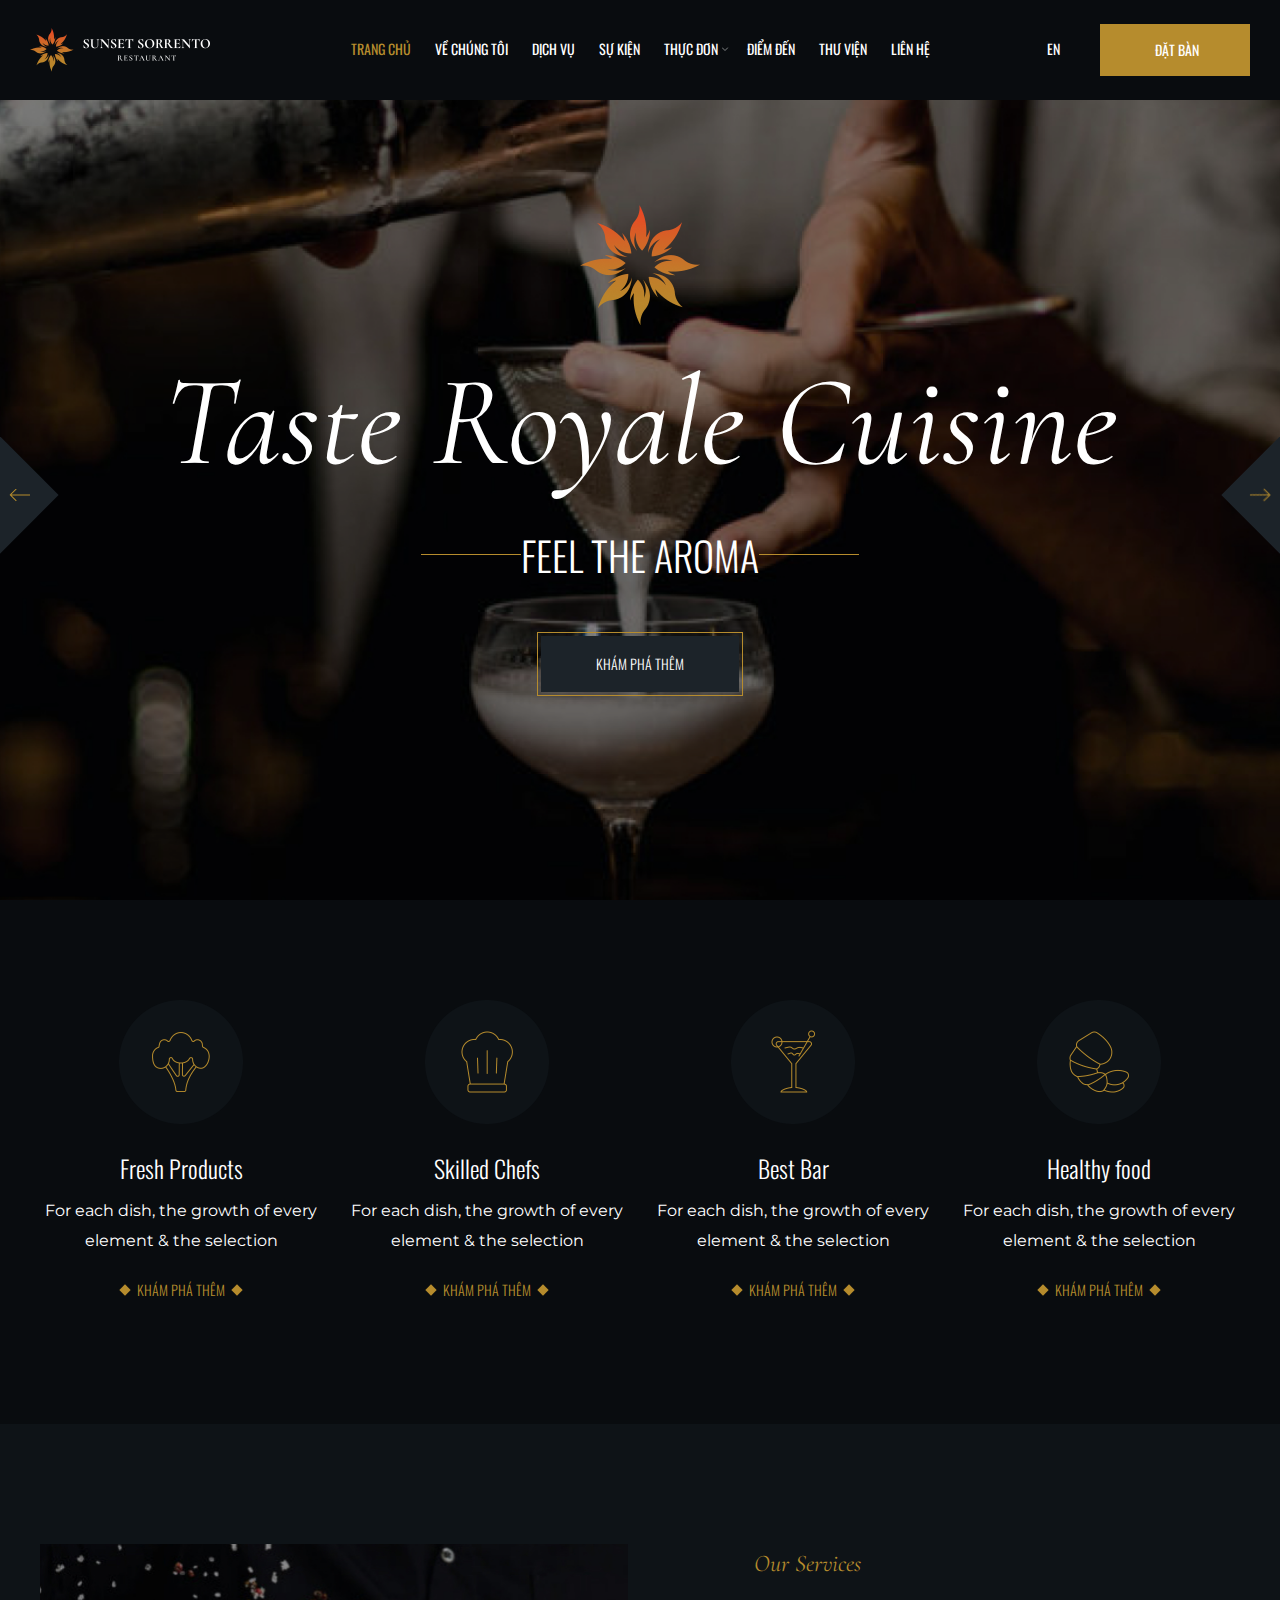
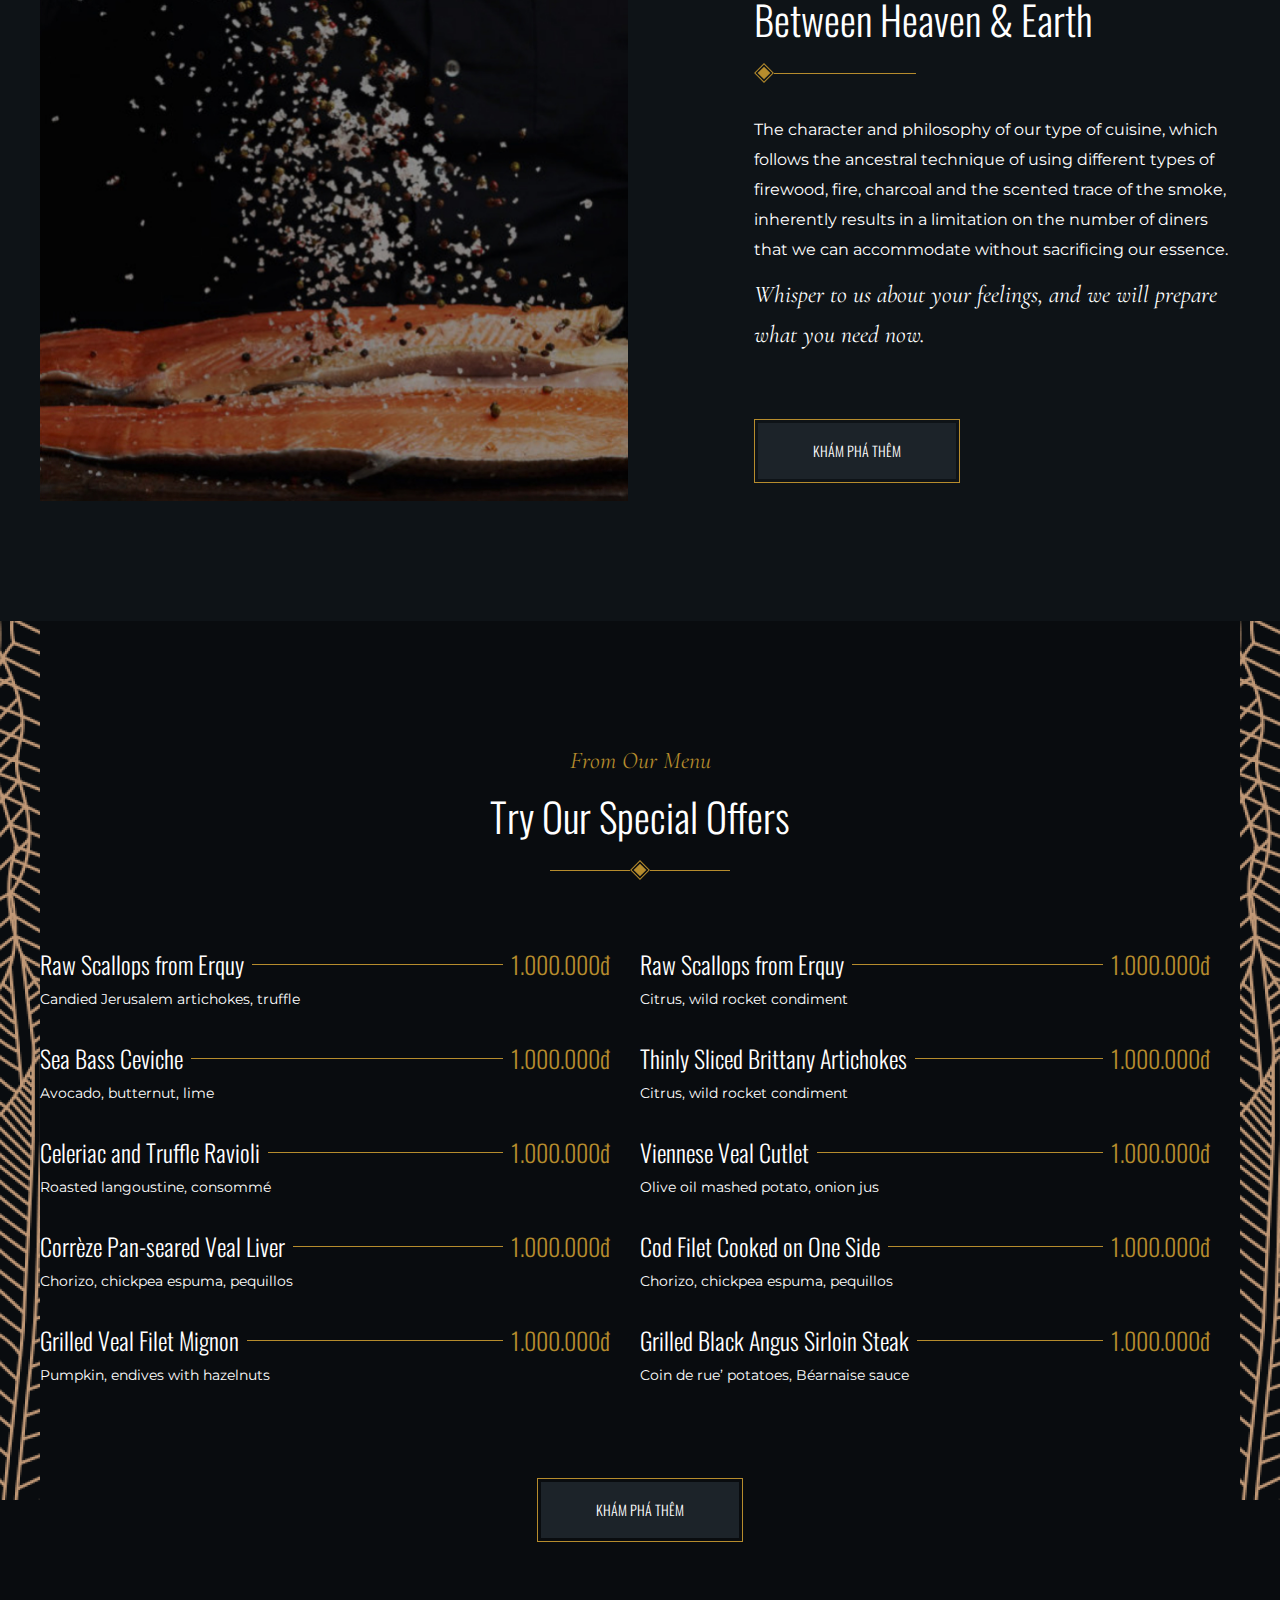
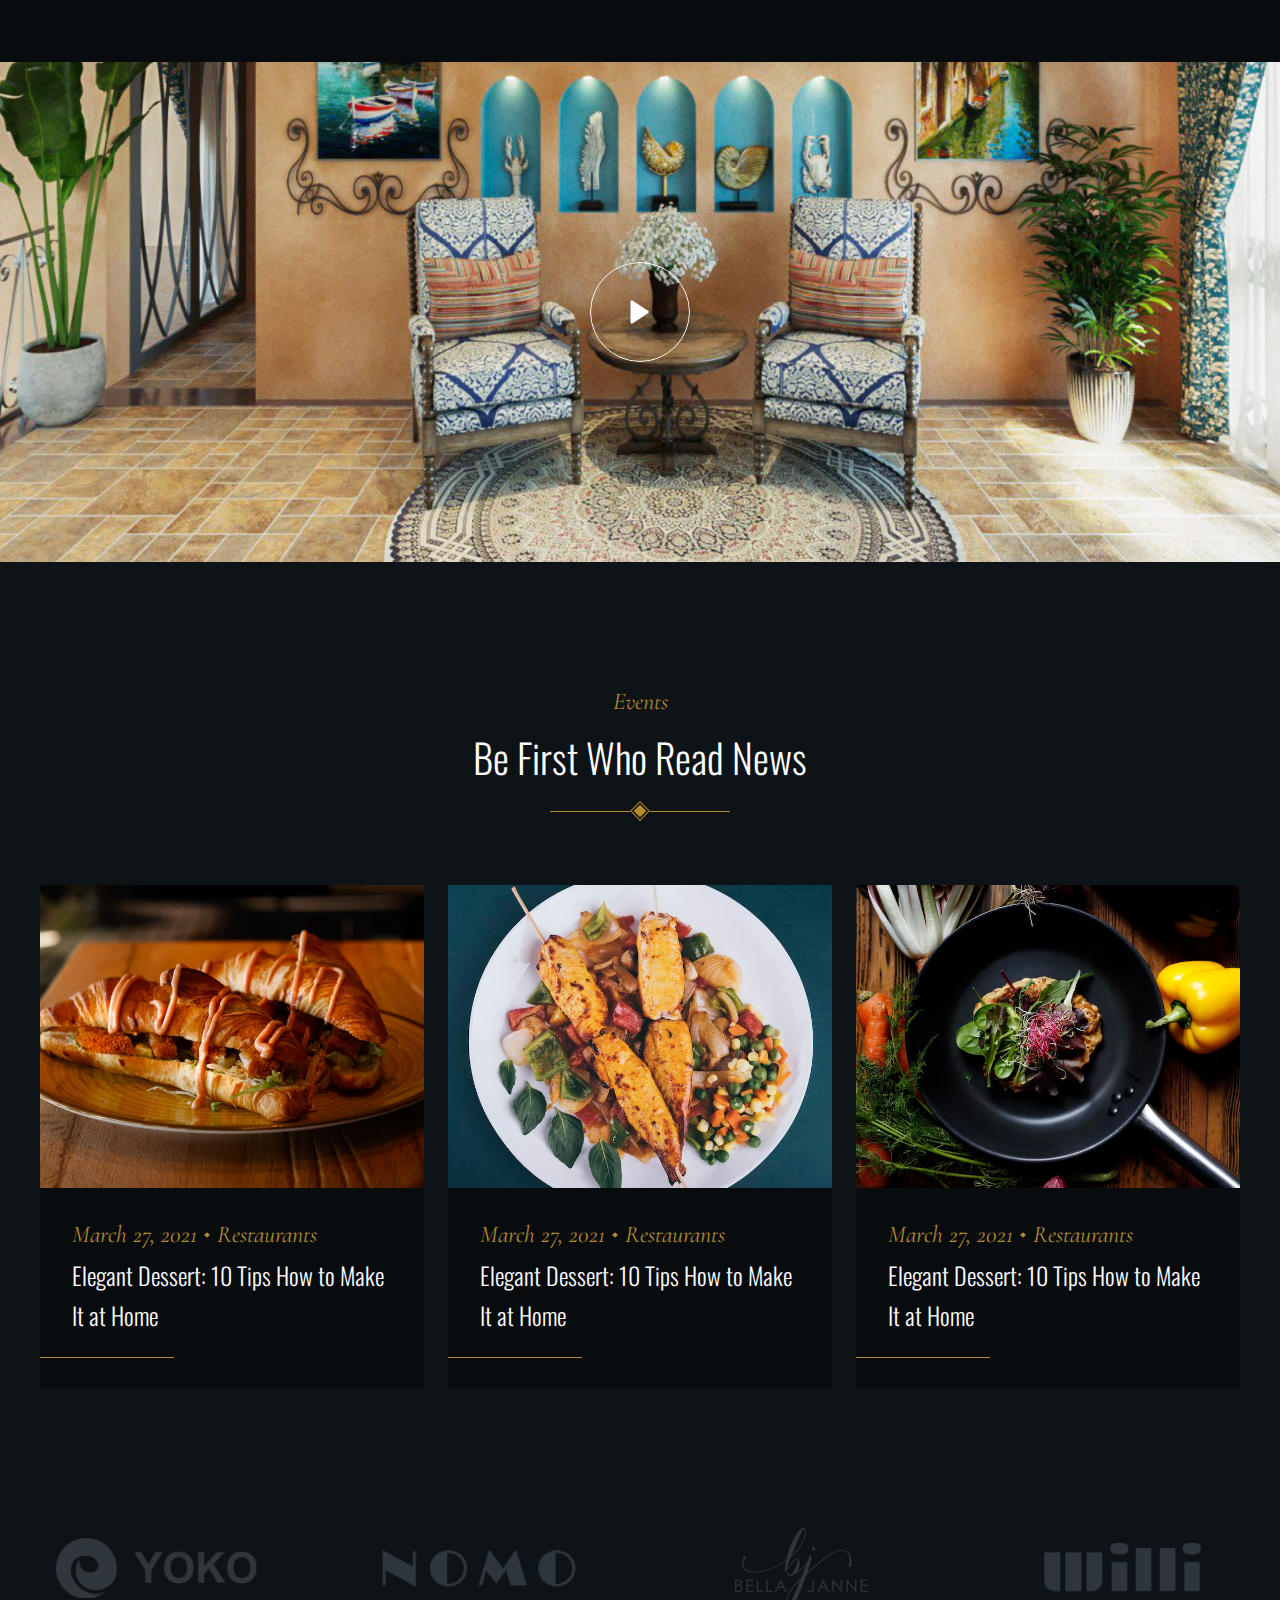
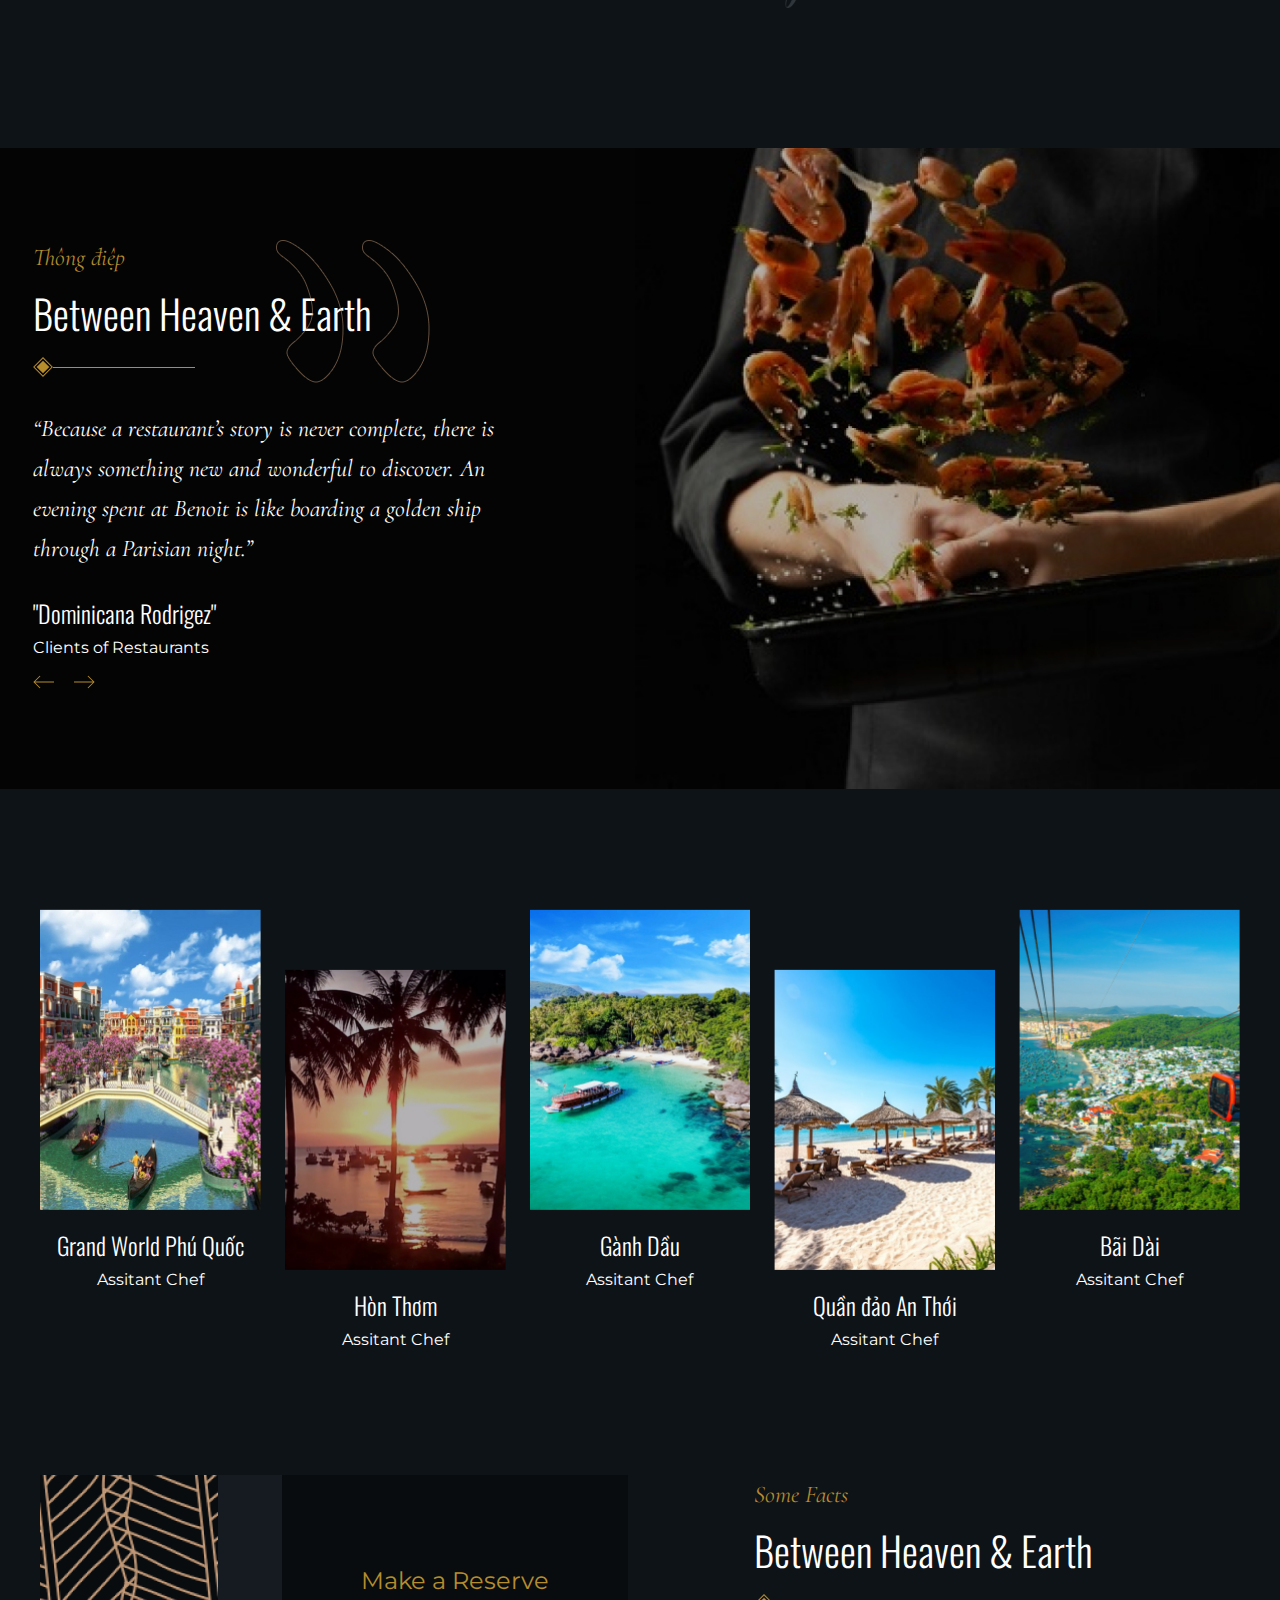
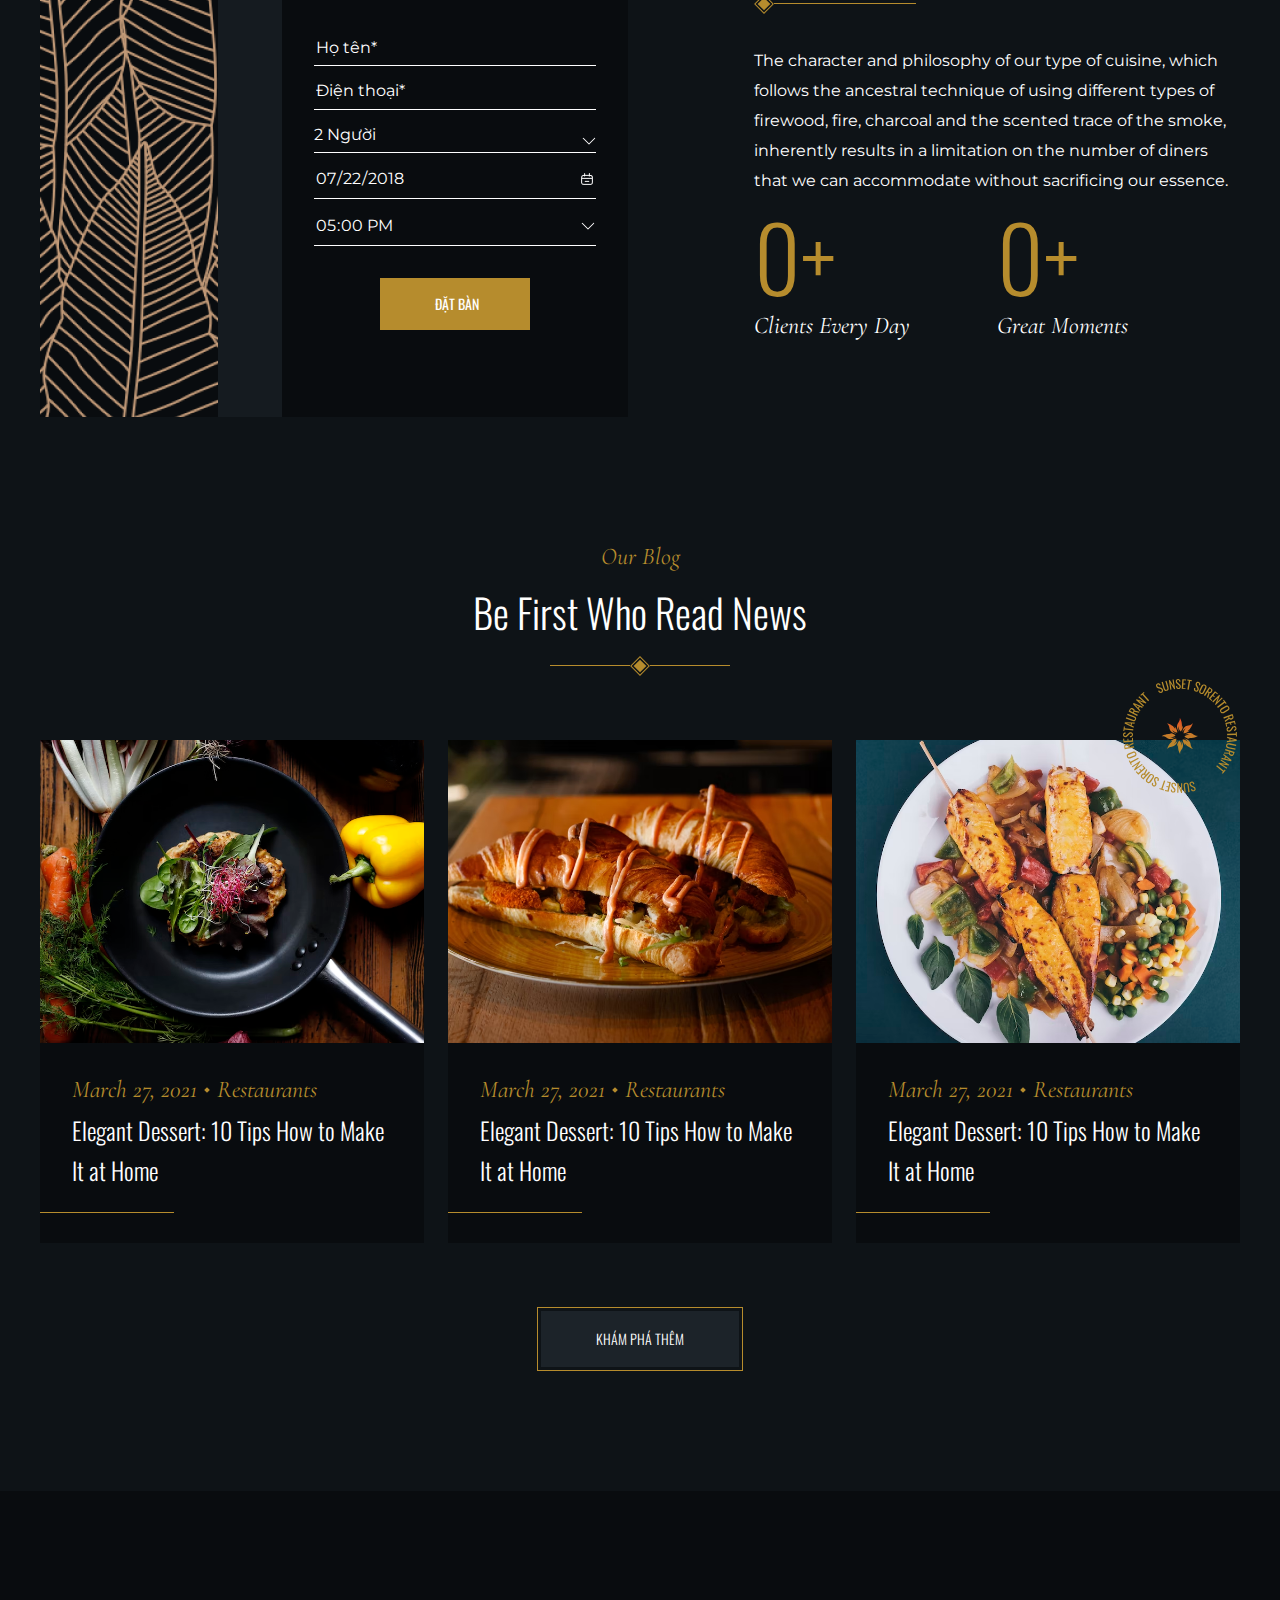
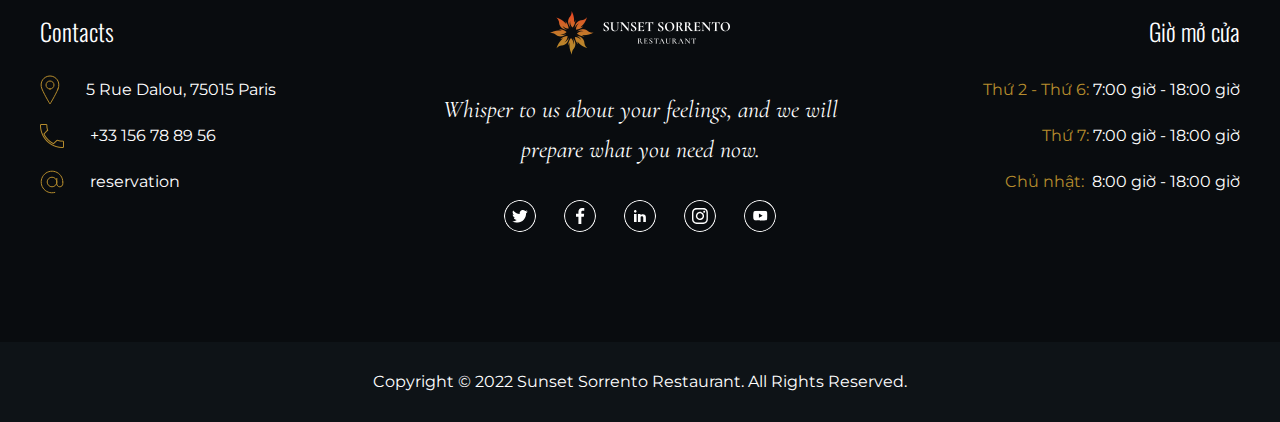
<file: index.html>
<!DOCTYPE html>
<html lang="en">

<head>
    <meta charset="UTF-8" />
    <meta name="viewport" content="width=device-width, initial-scale=1.0, maximum-scale=1.0, user-scalable=0" />
    <meta http-equiv="X-UA-Compatible" content="IE=edge,chrome=1" />
    <title>Sunset Sorrento</title>
    <link rel="icon" type="favicon" href="img/hoalogo.png">
    <meta name="title" content="">
    <meta name="description" content="">
    <meta name="keywords" content="">
    <!-- meta tag facebook -->
    <meta property="og:locale" content="vi" />
    <meta property="og:type" content="article" />
    <meta property="og:title" content="" />
    <meta property="og:description" content="" />
    <meta property="og:url" content="" />
    <meta property="og:site_name" content="" />
    <meta property="og:image" content="" />
    <!-- meta tag twitter -->
    <meta property="og:type" content="" />
    <meta property="og:title" content="" />
    <meta property="og:description" content="" />
    <meta property="og:url" content="" />
    <meta property="og:image" content="" />
    <!-- loading -->
    <style>
        .loading {
            position: fixed;
            width: 100%;
            height: 100vh;
            background-color: #000;
            z-index: 10000;
            overflow: hidden;
            opacity: 0;
            pointer-events: none;
        }
        
        .loading.active {
            overflow: visible;
            opacity: 1;
            pointer-events: all;
        }
    </style>
    <!-- nhúng css-->
    <link rel="stylesheet" href="./dest/style.min.css">
    <link rel="stylesheet" href="dest/font.css">
</head>


<body class="homepage">
    <!-- HEADER -->
    <div class="loading"> </div>
    <header class="header --home">
        <div class="container-fluid">
            <div class="iconmenu">
                <span></span>
            </div>
            <a href="index.html" class="logo">
                <img srcset="img/logo.png 2x" alt="">
            </a>
            <ul class="menu">
                <li><a class="active" href="index.html">TRANG CHỦ</a></li>
                <li><a href="about.html">VỀ CHÚNG TÔI</a></li>
                <li><a href="services.html">DỊCH VỤ</a></li>
                <li><a href="blog.html">SỰ KIỆN</a></li>
                <li class="submenu">
                    <a href="#" class="nav"><span>THỰC ĐƠN</span>
                        <img class="down" srcset="img/down.svg 2x" alt="">
                    </a>
                    <ul class="menudown">
                        <li><a href="mona.html">Món Á</a></li>
                        <li><a href="monau.html">Món Âu</a></li>
                        <li><a href="monau.html">Tráng Miệng</a></li>
                    </ul>
                </li>
                <li><a href="place.html">ĐIỂM ĐẾN</a></li>
                <li><a href="library.html">THƯ VIỆN</a></li>
                <li><a href="contact.html">LIÊN HỆ</a></li>
                <div class="button">
                    <a href="contact.html" class="order">ĐẶT BÀN</a>
                </div>
            </ul>
            <div class="header__left">
                <div class="header__left-lang">
                    <span>EN</span>
                    <ul class="down">
                        <li class="item"><a href="" target="_blank">VN</a></li>
                        <li class="item"><a href="" target="_blank">USA</a></li>
                        <li class="item"><a href="" target="_blank">CN</a></li>
                    </ul>
                </div>
                <div class="button">
                    <a href="contact.html" class="order">ĐẶT BÀN</a>
                </div>
            </div>
        </div>

    </header>
    <div class="top">
        <svg width="50" height="50" viewBox="0 0 50 50" fill="none" xmlns="http://www.w3.org/2000/svg">
        <path d="M25 1C38.2597 1 49 11.7403 49 25C49 38.2597 38.2597 49 25 49C11.7403 49 1 38.2597 1 25C1 11.7403 11.7403 1 25 1Z" stroke="#B68C2D"/>
        <path d="M25 16L25.3556 15.6485L25 15.2887L24.6444 15.6485L25 16ZM24.5 34.213V34.713L25.5 34.713V34.213L24.5 34.213ZM34.3556 24.755L25.3556 15.6485L24.6444 16.3515L33.6444 25.458L34.3556 24.755ZM24.6444 15.6485L15.6444 24.755L16.3556 25.458L25.3556 16.3515L24.6444 15.6485ZM24.5 16V34.213L25.5 34.213V16L24.5 16Z" fill="#B68C2D"/>
    </svg>
    </div>
    <!-- MAIN -->
    <main class="mainwrapper">
        <section class="scslider">
            <div class="scslider__list">
                <div class="scslider__list-item">
                    <div class="img">
                        <img class="banner-slider" src="img/slider1.jpg" alt="Sunset">
                    </div>
                    <div class="textbox">
                        <img class="flower" srcset="img/hoalogo.png 2x" alt="">
                        <h2 class="textbox__title">Taste Royale Cuisine</h2>
                        <h3 class="h3-oswald"><span>FEEL THE AROMA</span></h3>
                        <div class="btn">
                            <a href="mona.html" class="btn-sunset">
                                <span class="span-btn">khám phá thêm</span>
                            </a>
                        </div>
                    </div>
                </div>
                <div class="scslider__list-item">
                    <div class="img">
                        <img class="banner-slider" src="img/slider2.avif " alt="Sunset">
                    </div>
                    <div class="textbox ">
                        <img class="flower" srcset="img/hoalogo.png 2x" alt="">
                        <h2 class="textbox__title">Croque Monsieur</h2>
                        <h3 class="h3-oswald"><span>FEEL THE AROMA</span></h3>
                        <div class="btn">
                            <a href="mona.html" class="btn-sunset">
                                <span class="span-btn">khám phá thêm</span>
                            </a>
                        </div>
                    </div>
                </div>
                <div class="scslider__list-item">
                    <div class="img">
                        <img class="banner-slider" src="img/slider3.avif " alt="Sunset">
                    </div>
                    <div class="textbox ">
                        <img class="flower" srcset="img/hoalogo.png 2x" alt="">
                        <h2 class="textbox__title">Nicoise Bouillabaisse</h2>
                        <h3 class="h3-oswald"><span>FEEL THE AROMA</span></h3>
                        <div class="btn">
                            <a href="monau.html" class="btn-sunset">
                                <span class="span-btn">khám phá thêm</span>
                            </a>
                        </div>
                    </div>
                </div>
            </div>
            <div class="container-fluid">
                <div class="scslider__triangle">
                    <span class="scslider__triangle-item --pre ">
                        <img src="img/next.svg" alt="">
                    </span>
                    <span class="scslider__triangle-item --next">
                        <img src="img/next.svg " alt="">
                    </span>
                </div>
            </div>

        </section>
        <section class="scbenefit">
            <div class="container">
                <div class="scbenefit__list">
                    <div class="scbenefit__list-item">
                        <div class="img">
                            <img srcset="img/info-item1.png 2x" alt="Fresh Products">
                        </div>
                        <div class="content">
                            <a href="#">
                                <h4 class="h4-oswald">Fresh Products</h4>
                            </a>
                            <p class="text">
                                For each dish, the growth of every element & the selection
                            </p>
                        </div>
                        <a href="mona.html" class="scbnf-btn">
                            <span class="span-btn">khám phá thêm</span>
                        </a>
                    </div>
                    <div class="scbenefit__list-item">
                        <div class="img">
                            <img srcset="img/info-item2.png 2x" alt="Fresh Products">
                        </div>
                        <div class="content">
                            <a href="#">
                                <h4 class="h4-oswald">Skilled Chefs</h4>
                            </a>
                            <p class="text">
                                For each dish, the growth of every element & the selection
                            </p>
                        </div>
                        <a href="library.html" class="scbnf-btn">
                            <span>khám phá thêm</span>
                        </a>
                    </div>
                    <div class="scbenefit__list-item">
                        <div class="img">
                            <img srcset="img/info-item3.png 2x" alt="Fresh Products">
                        </div>
                        <div class="content">
                            <a href="#">
                                <h4 class="h4-oswald">Best Bar</h4>
                            </a>
                            <p class="text">
                                For each dish, the growth of every element & the selection
                            </p>
                        </div>
                        <a href="place.html" class="scbnf-btn">
                            <span>khám phá thêm</span>
                        </a>
                    </div>
                    <div class="scbenefit__list-item">
                        <div class="img">
                            <img srcset="img/info-item4.png 2x" alt="Fresh Products">
                        </div>
                        <div class="content">
                            <a href="#">
                                <h4 class="h4-oswald">Healthy food</h4>
                            </a>
                            <p class="text">
                                For each dish, the growth of every element & the selection
                            </p>
                        </div>
                        <a href="mona.html" class="scbnf-btn">
                            <span>khám phá thêm</span>
                        </a>
                    </div>
                </div>
            </div>
        </section>
        <section class="scservices pd">
            <div class="container">
                <div class="scservices__img">
                    <img src="img/svc.jpg" alt="">
                </div>
                <div class="content">
                    <div class="textbox ">
                        <h4 class="h4-cormorant">Our Services</h4>
                        <h3 class="h3-oswald">Between Heaven & Earth</h3>
                        <div class="line line--left">
                            <div class="line-decor">
                            </div>
                        </div>
                    </div>
                    <div class="content-right">
                        <p class="description normal">
                            The character and philosophy of our type of cuisine, which follows the ancestral technique of using different types of firewood, fire, charcoal and the scented trace of the smoke, inherently results in a limitation on the number of diners that we can
                            accommodate without sacrificing our essence.
                        </p>
                        <p class="description-italic h4-cormorant">Whisper to us about your feelings, and we will prepare what you need now.</p>
                    </div>
                    <div class="btn">
                        <a href="services.html" class="btn-sunset">
                            <span class="span-btn">khám phá thêm</span>
                        </a>
                    </div>
                </div>
            </div>
        </section>
        <section class="scmenu pd">
            <div class="bgr">
                <img class="bgr-left-right" src="img/bgr-left-right.png" alt="">
                <img class="bgr-left-right" src="img/bgr-left-right.png" alt="">
            </div>
            <div class="container">
                <div class="textbox tbx--center">
                    <h4 class="h4-cormorant">From Our Menu</h4>
                    <h3 class="h3-oswald">Try Our Special Offers</h3>
                    <div class="line line--center">
                        <div class="line-decor"></div>
                    </div>
                </div>
                <div class="scmenu__list">
                    <div class="scmenu__list-item">
                        <div class="price">
                            <h4 class="h4-oswald">Raw Scallops from Erquy</h4>
                            <span class="price-item">1.000.000đ</span>
                        </div>
                        <span class="text"> Candied Jerusalem artichokes, truffle</span>
                    </div>
                    <div class="scmenu__list-item">
                        <div class="price">
                            <h4 class="h4-oswald">Raw Scallops from Erquy</h4>
                            <span class="price-item">1.000.000đ</span>
                        </div>
                        <span class="text"> Citrus, wild rocket condiment</span>
                    </div>
                    <div class="scmenu__list-item">
                        <div class="price">
                            <h4 class="h4-oswald">Sea Bass Ceviche</h4>
                            <span class="price-item">1.000.000đ</span>
                        </div>
                        <span class="text">Avocado, butternut, lime </span>
                    </div>
                    <div class="scmenu__list-item">
                        <div class="price">
                            <h4 class="h4-oswald">Thinly Sliced Brittany Artichokes</h4>
                            <span class="price-item">1.000.000đ</span>
                        </div>
                        <span class="text"> Citrus, wild rocket condiment</span>
                    </div>
                    <div class="scmenu__list-item">
                        <div class="price">
                            <h4 class="h4-oswald">Celeriac and Truffle Ravioli</h4>
                            <span class="price-item">1.000.000đ</span>
                        </div>
                        <span class="text">Roasted langoustine, consommé</span>
                    </div>
                    <div class="scmenu__list-item">
                        <div class="price">
                            <h4 class="h4-oswald">Viennese Veal Cutlet</h4>
                            <span class="price-item">1.000.000đ</span>
                        </div>
                        <span class="text">Olive oil mashed potato, onion jus</span>
                    </div>
                    <div class="scmenu__list-item">
                        <div class="price">
                            <h4 class="h4-oswald">Corrèze Pan-seared Veal Liver</h4>
                            <span class="price-item">1.000.000đ</span>
                        </div>
                        <span class="text">Chorizo, chickpea espuma, pequillos</span>
                    </div>
                    <div class="scmenu__list-item">
                        <div class="price">
                            <h4 class="h4-oswald">Cod Filet Cooked on One Side</h4>
                            <span class="price-item">1.000.000đ</span>
                        </div>
                        <span class="text">Chorizo, chickpea espuma, pequillos</span>
                    </div>
                    <div class="scmenu__list-item">
                        <div class="price">
                            <h4 class="h4-oswald">Grilled Veal Filet Mignon</h4>
                            <span class="price-item">1.000.000đ</span>
                        </div>
                        <span class="text">Pumpkin, endives with hazelnuts</span>
                    </div>
                    <div class="scmenu__list-item">
                        <div class="price">
                            <h4 class="h4-oswald">Grilled Black Angus Sirloin Steak </h4>
                            <span class="price-item">1.000.000đ</span>
                        </div>
                        <span class="text">Coin de rue’ potatoes, Béarnaise sauce                        </span>
                    </div>
                </div>
                <div class="btn">
                    <a href="mona.html" class="btn-sunset">
                        <span class="span-btn">khám phá thêm</span>
                    </a>
                </div>
            </div>
        </section>
        <section class="video">
            <div class="img" data-id="5AjOLbRBFaE">
                <img class="banner" src="img/video-img.jpg" alt="">
            </div>
            <img class="btn-play" src="img/play.svg" alt="">
        </section>
        <section class="scevents pd">
            <div class="container">
                <div class="textbox tbx--center">
                    <h4 class="h4-cormorant">Events</h4>
                    <h3 class="h3-oswald">Be First Who Read News</h3>
                    <div class="line line--center">
                        <div class="line-decor"></div>
                    </div>
                </div>
                <div class="boxs">
                    <div class="boxs__item active">
                        <a href="event.html" class="boxs__item-img">
                            <img src="img/event1.avif" alt="">
                        </a>
                        <div class="boxs__item-content">
                            <h4 class="h4-cormorant">March 27, 2021<span>Restaurants</span></h4>
                            <a href="event.html">
                                <h4 class="h4-oswald"> Elegant Dessert: 10 Tips How to Make It at Home </h4>
                            </a>
                        </div>
                    </div>
                    <div class="boxs__item">
                        <a href="event.html" class="boxs__item-img">
                            <img src="img/event2.avif" alt="">
                        </a>
                        <div class="boxs__item-content">
                            <h4 class="h4-cormorant">March 27, 2021<span>Restaurants</span></h4>
                            <a href="event.html">
                                <h4 class="h4-oswald">Elegant Dessert: 10 Tips How to Make It at Home </h4>
                            </a>
                        </div>
                    </div>
                    <div class="boxs__item">
                        <a href="event.html" class="boxs__item-img">
                            <img src="img/event3.avif" alt="">
                        </a>
                        <div class="boxs__item-content">
                            <h4 class="h4-cormorant">March 27, 2021<span>Restaurants</span></h4>
                            <a href="event.html">
                                <h4 class="h4-oswald">Elegant Dessert: 10 Tips How to Make It at Home </h4>
                            </a>
                        </div>
                    </div>
                </div>
            </div>
        </section>
        <section class="sccompany pd">
            <img class="sccompany__item-img" src="img/c1.png" alt="Yoko">
            <img class="sccompany__item-img" src="img/c2.png" alt="Nomo">
            <img class="sccompany__item-img" src="img/c3.png " alt="Bella Janne">
            <img class="sccompany__item-img" src="img/c4.png " alt="willi">
            <img class="sccompany__item-img" src="img/c1.png" alt="Yoko">
            <img class="sccompany__item-img" src="img/c2.png" alt="Nomo">
            <img class="sccompany__item-img" src="img/c3.png " alt="Bella Janne">
            <img class="sccompany__item-img" src="img/c4.png " alt="willi">
        </section>
        <section class="thongdiep">
            <div class="thongdiep__left">
                <div class="textbox tbx--left">
                    <h4 class="h4-cormorant">Thông điệp</h4>
                    <h3 class="h3-oswald">Between Heaven & Earth</h3>
                    <div class="thongdiep-bgr">
                        <img srcset="img/phayphay.png 2x" alt="">
                    </div>
                    <div class="line line--left">
                        <div class="line-decor"></div>
                    </div>
                </div>
                <div class="contentSlider">
                    <div class="content">
                        <p class="paragrapth h4-cormorant">
                            “Because a restaurant’s story is never complete, there is always something new and wonderful to discover. An evening spent at Benoit is like boarding a golden ship through a Parisian night.”
                        </p>
                        <div class="content-right">
                            <h4 class="info__name h4-oswald">"Dominicana Rodrigez"</h4>
                            <p>Clients of Restaurants</p>
                        </div>
                    </div>
                    <div class="content">
                        <p class="paragrapth h4-cormorant">
                            "Beef steak is referred to as just "steak" and can be purchased uncooked in supermarkets, butchers, and some smallgood shops. It is sold cooked as a meal in almost every.”
                        </p>
                        <div class="content-right">
                            <h4 class="info__name h4-oswald">"USDA beef grades"</h4>
                            <p>Special beef designations</p>

                        </div>
                    </div>
                    <div class="content">
                        <p class="paragrapth h4-cormorant">
                            “Restaurant specialising in modern Australian food, and is ranked based on the quality and the cut. Most venues usually have three to seven different cuts of steak on their menu and serve it.”
                        </p>
                        <div class="content-right">
                            <h4 class="info__name h4-oswald">"Flat iron steak"</h4>
                            <p>United Kingdom</p>
                        </div>
                    </div>
                </div>
                <div class="info__btn">
                    <img src="img/td-next.svg" class="next" alt="">
                    <img src="img/td-next.svg" alt="" class="pre">
                </div>
            </div>
            <div class="thongdiep__right">
                <img src="img/thongdiep.jpg" alt="">
            </div>
        </section>
        <section class="scbeachs">
            <div class="container">
                <div class="listplace">
                    <div class="scbeachs__item">
                        <a href="place.html" class="scbeachs__item-img">
                            <img src="img/travelg1.jpg" alt="PhuQuoc">
                            <div class="hover">
                                <span></span>
                            </div>
                        </a>
                        <div class="scbeachs__item-title">
                            <a href="place.html">
                                <h4 class="h4-oswald"> Grand World Phú Quốc</h4>
                            </a>
                            <p class="text"> Assitant Chef</p>
                        </div>
                    </div>
                    <div class="scbeachs__item">
                        <a href="place.html" class="scbeachs__item-img">
                            <img src="img/travelg3.jpg" alt="Hòn Thơm">
                            <div class="hover">
                                <span></span>
                            </div>
                        </a>
                        <div class="scbeachs__item-title">
                            <a href="place.html">
                                <h4 class="h4-oswald"> Hòn Thơm</h4>
                            </a>
                            <p class="text"> Assitant Chef</p>
                        </div>
                    </div>
                    <div class="scbeachs__item">
                        <a href="place.html" class="scbeachs__item-img">
                            <img src="img/travelg4.jpg" alt="Gành Dầu">
                            <div class="hover">
                                <span></span>
                            </div>
                        </a>
                        <div class="scbeachs__item-title">
                            <a href="place.html">
                                <h4 class="h4-oswald">Gành Dầu</h4>
                            </a>
                            <p class="text"> Assitant Chef</p>
                        </div>
                    </div>
                    <div class="scbeachs__item">
                        <a href="place.html" class="scbeachs__item-img">
                            <img src="img/travelg5.jpg" alt="Quần đảo An Thới">
                            <div class="hover">
                                <span></span>
                            </div>
                        </a>
                        <div class="scbeachs__item-title">
                            <a href="place.html">
                                <h4 class="h4-oswald">Quần đảo An Thới</h4>
                            </a>
                            <p class="text"> Assitant Chef</p>
                        </div>
                    </div>
                    <div class="scbeachs__item">
                        <a href="place.html" class="scbeachs__item-img">
                            <img src="img/travelg2.jpg" alt="Bãi Dài">
                            <div class="hover">
                                <span></span>
                            </div>
                        </a>
                        <div class="scbeachs__item-title">
                            <a href="place.html">
                                <h4 class="h4-oswald">Bãi Dài</h4>
                            </a>
                            <p class="text"> Assitant Chef</p>
                        </div>
                    </div>
                </div>
            </div>
        </section>
        <section class="scsign">
            <div class="container">
                <div class="scsign__left">
                    <div class="bgr">
                        <img src="img/bg-make.png" alt="">
                        <span></span>
                    </div>
                    <form class="form">
                        <h4 class="form-title">Make a Reserve</h4>
                        <div class="listinput">
                            <div class="listinput__item">
                                <input type="text" placeholder="Họ tên*">
                            </div>
                            <div class="listinput__item">
                                <input type="tel" placeholder="Điện thoại*">
                            </div>
                            <div class="listinput__item ">
                                <select id="people" name="cars">
                                  <option value="volvo">2 Người</option>
                                  <option value="saab">3 Người</option>
                                  <option value="mercedes">4 Người</option>
                                </select>
                            </div>
                            <div class="listinput__item">
                                <input type="date" id="start" name="trip-start" value="2018-07-22" min="2018-01-01">
                            </div>
                            <div class="listinput__item">
                                <input type="time" name="time" value="17:00">
                            </div>
                        </div>
                        <div class="button">
                            <a href="contact.html" class="order">ĐẶT BÀN</a>
                        </div>
                    </form>
                </div>
                <div class="content">
                    <div class="textbox">
                        <h4 class="h4-cormorant">Some Facts</h4>
                        <h3 class="h3-oswald">Between Heaven & Earth</h3>
                        <div class="line line--left">
                            <div class="line-decor">
                            </div>
                        </div>
                    </div>
                    <div class="content-right">
                        <p class="description normal">
                            The character and philosophy of our type of cuisine, which follows the ancestral technique of using different types of firewood, fire, charcoal and the scented trace of the smoke, inherently results in a limitation on the number of diners that we can
                            accommodate without sacrificing our essence.
                        </p>
                    </div>
                    <div class="listnumber">
                        <div class="listnumber__item">
                            <div class="listnumber__item-number"><span data-target="200">0</span>+</div>
                            <span class="listnumber__item-text">Clients Every Day</span>
                        </div>
                        <div class="listnumber__item">
                            <div class="listnumber__item-number"> <span data-target="180">0</span>+</div>
                            <span class="listnumber__item-text">Great Moments</span>
                        </div>
                    </div>
                </div>
            </div>
        </section>
        <section class="scblog pd">
            <div class="container">
                <div class="textbox tbx--center">
                    <h4 class="h4-cormorant">Our Blog</h4>
                    <h3 class="h3-oswald">Be First Who Read News</h3>
                    <div class="line line--center">
                        <div class="line-decor"></div>
                    </div>
                </div>
                <div class="boxs">
                    <div class="logocircle">
                        <img class="logofixed" src="img/logo-circle.svg" alt="">
                    </div>
                    <div class="boxs__item">
                        <a href="blog.html" class="boxs__item-img">
                            <img src="img/event3.avif" alt="">
                        </a>
                        <div class="boxs__item-content">
                            <h4 class="h4-cormorant">March 27, 2021<span>Restaurants</span></h4>
                            <a href="blog.html">
                                <h4 class="h4-oswald"> Elegant Dessert: 10 Tips How to Make It at Home </h4>
                            </a>
                        </div>
                    </div>
                    <div class="boxs__item">
                        <a href="blog.html" class="boxs__item-img">
                            <img src="img/event1.avif" alt="">
                        </a>
                        <div class="boxs__item-content">
                            <h4 class="h4-cormorant">March 27, 2021<span>Restaurants</span></h4>
                            <a href="blog.html">
                                <h4 class="h4-oswald"> Elegant Dessert: 10 Tips How to Make It at Home </h4>
                            </a>
                        </div>
                    </div>
                    <div class="boxs__item">
                        <a href="blog.html" class="boxs__item-img">
                            <img src="img/event2.avif" alt="">
                        </a>
                        <div class="boxs__item-content">
                            <h4 class="h4-cormorant">March 27, 2021<span>Restaurants</span></h4>
                            <a href="blog.html">
                                <h4 class="h4-oswald"> Elegant Dessert: 10 Tips How to Make It at Home </h4>
                            </a>
                        </div>
                    </div>
                </div>
                <div class="btn mg">
                    <a href="blog.html" class="btn-sunset">
                        <span class="span-btn">khám phá thêm</span>
                    </a>
                </div>
            </div>
        </section>
    </main>
    <!-- FOOTER -->
    <footer class="footer pd">
        <div class="container">
            <div class="footer__contact">
                <h4 class="footer__contact-title h4-oswald">Contacts</h4>
                <div class="footer__contact-item">
                    <img src="img/icon-location.svg" alt="">
                    <p class="footer-content"> 5 Rue Dalou, 75015 Paris</p>
                </div>
                <div class="footer__contact-item">
                    <img srcset="img/phone.png 2x" alt="">
                    <p class="footer-content">+33 156 78 89 56</p>
                </div>
                <div class="footer__contact-item">
                    <img src="img/mail.svg" alt="">
                    <p class="footer-content">reservation</p>
                </div>
            </div>
            <div class="footer__sayings">
                <a href="index.html" class="logo">
                    <img srcset="img/logo.png 2x" alt="">
                </a>
                <h4 class="h4-cormorant">Whisper to us about your feelings, and we will prepare what you need now.</h4>
                <div class="listsocial">
                    <a class="listsocial__item twt" href="" target="_blank">
                        <svg width="32" height="32" viewBox="0 0 32 32" fill="none" xmlns="http://www.w3.org/2000/svg">
                            <g clip-path="url(#clip0_110_1509)">
                            <path d="M16.0008 -0.0341797C7.1588 -0.0341797 -0.0332031 7.15782 -0.0332031 15.9998C-0.0332031 24.8418 7.1588 32.0338 16.0008 32.0338C24.8428 32.0338 32.0348 24.8418 32.0348 15.9998C32.0348 7.15782 24.8428 -0.0341797 16.0008 -0.0341797ZM16.0008 30.9658C7.7488 30.9658 1.0348 24.2518 1.0348 15.9998C1.0348 7.74782 7.7488 1.03382 16.0008 1.03382C24.2528 1.03382 30.9668 7.74782 30.9668 15.9998C30.9668 24.2518 24.2528 30.9658 16.0008 30.9658Z" fill="white"/>
                            <g clip-path="url(#clip1_110_1509)">
                            <path d="M22.1064 13.1975C22.1168 13.3375 22.1168 13.4767 22.1168 13.6159C22.1168 17.8759 18.8744 22.7847 12.9488 22.7847C11.1232 22.7847 9.4272 22.2559 8 21.3375C8.2592 21.3671 8.5088 21.3775 8.7784 21.3775C10.2288 21.381 11.6381 20.896 12.7792 20.0007C12.1067 19.9886 11.4549 19.7667 10.9146 19.3661C10.3743 18.9655 9.97263 18.4063 9.7656 17.7663C9.9648 17.7959 10.1648 17.8159 10.3744 17.8159C10.6632 17.8159 10.9536 17.7759 11.2232 17.7063C10.4934 17.559 9.83718 17.1634 9.36609 16.5869C8.89501 16.0104 8.63815 15.2885 8.6392 14.5439V14.5039C9.0688 14.7431 9.5672 14.8927 10.0952 14.9127C9.65287 14.6188 9.29018 14.22 9.03947 13.7518C8.78877 13.2836 8.65785 12.7606 8.6584 12.2295C8.6584 11.6311 8.8176 11.0823 9.0968 10.6039C9.90651 11.6 10.9164 12.4148 12.0611 12.9957C13.2057 13.5765 14.4596 13.9105 15.7416 13.9759C15.692 13.7359 15.6616 13.4871 15.6616 13.2375C15.6614 12.8143 15.7446 12.3952 15.9065 12.0041C16.0683 11.6131 16.3057 11.2578 16.6049 10.9585C16.9042 10.6592 17.2595 10.4219 17.6506 10.26C18.0416 10.0981 18.4608 10.0149 18.884 10.0151C19.812 10.0151 20.6496 10.4039 21.2384 11.0327C21.9598 10.8932 22.6516 10.6299 23.2832 10.2543C23.0427 10.999 22.539 11.6304 21.8664 12.0303C22.5062 11.9574 23.1315 11.7891 23.7216 11.5311C23.2809 12.1736 22.7348 12.737 22.1064 13.1975Z" fill="white"/>
                            </g>
                            </g>
                            <defs>
                            <clipPath id="clip0_110_1509">
                            <rect width="32" height="32" fill="white"/>
                            </clipPath>
                            <clipPath id="clip1_110_1509">
                            <rect width="16" height="12.8" fill="white" transform="translate(8 10)"/>
                            </clipPath>
                            </defs>
                            </svg>
                    </a>
                    <a class="listsocial__item fb" href="" target="_blank">
                        <svg width="32" height="32" viewBox="0 0 32 32" fill="none" xmlns="http://www.w3.org/2000/svg">
                            <path d="M16 0C7.17675 0 0 7.17675 0 16C0 24.8233 7.17675 32 16 32C24.8233 32 32 24.8233 32 16C32 7.17675 24.8233 0 16 0ZM16 30.9343C7.7655 30.9343 1.06574 24.2345 1.06574 16C1.06574 7.7655 7.7655 1.06574 16 1.06574C24.2345 1.06574 30.9343 7.7655 30.9343 16C30.9343 24.2345 24.2345 30.9343 16 30.9343Z" fill="white"/>
                            <path d="M14.4294 23.949H17.3532V16.6645H19.798L20.1672 13.8305H17.3532V12.0143C17.3532 11.1961 17.5827 10.6373 18.7602 10.6373H20.267V8.09268C20.0075 8.06274 19.1194 7.98291 18.0816 7.98291C15.9063 7.98291 14.4294 9.31009 14.4294 11.7349V13.8305H11.9746V16.6645H14.4294V23.949Z" fill="white"/>
                        </svg>
                    </a>
                    <a class="listsocial__item inl" href="" target="_blank">
                        <svg width="32" height="32" viewBox="0 0 32 32" fill="none" xmlns="http://www.w3.org/2000/svg">
                            <g clip-path="url(#clip0_110_1519)">
                            <path d="M16.0008 -0.0341797C7.1588 -0.0341797 -0.0332031 7.15782 -0.0332031 15.9998C-0.0332031 24.8418 7.1588 32.0338 16.0008 32.0338C24.8428 32.0338 32.0348 24.8418 32.0348 15.9998C32.0348 7.15782 24.8428 -0.0341797 16.0008 -0.0341797ZM16.0008 30.9658C7.7488 30.9658 1.0348 24.2518 1.0348 15.9998C1.0348 7.74782 7.7488 1.03382 16.0008 1.03382C24.2528 1.03382 30.9668 7.74782 30.9668 15.9998C30.9668 24.2518 24.2528 30.9658 16.0008 30.9658Z" fill="white"/>
                            <g clip-path="url(#clip1_110_1519)">
                            <path d="M16.6003 22H13.9336V14H16.6003V15.3333C16.881 14.9762 17.2373 14.6856 17.6436 14.4824C18.0499 14.2792 18.4961 14.1684 18.9503 14.158C19.7445 14.1624 20.5046 14.4816 21.0639 15.0456C21.6231 15.6096 21.9359 16.3724 21.9336 17.1667V22H19.2669V17.5C19.2153 17.1397 19.0354 16.8102 18.7601 16.572C18.4849 16.3339 18.1329 16.2032 17.7689 16.204C17.606 16.2091 17.4458 16.2471 17.298 16.3157C17.1502 16.3843 17.0177 16.482 16.9085 16.6031C16.7994 16.7241 16.7158 16.8659 16.6629 17.0201C16.6099 17.1742 16.5886 17.3374 16.6003 17.5V22ZM12.6003 22H9.93359V14H12.6003V22ZM11.2669 12.6667C10.9133 12.6667 10.5742 12.5262 10.3241 12.2761C10.0741 12.0261 9.93359 11.687 9.93359 11.3333C9.93359 10.9797 10.0741 10.6406 10.3241 10.3905C10.5742 10.1405 10.9133 10 11.2669 10C11.6205 10 11.9597 10.1405 12.2097 10.3905C12.4598 10.6406 12.6003 10.9797 12.6003 11.3333C12.6003 11.687 12.4598 12.0261 12.2097 12.2761C11.9597 12.5262 11.6205 12.6667 11.2669 12.6667Z" fill="white"/>
                            </g>
                            </g>
                            <defs>
                            <clipPath id="clip0_110_1519">
                            <rect width="32" height="32" fill="white"/>
                            </clipPath>
                            <clipPath id="clip1_110_1519">
                            <rect width="12" height="12" fill="white" transform="translate(9.93359 10)"/>
                            </clipPath>
                            </defs>
                        </svg>
                    </a>
                    <a class="listsocial__item ins" href="" target="_blank">
                        <svg width="32" height="32" viewBox="0 0 32 32" fill="none" xmlns="http://www.w3.org/2000/svg">
                            <path d="M16 0C7.17675 0 0 7.17675 0 16C0 24.8233 7.17675 32 16 32C24.8233 32 32 24.8233 32 16C32 7.17675 24.8233 0 16 0ZM16 30.9343C7.7655 30.9343 1.06574 24.2345 1.06574 16C1.06574 7.7655 7.7655 1.06574 16 1.06574C24.2345 1.06574 30.9343 7.7655 30.9343 16C30.9343 24.2345 24.2345 30.9343 16 30.9343Z" fill="white"/>
                            <g clip-path="url(#clip0_110_1525)">
                            <path d="M15.9661 11.8748C15.1569 11.8748 14.3659 12.1148 13.6931 12.5643C13.0203 13.0139 12.4959 13.6529 12.1862 14.4004C11.8766 15.148 11.7956 15.9707 11.9534 16.7643C12.1113 17.5579 12.5009 18.2869 13.0731 18.8591C13.6453 19.4313 14.3743 19.8209 15.1679 19.9788C15.9616 20.1367 16.7842 20.0556 17.5318 19.746C18.2794 19.4363 18.9184 18.9119 19.3679 18.2391C19.8175 17.5663 20.0574 16.7753 20.0574 15.9661C20.0587 15.4285 19.9538 14.8959 19.7487 14.3989C19.5435 13.9019 19.2422 13.4504 18.862 13.0702C18.4819 12.69 18.0303 12.3887 17.5333 12.1836C17.0364 11.9784 16.5038 11.8735 15.9661 11.8748ZM15.9661 18.6305C15.4392 18.6305 14.924 18.4742 14.4859 18.1814C14.0477 17.8887 13.7062 17.4726 13.5046 16.9857C13.3029 16.4989 13.2502 15.9632 13.353 15.4463C13.4558 14.9295 13.7095 14.4548 14.0821 14.0821C14.4548 13.7095 14.9295 13.4558 15.4463 13.353C15.9632 13.2502 16.4989 13.3029 16.9857 13.5046C17.4726 13.7062 17.8887 14.0477 18.1814 14.4859C18.4742 14.924 18.6305 15.4392 18.6305 15.9661C18.6305 16.6727 18.3497 17.3504 17.8501 17.8501C17.3504 18.3497 16.6727 18.6305 15.9661 18.6305ZM21.185 11.7052C21.185 11.9025 21.1265 12.0955 21.0169 12.2596C20.9072 12.4237 20.7514 12.5516 20.569 12.6271C20.3867 12.7026 20.186 12.7224 19.9925 12.6839C19.7989 12.6454 19.6211 12.5503 19.4815 12.4108C19.342 12.2712 19.2469 12.0934 19.2084 11.8998C19.1699 11.7063 19.1897 11.5056 19.2652 11.3233C19.3408 11.141 19.4687 10.9851 19.6328 10.8755C19.7969 10.7658 19.9898 10.7073 20.1871 10.7073C20.4518 10.7073 20.7056 10.8124 20.8928 10.9996C21.0799 11.1867 21.185 11.4405 21.185 11.7052ZM23.8893 12.703C23.9183 11.4625 23.4556 10.2608 22.602 9.36015C21.7061 8.49568 20.5039 8.02195 19.2591 8.04295C17.9619 7.98308 13.9704 7.98308 12.6731 8.04295C11.433 8.0161 10.2321 8.47853 9.33022 9.33022C8.47666 10.2309 8.01393 11.4326 8.04295 12.6731C7.98308 13.9704 7.98308 17.9619 8.04295 19.2591C8.01393 20.4997 8.47666 21.7013 9.33022 22.602C10.2321 23.4537 11.433 23.9161 12.6731 23.8893C13.9903 23.9691 17.9419 23.9691 19.2591 23.8893C20.4997 23.9183 21.7013 23.4556 22.602 22.602C23.4556 21.7013 23.9183 20.4997 23.8893 19.2591C23.9492 17.9619 23.9492 13.9704 23.8893 12.6731V12.703ZM22.1929 20.6861C22.0574 21.0293 21.8529 21.341 21.5919 21.6019C21.331 21.8628 21.0193 22.0674 20.6761 22.2029C19.127 22.5161 17.5433 22.6234 15.9661 22.5222C14.3922 22.6236 12.8118 22.5162 11.2661 22.2029C10.9229 22.0674 10.6112 21.8628 10.3503 21.6019C10.0893 21.341 9.88481 21.0293 9.74933 20.6861C9.33022 19.6283 9.42003 17.1336 9.42003 15.9761C9.42003 14.8186 9.33022 12.3139 9.74933 11.2661C9.88099 10.9195 10.0841 10.6045 10.3454 10.3414C10.6067 10.0784 10.9204 9.87328 11.2661 9.73935C12.8118 9.42599 14.3922 9.31862 15.9661 9.42003C17.5433 9.31879 19.127 9.42615 20.6761 9.73935C21.0193 9.87483 21.331 10.0794 21.5919 10.3403C21.8529 10.6012 22.0574 10.9129 22.1929 11.2561C22.612 12.3139 22.5122 14.8086 22.5122 15.9661C22.5122 17.1237 22.612 19.6283 22.1929 20.6761V20.6861Z" fill="white"/>
                            </g>
                            <defs>
                            <clipPath id="clip0_110_1525">
                            <rect width="15.9661" height="15.9661" fill="white" transform="translate(7.98242 7.98291)"/>
                            </clipPath>
                            </defs>
                        </svg>
                    </a>
                    <a class="listsocial__item ytb" href="" target="_blank">
                        <svg width="32" height="32" viewBox="0 0 32 32" fill="none" xmlns="http://www.w3.org/2000/svg">
                            <path d="M16 0C7.17675 0 0 7.17675 0 16C0 24.8233 7.17675 32 16 32C24.8233 32 32 24.8233 32 16C32 7.17675 24.8233 0 16 0ZM16 31C7.7655 31 1 24.2345 1 16C1 7.7655 7.7655 1 16 1C24.2345 1 31 7.7655 31 16C31 24.2345 24.2345 31 16 31Z" fill="white"/>
                            <g clip-path="url(#clip0_110_1529)">
                            <path d="M23.1771 12.2331C23.0961 11.9326 22.9378 11.6585 22.718 11.4382C22.4982 11.2179 22.2245 11.0589 21.9242 10.9773C20.8106 10.6715 16.3554 10.6665 16.3554 10.6665C16.3554 10.6665 11.901 10.6615 10.7867 10.9538C10.4866 11.0392 10.2134 11.2004 9.99353 11.4218C9.77362 11.6432 9.61431 11.9174 9.53091 12.2182C9.23722 13.3318 9.23438 15.6414 9.23438 15.6414C9.23438 15.6414 9.23153 17.9625 9.52309 19.0647C9.68664 19.6742 10.1666 20.1556 10.7768 20.3198C11.9018 20.6256 16.3448 20.6306 16.3448 20.6306C16.3448 20.6306 20.7999 20.6356 21.9135 20.344C22.2139 20.2625 22.4879 20.1039 22.7083 19.8841C22.9286 19.6642 23.0878 19.3906 23.17 19.0903C23.4644 17.9774 23.4666 15.6685 23.4666 15.6685C23.4666 15.6685 23.4808 13.3467 23.1771 12.2331V12.2331ZM14.9304 17.7812L14.9339 13.5145L18.6367 15.6514L14.9304 17.7812V17.7812Z" fill="white"/>
                            </g>
                            <defs>
                            <clipPath id="clip0_110_1529">
                            <rect width="14.9334" height="10.6667" fill="white" transform="translate(8.5332 10.6665)"/>
                            </clipPath>
                            </defs>
                        </svg>
                    </a>
                </div>
            </div>
            <div class="footer__time">
                <h4 class="footer__time-title h4-oswald">Giờ mở cửa</h4>
                <div class="footer__time-detail">
                    <p><span class="--cl">Thứ 2 &#8209; Thứ 6:&nbsp;</span>7:00 giờ &#8209; 18:00 giờ</p>
                    <p><span class="--cl">Thứ 7:&nbsp;</span>7:00 giờ &#8209; 18:00 giờ</p>
                    <p><span class="--cl">Chủ nhật: &nbsp;</span>8:00 giờ &#8209; 18:00 giờ</p>
                </div>

            </div>
        </div>
        <div class="end">Copyright © 2022 Sunset Sorrento Restaurant. All Rights Reserved.</div>
    </footer>

    <div class="popupvideo">
        <div class="popupvideo__item">
            <div class="popupvideo__item-iframe">
                <iframe width="100%" height="100%" src="" title="YouTube video player" frameborder="0" allow="accelerometer; autoplay; clipboard-write; encrypted-media; gyroscope; picture-in-picture; web-share" allowfullscreen></iframe>
                <div class="btnclose">
                    <img src="img/close.png" alt="">
                </div>
            </div>
        </div>
    </div>
    <script src="dest/jsmain.min.js"></script>
    <script src="dest/main.js"></script>

</body>

</html>
</file>
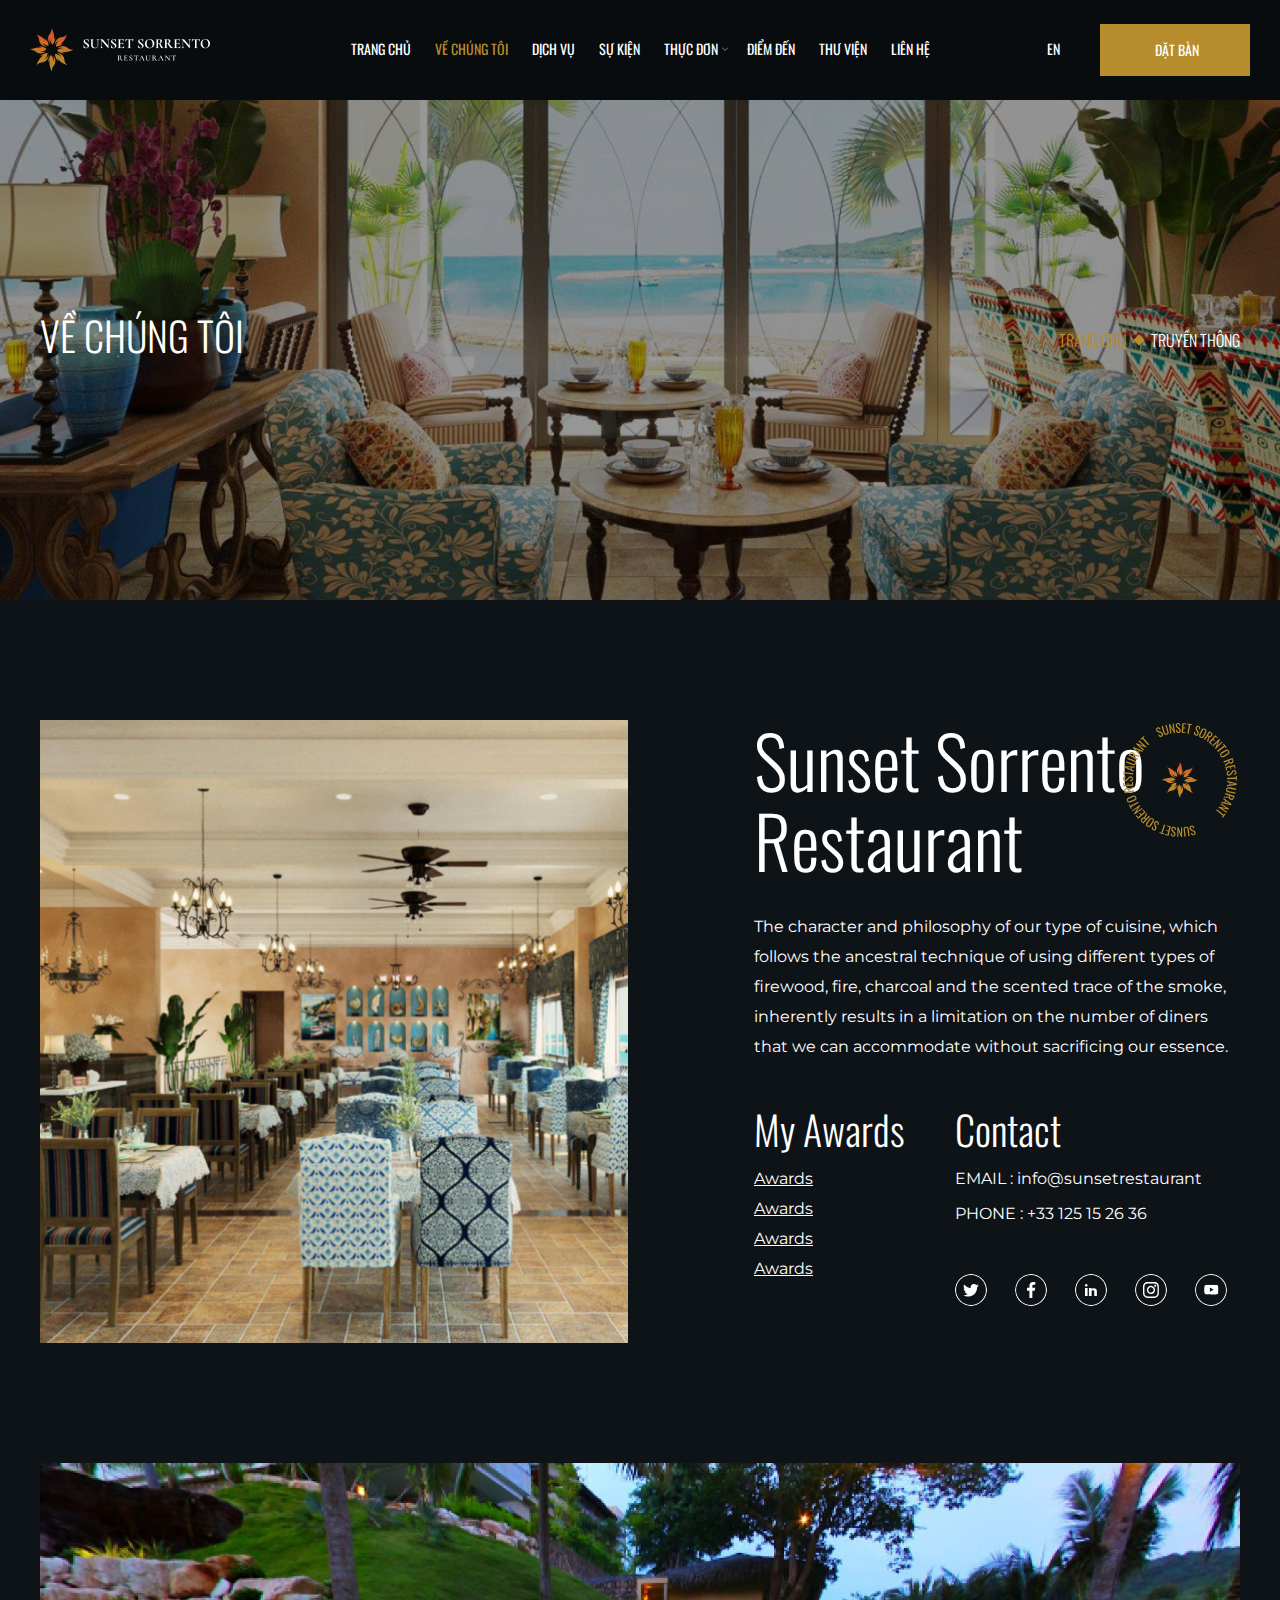
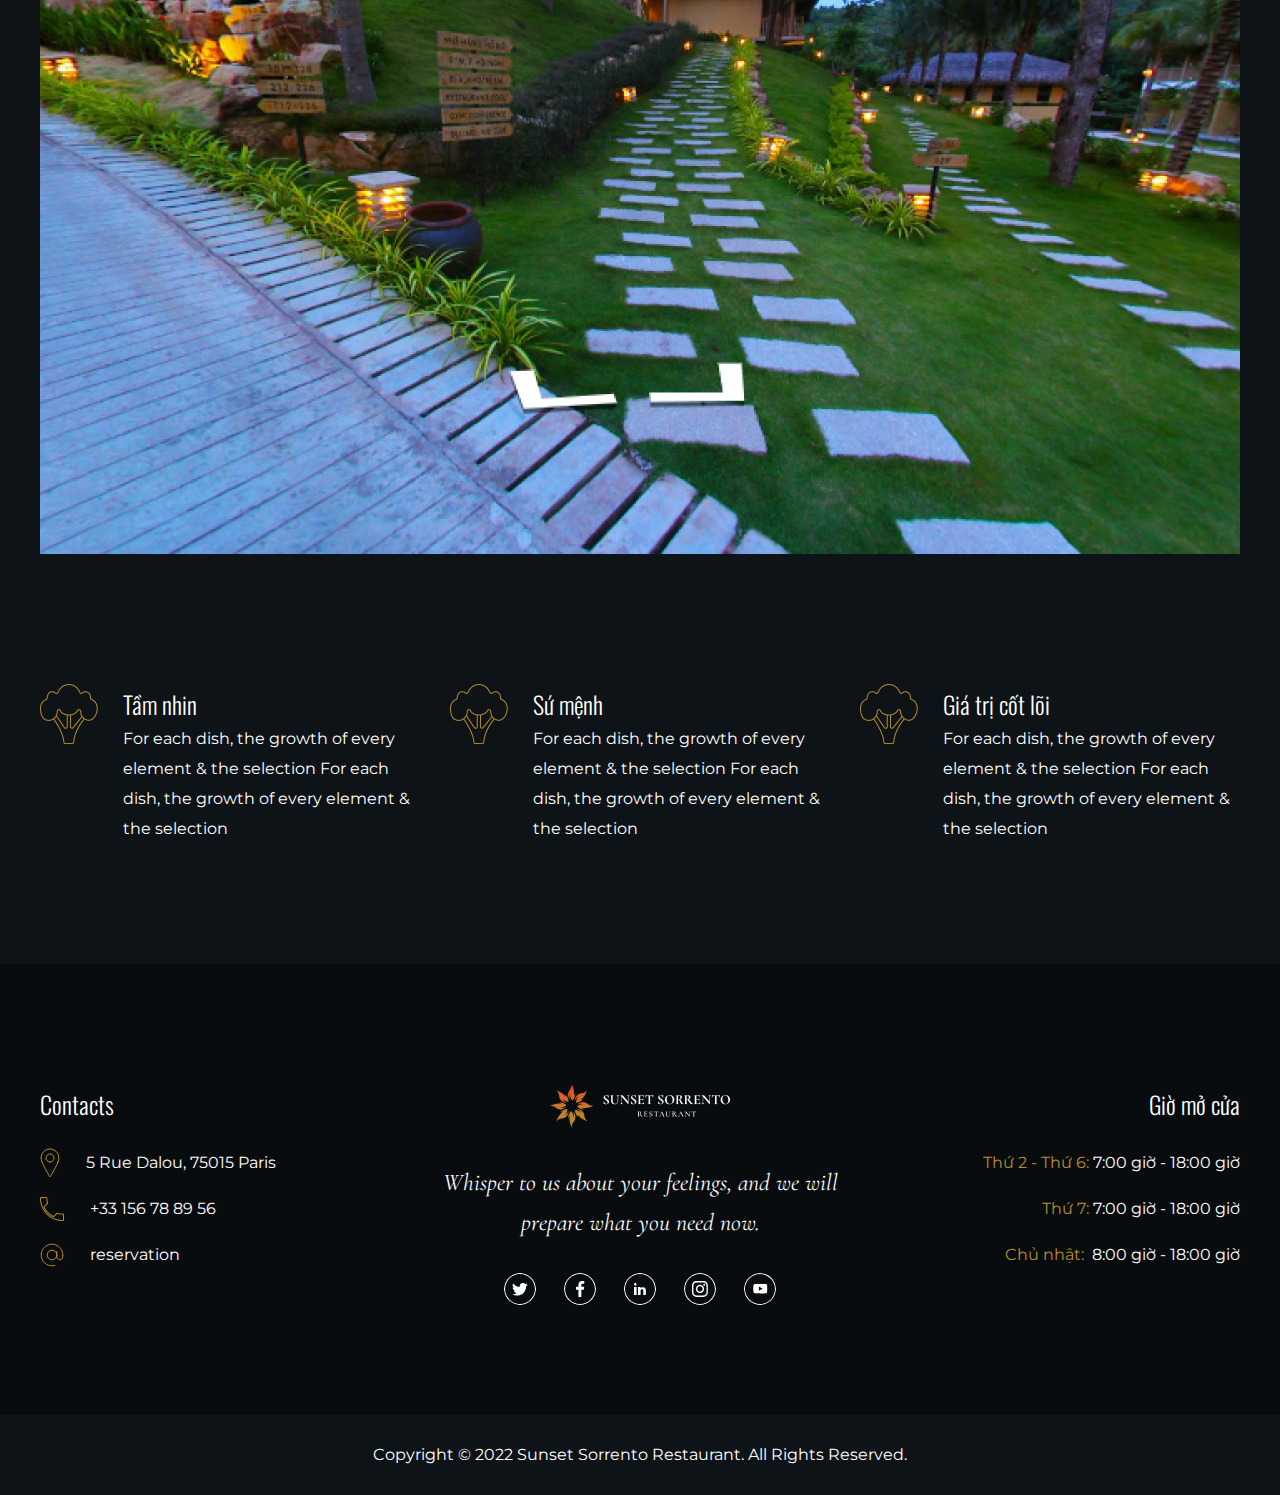
<file: about.html>
<!DOCTYPE html>
<html lang="en">

<head>
    <meta charset="UTF-8">
    <meta http-equiv="X-UA-Compatible" content="IE=edge">
    <meta name="viewport" content="width=device-width, initial-scale=1.0">
    <title>About Us Sunset Sorrento</title>
    <link rel="icon" type="favicon" href="hoalogo.ico">
    <meta name="title" content="">
    <meta name="description" content="">
    <meta name="keywords" content="">
    <!-- loading -->
    <style>
        .loading {
            position: fixed;
            width: 100%;
            height: 100vh;
            background-color: #000;
            z-index: 10000;
            overflow: hidden;
            opacity: 0;
            pointer-events: none;
        }
        
        .loading.active {
            overflow: visible;
            opacity: 1;
            pointer-events: all;
        }
    </style>
    <!-- meta tag facebook -->
    <meta property="og:locale" content="vi" />
    <meta property="og:type" content="article" />
    <meta property="og:title" content="" />
    <meta property="og:description" content="" />
    <meta property="og:url" content="" />
    <meta property="og:site_name" content="" />
    <meta property="og:image" content="" />
    <!-- meta tag twitter -->
    <meta property="og:type" content="" />
    <meta property="og:title" content="" />
    <meta property="og:description" content="" />
    <meta property="og:url" content="" />
    <meta property="og:image" content="" />
    <!-- nhúng css-->
    <link rel="stylesheet" href="./dest/style.min.css">
    <link rel="stylesheet" href="dest/font.css">
</head>

<!-- Page services -->


<body class="aboutpage">
    <div class="loading"></div>
    <header class="header">
        <div class="container-fluid">
            <div class="iconmenu">
                <span></span>
            </div>
            <a href="index.html" class="logo">
                <img srcset="img/logo.png 2x" alt="">
            </a>
            <ul class="menu">
                <li><a href="index.html">TRANG CHỦ</a></li>
                <li><a class="active" href="about.html">VỀ CHÚNG TÔI</a></li>
                <li><a href="services.html">DỊCH VỤ</a></li>
                <li><a href="contact.html">SỰ KIỆN</a></li>

                <li class="submenu">
                    <a href="#" class="nav"><span>THỰC ĐƠN</span>
                        <img class="down" srcset="img/down.svg 2x" alt="">
                    </a>
                    <ul class="menudown">
                        <li><a href="mona.html">Món Á</a></li>
                        <li><a href="monau.html">Món Âu</a></li>
                        <li><a href="monau.html">Tráng Miệng</a></li>
                    </ul>
                </li>
                <li><a href="place.html">ĐIỂM ĐẾN</a></li>
                <li><a href="library.html">THƯ VIỆN</a></li>
                <li><a href="contact.html">LIÊN HỆ</a></li>
                <div class="button">
                    <a href="contact.html" class="order">ĐẶT BÀN</a>
                </div>
            </ul>
            <div class="header__left">
                <div class="header__left-lang">
                    <span>EN</span>
                    <ul class="down">
                        <li class="item"><a href="" target="_blank">VN</a></li>
                        <li class="item"><a href="" target="_blank">USA</a></li>
                        <li class="item"><a href="" target="_blank">CN</a></li>
                    </ul>
                </div>
                <div class="button">
                    <a href="#" class="order">ĐẶT BÀN</a>
                </div>
            </div>
        </div>
    </header>
    <div class="top">
        <svg width="50" height="50" viewBox="0 0 50 50" fill="none" xmlns="http://www.w3.org/2000/svg">
        <path d="M25 1C38.2597 1 49 11.7403 49 25C49 38.2597 38.2597 49 25 49C11.7403 49 1 38.2597 1 25C1 11.7403 11.7403 1 25 1Z" stroke="#B68C2D"/>
        <path d="M25 16L25.3556 15.6485L25 15.2887L24.6444 15.6485L25 16ZM24.5 34.213V34.713L25.5 34.713V34.213L24.5 34.213ZM34.3556 24.755L25.3556 15.6485L24.6444 16.3515L33.6444 25.458L34.3556 24.755ZM24.6444 15.6485L15.6444 24.755L16.3556 25.458L25.3556 16.3515L24.6444 15.6485ZM24.5 16V34.213L25.5 34.213V16L24.5 16Z" fill="#B68C2D"/>
    </svg>
    </div>
    <main class="main">
        <section class="hero --abouthero">
            <div class="hero__banner">
                <img class="hero__banner-img" src="img/abouthero.jpg" alt="">
            </div>
            <div class="hero__textbox">
                <div class="container">
                    <a href="services.html" class="h3-oswald">VỀ CHÚNG TÔI</a>
                    <div class="hero__textbox-right">
                        <a class="page" href="index.html">TRANG CHỦ</a>
                        <a class="page --svc" href="index.html">TRUYỀN THÔNG</a>
                    </div>
                </div>
            </div>
        </section>
        <section class="scservices pd --inforestaurant">
            <div class="container">
                <div class="scservices__img">
                    <img src="img/rtr.jpg" alt="">
                </div>
                <div class="content">
                    <div class="textbox">
                        <h3 class="title-res">Sunset Sorrento Restaurant</h3>
                        <div class="logocircle">
                            <img class="logofixed" src="img/logo-circle.svg" alt="">
                        </div>
                    </div>
                    <p class="description normal">
                        The character and philosophy of our type of cuisine, which follows the ancestral technique of using different types of firewood, fire, charcoal and the scented trace of the smoke, inherently results in a limitation on the number of diners that we can
                        accommodate without sacrificing our essence.
                    </p>
                    <div class="info">
                        <div class="info__item">
                            <h4 class="info__item-title">My Awards</h4>
                            <div class="info__item-listlink">
                                <a class="text-b1" href="#">Awards</a>
                                <a class="text-b1" href="#">Awards</a>
                                <a class="text-b1" href="#">Awards</a>
                                <a class="text-b1" href="#">Awards</a>
                            </div>
                        </div>
                        <div class="info__item">
                            <h4 class="info__item-title">Contact</h4>
                            <div class="info__item-contact">
                                <div class="contact-item">
                                    <span class="email cta">EMAIL :&nbsp;</span>
                                    <span class="text-b1">info@sunsetrestaurant</span>
                                </div>
                                <div class="contact-item">
                                    <span class="phone cta">PHONE :&nbsp;</span>
                                    <span class="text-b1">+33 125 15 26 36</span>
                                </div>
                            </div>
                            <div class="listsocial">
                                <a class="listsocial__item twt" href="" target="_blank">
                                    <svg width="32" height="32" viewBox="0 0 32 32" fill="none" xmlns="http://www.w3.org/2000/svg">
                                        <g clip-path="url(#clip0_110_1509)">
                                        <path d="M16.0008 -0.0341797C7.1588 -0.0341797 -0.0332031 7.15782 -0.0332031 15.9998C-0.0332031 24.8418 7.1588 32.0338 16.0008 32.0338C24.8428 32.0338 32.0348 24.8418 32.0348 15.9998C32.0348 7.15782 24.8428 -0.0341797 16.0008 -0.0341797ZM16.0008 30.9658C7.7488 30.9658 1.0348 24.2518 1.0348 15.9998C1.0348 7.74782 7.7488 1.03382 16.0008 1.03382C24.2528 1.03382 30.9668 7.74782 30.9668 15.9998C30.9668 24.2518 24.2528 30.9658 16.0008 30.9658Z" fill="white"/>
                                        <g clip-path="url(#clip1_110_1509)">
                                        <path d="M22.1064 13.1975C22.1168 13.3375 22.1168 13.4767 22.1168 13.6159C22.1168 17.8759 18.8744 22.7847 12.9488 22.7847C11.1232 22.7847 9.4272 22.2559 8 21.3375C8.2592 21.3671 8.5088 21.3775 8.7784 21.3775C10.2288 21.381 11.6381 20.896 12.7792 20.0007C12.1067 19.9886 11.4549 19.7667 10.9146 19.3661C10.3743 18.9655 9.97263 18.4063 9.7656 17.7663C9.9648 17.7959 10.1648 17.8159 10.3744 17.8159C10.6632 17.8159 10.9536 17.7759 11.2232 17.7063C10.4934 17.559 9.83718 17.1634 9.36609 16.5869C8.89501 16.0104 8.63815 15.2885 8.6392 14.5439V14.5039C9.0688 14.7431 9.5672 14.8927 10.0952 14.9127C9.65287 14.6188 9.29018 14.22 9.03947 13.7518C8.78877 13.2836 8.65785 12.7606 8.6584 12.2295C8.6584 11.6311 8.8176 11.0823 9.0968 10.6039C9.90651 11.6 10.9164 12.4148 12.0611 12.9957C13.2057 13.5765 14.4596 13.9105 15.7416 13.9759C15.692 13.7359 15.6616 13.4871 15.6616 13.2375C15.6614 12.8143 15.7446 12.3952 15.9065 12.0041C16.0683 11.6131 16.3057 11.2578 16.6049 10.9585C16.9042 10.6592 17.2595 10.4219 17.6506 10.26C18.0416 10.0981 18.4608 10.0149 18.884 10.0151C19.812 10.0151 20.6496 10.4039 21.2384 11.0327C21.9598 10.8932 22.6516 10.6299 23.2832 10.2543C23.0427 10.999 22.539 11.6304 21.8664 12.0303C22.5062 11.9574 23.1315 11.7891 23.7216 11.5311C23.2809 12.1736 22.7348 12.737 22.1064 13.1975Z" fill="white"/>
                                        </g>
                                        </g>
                                        <defs>
                                        <clipPath id="clip0_110_1509">
                                        <rect width="32" height="32" fill="white"/>
                                        </clipPath>
                                        <clipPath id="clip1_110_1509">
                                        <rect width="16" height="12.8" fill="white" transform="translate(8 10)"/>
                                        </clipPath>
                                        </defs>
                                        </svg>
                                </a>
                                <a class="listsocial__item fb" href="" target="_blank">
                                    <svg width="32" height="32" viewBox="0 0 32 32" fill="none" xmlns="http://www.w3.org/2000/svg">
                                        <path d="M16 0C7.17675 0 0 7.17675 0 16C0 24.8233 7.17675 32 16 32C24.8233 32 32 24.8233 32 16C32 7.17675 24.8233 0 16 0ZM16 30.9343C7.7655 30.9343 1.06574 24.2345 1.06574 16C1.06574 7.7655 7.7655 1.06574 16 1.06574C24.2345 1.06574 30.9343 7.7655 30.9343 16C30.9343 24.2345 24.2345 30.9343 16 30.9343Z" fill="white"/>
                                        <path d="M14.4294 23.949H17.3532V16.6645H19.798L20.1672 13.8305H17.3532V12.0143C17.3532 11.1961 17.5827 10.6373 18.7602 10.6373H20.267V8.09268C20.0075 8.06274 19.1194 7.98291 18.0816 7.98291C15.9063 7.98291 14.4294 9.31009 14.4294 11.7349V13.8305H11.9746V16.6645H14.4294V23.949Z" fill="white"/>
                                    </svg>
                                </a>
                                <a class="listsocial__item inl" href="" target="_blank">
                                    <svg width="32" height="32" viewBox="0 0 32 32" fill="none" xmlns="http://www.w3.org/2000/svg">
                                        <g clip-path="url(#clip0_110_1519)">
                                        <path d="M16.0008 -0.0341797C7.1588 -0.0341797 -0.0332031 7.15782 -0.0332031 15.9998C-0.0332031 24.8418 7.1588 32.0338 16.0008 32.0338C24.8428 32.0338 32.0348 24.8418 32.0348 15.9998C32.0348 7.15782 24.8428 -0.0341797 16.0008 -0.0341797ZM16.0008 30.9658C7.7488 30.9658 1.0348 24.2518 1.0348 15.9998C1.0348 7.74782 7.7488 1.03382 16.0008 1.03382C24.2528 1.03382 30.9668 7.74782 30.9668 15.9998C30.9668 24.2518 24.2528 30.9658 16.0008 30.9658Z" fill="white"/>
                                        <g clip-path="url(#clip1_110_1519)">
                                        <path d="M16.6003 22H13.9336V14H16.6003V15.3333C16.881 14.9762 17.2373 14.6856 17.6436 14.4824C18.0499 14.2792 18.4961 14.1684 18.9503 14.158C19.7445 14.1624 20.5046 14.4816 21.0639 15.0456C21.6231 15.6096 21.9359 16.3724 21.9336 17.1667V22H19.2669V17.5C19.2153 17.1397 19.0354 16.8102 18.7601 16.572C18.4849 16.3339 18.1329 16.2032 17.7689 16.204C17.606 16.2091 17.4458 16.2471 17.298 16.3157C17.1502 16.3843 17.0177 16.482 16.9085 16.6031C16.7994 16.7241 16.7158 16.8659 16.6629 17.0201C16.6099 17.1742 16.5886 17.3374 16.6003 17.5V22ZM12.6003 22H9.93359V14H12.6003V22ZM11.2669 12.6667C10.9133 12.6667 10.5742 12.5262 10.3241 12.2761C10.0741 12.0261 9.93359 11.687 9.93359 11.3333C9.93359 10.9797 10.0741 10.6406 10.3241 10.3905C10.5742 10.1405 10.9133 10 11.2669 10C11.6205 10 11.9597 10.1405 12.2097 10.3905C12.4598 10.6406 12.6003 10.9797 12.6003 11.3333C12.6003 11.687 12.4598 12.0261 12.2097 12.2761C11.9597 12.5262 11.6205 12.6667 11.2669 12.6667Z" fill="white"/>
                                        </g>
                                        </g>
                                        <defs>
                                        <clipPath id="clip0_110_1519">
                                        <rect width="32" height="32" fill="white"/>
                                        </clipPath>
                                        <clipPath id="clip1_110_1519">
                                        <rect width="12" height="12" fill="white" transform="translate(9.93359 10)"/>
                                        </clipPath>
                                        </defs>
                                    </svg>
                                </a>
                                <a class="listsocial__item ins" href="" target="_blank">
                                    <svg width="32" height="32" viewBox="0 0 32 32" fill="none" xmlns="http://www.w3.org/2000/svg">
                                        <path d="M16 0C7.17675 0 0 7.17675 0 16C0 24.8233 7.17675 32 16 32C24.8233 32 32 24.8233 32 16C32 7.17675 24.8233 0 16 0ZM16 30.9343C7.7655 30.9343 1.06574 24.2345 1.06574 16C1.06574 7.7655 7.7655 1.06574 16 1.06574C24.2345 1.06574 30.9343 7.7655 30.9343 16C30.9343 24.2345 24.2345 30.9343 16 30.9343Z" fill="white"/>
                                        <g clip-path="url(#clip0_110_1525)">
                                        <path d="M15.9661 11.8748C15.1569 11.8748 14.3659 12.1148 13.6931 12.5643C13.0203 13.0139 12.4959 13.6529 12.1862 14.4004C11.8766 15.148 11.7956 15.9707 11.9534 16.7643C12.1113 17.5579 12.5009 18.2869 13.0731 18.8591C13.6453 19.4313 14.3743 19.8209 15.1679 19.9788C15.9616 20.1367 16.7842 20.0556 17.5318 19.746C18.2794 19.4363 18.9184 18.9119 19.3679 18.2391C19.8175 17.5663 20.0574 16.7753 20.0574 15.9661C20.0587 15.4285 19.9538 14.8959 19.7487 14.3989C19.5435 13.9019 19.2422 13.4504 18.862 13.0702C18.4819 12.69 18.0303 12.3887 17.5333 12.1836C17.0364 11.9784 16.5038 11.8735 15.9661 11.8748ZM15.9661 18.6305C15.4392 18.6305 14.924 18.4742 14.4859 18.1814C14.0477 17.8887 13.7062 17.4726 13.5046 16.9857C13.3029 16.4989 13.2502 15.9632 13.353 15.4463C13.4558 14.9295 13.7095 14.4548 14.0821 14.0821C14.4548 13.7095 14.9295 13.4558 15.4463 13.353C15.9632 13.2502 16.4989 13.3029 16.9857 13.5046C17.4726 13.7062 17.8887 14.0477 18.1814 14.4859C18.4742 14.924 18.6305 15.4392 18.6305 15.9661C18.6305 16.6727 18.3497 17.3504 17.8501 17.8501C17.3504 18.3497 16.6727 18.6305 15.9661 18.6305ZM21.185 11.7052C21.185 11.9025 21.1265 12.0955 21.0169 12.2596C20.9072 12.4237 20.7514 12.5516 20.569 12.6271C20.3867 12.7026 20.186 12.7224 19.9925 12.6839C19.7989 12.6454 19.6211 12.5503 19.4815 12.4108C19.342 12.2712 19.2469 12.0934 19.2084 11.8998C19.1699 11.7063 19.1897 11.5056 19.2652 11.3233C19.3408 11.141 19.4687 10.9851 19.6328 10.8755C19.7969 10.7658 19.9898 10.7073 20.1871 10.7073C20.4518 10.7073 20.7056 10.8124 20.8928 10.9996C21.0799 11.1867 21.185 11.4405 21.185 11.7052ZM23.8893 12.703C23.9183 11.4625 23.4556 10.2608 22.602 9.36015C21.7061 8.49568 20.5039 8.02195 19.2591 8.04295C17.9619 7.98308 13.9704 7.98308 12.6731 8.04295C11.433 8.0161 10.2321 8.47853 9.33022 9.33022C8.47666 10.2309 8.01393 11.4326 8.04295 12.6731C7.98308 13.9704 7.98308 17.9619 8.04295 19.2591C8.01393 20.4997 8.47666 21.7013 9.33022 22.602C10.2321 23.4537 11.433 23.9161 12.6731 23.8893C13.9903 23.9691 17.9419 23.9691 19.2591 23.8893C20.4997 23.9183 21.7013 23.4556 22.602 22.602C23.4556 21.7013 23.9183 20.4997 23.8893 19.2591C23.9492 17.9619 23.9492 13.9704 23.8893 12.6731V12.703ZM22.1929 20.6861C22.0574 21.0293 21.8529 21.341 21.5919 21.6019C21.331 21.8628 21.0193 22.0674 20.6761 22.2029C19.127 22.5161 17.5433 22.6234 15.9661 22.5222C14.3922 22.6236 12.8118 22.5162 11.2661 22.2029C10.9229 22.0674 10.6112 21.8628 10.3503 21.6019C10.0893 21.341 9.88481 21.0293 9.74933 20.6861C9.33022 19.6283 9.42003 17.1336 9.42003 15.9761C9.42003 14.8186 9.33022 12.3139 9.74933 11.2661C9.88099 10.9195 10.0841 10.6045 10.3454 10.3414C10.6067 10.0784 10.9204 9.87328 11.2661 9.73935C12.8118 9.42599 14.3922 9.31862 15.9661 9.42003C17.5433 9.31879 19.127 9.42615 20.6761 9.73935C21.0193 9.87483 21.331 10.0794 21.5919 10.3403C21.8529 10.6012 22.0574 10.9129 22.1929 11.2561C22.612 12.3139 22.5122 14.8086 22.5122 15.9661C22.5122 17.1237 22.612 19.6283 22.1929 20.6761V20.6861Z" fill="white"/>
                                        </g>
                                        <defs>
                                        <clipPath id="clip0_110_1525">
                                        <rect width="15.9661" height="15.9661" fill="white" transform="translate(7.98242 7.98291)"/>
                                        </clipPath>
                                        </defs>
                                    </svg>
                                </a>
                                <a class="listsocial__item ytb" href="" target="_blank">
                                    <svg width="32" height="32" viewBox="0 0 32 32" fill="none" xmlns="http://www.w3.org/2000/svg">
                                        <path d="M16 0C7.17675 0 0 7.17675 0 16C0 24.8233 7.17675 32 16 32C24.8233 32 32 24.8233 32 16C32 7.17675 24.8233 0 16 0ZM16 31C7.7655 31 1 24.2345 1 16C1 7.7655 7.7655 1 16 1C24.2345 1 31 7.7655 31 16C31 24.2345 24.2345 31 16 31Z" fill="white"/>
                                        <g clip-path="url(#clip0_110_1529)">
                                        <path d="M23.1771 12.2331C23.0961 11.9326 22.9378 11.6585 22.718 11.4382C22.4982 11.2179 22.2245 11.0589 21.9242 10.9773C20.8106 10.6715 16.3554 10.6665 16.3554 10.6665C16.3554 10.6665 11.901 10.6615 10.7867 10.9538C10.4866 11.0392 10.2134 11.2004 9.99353 11.4218C9.77362 11.6432 9.61431 11.9174 9.53091 12.2182C9.23722 13.3318 9.23438 15.6414 9.23438 15.6414C9.23438 15.6414 9.23153 17.9625 9.52309 19.0647C9.68664 19.6742 10.1666 20.1556 10.7768 20.3198C11.9018 20.6256 16.3448 20.6306 16.3448 20.6306C16.3448 20.6306 20.7999 20.6356 21.9135 20.344C22.2139 20.2625 22.4879 20.1039 22.7083 19.8841C22.9286 19.6642 23.0878 19.3906 23.17 19.0903C23.4644 17.9774 23.4666 15.6685 23.4666 15.6685C23.4666 15.6685 23.4808 13.3467 23.1771 12.2331V12.2331ZM14.9304 17.7812L14.9339 13.5145L18.6367 15.6514L14.9304 17.7812V17.7812Z" fill="white"/>
                                        </g>
                                        <defs>
                                        <clipPath id="clip0_110_1529">
                                        <rect width="14.9334" height="10.6667" fill="white" transform="translate(8.5332 10.6665)"/>
                                        </clipPath>
                                        </defs>
                                    </svg>
                                </a>
                            </div>
                        </div>
                    </div>
                </div>
            </div>
        </section>
        <section class="roomtour">
            <div class="container">
                <div class="roomtour__img">
                    <img class="banner" src="img/roomtour.jpg" alt="">
                </div>
            </div>
        </section>
        <section class="philosophy pd">
            <div class="container">
                <div class="philosophy__list">
                    <div class="philosophy__list-item">
                        <div class="img">
                            <img srcset="img/iconpl2.png 2x" alt="">
                        </div>
                        <div class="mainpl">
                            <h4 class="h4-oswald">Tầm nhin</h4>
                            <div class="description">
                                <p>For each dish, the growth of every element & the selection For each dish, the growth of every element & the selection</p>
                            </div>
                        </div>
                    </div>
                    <div class="philosophy__list-item">
                        <div class="img">
                            <img srcset="img/iconpl2.png 2x" alt="">
                        </div>
                        <div class="mainpl">
                            <h4 class="h4-oswald">Sứ mệnh</h4>
                            <div class="description">
                                <p>For each dish, the growth of every element & the selection For each dish, the growth of every element & the selection</p>
                            </div>
                        </div>
                    </div>
                    <div class="philosophy__list-item">
                        <div class="img">
                            <img srcset="img/iconpl2.png 2x" alt="">
                        </div>
                        <div class="mainpl">
                            <h4 class="h4-oswald">Giá trị cốt lõi</h4>
                            <div class="description">
                                <p>For each dish, the growth of every element & the selection For each dish, the growth of every element & the selection</p>
                            </div>
                        </div>
                    </div>
                </div>

            </div>
        </section>
    </main>
    <!-- FOOTER -->
    <footer class="footer pd">
        <div class="container">
            <div class="footer__contact">
                <h4 class="footer__contact-title h4-oswald">Contacts</h4>
                <div class="footer__contact-item">
                    <img src="img/icon-location.svg" alt="">
                    <p class="footer-content"> 5 Rue Dalou, 75015 Paris</p>
                </div>
                <div class="footer__contact-item">
                    <img srcset="img/phone.png 2x" alt="">
                    <p class="footer-content">+33 156 78 89 56</p>
                </div>
                <div class="footer__contact-item">
                    <img src="img/mail.svg" alt="">
                    <p class="footer-content">reservation</p>
                </div>
            </div>
            <div class="footer__sayings">
                <a href="#" class="logo">
                    <img srcset="img/logo.png 2x" alt="">
                </a>
                <h4 class="h4-cormorant">Whisper to us about your feelings, and we will prepare what you need now.</h4>
                <div class="listsocial">
                    <a class="listsocial__item twt" href="" target="_blank">
                        <svg width="32" height="32" viewBox="0 0 32 32" fill="none" xmlns="http://www.w3.org/2000/svg">
                            <g clip-path="url(#clip0_110_1509)">
                            <path d="M16.0008 -0.0341797C7.1588 -0.0341797 -0.0332031 7.15782 -0.0332031 15.9998C-0.0332031 24.8418 7.1588 32.0338 16.0008 32.0338C24.8428 32.0338 32.0348 24.8418 32.0348 15.9998C32.0348 7.15782 24.8428 -0.0341797 16.0008 -0.0341797ZM16.0008 30.9658C7.7488 30.9658 1.0348 24.2518 1.0348 15.9998C1.0348 7.74782 7.7488 1.03382 16.0008 1.03382C24.2528 1.03382 30.9668 7.74782 30.9668 15.9998C30.9668 24.2518 24.2528 30.9658 16.0008 30.9658Z" fill="white"/>
                            <g clip-path="url(#clip1_110_1509)">
                            <path d="M22.1064 13.1975C22.1168 13.3375 22.1168 13.4767 22.1168 13.6159C22.1168 17.8759 18.8744 22.7847 12.9488 22.7847C11.1232 22.7847 9.4272 22.2559 8 21.3375C8.2592 21.3671 8.5088 21.3775 8.7784 21.3775C10.2288 21.381 11.6381 20.896 12.7792 20.0007C12.1067 19.9886 11.4549 19.7667 10.9146 19.3661C10.3743 18.9655 9.97263 18.4063 9.7656 17.7663C9.9648 17.7959 10.1648 17.8159 10.3744 17.8159C10.6632 17.8159 10.9536 17.7759 11.2232 17.7063C10.4934 17.559 9.83718 17.1634 9.36609 16.5869C8.89501 16.0104 8.63815 15.2885 8.6392 14.5439V14.5039C9.0688 14.7431 9.5672 14.8927 10.0952 14.9127C9.65287 14.6188 9.29018 14.22 9.03947 13.7518C8.78877 13.2836 8.65785 12.7606 8.6584 12.2295C8.6584 11.6311 8.8176 11.0823 9.0968 10.6039C9.90651 11.6 10.9164 12.4148 12.0611 12.9957C13.2057 13.5765 14.4596 13.9105 15.7416 13.9759C15.692 13.7359 15.6616 13.4871 15.6616 13.2375C15.6614 12.8143 15.7446 12.3952 15.9065 12.0041C16.0683 11.6131 16.3057 11.2578 16.6049 10.9585C16.9042 10.6592 17.2595 10.4219 17.6506 10.26C18.0416 10.0981 18.4608 10.0149 18.884 10.0151C19.812 10.0151 20.6496 10.4039 21.2384 11.0327C21.9598 10.8932 22.6516 10.6299 23.2832 10.2543C23.0427 10.999 22.539 11.6304 21.8664 12.0303C22.5062 11.9574 23.1315 11.7891 23.7216 11.5311C23.2809 12.1736 22.7348 12.737 22.1064 13.1975Z" fill="white"/>
                            </g>
                            </g>
                            <defs>
                            <clipPath id="clip0_110_1509">
                            <rect width="32" height="32" fill="white"/>
                            </clipPath>
                            <clipPath id="clip1_110_1509">
                            <rect width="16" height="12.8" fill="white" transform="translate(8 10)"/>
                            </clipPath>
                            </defs>
                            </svg>
                    </a>
                    <a class="listsocial__item fb" href="" target="_blank">
                        <svg width="32" height="32" viewBox="0 0 32 32" fill="none" xmlns="http://www.w3.org/2000/svg">
                            <path d="M16 0C7.17675 0 0 7.17675 0 16C0 24.8233 7.17675 32 16 32C24.8233 32 32 24.8233 32 16C32 7.17675 24.8233 0 16 0ZM16 30.9343C7.7655 30.9343 1.06574 24.2345 1.06574 16C1.06574 7.7655 7.7655 1.06574 16 1.06574C24.2345 1.06574 30.9343 7.7655 30.9343 16C30.9343 24.2345 24.2345 30.9343 16 30.9343Z" fill="white"/>
                            <path d="M14.4294 23.949H17.3532V16.6645H19.798L20.1672 13.8305H17.3532V12.0143C17.3532 11.1961 17.5827 10.6373 18.7602 10.6373H20.267V8.09268C20.0075 8.06274 19.1194 7.98291 18.0816 7.98291C15.9063 7.98291 14.4294 9.31009 14.4294 11.7349V13.8305H11.9746V16.6645H14.4294V23.949Z" fill="white"/>
                        </svg>
                    </a>
                    <a class="listsocial__item inl" href="" target="_blank">
                        <svg width="32" height="32" viewBox="0 0 32 32" fill="none" xmlns="http://www.w3.org/2000/svg">
                            <g clip-path="url(#clip0_110_1519)">
                            <path d="M16.0008 -0.0341797C7.1588 -0.0341797 -0.0332031 7.15782 -0.0332031 15.9998C-0.0332031 24.8418 7.1588 32.0338 16.0008 32.0338C24.8428 32.0338 32.0348 24.8418 32.0348 15.9998C32.0348 7.15782 24.8428 -0.0341797 16.0008 -0.0341797ZM16.0008 30.9658C7.7488 30.9658 1.0348 24.2518 1.0348 15.9998C1.0348 7.74782 7.7488 1.03382 16.0008 1.03382C24.2528 1.03382 30.9668 7.74782 30.9668 15.9998C30.9668 24.2518 24.2528 30.9658 16.0008 30.9658Z" fill="white"/>
                            <g clip-path="url(#clip1_110_1519)">
                            <path d="M16.6003 22H13.9336V14H16.6003V15.3333C16.881 14.9762 17.2373 14.6856 17.6436 14.4824C18.0499 14.2792 18.4961 14.1684 18.9503 14.158C19.7445 14.1624 20.5046 14.4816 21.0639 15.0456C21.6231 15.6096 21.9359 16.3724 21.9336 17.1667V22H19.2669V17.5C19.2153 17.1397 19.0354 16.8102 18.7601 16.572C18.4849 16.3339 18.1329 16.2032 17.7689 16.204C17.606 16.2091 17.4458 16.2471 17.298 16.3157C17.1502 16.3843 17.0177 16.482 16.9085 16.6031C16.7994 16.7241 16.7158 16.8659 16.6629 17.0201C16.6099 17.1742 16.5886 17.3374 16.6003 17.5V22ZM12.6003 22H9.93359V14H12.6003V22ZM11.2669 12.6667C10.9133 12.6667 10.5742 12.5262 10.3241 12.2761C10.0741 12.0261 9.93359 11.687 9.93359 11.3333C9.93359 10.9797 10.0741 10.6406 10.3241 10.3905C10.5742 10.1405 10.9133 10 11.2669 10C11.6205 10 11.9597 10.1405 12.2097 10.3905C12.4598 10.6406 12.6003 10.9797 12.6003 11.3333C12.6003 11.687 12.4598 12.0261 12.2097 12.2761C11.9597 12.5262 11.6205 12.6667 11.2669 12.6667Z" fill="white"/>
                            </g>
                            </g>
                            <defs>
                            <clipPath id="clip0_110_1519">
                            <rect width="32" height="32" fill="white"/>
                            </clipPath>
                            <clipPath id="clip1_110_1519">
                            <rect width="12" height="12" fill="white" transform="translate(9.93359 10)"/>
                            </clipPath>
                            </defs>
                        </svg>
                    </a>
                    <a class="listsocial__item ins" href="" target="_blank">
                        <svg width="32" height="32" viewBox="0 0 32 32" fill="none" xmlns="http://www.w3.org/2000/svg">
                            <path d="M16 0C7.17675 0 0 7.17675 0 16C0 24.8233 7.17675 32 16 32C24.8233 32 32 24.8233 32 16C32 7.17675 24.8233 0 16 0ZM16 30.9343C7.7655 30.9343 1.06574 24.2345 1.06574 16C1.06574 7.7655 7.7655 1.06574 16 1.06574C24.2345 1.06574 30.9343 7.7655 30.9343 16C30.9343 24.2345 24.2345 30.9343 16 30.9343Z" fill="white"/>
                            <g clip-path="url(#clip0_110_1525)">
                            <path d="M15.9661 11.8748C15.1569 11.8748 14.3659 12.1148 13.6931 12.5643C13.0203 13.0139 12.4959 13.6529 12.1862 14.4004C11.8766 15.148 11.7956 15.9707 11.9534 16.7643C12.1113 17.5579 12.5009 18.2869 13.0731 18.8591C13.6453 19.4313 14.3743 19.8209 15.1679 19.9788C15.9616 20.1367 16.7842 20.0556 17.5318 19.746C18.2794 19.4363 18.9184 18.9119 19.3679 18.2391C19.8175 17.5663 20.0574 16.7753 20.0574 15.9661C20.0587 15.4285 19.9538 14.8959 19.7487 14.3989C19.5435 13.9019 19.2422 13.4504 18.862 13.0702C18.4819 12.69 18.0303 12.3887 17.5333 12.1836C17.0364 11.9784 16.5038 11.8735 15.9661 11.8748ZM15.9661 18.6305C15.4392 18.6305 14.924 18.4742 14.4859 18.1814C14.0477 17.8887 13.7062 17.4726 13.5046 16.9857C13.3029 16.4989 13.2502 15.9632 13.353 15.4463C13.4558 14.9295 13.7095 14.4548 14.0821 14.0821C14.4548 13.7095 14.9295 13.4558 15.4463 13.353C15.9632 13.2502 16.4989 13.3029 16.9857 13.5046C17.4726 13.7062 17.8887 14.0477 18.1814 14.4859C18.4742 14.924 18.6305 15.4392 18.6305 15.9661C18.6305 16.6727 18.3497 17.3504 17.8501 17.8501C17.3504 18.3497 16.6727 18.6305 15.9661 18.6305ZM21.185 11.7052C21.185 11.9025 21.1265 12.0955 21.0169 12.2596C20.9072 12.4237 20.7514 12.5516 20.569 12.6271C20.3867 12.7026 20.186 12.7224 19.9925 12.6839C19.7989 12.6454 19.6211 12.5503 19.4815 12.4108C19.342 12.2712 19.2469 12.0934 19.2084 11.8998C19.1699 11.7063 19.1897 11.5056 19.2652 11.3233C19.3408 11.141 19.4687 10.9851 19.6328 10.8755C19.7969 10.7658 19.9898 10.7073 20.1871 10.7073C20.4518 10.7073 20.7056 10.8124 20.8928 10.9996C21.0799 11.1867 21.185 11.4405 21.185 11.7052ZM23.8893 12.703C23.9183 11.4625 23.4556 10.2608 22.602 9.36015C21.7061 8.49568 20.5039 8.02195 19.2591 8.04295C17.9619 7.98308 13.9704 7.98308 12.6731 8.04295C11.433 8.0161 10.2321 8.47853 9.33022 9.33022C8.47666 10.2309 8.01393 11.4326 8.04295 12.6731C7.98308 13.9704 7.98308 17.9619 8.04295 19.2591C8.01393 20.4997 8.47666 21.7013 9.33022 22.602C10.2321 23.4537 11.433 23.9161 12.6731 23.8893C13.9903 23.9691 17.9419 23.9691 19.2591 23.8893C20.4997 23.9183 21.7013 23.4556 22.602 22.602C23.4556 21.7013 23.9183 20.4997 23.8893 19.2591C23.9492 17.9619 23.9492 13.9704 23.8893 12.6731V12.703ZM22.1929 20.6861C22.0574 21.0293 21.8529 21.341 21.5919 21.6019C21.331 21.8628 21.0193 22.0674 20.6761 22.2029C19.127 22.5161 17.5433 22.6234 15.9661 22.5222C14.3922 22.6236 12.8118 22.5162 11.2661 22.2029C10.9229 22.0674 10.6112 21.8628 10.3503 21.6019C10.0893 21.341 9.88481 21.0293 9.74933 20.6861C9.33022 19.6283 9.42003 17.1336 9.42003 15.9761C9.42003 14.8186 9.33022 12.3139 9.74933 11.2661C9.88099 10.9195 10.0841 10.6045 10.3454 10.3414C10.6067 10.0784 10.9204 9.87328 11.2661 9.73935C12.8118 9.42599 14.3922 9.31862 15.9661 9.42003C17.5433 9.31879 19.127 9.42615 20.6761 9.73935C21.0193 9.87483 21.331 10.0794 21.5919 10.3403C21.8529 10.6012 22.0574 10.9129 22.1929 11.2561C22.612 12.3139 22.5122 14.8086 22.5122 15.9661C22.5122 17.1237 22.612 19.6283 22.1929 20.6761V20.6861Z" fill="white"/>
                            </g>
                            <defs>
                            <clipPath id="clip0_110_1525">
                            <rect width="15.9661" height="15.9661" fill="white" transform="translate(7.98242 7.98291)"/>
                            </clipPath>
                            </defs>
                        </svg>
                    </a>
                    <a class="listsocial__item ytb" href="" target="_blank">
                        <svg width="32" height="32" viewBox="0 0 32 32" fill="none" xmlns="http://www.w3.org/2000/svg">
                            <path d="M16 0C7.17675 0 0 7.17675 0 16C0 24.8233 7.17675 32 16 32C24.8233 32 32 24.8233 32 16C32 7.17675 24.8233 0 16 0ZM16 31C7.7655 31 1 24.2345 1 16C1 7.7655 7.7655 1 16 1C24.2345 1 31 7.7655 31 16C31 24.2345 24.2345 31 16 31Z" fill="white"/>
                            <g clip-path="url(#clip0_110_1529)">
                            <path d="M23.1771 12.2331C23.0961 11.9326 22.9378 11.6585 22.718 11.4382C22.4982 11.2179 22.2245 11.0589 21.9242 10.9773C20.8106 10.6715 16.3554 10.6665 16.3554 10.6665C16.3554 10.6665 11.901 10.6615 10.7867 10.9538C10.4866 11.0392 10.2134 11.2004 9.99353 11.4218C9.77362 11.6432 9.61431 11.9174 9.53091 12.2182C9.23722 13.3318 9.23438 15.6414 9.23438 15.6414C9.23438 15.6414 9.23153 17.9625 9.52309 19.0647C9.68664 19.6742 10.1666 20.1556 10.7768 20.3198C11.9018 20.6256 16.3448 20.6306 16.3448 20.6306C16.3448 20.6306 20.7999 20.6356 21.9135 20.344C22.2139 20.2625 22.4879 20.1039 22.7083 19.8841C22.9286 19.6642 23.0878 19.3906 23.17 19.0903C23.4644 17.9774 23.4666 15.6685 23.4666 15.6685C23.4666 15.6685 23.4808 13.3467 23.1771 12.2331V12.2331ZM14.9304 17.7812L14.9339 13.5145L18.6367 15.6514L14.9304 17.7812V17.7812Z" fill="white"/>
                            </g>
                            <defs>
                            <clipPath id="clip0_110_1529">
                            <rect width="14.9334" height="10.6667" fill="white" transform="translate(8.5332 10.6665)"/>
                            </clipPath>
                            </defs>
                        </svg>
                    </a>
                </div>
            </div>
            <div class="footer__time">
                <h4 class="footer__time-title h4-oswald">Giờ mở cửa</h4>
                <div class="footer__time-detail">
                    <p><span class="--cl">Thứ 2 &#8209; Thứ 6:&nbsp;</span>7:00 giờ &#8209; 18:00 giờ</p>
                    <p><span class="--cl">Thứ 7:&nbsp;</span>7:00 giờ &#8209; 18:00 giờ</p>
                    <p><span class="--cl">Chủ nhật: &nbsp;</span>8:00 giờ &#8209; 18:00 giờ</p>
                </div>

            </div>
        </div>
        <div class="end">Copyright © 2022 Sunset Sorrento Restaurant. All Rights Reserved.</div>
    </footer>
    <script src="dest/jsmain.min.js"></script>
    <script src="dest/main.js"></script>

</body>

</html>
</file>
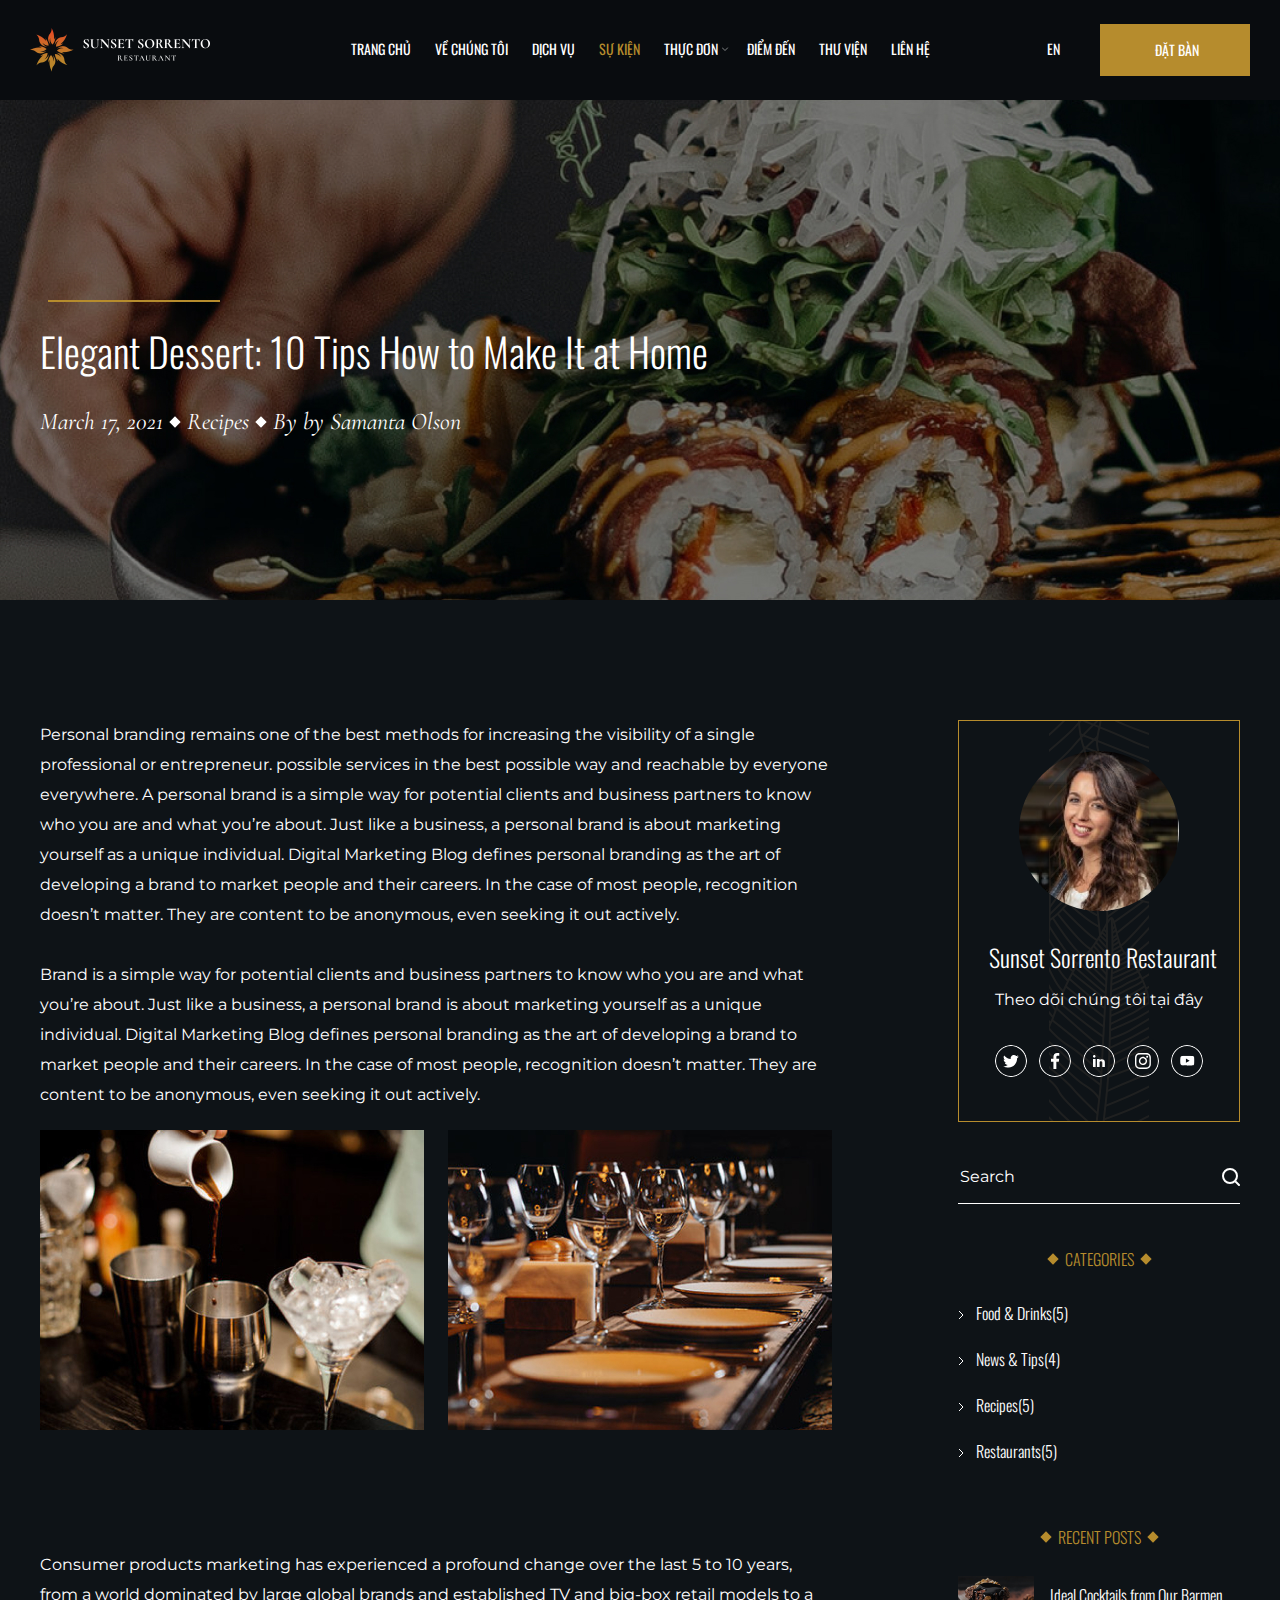
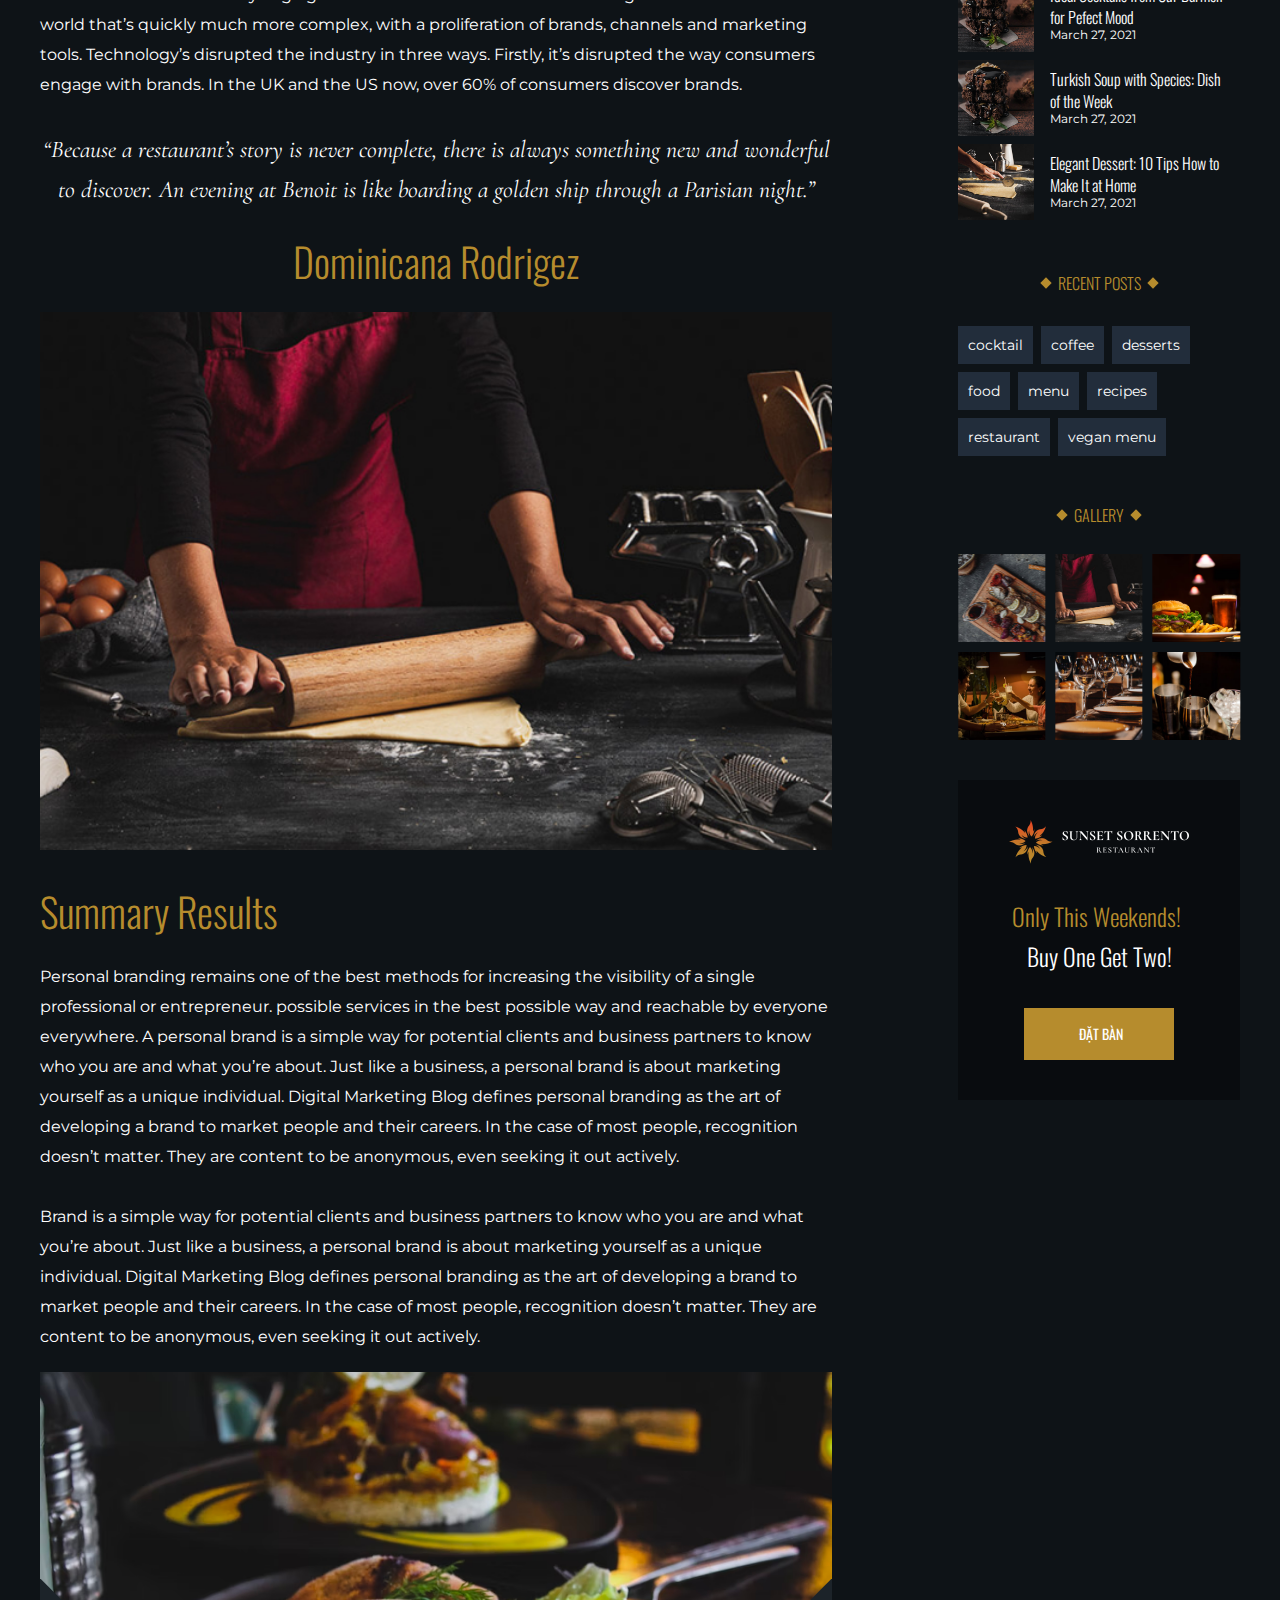
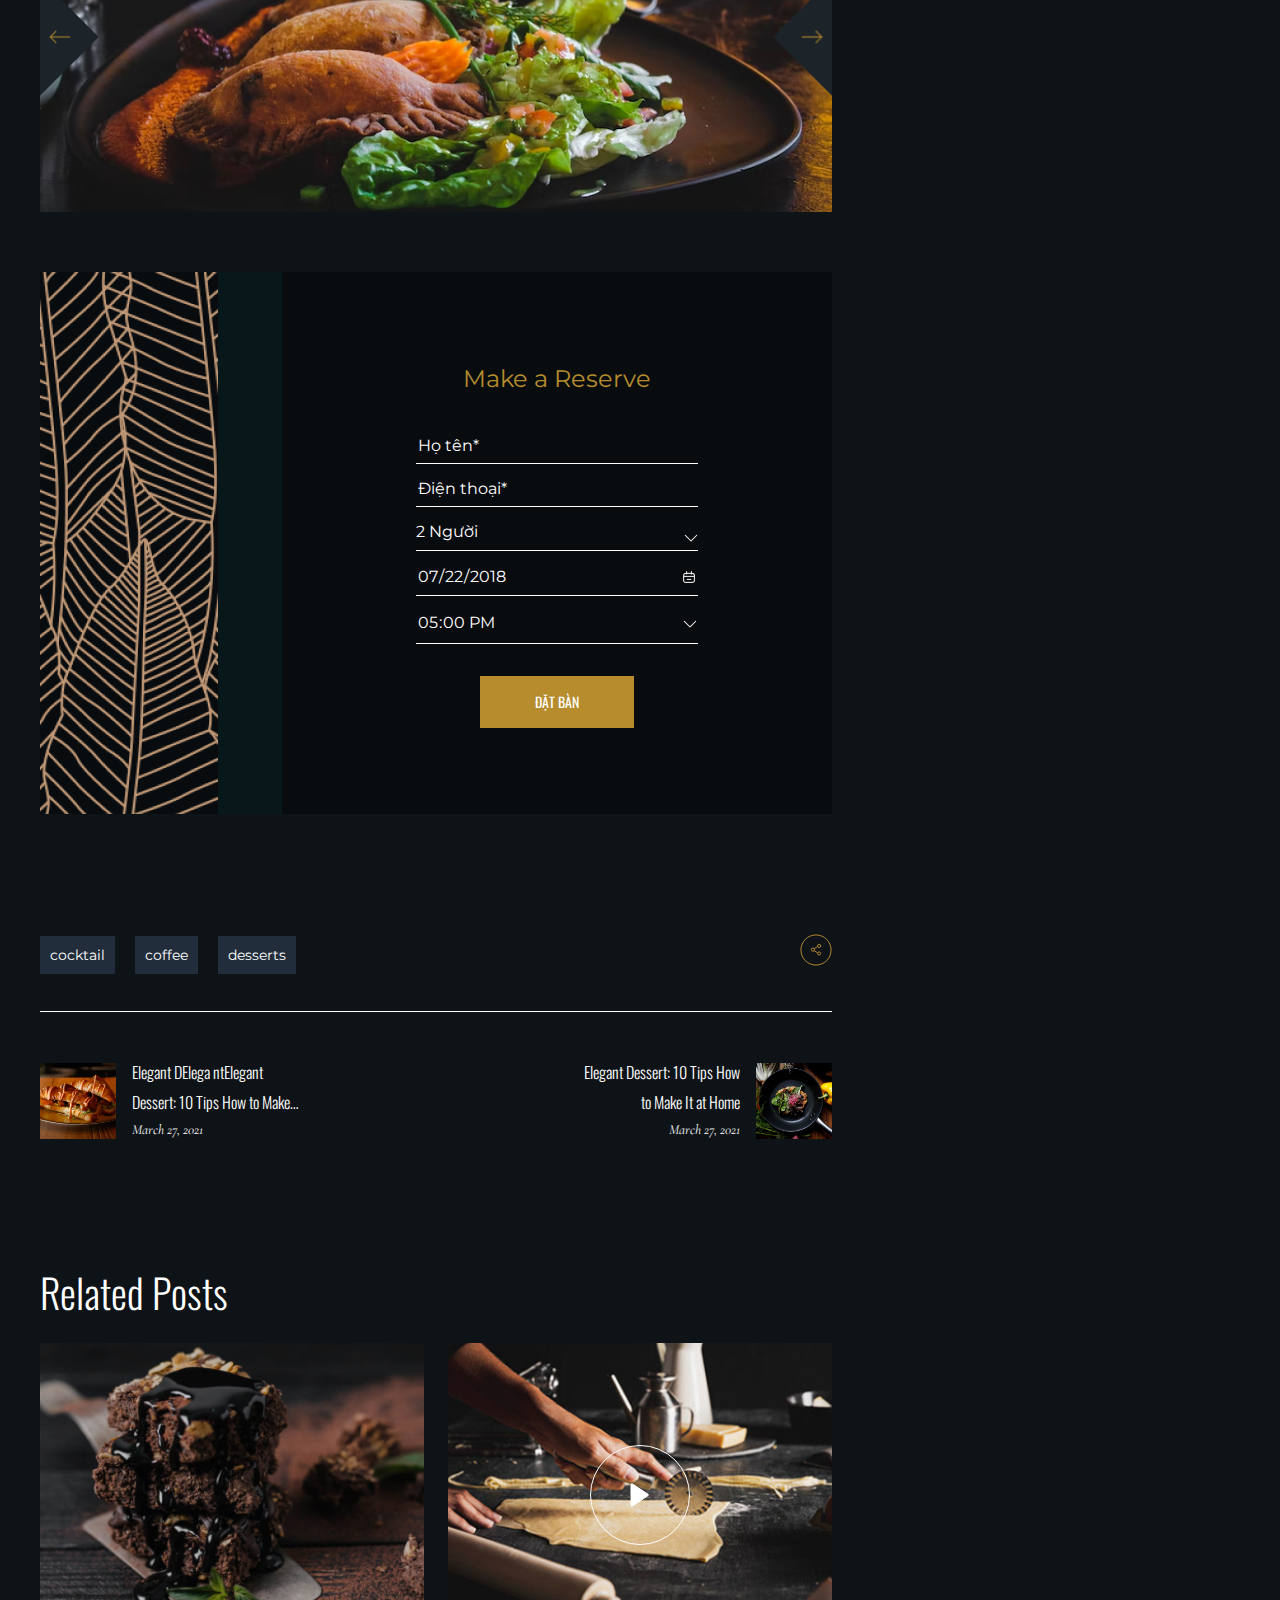
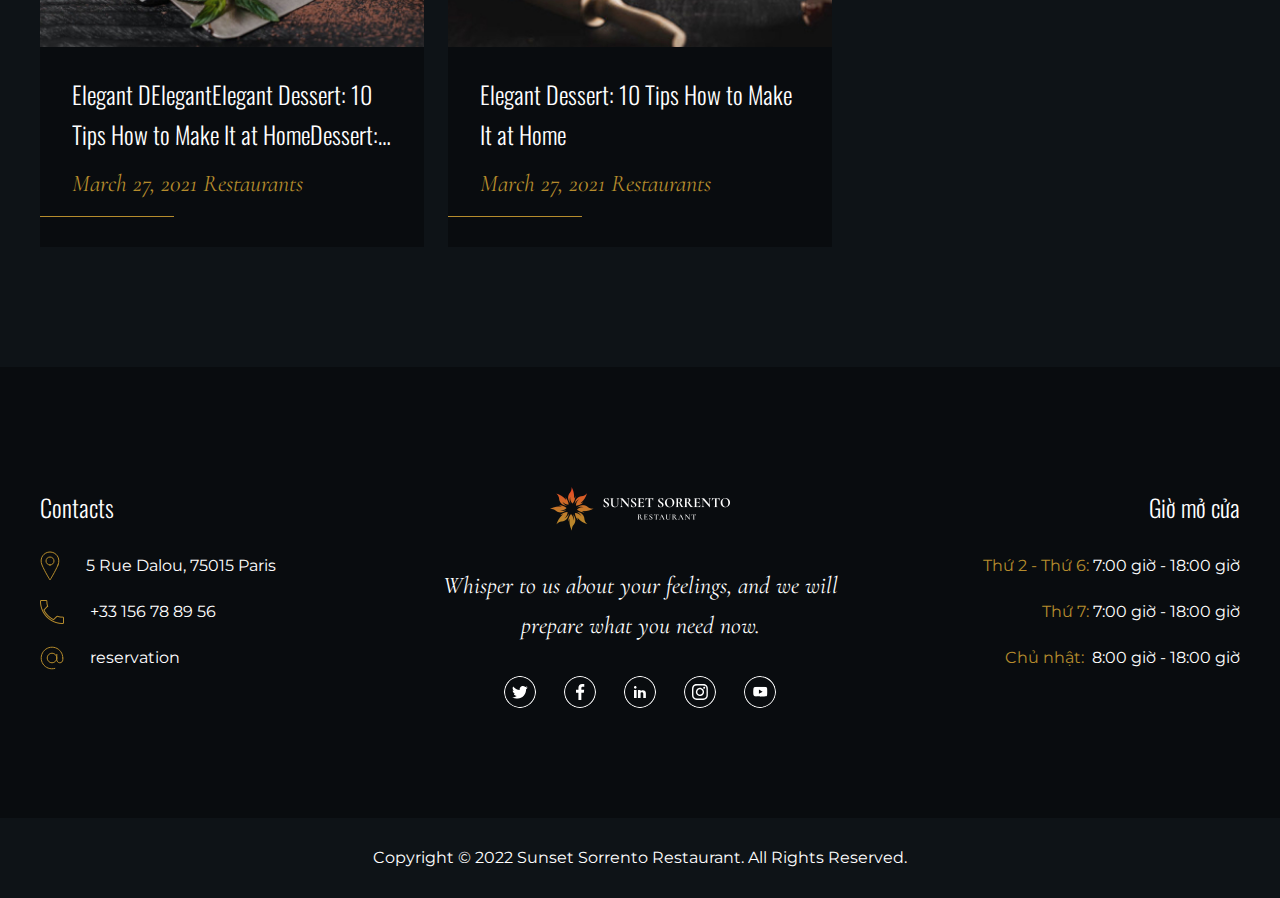
<file: event.html>
<!DOCTYPE html>
<html lang="en">

<head>
    <meta charset="UTF-8">
    <meta http-equiv="X-UA-Compatible" content="IE=edge">
    <meta name="viewport" content="width=device-width, initial-scale=1.0">
    <title>Events Sunset Sorrento</title>
    <link rel="icon" type="favicon" href="hoalogo.ico">
    <meta name="title" content="">
    <meta name="description" content="">
    <meta name="keywords" content="">
    <!-- loading -->
    <style>
        .loading {
            position: fixed;
            width: 100%;
            height: 100vh;
            background-color: #000;
            z-index: 10000;
            overflow: hidden;
            opacity: 0;
            pointer-events: none;
        }
        
        .loading.active {
            overflow: visible;
            opacity: 1;
            pointer-events: all;
        }
    </style>
    <!-- meta tag facebook -->
    <meta property="og:locale" content="vi" />
    <meta property="og:type" content="article" />
    <meta property="og:title" content="" />
    <meta property="og:description" content="" />
    <meta property="og:url" content="" />
    <meta property="og:site_name" content="" />
    <meta property="og:image" content="" />
    <!-- meta tag twitter -->
    <meta property="og:type" content="" />
    <meta property="og:title" content="" />
    <meta property="og:description" content="" />
    <meta property="og:url" content="" />
    <meta property="og:image" content="" />
    <!-- nhúng css-->
    <link rel="stylesheet" href="./dest/style.min.css">
    <link rel="stylesheet" href="dest/font.css">
</head>


<body class="eventpage">
    <div class="loading"></div>
    <header class="header">
        <div class="container-fluid">
            <div class="iconmenu">
                <span></span>
            </div>
            <a href="index.html" class="logo">
                <img srcset="img/logo.png 2x" alt="">
            </a>
            <ul class="menu">
                <li><a href="index.html">TRANG CHỦ</a></li>
                <li><a href="about.html">VỀ CHÚNG TÔI</a></li>
                <li><a href="services.html">DỊCH VỤ</a></li>
                <li><a class="active" href="blog.html">SỰ KIỆN</a></li>
                <li class="submenu">
                    <a href="#" class="nav"><span>THỰC ĐƠN</span>
                        <img class="down" srcset="img/down.svg 2x" alt="">
                    </a>
                    <ul class="menudown">
                        <li><a href="mona.html">Món Á</a></li>
                        <li><a href="monau.html">Món Âu</a></li>
                        <li><a href="monau.html">Tráng Miệng</a></li>
                    </ul>
                </li>
                <li><a href="place.html">ĐIỂM ĐẾN</a></li>
                <li><a href="library.html">THƯ VIỆN</a></li>
                <li><a href="contact.html">LIÊN HỆ</a></li>
                <div class="button">
                    <a href="contact.html" class="order">ĐẶT BÀN</a>
                </div>
            </ul>
            <div class="header__left">
                <div class="header__left-lang">
                    <span>EN</span>
                    <ul class="down">
                        <li class="item"><a href="" target="_blank">VN</a></li>
                        <li class="item"><a href="" target="_blank">USA</a></li>
                        <li class="item"><a href="" target="_blank">CN</a></li>
                    </ul>
                </div>
                <div class="button">
                    <a href="event_details.html" class="order">ĐẶT BÀN</a>
                </div>
            </div>
        </div>
    </header>
    <div class="top">
        <svg width="50" height="50" viewBox="0 0 50 50" fill="none" xmlns="http://www.w3.org/2000/svg">
        <path d="M25 1C38.2597 1 49 11.7403 49 25C49 38.2597 38.2597 49 25 49C11.7403 49 1 38.2597 1 25C1 11.7403 11.7403 1 25 1Z" stroke="#B68C2D"/>
        <path d="M25 16L25.3556 15.6485L25 15.2887L24.6444 15.6485L25 16ZM24.5 34.213V34.713L25.5 34.713V34.213L24.5 34.213ZM34.3556 24.755L25.3556 15.6485L24.6444 16.3515L33.6444 25.458L34.3556 24.755ZM24.6444 15.6485L15.6444 24.755L16.3556 25.458L25.3556 16.3515L24.6444 15.6485ZM24.5 16V34.213L25.5 34.213V16L24.5 16Z" fill="#B68C2D"/>
    </svg>
    </div>
    <div class="main">
        <section class="hero --eventhero">
            <div class="hero__banner">
                <img class="hero__banner-img" src="img/event.jpg" alt="">
            </div>
            <div class="container">
                <a href="#" class="hero__textbox --line">
                    <h3 class="h3-oswald">Elegant Dessert: 10 Tips How to Make It at Home</h3>
                    <h4 class="h4-cormorant">
                        <p>March 17, 2021</p>
                        <span>Recipes</span>
                        <p>By by Samanta Olson</p>
                    </h4>
                </a>
            </div>
        </section>
        <div class="container">
            <div class="wrap">
                <div class="wrap__section">
                    <div class="pgrap pd">
                        <div class="description">
                            <p>Personal branding remains one of the best methods for increasing the visibility of a single professional or entrepreneur. possible services in the best possible way and reachable by everyone everywhere. A personal brand is
                                a simple way for potential clients and business partners to know who you are and what you’re about. Just like a business, a personal brand is about marketing yourself as a unique individual. Digital Marketing Blog defines
                                personal branding as the art of developing a brand to market people and their careers. In the case of most people, recognition doesn’t matter. They are content to be anonymous, even seeking it out actively.
                            </p>
                            <p>Brand is a simple way for potential clients and business partners to know who you are and what you’re about. Just like a business, a personal brand is about marketing yourself as a unique individual. Digital Marketing Blog
                                defines personal branding as the art of developing a brand to market people and their careers. In the case of most people, recognition doesn’t matter. They are content to be anonymous, even seeking it out actively.</p>
                        </div>
                        <div class="pgrap__photos">
                            <img class="p1" src="img/p1.jpg" alt="">
                            <img class="p2" src="img/p2.jpg" alt="">
                        </div>
                    </div>
                    <div class="pgrap">
                        <div class="description">
                            <p>Consumer products marketing has experienced a profound change over the last 5 to 10 years, from a world dominated by large global brands and established TV and big-box retail models to a world that’s quickly much more complex,
                                with a proliferation of brands, channels and marketing tools. Technology’s disrupted the industry in three ways. Firstly, it’s disrupted the way consumers engage with brands. In the UK and the US now, over 60% of consumers
                                discover brands.
                            </p>
                        </div>
                        <h4 class="h4-cormorant">“Because a restaurant’s story is never complete, there is always something new and wonderful to discover. An evening at Benoit is like boarding a golden ship through a Parisian night.”</h4>
                    </div>
                    <div class="pgrap">
                        <h3 class="h3-oswald">Dominicana Rodrigez</h3>
                        <div class="img">
                            <img class="item" src="img/best1.jpg" alt="">
                        </div>
                        <h3 class="h3-oswald --left">Summary Results</h3>

                        <div class="description">
                            <p>Personal branding remains one of the best methods for increasing the visibility of a single professional or entrepreneur. possible services in the best possible way and reachable by everyone everywhere. A personal brand is
                                a simple way for potential clients and business partners to know who you are and what you’re about. Just like a business, a personal brand is about marketing yourself as a unique individual. Digital Marketing Blog defines
                                personal branding as the art of developing a brand to market people and their careers. In the case of most people, recognition doesn’t matter. They are content to be anonymous, even seeking it out actively.
                            </p>
                            <p>Brand is a simple way for potential clients and business partners to know who you are and what you’re about. Just like a business, a personal brand is about marketing yourself as a unique individual. Digital Marketing Blog
                                defines personal branding as the art of developing a brand to market people and their careers. In the case of most people, recognition doesn’t matter. They are content to be anonymous, even seeking it out actively.</p>
                        </div>
                        <div class="eventslider">
                            <div class="eventslider__list">
                                <div class="eventslider__list-img">
                                    <img class="banner-slider" src="img/slider1.avif" alt="Sunset">
                                </div>
                                <div class="eventslider__list-img">
                                    <img class="banner-slider" src="img/slider2.avif " alt="Sunset">
                                </div>
                                <div class="eventslider__list-img">
                                    <img class="banner-slider" src="img/slider3.avif " alt="Sunset">
                                </div>
                            </div>
                            <div class="container-fluid">
                                <div class="scslider__triangle">
                                    <span class="scslider__triangle-item --pre ">
                                        <img srcset="img/next.png 2x" alt="">
                                    </span>
                                    <span class="scslider__triangle-item --next">
                                        <img srcset="img/next.png 2x" alt="">
                                    </span>
                                </div>
                            </div>
                        </div>
                    </div>
                    <div class="scsign --signevent">
                        <div class="scsign__left">
                            <div class="bgr">
                                <img src="img/bg-make.png" alt="">
                                <span></span>
                            </div>
                            <form class="form">
                                <h4 class="form-title">Make a Reserve</h4>
                                <div class="listinput">
                                    <div class="listinput__item">
                                        <input type="text" placeholder="Họ tên*">
                                    </div>
                                    <div class="listinput__item">
                                        <input type="tel" placeholder="Điện thoại*">
                                    </div>
                                    <div class="listinput__item ">
                                        <select id="people" name="cars">
                                              <option value="volvo">2 Người</option>
                                              <option value="saab">3 Người</option>
                                              <option value="mercedes">4 Người</option>
                                            </select>
                                    </div>
                                    <div class="listinput__item">
                                        <input type="date" id="start" name="trip-start" value="2018-07-22" min="2018-01-01">
                                    </div>
                                    <div class="listinput__item">
                                        <input type="time" name="time" value="17:00">
                                    </div>
                                </div>
                                <div class="button">
                                    <a href="#" class="order">ĐẶT BÀN</a>
                                </div>
                            </form>
                        </div>
                    </div>
                    <div class="blogsnews pd">
                        <div class="tabs">
                            <div class="tabs-l">
                                <h5 class="text-b2">cocktail</h5>
                                <h5 class="text-b2">coffee</h5>
                                <h5 class="text-b2">desserts</h5>
                            </div>
                            <a href="#" class="btnshare">
                                <img srcset="img/share.svg 2x" alt="">
                            </a>
                        </div>
                        <div class="boxs --blog">
                            <div class="boxs__item">
                                <a class="boxs__item-img">
                                    <img src="img/event1.avif" alt="">
                                </a>
                                <div class="boxs__item-content">
                                    <a href="#" class="h4-oswald">Elegant DElega ntElegant Dessert: 10 Tips How to Make It at HomeDessert: 10 Tips How to Make It at Homeessert: 10 Tips How to Make It at Home</a>
                                    <h4 class="h4-cormorant">March 27, 2021</h4>
                                </div>
                            </div>
                            <div class="boxs__item">
                                <a class="boxs__item-img">
                                    <img src="img/event3.avif" alt="">
                                </a>
                                <div class="boxs__item-content">
                                    <a href="#" class="h4-oswald">Elegant Dessert: 10 Tips How to Make It at Home</a>
                                    <h4 class="h4-cormorant">March 27, 2021</h4>
                                </div>
                            </div>
                        </div>
                    </div>
                    <div class="posts pd">
                        <h3 class="h3-oswald">Related Posts</h3>
                        <div class="boxs --finalevent">
                            <div class="boxs__item active">
                                <a class="boxs__item-img">
                                    <img src="img/event1.jpg" alt="">
                                </a>
                                <div class="boxs__item-content">
                                    <a href="#" class="h4-oswald">Elegant DElegantElegant Dessert: 10 Tips How to Make It at HomeDessert: 10 Tips How to Make It at Homeessert: 10 Tips How to Make It at Home</a>
                                    <h4 class="h4-cormorant">March 27, 2021 Restaurants</h4>

                                </div>
                            </div>
                            <div class="boxs__item active">
                                <div class="boxs__item-img">
                                    <img class="img-video" data-id="v86bwAYDcHI" src="img/vd.jpg" alt="">
                                    <img class="img-play" src="img/play.svg" alt="">
                                </div>

                                <div class="boxs__item-content">
                                    <a href="#" class="h4-oswald">Elegant Dessert: 10 Tips How to Make It at Home</a>
                                    <h4 class="h4-cormorant">March 27, 2021 Restaurants</h4>
                                </div>
                            </div>
                        </div>
                    </div>
                </div>
                <div class="wrap__sidebar">
                    <div class="boss">
                        <img src="img/avt.jpg" alt="" class="boss__avt">
                        <div class="boss__text">
                            <h4 class="h4-oswald">Sunset Sorrento Restaurant</h4>
                            <span class="text-b1">Theo dõi chúng tôi tại đây</span>
                        </div>
                        <div class="listsocial">
                            <a class="listsocial__item twt" href="" target="_blank">
                                <svg width="32" height="32" viewBox="0 0 32 32" fill="none" xmlns="http://www.w3.org/2000/svg">
                                    <g clip-path="url(#clip0_110_1509)">
                                    <path d="M16.0008 -0.0341797C7.1588 -0.0341797 -0.0332031 7.15782 -0.0332031 15.9998C-0.0332031 24.8418 7.1588 32.0338 16.0008 32.0338C24.8428 32.0338 32.0348 24.8418 32.0348 15.9998C32.0348 7.15782 24.8428 -0.0341797 16.0008 -0.0341797ZM16.0008 30.9658C7.7488 30.9658 1.0348 24.2518 1.0348 15.9998C1.0348 7.74782 7.7488 1.03382 16.0008 1.03382C24.2528 1.03382 30.9668 7.74782 30.9668 15.9998C30.9668 24.2518 24.2528 30.9658 16.0008 30.9658Z" fill="white"/>
                                    <g clip-path="url(#clip1_110_1509)">
                                    <path d="M22.1064 13.1975C22.1168 13.3375 22.1168 13.4767 22.1168 13.6159C22.1168 17.8759 18.8744 22.7847 12.9488 22.7847C11.1232 22.7847 9.4272 22.2559 8 21.3375C8.2592 21.3671 8.5088 21.3775 8.7784 21.3775C10.2288 21.381 11.6381 20.896 12.7792 20.0007C12.1067 19.9886 11.4549 19.7667 10.9146 19.3661C10.3743 18.9655 9.97263 18.4063 9.7656 17.7663C9.9648 17.7959 10.1648 17.8159 10.3744 17.8159C10.6632 17.8159 10.9536 17.7759 11.2232 17.7063C10.4934 17.559 9.83718 17.1634 9.36609 16.5869C8.89501 16.0104 8.63815 15.2885 8.6392 14.5439V14.5039C9.0688 14.7431 9.5672 14.8927 10.0952 14.9127C9.65287 14.6188 9.29018 14.22 9.03947 13.7518C8.78877 13.2836 8.65785 12.7606 8.6584 12.2295C8.6584 11.6311 8.8176 11.0823 9.0968 10.6039C9.90651 11.6 10.9164 12.4148 12.0611 12.9957C13.2057 13.5765 14.4596 13.9105 15.7416 13.9759C15.692 13.7359 15.6616 13.4871 15.6616 13.2375C15.6614 12.8143 15.7446 12.3952 15.9065 12.0041C16.0683 11.6131 16.3057 11.2578 16.6049 10.9585C16.9042 10.6592 17.2595 10.4219 17.6506 10.26C18.0416 10.0981 18.4608 10.0149 18.884 10.0151C19.812 10.0151 20.6496 10.4039 21.2384 11.0327C21.9598 10.8932 22.6516 10.6299 23.2832 10.2543C23.0427 10.999 22.539 11.6304 21.8664 12.0303C22.5062 11.9574 23.1315 11.7891 23.7216 11.5311C23.2809 12.1736 22.7348 12.737 22.1064 13.1975Z" fill="white"/>
                                    </g>
                                    </g>
                                    <defs>
                                    <clipPath id="clip0_110_1509">
                                    <rect width="32" height="32" fill="white"/>
                                    </clipPath>
                                    <clipPath id="clip1_110_1509">
                                    <rect width="16" height="12.8" fill="white" transform="translate(8 10)"/>
                                    </clipPath>
                                    </defs>
                                    </svg>
                            </a>
                            <a class="listsocial__item fb" href="" target="_blank">
                                <svg width="32" height="32" viewBox="0 0 32 32" fill="none" xmlns="http://www.w3.org/2000/svg">
                                    <path d="M16 0C7.17675 0 0 7.17675 0 16C0 24.8233 7.17675 32 16 32C24.8233 32 32 24.8233 32 16C32 7.17675 24.8233 0 16 0ZM16 30.9343C7.7655 30.9343 1.06574 24.2345 1.06574 16C1.06574 7.7655 7.7655 1.06574 16 1.06574C24.2345 1.06574 30.9343 7.7655 30.9343 16C30.9343 24.2345 24.2345 30.9343 16 30.9343Z" fill="white"/>
                                    <path d="M14.4294 23.949H17.3532V16.6645H19.798L20.1672 13.8305H17.3532V12.0143C17.3532 11.1961 17.5827 10.6373 18.7602 10.6373H20.267V8.09268C20.0075 8.06274 19.1194 7.98291 18.0816 7.98291C15.9063 7.98291 14.4294 9.31009 14.4294 11.7349V13.8305H11.9746V16.6645H14.4294V23.949Z" fill="white"/>
                                </svg>
                            </a>
                            <a class="listsocial__item inl" href="" target="_blank">
                                <svg width="32" height="32" viewBox="0 0 32 32" fill="none" xmlns="http://www.w3.org/2000/svg">
                                    <g clip-path="url(#clip0_110_1519)">
                                    <path d="M16.0008 -0.0341797C7.1588 -0.0341797 -0.0332031 7.15782 -0.0332031 15.9998C-0.0332031 24.8418 7.1588 32.0338 16.0008 32.0338C24.8428 32.0338 32.0348 24.8418 32.0348 15.9998C32.0348 7.15782 24.8428 -0.0341797 16.0008 -0.0341797ZM16.0008 30.9658C7.7488 30.9658 1.0348 24.2518 1.0348 15.9998C1.0348 7.74782 7.7488 1.03382 16.0008 1.03382C24.2528 1.03382 30.9668 7.74782 30.9668 15.9998C30.9668 24.2518 24.2528 30.9658 16.0008 30.9658Z" fill="white"/>
                                    <g clip-path="url(#clip1_110_1519)">
                                    <path d="M16.6003 22H13.9336V14H16.6003V15.3333C16.881 14.9762 17.2373 14.6856 17.6436 14.4824C18.0499 14.2792 18.4961 14.1684 18.9503 14.158C19.7445 14.1624 20.5046 14.4816 21.0639 15.0456C21.6231 15.6096 21.9359 16.3724 21.9336 17.1667V22H19.2669V17.5C19.2153 17.1397 19.0354 16.8102 18.7601 16.572C18.4849 16.3339 18.1329 16.2032 17.7689 16.204C17.606 16.2091 17.4458 16.2471 17.298 16.3157C17.1502 16.3843 17.0177 16.482 16.9085 16.6031C16.7994 16.7241 16.7158 16.8659 16.6629 17.0201C16.6099 17.1742 16.5886 17.3374 16.6003 17.5V22ZM12.6003 22H9.93359V14H12.6003V22ZM11.2669 12.6667C10.9133 12.6667 10.5742 12.5262 10.3241 12.2761C10.0741 12.0261 9.93359 11.687 9.93359 11.3333C9.93359 10.9797 10.0741 10.6406 10.3241 10.3905C10.5742 10.1405 10.9133 10 11.2669 10C11.6205 10 11.9597 10.1405 12.2097 10.3905C12.4598 10.6406 12.6003 10.9797 12.6003 11.3333C12.6003 11.687 12.4598 12.0261 12.2097 12.2761C11.9597 12.5262 11.6205 12.6667 11.2669 12.6667Z" fill="white"/>
                                    </g>
                                    </g>
                                    <defs>
                                    <clipPath id="clip0_110_1519">
                                    <rect width="32" height="32" fill="white"/>
                                    </clipPath>
                                    <clipPath id="clip1_110_1519">
                                    <rect width="12" height="12" fill="white" transform="translate(9.93359 10)"/>
                                    </clipPath>
                                    </defs>
                                </svg>
                            </a>
                            <a class="listsocial__item ins" href="" target="_blank">
                                <svg width="32" height="32" viewBox="0 0 32 32" fill="none" xmlns="http://www.w3.org/2000/svg">
                                    <path d="M16 0C7.17675 0 0 7.17675 0 16C0 24.8233 7.17675 32 16 32C24.8233 32 32 24.8233 32 16C32 7.17675 24.8233 0 16 0ZM16 30.9343C7.7655 30.9343 1.06574 24.2345 1.06574 16C1.06574 7.7655 7.7655 1.06574 16 1.06574C24.2345 1.06574 30.9343 7.7655 30.9343 16C30.9343 24.2345 24.2345 30.9343 16 30.9343Z" fill="white"/>
                                    <g clip-path="url(#clip0_110_1525)">
                                    <path d="M15.9661 11.8748C15.1569 11.8748 14.3659 12.1148 13.6931 12.5643C13.0203 13.0139 12.4959 13.6529 12.1862 14.4004C11.8766 15.148 11.7956 15.9707 11.9534 16.7643C12.1113 17.5579 12.5009 18.2869 13.0731 18.8591C13.6453 19.4313 14.3743 19.8209 15.1679 19.9788C15.9616 20.1367 16.7842 20.0556 17.5318 19.746C18.2794 19.4363 18.9184 18.9119 19.3679 18.2391C19.8175 17.5663 20.0574 16.7753 20.0574 15.9661C20.0587 15.4285 19.9538 14.8959 19.7487 14.3989C19.5435 13.9019 19.2422 13.4504 18.862 13.0702C18.4819 12.69 18.0303 12.3887 17.5333 12.1836C17.0364 11.9784 16.5038 11.8735 15.9661 11.8748ZM15.9661 18.6305C15.4392 18.6305 14.924 18.4742 14.4859 18.1814C14.0477 17.8887 13.7062 17.4726 13.5046 16.9857C13.3029 16.4989 13.2502 15.9632 13.353 15.4463C13.4558 14.9295 13.7095 14.4548 14.0821 14.0821C14.4548 13.7095 14.9295 13.4558 15.4463 13.353C15.9632 13.2502 16.4989 13.3029 16.9857 13.5046C17.4726 13.7062 17.8887 14.0477 18.1814 14.4859C18.4742 14.924 18.6305 15.4392 18.6305 15.9661C18.6305 16.6727 18.3497 17.3504 17.8501 17.8501C17.3504 18.3497 16.6727 18.6305 15.9661 18.6305ZM21.185 11.7052C21.185 11.9025 21.1265 12.0955 21.0169 12.2596C20.9072 12.4237 20.7514 12.5516 20.569 12.6271C20.3867 12.7026 20.186 12.7224 19.9925 12.6839C19.7989 12.6454 19.6211 12.5503 19.4815 12.4108C19.342 12.2712 19.2469 12.0934 19.2084 11.8998C19.1699 11.7063 19.1897 11.5056 19.2652 11.3233C19.3408 11.141 19.4687 10.9851 19.6328 10.8755C19.7969 10.7658 19.9898 10.7073 20.1871 10.7073C20.4518 10.7073 20.7056 10.8124 20.8928 10.9996C21.0799 11.1867 21.185 11.4405 21.185 11.7052ZM23.8893 12.703C23.9183 11.4625 23.4556 10.2608 22.602 9.36015C21.7061 8.49568 20.5039 8.02195 19.2591 8.04295C17.9619 7.98308 13.9704 7.98308 12.6731 8.04295C11.433 8.0161 10.2321 8.47853 9.33022 9.33022C8.47666 10.2309 8.01393 11.4326 8.04295 12.6731C7.98308 13.9704 7.98308 17.9619 8.04295 19.2591C8.01393 20.4997 8.47666 21.7013 9.33022 22.602C10.2321 23.4537 11.433 23.9161 12.6731 23.8893C13.9903 23.9691 17.9419 23.9691 19.2591 23.8893C20.4997 23.9183 21.7013 23.4556 22.602 22.602C23.4556 21.7013 23.9183 20.4997 23.8893 19.2591C23.9492 17.9619 23.9492 13.9704 23.8893 12.6731V12.703ZM22.1929 20.6861C22.0574 21.0293 21.8529 21.341 21.5919 21.6019C21.331 21.8628 21.0193 22.0674 20.6761 22.2029C19.127 22.5161 17.5433 22.6234 15.9661 22.5222C14.3922 22.6236 12.8118 22.5162 11.2661 22.2029C10.9229 22.0674 10.6112 21.8628 10.3503 21.6019C10.0893 21.341 9.88481 21.0293 9.74933 20.6861C9.33022 19.6283 9.42003 17.1336 9.42003 15.9761C9.42003 14.8186 9.33022 12.3139 9.74933 11.2661C9.88099 10.9195 10.0841 10.6045 10.3454 10.3414C10.6067 10.0784 10.9204 9.87328 11.2661 9.73935C12.8118 9.42599 14.3922 9.31862 15.9661 9.42003C17.5433 9.31879 19.127 9.42615 20.6761 9.73935C21.0193 9.87483 21.331 10.0794 21.5919 10.3403C21.8529 10.6012 22.0574 10.9129 22.1929 11.2561C22.612 12.3139 22.5122 14.8086 22.5122 15.9661C22.5122 17.1237 22.612 19.6283 22.1929 20.6761V20.6861Z" fill="white"/>
                                    </g>
                                    <defs>
                                    <clipPath id="clip0_110_1525">
                                    <rect width="15.9661" height="15.9661" fill="white" transform="translate(7.98242 7.98291)"/>
                                    </clipPath>
                                    </defs>
                                </svg>
                            </a>
                            <a class="listsocial__item ytb" href="" target="_blank">
                                <svg width="32" height="32" viewBox="0 0 32 32" fill="none" xmlns="http://www.w3.org/2000/svg">
                                    <path d="M16 0C7.17675 0 0 7.17675 0 16C0 24.8233 7.17675 32 16 32C24.8233 32 32 24.8233 32 16C32 7.17675 24.8233 0 16 0ZM16 31C7.7655 31 1 24.2345 1 16C1 7.7655 7.7655 1 16 1C24.2345 1 31 7.7655 31 16C31 24.2345 24.2345 31 16 31Z" fill="white"/>
                                    <g clip-path="url(#clip0_110_1529)">
                                    <path d="M23.1771 12.2331C23.0961 11.9326 22.9378 11.6585 22.718 11.4382C22.4982 11.2179 22.2245 11.0589 21.9242 10.9773C20.8106 10.6715 16.3554 10.6665 16.3554 10.6665C16.3554 10.6665 11.901 10.6615 10.7867 10.9538C10.4866 11.0392 10.2134 11.2004 9.99353 11.4218C9.77362 11.6432 9.61431 11.9174 9.53091 12.2182C9.23722 13.3318 9.23438 15.6414 9.23438 15.6414C9.23438 15.6414 9.23153 17.9625 9.52309 19.0647C9.68664 19.6742 10.1666 20.1556 10.7768 20.3198C11.9018 20.6256 16.3448 20.6306 16.3448 20.6306C16.3448 20.6306 20.7999 20.6356 21.9135 20.344C22.2139 20.2625 22.4879 20.1039 22.7083 19.8841C22.9286 19.6642 23.0878 19.3906 23.17 19.0903C23.4644 17.9774 23.4666 15.6685 23.4666 15.6685C23.4666 15.6685 23.4808 13.3467 23.1771 12.2331V12.2331ZM14.9304 17.7812L14.9339 13.5145L18.6367 15.6514L14.9304 17.7812V17.7812Z" fill="white"/>
                                    </g>
                                    <defs>
                                    <clipPath id="clip0_110_1529">
                                    <rect width="14.9334" height="10.6667" fill="white" transform="translate(8.5332 10.6665)"/>
                                    </clipPath>
                                    </defs>
                                </svg>
                            </a>
                        </div>
                        <div class="bgr-boss">
                            <img srcset="img/bgr-avt.png 2x" alt="">
                        </div>
                    </div>
                    <div class="search pd-sb">
                        <input class="search__input" type="text" placeholder="Search">
                        <img src="img/search.svg" alt="" class="search__icon">
                    </div>
                    <div class="categories">
                        <h5 class="text-b1"> <span class="icon">CATEGORIES</span></h5>
                        <div class="categories__listmenu">
                            <a href="#" class="categories__listmenu-item">
                                <img src="img/cate.svg" alt="" class="next-cate">
                                <span class="text-b1">Food & Drinks(5)</span>
                            </a>
                            <a href="#" class="categories__listmenu-item">
                                <img src="img/cate.svg" alt="" class="next-cate">
                                <span class="text-b1">News & Tips(4)</span>
                            </a>
                            <a href="#" class="categories__listmenu-item">
                                <img src="img/cate.svg" alt="" class="next-cate">
                                <span class="text-b1">Recipes(5)</span>
                            </a>
                            <a href="#" class="categories__listmenu-item">
                                <img src="img/cate.svg" alt="" class="next-cate">
                                <span class="text-b1">Restaurants(5)</span>
                            </a>
                        </div>
                    </div>
                    <div class="posts pd-sb --postsb">

                        <h5 class="text-b1"> <span class="icon">RECENT POSTS</span></h5>
                        <div class="boxs --blog --boxsb ">
                            <div class="boxs__item ">
                                <a class="boxs__item-img">
                                    <img src="img/event1.jpg" alt="">
                                </a>
                                <div class="boxs__item-content">
                                    <a href="#" class="h4-oswald text-b1">Ideal Cocktails from Our Barmen for Pefect Mood</a>
                                    <h4 class="h4-cormorant">March 27, 2021</h4>

                                </div>
                            </div>
                            <div class="boxs__item">
                                <a class="boxs__item-img">
                                    <img src="img/event1.jpg" alt="">
                                </a>
                                <div class="boxs__item-content">
                                    <a href="#" class="h4-oswald text-b1">Turkish Soup with Species: Dish of the Week</a>
                                    <h4 class="h4-cormorant">March 27, 2021</h4>

                                </div>
                            </div>
                            <div class="boxs__item ">
                                <div class="boxs__item-img">
                                    <img class="img-video" data-id="v86bwAYDcHI" src="img/vd.jpg" alt="">
                                </div>
                                <div class="boxs__item-content">
                                    <a href="#" class="h4-oswald text-b1">Elegant Dessert: 10 Tips How to Make It at Home</a>
                                    <h4 class="h4-cormorant">March 27, 2021</h4>
                                </div>
                            </div>
                        </div>
                    </div>
                    <div class="tabs --tabsb">
                        <h5 class="text-b1"> <span class="icon">RECENT POSTS</span></h5>
                        <div class="tabs-l">
                            <a href="">
                                <h5 class="text-b2">cocktail</h5>
                            </a>
                            <a href="">
                                <h5 class="text-b2">coffee</h5>
                            </a>
                            <a href="">
                                <h5 class="text-b2">desserts</h5>
                            </a>

                            <a href="">
                                <h5 class="text-b2">food</h5>
                            </a>
                            <a href="">
                                <h5 class="text-b2">menu</h5>
                            </a>
                            <a href="">
                                <h5 class="text-b2">recipes</h5>
                            </a>
                            <a href="">
                                <h5 class="text-b2">restaurant</h5>
                            </a>
                            <a href="">
                                <h5 class="text-b2">vegan menu</h5>
                            </a>
                        </div>
                    </div>
                    <div class="galary pd-sb galarysb">
                        <div>
                            <h5 class="text-b1"><span class="icon">GALLERY</span></h5>
                        </div>
                        <div class="listimg">
                            <div class="listimg__item">
                                <img src="img/gasb1.jpg" alt="">
                            </div>
                            <div class="listimg__item">
                                <img src="img/best1.jpg" alt="">
                            </div>
                            <div class="listimg__item">
                                <img src="img/slider2.avif" alt="">
                            </div>
                            <div class="listimg__item">
                                <img src="img/slider3.avif" alt="">
                            </div>
                            <div class="listimg__item">
                                <img src="img/best2.jpg" alt="">
                            </div>
                            <div class="listimg__item">
                                <img src="img/best3.jpg" alt="">
                            </div>

                        </div>
                    </div>
                    <div class="sidebarend pd-sb">
                        <a href="#" class="logo">
                            <img srcset="img/logo.png 2x" alt="">
                        </a>
                        <h4 class="h4-oswald"><span class="--cl">Only This Weekends!</span>&nbsp; <br>Buy One Get Two!</h4>
                        <div class="button">
                            <a href="#" class="order">ĐẶT BÀN</a>
                        </div>
                    </div>
                </div>
            </div>
        </div>
    </div>
    <footer class="footer pd">
        <div class="container">
            <div class="footer__contact">
                <h4 class="footer__contact-title h4-oswald">Contacts</h4>
                <div class="footer__contact-item">
                    <img src="img/icon-location.svg" alt="">
                    <p class="footer-content"> 5 Rue Dalou, 75015 Paris</p>
                </div>
                <div class="footer__contact-item">
                    <img srcset="img/phone.png 2x" alt="">
                    <p class="footer-content">+33 156 78 89 56</p>
                </div>
                <div class="footer__contact-item">
                    <img src="img/mail.svg" alt="">
                    <p class="footer-content">reservation</p>
                </div>
            </div>
            <div class="footer__sayings">
                <a href="#" class="logo">
                    <img srcset="img/logo.png 2x" alt="">
                </a>
                <h4 class="h4-cormorant">Whisper to us about your feelings, and we will prepare what you need now.</h4>
                <div class="listsocial">
                    <a class="listsocial__item twt" href="" target="_blank">
                        <svg width="32" height="32" viewBox="0 0 32 32" fill="none" xmlns="http://www.w3.org/2000/svg">
                            <g clip-path="url(#clip0_110_1509)">
                            <path d="M16.0008 -0.0341797C7.1588 -0.0341797 -0.0332031 7.15782 -0.0332031 15.9998C-0.0332031 24.8418 7.1588 32.0338 16.0008 32.0338C24.8428 32.0338 32.0348 24.8418 32.0348 15.9998C32.0348 7.15782 24.8428 -0.0341797 16.0008 -0.0341797ZM16.0008 30.9658C7.7488 30.9658 1.0348 24.2518 1.0348 15.9998C1.0348 7.74782 7.7488 1.03382 16.0008 1.03382C24.2528 1.03382 30.9668 7.74782 30.9668 15.9998C30.9668 24.2518 24.2528 30.9658 16.0008 30.9658Z" fill="white"/>
                            <g clip-path="url(#clip1_110_1509)">
                            <path d="M22.1064 13.1975C22.1168 13.3375 22.1168 13.4767 22.1168 13.6159C22.1168 17.8759 18.8744 22.7847 12.9488 22.7847C11.1232 22.7847 9.4272 22.2559 8 21.3375C8.2592 21.3671 8.5088 21.3775 8.7784 21.3775C10.2288 21.381 11.6381 20.896 12.7792 20.0007C12.1067 19.9886 11.4549 19.7667 10.9146 19.3661C10.3743 18.9655 9.97263 18.4063 9.7656 17.7663C9.9648 17.7959 10.1648 17.8159 10.3744 17.8159C10.6632 17.8159 10.9536 17.7759 11.2232 17.7063C10.4934 17.559 9.83718 17.1634 9.36609 16.5869C8.89501 16.0104 8.63815 15.2885 8.6392 14.5439V14.5039C9.0688 14.7431 9.5672 14.8927 10.0952 14.9127C9.65287 14.6188 9.29018 14.22 9.03947 13.7518C8.78877 13.2836 8.65785 12.7606 8.6584 12.2295C8.6584 11.6311 8.8176 11.0823 9.0968 10.6039C9.90651 11.6 10.9164 12.4148 12.0611 12.9957C13.2057 13.5765 14.4596 13.9105 15.7416 13.9759C15.692 13.7359 15.6616 13.4871 15.6616 13.2375C15.6614 12.8143 15.7446 12.3952 15.9065 12.0041C16.0683 11.6131 16.3057 11.2578 16.6049 10.9585C16.9042 10.6592 17.2595 10.4219 17.6506 10.26C18.0416 10.0981 18.4608 10.0149 18.884 10.0151C19.812 10.0151 20.6496 10.4039 21.2384 11.0327C21.9598 10.8932 22.6516 10.6299 23.2832 10.2543C23.0427 10.999 22.539 11.6304 21.8664 12.0303C22.5062 11.9574 23.1315 11.7891 23.7216 11.5311C23.2809 12.1736 22.7348 12.737 22.1064 13.1975Z" fill="white"/>
                            </g>
                            </g>
                            <defs>
                            <clipPath id="clip0_110_1509">
                            <rect width="32" height="32" fill="white"/>
                            </clipPath>
                            <clipPath id="clip1_110_1509">
                            <rect width="16" height="12.8" fill="white" transform="translate(8 10)"/>
                            </clipPath>
                            </defs>
                            </svg>
                    </a>
                    <a class="listsocial__item fb" href="" target="_blank">
                        <svg width="32" height="32" viewBox="0 0 32 32" fill="none" xmlns="http://www.w3.org/2000/svg">
                            <path d="M16 0C7.17675 0 0 7.17675 0 16C0 24.8233 7.17675 32 16 32C24.8233 32 32 24.8233 32 16C32 7.17675 24.8233 0 16 0ZM16 30.9343C7.7655 30.9343 1.06574 24.2345 1.06574 16C1.06574 7.7655 7.7655 1.06574 16 1.06574C24.2345 1.06574 30.9343 7.7655 30.9343 16C30.9343 24.2345 24.2345 30.9343 16 30.9343Z" fill="white"/>
                            <path d="M14.4294 23.949H17.3532V16.6645H19.798L20.1672 13.8305H17.3532V12.0143C17.3532 11.1961 17.5827 10.6373 18.7602 10.6373H20.267V8.09268C20.0075 8.06274 19.1194 7.98291 18.0816 7.98291C15.9063 7.98291 14.4294 9.31009 14.4294 11.7349V13.8305H11.9746V16.6645H14.4294V23.949Z" fill="white"/>
                        </svg>
                    </a>
                    <a class="listsocial__item inl" href="" target="_blank">
                        <svg width="32" height="32" viewBox="0 0 32 32" fill="none" xmlns="http://www.w3.org/2000/svg">
                            <g clip-path="url(#clip0_110_1519)">
                            <path d="M16.0008 -0.0341797C7.1588 -0.0341797 -0.0332031 7.15782 -0.0332031 15.9998C-0.0332031 24.8418 7.1588 32.0338 16.0008 32.0338C24.8428 32.0338 32.0348 24.8418 32.0348 15.9998C32.0348 7.15782 24.8428 -0.0341797 16.0008 -0.0341797ZM16.0008 30.9658C7.7488 30.9658 1.0348 24.2518 1.0348 15.9998C1.0348 7.74782 7.7488 1.03382 16.0008 1.03382C24.2528 1.03382 30.9668 7.74782 30.9668 15.9998C30.9668 24.2518 24.2528 30.9658 16.0008 30.9658Z" fill="white"/>
                            <g clip-path="url(#clip1_110_1519)">
                            <path d="M16.6003 22H13.9336V14H16.6003V15.3333C16.881 14.9762 17.2373 14.6856 17.6436 14.4824C18.0499 14.2792 18.4961 14.1684 18.9503 14.158C19.7445 14.1624 20.5046 14.4816 21.0639 15.0456C21.6231 15.6096 21.9359 16.3724 21.9336 17.1667V22H19.2669V17.5C19.2153 17.1397 19.0354 16.8102 18.7601 16.572C18.4849 16.3339 18.1329 16.2032 17.7689 16.204C17.606 16.2091 17.4458 16.2471 17.298 16.3157C17.1502 16.3843 17.0177 16.482 16.9085 16.6031C16.7994 16.7241 16.7158 16.8659 16.6629 17.0201C16.6099 17.1742 16.5886 17.3374 16.6003 17.5V22ZM12.6003 22H9.93359V14H12.6003V22ZM11.2669 12.6667C10.9133 12.6667 10.5742 12.5262 10.3241 12.2761C10.0741 12.0261 9.93359 11.687 9.93359 11.3333C9.93359 10.9797 10.0741 10.6406 10.3241 10.3905C10.5742 10.1405 10.9133 10 11.2669 10C11.6205 10 11.9597 10.1405 12.2097 10.3905C12.4598 10.6406 12.6003 10.9797 12.6003 11.3333C12.6003 11.687 12.4598 12.0261 12.2097 12.2761C11.9597 12.5262 11.6205 12.6667 11.2669 12.6667Z" fill="white"/>
                            </g>
                            </g>
                            <defs>
                            <clipPath id="clip0_110_1519">
                            <rect width="32" height="32" fill="white"/>
                            </clipPath>
                            <clipPath id="clip1_110_1519">
                            <rect width="12" height="12" fill="white" transform="translate(9.93359 10)"/>
                            </clipPath>
                            </defs>
                        </svg>
                    </a>
                    <a class="listsocial__item ins" href="" target="_blank">
                        <svg width="32" height="32" viewBox="0 0 32 32" fill="none" xmlns="http://www.w3.org/2000/svg">
                            <path d="M16 0C7.17675 0 0 7.17675 0 16C0 24.8233 7.17675 32 16 32C24.8233 32 32 24.8233 32 16C32 7.17675 24.8233 0 16 0ZM16 30.9343C7.7655 30.9343 1.06574 24.2345 1.06574 16C1.06574 7.7655 7.7655 1.06574 16 1.06574C24.2345 1.06574 30.9343 7.7655 30.9343 16C30.9343 24.2345 24.2345 30.9343 16 30.9343Z" fill="white"/>
                            <g clip-path="url(#clip0_110_1525)">
                            <path d="M15.9661 11.8748C15.1569 11.8748 14.3659 12.1148 13.6931 12.5643C13.0203 13.0139 12.4959 13.6529 12.1862 14.4004C11.8766 15.148 11.7956 15.9707 11.9534 16.7643C12.1113 17.5579 12.5009 18.2869 13.0731 18.8591C13.6453 19.4313 14.3743 19.8209 15.1679 19.9788C15.9616 20.1367 16.7842 20.0556 17.5318 19.746C18.2794 19.4363 18.9184 18.9119 19.3679 18.2391C19.8175 17.5663 20.0574 16.7753 20.0574 15.9661C20.0587 15.4285 19.9538 14.8959 19.7487 14.3989C19.5435 13.9019 19.2422 13.4504 18.862 13.0702C18.4819 12.69 18.0303 12.3887 17.5333 12.1836C17.0364 11.9784 16.5038 11.8735 15.9661 11.8748ZM15.9661 18.6305C15.4392 18.6305 14.924 18.4742 14.4859 18.1814C14.0477 17.8887 13.7062 17.4726 13.5046 16.9857C13.3029 16.4989 13.2502 15.9632 13.353 15.4463C13.4558 14.9295 13.7095 14.4548 14.0821 14.0821C14.4548 13.7095 14.9295 13.4558 15.4463 13.353C15.9632 13.2502 16.4989 13.3029 16.9857 13.5046C17.4726 13.7062 17.8887 14.0477 18.1814 14.4859C18.4742 14.924 18.6305 15.4392 18.6305 15.9661C18.6305 16.6727 18.3497 17.3504 17.8501 17.8501C17.3504 18.3497 16.6727 18.6305 15.9661 18.6305ZM21.185 11.7052C21.185 11.9025 21.1265 12.0955 21.0169 12.2596C20.9072 12.4237 20.7514 12.5516 20.569 12.6271C20.3867 12.7026 20.186 12.7224 19.9925 12.6839C19.7989 12.6454 19.6211 12.5503 19.4815 12.4108C19.342 12.2712 19.2469 12.0934 19.2084 11.8998C19.1699 11.7063 19.1897 11.5056 19.2652 11.3233C19.3408 11.141 19.4687 10.9851 19.6328 10.8755C19.7969 10.7658 19.9898 10.7073 20.1871 10.7073C20.4518 10.7073 20.7056 10.8124 20.8928 10.9996C21.0799 11.1867 21.185 11.4405 21.185 11.7052ZM23.8893 12.703C23.9183 11.4625 23.4556 10.2608 22.602 9.36015C21.7061 8.49568 20.5039 8.02195 19.2591 8.04295C17.9619 7.98308 13.9704 7.98308 12.6731 8.04295C11.433 8.0161 10.2321 8.47853 9.33022 9.33022C8.47666 10.2309 8.01393 11.4326 8.04295 12.6731C7.98308 13.9704 7.98308 17.9619 8.04295 19.2591C8.01393 20.4997 8.47666 21.7013 9.33022 22.602C10.2321 23.4537 11.433 23.9161 12.6731 23.8893C13.9903 23.9691 17.9419 23.9691 19.2591 23.8893C20.4997 23.9183 21.7013 23.4556 22.602 22.602C23.4556 21.7013 23.9183 20.4997 23.8893 19.2591C23.9492 17.9619 23.9492 13.9704 23.8893 12.6731V12.703ZM22.1929 20.6861C22.0574 21.0293 21.8529 21.341 21.5919 21.6019C21.331 21.8628 21.0193 22.0674 20.6761 22.2029C19.127 22.5161 17.5433 22.6234 15.9661 22.5222C14.3922 22.6236 12.8118 22.5162 11.2661 22.2029C10.9229 22.0674 10.6112 21.8628 10.3503 21.6019C10.0893 21.341 9.88481 21.0293 9.74933 20.6861C9.33022 19.6283 9.42003 17.1336 9.42003 15.9761C9.42003 14.8186 9.33022 12.3139 9.74933 11.2661C9.88099 10.9195 10.0841 10.6045 10.3454 10.3414C10.6067 10.0784 10.9204 9.87328 11.2661 9.73935C12.8118 9.42599 14.3922 9.31862 15.9661 9.42003C17.5433 9.31879 19.127 9.42615 20.6761 9.73935C21.0193 9.87483 21.331 10.0794 21.5919 10.3403C21.8529 10.6012 22.0574 10.9129 22.1929 11.2561C22.612 12.3139 22.5122 14.8086 22.5122 15.9661C22.5122 17.1237 22.612 19.6283 22.1929 20.6761V20.6861Z" fill="white"/>
                            </g>
                            <defs>
                            <clipPath id="clip0_110_1525">
                            <rect width="15.9661" height="15.9661" fill="white" transform="translate(7.98242 7.98291)"/>
                            </clipPath>
                            </defs>
                        </svg>
                    </a>
                    <a class="listsocial__item ytb" href="" target="_blank">
                        <svg width="32" height="32" viewBox="0 0 32 32" fill="none" xmlns="http://www.w3.org/2000/svg">
                            <path d="M16 0C7.17675 0 0 7.17675 0 16C0 24.8233 7.17675 32 16 32C24.8233 32 32 24.8233 32 16C32 7.17675 24.8233 0 16 0ZM16 31C7.7655 31 1 24.2345 1 16C1 7.7655 7.7655 1 16 1C24.2345 1 31 7.7655 31 16C31 24.2345 24.2345 31 16 31Z" fill="white"/>
                            <g clip-path="url(#clip0_110_1529)">
                            <path d="M23.1771 12.2331C23.0961 11.9326 22.9378 11.6585 22.718 11.4382C22.4982 11.2179 22.2245 11.0589 21.9242 10.9773C20.8106 10.6715 16.3554 10.6665 16.3554 10.6665C16.3554 10.6665 11.901 10.6615 10.7867 10.9538C10.4866 11.0392 10.2134 11.2004 9.99353 11.4218C9.77362 11.6432 9.61431 11.9174 9.53091 12.2182C9.23722 13.3318 9.23438 15.6414 9.23438 15.6414C9.23438 15.6414 9.23153 17.9625 9.52309 19.0647C9.68664 19.6742 10.1666 20.1556 10.7768 20.3198C11.9018 20.6256 16.3448 20.6306 16.3448 20.6306C16.3448 20.6306 20.7999 20.6356 21.9135 20.344C22.2139 20.2625 22.4879 20.1039 22.7083 19.8841C22.9286 19.6642 23.0878 19.3906 23.17 19.0903C23.4644 17.9774 23.4666 15.6685 23.4666 15.6685C23.4666 15.6685 23.4808 13.3467 23.1771 12.2331V12.2331ZM14.9304 17.7812L14.9339 13.5145L18.6367 15.6514L14.9304 17.7812V17.7812Z" fill="white"/>
                            </g>
                            <defs>
                            <clipPath id="clip0_110_1529">
                            <rect width="14.9334" height="10.6667" fill="white" transform="translate(8.5332 10.6665)"/>
                            </clipPath>
                            </defs>
                        </svg>
                    </a>
                </div>
            </div>
            <div class="footer__time">
                <h4 class="footer__time-title h4-oswald">Giờ mở cửa</h4>
                <div class="footer__time-detail">
                    <p><span class="--cl">Thứ 2 &#8209; Thứ 6:&nbsp;</span>7:00 giờ &#8209; 18:00 giờ</p>
                    <p><span class="--cl">Thứ 7:&nbsp;</span>7:00 giờ &#8209; 18:00 giờ</p>
                    <p><span class="--cl">Chủ nhật: &nbsp;</span>8:00 giờ &#8209; 18:00 giờ</p>
                </div>

            </div>
        </div>
        <div class="end">Copyright © 2022 Sunset Sorrento Restaurant. All Rights Reserved.</div>
    </footer>
    <div class="popupvideo">
        <div class="popupvideo__item">
            <div class="popupvideo__item-iframe">
                <iframe width="100%" height="100%" src="" title="YouTube video player" frameborder="0" allow="accelerometer; autoplay; clipboard-write; encrypted-media; gyroscope; picture-in-picture; web-share" allowfullscreen></iframe>
                <div class="btnclose">
                    <img src="img/close.png" alt="">
                </div>
            </div>
        </div>
    </div>
    <script src="dest/jsmain.min.js"></script>
    <script src="dest/main.js"></script>

</body>


</html>
</file>
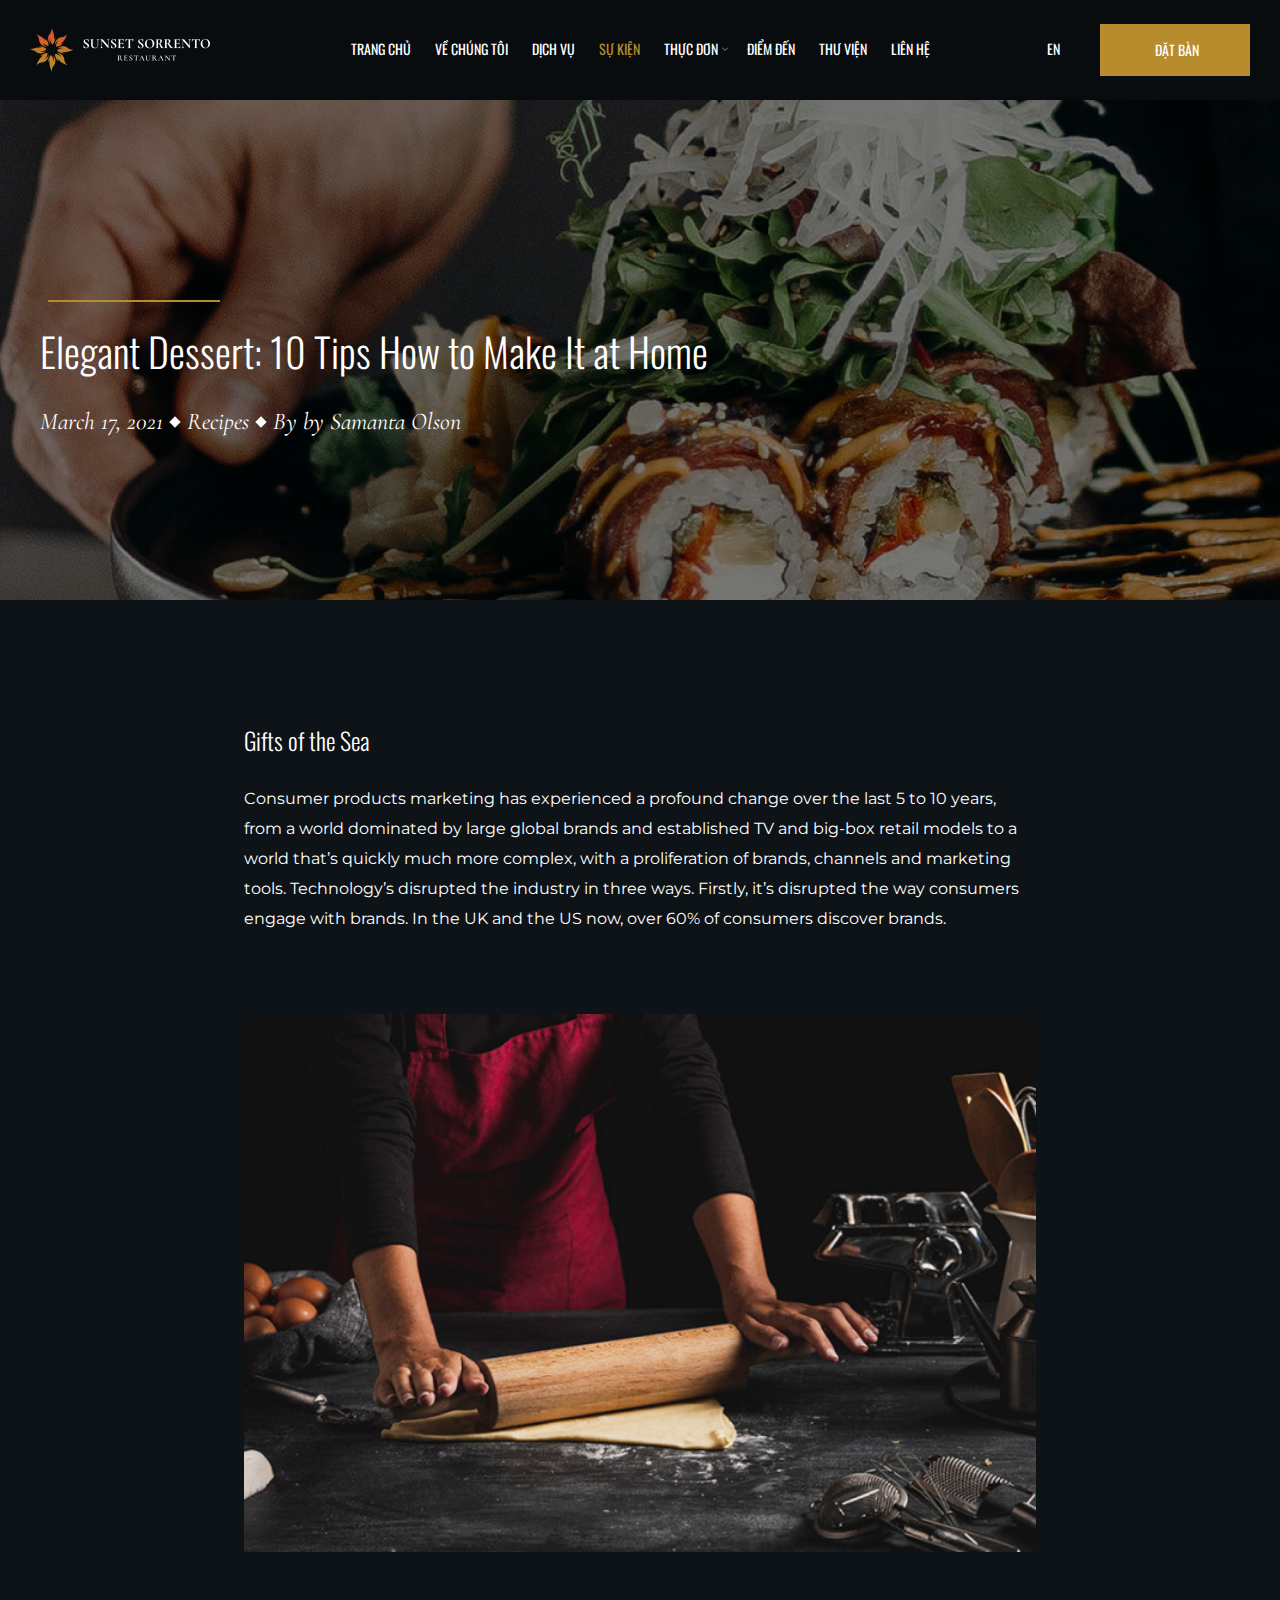
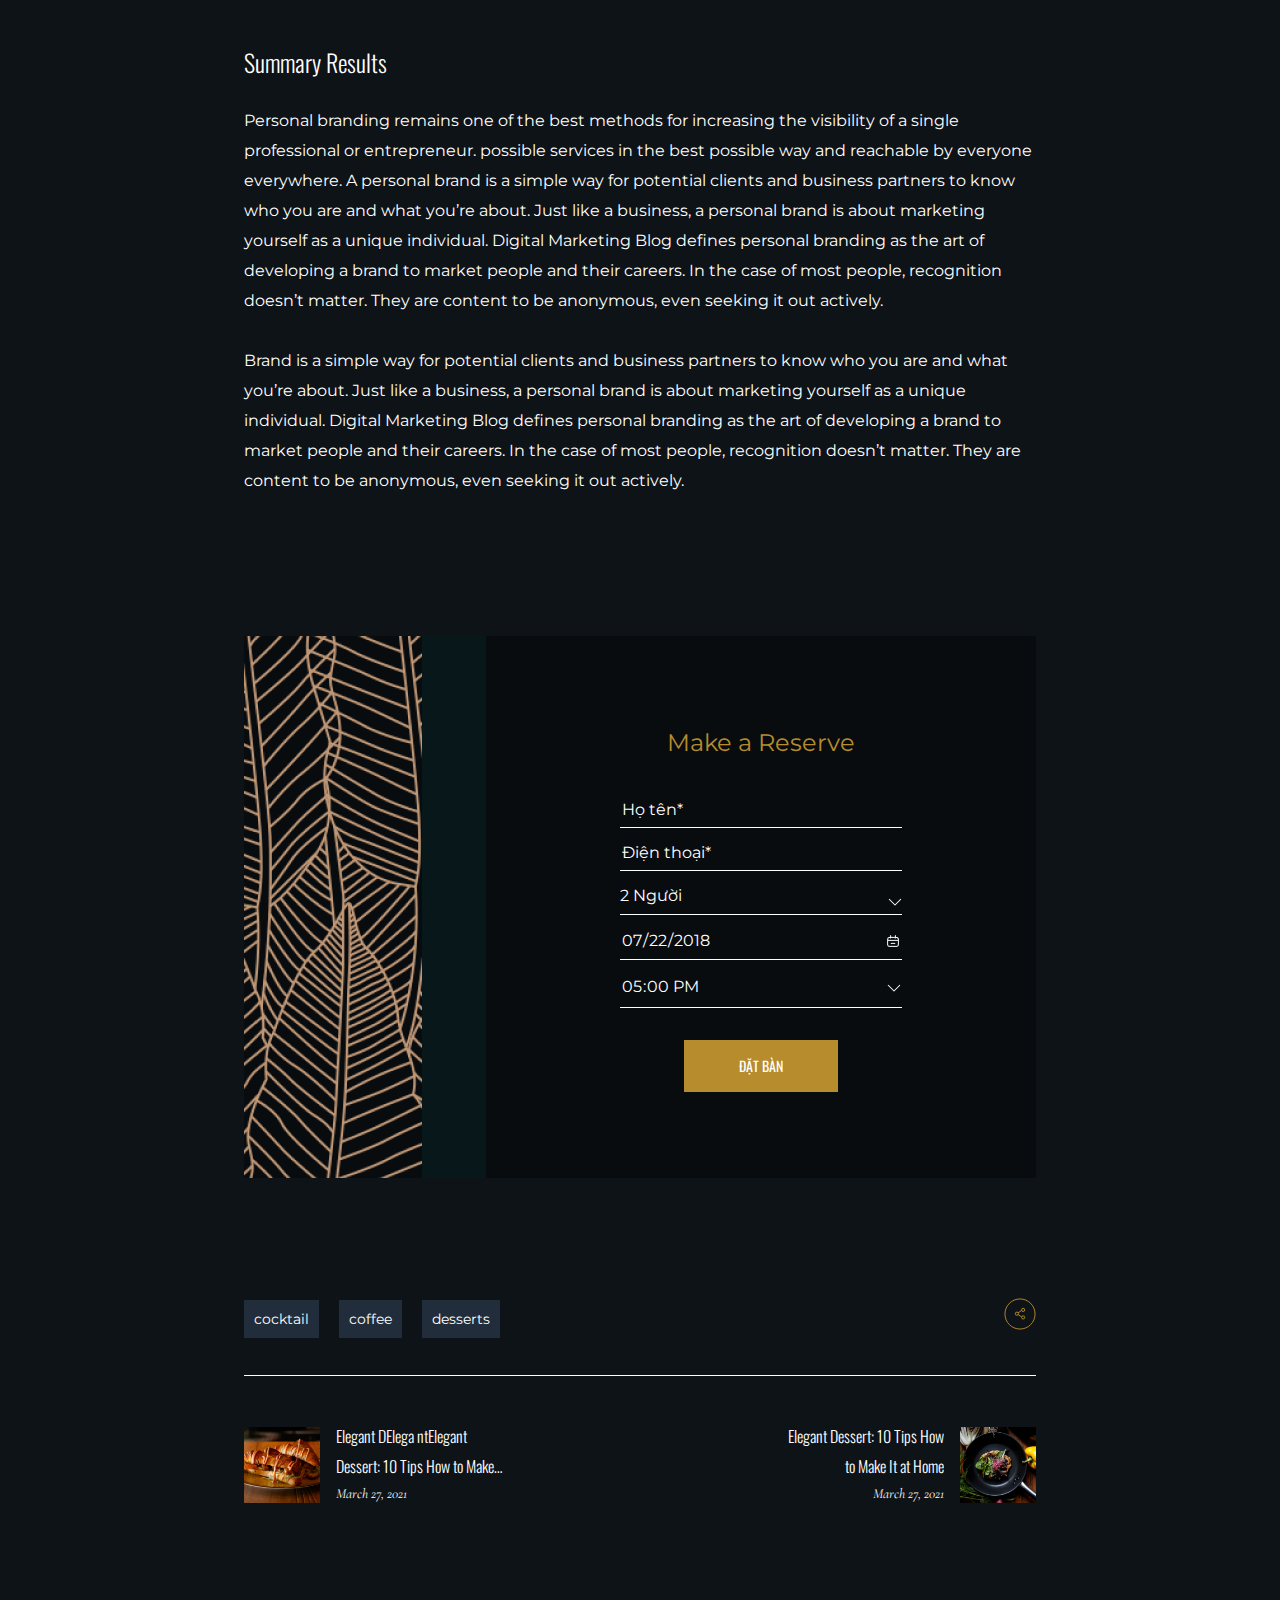
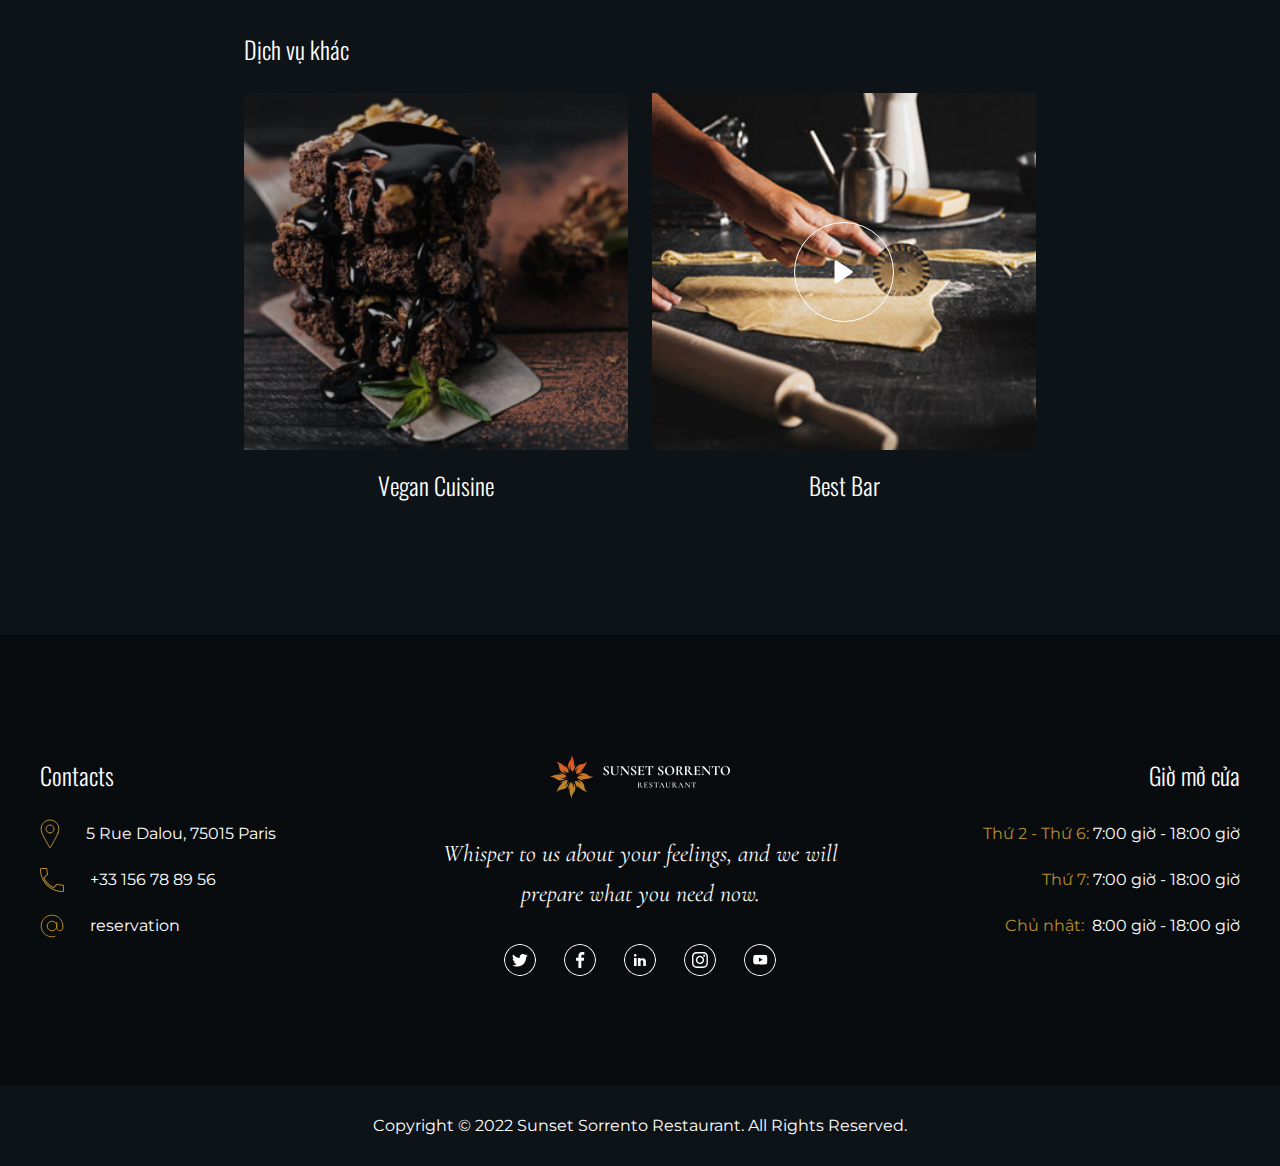
<file: event_details.html>
<!DOCTYPE html>
<html lang="en">

<head>
    <meta charset="UTF-8">
    <meta http-equiv="X-UA-Compatible" content="IE=edge">
    <meta name="viewport" content="width=device-width, initial-scale=1.0">
    <title>Events Sunset Sorrento</title>
    <link rel="icon" type="favicon" href="hoalogo.ico">
    <meta name="title" content="">
    <meta name="description" content="">
    <meta name="keywords" content="">
    <!-- loading -->
    <style>
        .loading {
            position: fixed;
            width: 100%;
            height: 100vh;
            background-color: #000;
            z-index: 10000;
            overflow: hidden;
            opacity: 0;
            pointer-events: none;
        }
        
        .loading.active {
            overflow: visible;
            opacity: 1;
            pointer-events: all;
        }
    </style>
    <!-- meta tag facebook -->
    <meta property="og:locale" content="vi" />
    <meta property="og:type" content="article" />
    <meta property="og:title" content="" />
    <meta property="og:description" content="" />
    <meta property="og:url" content="" />
    <meta property="og:site_name" content="" />
    <meta property="og:image" content="" />
    <!-- meta tag twitter -->
    <meta property="og:type" content="" />
    <meta property="og:title" content="" />
    <meta property="og:description" content="" />
    <meta property="og:url" content="" />
    <meta property="og:image" content="" />
    <!-- nhúng css-->
    <link rel="stylesheet" href="./dest/style.min.css">
    <link rel="stylesheet" href="dest/font.css">
</head>


<body class="event_detailpage">
    <div class="loading"></div>
    <header class="header">
        <div class="container-fluid">
            <div class="iconmenu">
                <span></span>
            </div>
            <a href="index.html" class="logo">
                <img srcset="img/logo.png 2x" alt="">
            </a>
            <ul class="menu">
                <li><a href="index.html">TRANG CHỦ</a></li>
                <li><a href="about.html">VỀ CHÚNG TÔI</a></li>
                <li><a href="services.html">DỊCH VỤ</a></li>
                <li><a class="active" href="blog.html">SỰ KIỆN</a></li>
                <li class="submenu">
                    <a href="#" class="nav"><span>THỰC ĐƠN</span>
                        <img class="down" srcset="img/down.svg 2x" alt="">
                    </a>
                    <ul class="menudown">
                        <li><a href="mona.html">Món Á</a></li>
                        <li><a href="monau.html">Món Âu</a></li>
                        <li><a href="monau.html">Tráng Miệng</a></li>
                    </ul>
                </li>
                <li><a href="place.html">ĐIỂM ĐẾN</a></li>
                <li><a href="library.html">THƯ VIỆN</a></li>
                <li><a href="contact.html">LIÊN HỆ</a></li>
                <div class="button">
                    <a href="contact.html" class="order">ĐẶT BÀN</a>
                </div>
            </ul>
            <div class="header__left">
                <div class="header__left-lang">
                    <span>EN</span>
                    <ul class="down">
                        <li class="item"><a href="" target="_blank">VN</a></li>
                        <li class="item"><a href="" target="_blank">USA</a></li>
                        <li class="item"><a href="" target="_blank">CN</a></li>
                    </ul>
                </div>
                <div class="button">
                    <a href="#" class="order">ĐẶT BÀN</a>
                </div>
            </div>
        </div>
    </header>
    <div class="top">
        <svg width="50" height="50" viewBox="0 0 50 50" fill="none" xmlns="http://www.w3.org/2000/svg">
        <path d="M25 1C38.2597 1 49 11.7403 49 25C49 38.2597 38.2597 49 25 49C11.7403 49 1 38.2597 1 25C1 11.7403 11.7403 1 25 1Z" stroke="#B68C2D"/>
        <path d="M25 16L25.3556 15.6485L25 15.2887L24.6444 15.6485L25 16ZM24.5 34.213V34.713L25.5 34.713V34.213L24.5 34.213ZM34.3556 24.755L25.3556 15.6485L24.6444 16.3515L33.6444 25.458L34.3556 24.755ZM24.6444 15.6485L15.6444 24.755L16.3556 25.458L25.3556 16.3515L24.6444 15.6485ZM24.5 16V34.213L25.5 34.213V16L24.5 16Z" fill="#B68C2D"/>
    </svg>
    </div>
    <div class="main">
        <section class="hero --eventhero">
            <div class="hero__banner">
                <img class="hero__banner-img" src="img/event.jpg" alt="">
            </div>
            <div class="container">
                <a href="#" class="hero__textbox --line">
                    <h3 class="h3-oswald">Elegant Dessert: 10 Tips How to Make It at Home</h3>
                    <h4 class="h4-cormorant">
                        <p>March 17, 2021</p>
                        <span>Recipes</span>
                        <p>By by Samanta Olson</p>
                    </h4>
                </a>
            </div>
        </section>
        <div class="container">
            <div class="wrap --abouthero">
                <div class="wrap__section --eventdetails">
                    <div class="pgrap pd">
                        <h3 class="h4-oswald">Gifts of the Sea</h3>
                        <div class="description">
                            <p>Consumer products marketing has experienced a profound change over the last 5 to 10 years, from a world dominated by large global brands and established TV and big-box retail models to a world that’s quickly much more complex,
                                with a proliferation of brands, channels and marketing tools. Technology’s disrupted the industry in three ways. Firstly, it’s disrupted the way consumers engage with brands. In the UK and the US now, over 60% of consumers
                                discover brands.
                            </p>
                        </div>
                        <div class="img">
                            <img class="item" src="img/best1.jpg" alt="">
                        </div>
                        <h3 class="h4-oswald --left">Summary Results</h3>

                        <div class="description">
                            <p>Personal branding remains one of the best methods for increasing the visibility of a single professional or entrepreneur. possible services in the best possible way and reachable by everyone everywhere. A personal brand is
                                a simple way for potential clients and business partners to know who you are and what you’re about. Just like a business, a personal brand is about marketing yourself as a unique individual. Digital Marketing Blog defines
                                personal branding as the art of developing a brand to market people and their careers. In the case of most people, recognition doesn’t matter. They are content to be anonymous, even seeking it out actively.
                            </p>
                            <p>Brand is a simple way for potential clients and business partners to know who you are and what you’re about. Just like a business, a personal brand is about marketing yourself as a unique individual. Digital Marketing Blog
                                defines personal branding as the art of developing a brand to market people and their careers. In the case of most people, recognition doesn’t matter. They are content to be anonymous, even seeking it out actively.</p>
                        </div>
                    </div>
                    <div class="scsign --signevent">
                        <div class="scsign__left">
                            <div class="bgr">
                                <img src="img/bg-make.png" alt="">
                                <span></span>
                            </div>
                            <form class="form">
                                <h4 class="form-title">Make a Reserve</h4>
                                <div class="listinput">
                                    <div class="listinput__item">
                                        <input type="text" placeholder="Họ tên*">
                                    </div>
                                    <div class="listinput__item">
                                        <input type="tel" placeholder="Điện thoại*">
                                    </div>
                                    <div class="listinput__item ">
                                        <select id="people" name="cars">
                                              <option value="volvo">2 Người</option>
                                              <option value="saab">3 Người</option>
                                              <option value="mercedes">4 Người</option>
                                            </select>
                                    </div>
                                    <div class="listinput__item">
                                        <input type="date" id="start" name="trip-start" value="2018-07-22" min="2018-01-01">
                                    </div>
                                    <div class="listinput__item">
                                        <input type="time" name="time" value="17:00">
                                    </div>
                                </div>
                                <div class="button">
                                    <a href="#" class="order">ĐẶT BÀN</a>
                                </div>
                            </form>
                        </div>
                    </div>
                    <div class="blogsnews pd">
                        <div class="tabs">
                            <div class="tabs-l">
                                <h5 class="text-b2">cocktail</h5>
                                <h5 class="text-b2">coffee</h5>
                                <h5 class="text-b2">desserts</h5>
                            </div>
                            <a href="#" class="btnshare">
                                <img srcset="img/share.svg 2x" alt="">
                            </a>
                        </div>
                        <div class="boxs --blog">
                            <div class="boxs__item">
                                <a class="boxs__item-img">
                                    <img src="img/event1.avif" alt="">
                                </a>
                                <div class="boxs__item-content">
                                    <a href="#" class="h4-oswald">Elegant DElega ntElegant Dessert: 10 Tips How to Make It at HomeDessert: 10 Tips How to Make It at Homeessert: 10 Tips How to Make It at Home</a>
                                    <h4 class="h4-cormorant">March 27, 2021</h4>
                                </div>
                            </div>
                            <div class="boxs__item">
                                <a class="boxs__item-img">
                                    <img src="img/event3.avif" alt="">
                                </a>
                                <div class="boxs__item-content">
                                    <a href="#" class="h4-oswald">Elegant Dessert: 10 Tips How to Make It at Home</a>
                                    <h4 class="h4-cormorant">March 27, 2021</h4>
                                </div>
                            </div>
                        </div>
                    </div>
                    <div class="posts --eventpost pd">
                        <h3 class="h4-oswald">Dịch vụ khác</h3>
                        <div class="boxs --finalevent">
                            <div class="boxs__item active">
                                <a class="boxs__item-img">
                                    <img src="img/event1.jpg" alt="">
                                </a>
                                <div class="boxs__item-content">
                                    <a href="#" class="h4-oswald">Vegan Cuisine</a>
                                </div>
                            </div>
                            <div class="boxs__item active">
                                <div class="boxs__item-img">
                                    <img class="img-video" data-id="v86bwAYDcHI" src="img/vd.jpg" alt="">
                                    <img class="img-play" src="img/play.svg" alt="">
                                </div>
                                <div class="boxs__item-content">
                                    <a href="#" class="h4-oswald">Best Bar</a>
                                </div>
                            </div>
                        </div>
                    </div>
                </div>
            </div>
        </div>
    </div>
    <footer class="footer pd">
        <div class="container">
            <div class="footer__contact">
                <h4 class="footer__contact-title h4-oswald">Contacts</h4>
                <div class="footer__contact-item">
                    <img src="img/icon-location.svg" alt="">
                    <p class="footer-content"> 5 Rue Dalou, 75015 Paris</p>
                </div>
                <div class="footer__contact-item">
                    <img srcset="img/phone.png 2x" alt="">
                    <p class="footer-content">+33 156 78 89 56</p>
                </div>
                <div class="footer__contact-item">
                    <img src="img/mail.svg" alt="">
                    <p class="footer-content">reservation</p>
                </div>
            </div>
            <div class="footer__sayings">
                <a href="#" class="logo">
                    <img srcset="img/logo.png 2x" alt="">
                </a>
                <h4 class="h4-cormorant">Whisper to us about your feelings, and we will prepare what you need now.</h4>
                <div class="listsocial">
                    <a class="listsocial__item twt" href="" target="_blank">
                        <svg width="32" height="32" viewBox="0 0 32 32" fill="none" xmlns="http://www.w3.org/2000/svg">
                            <g clip-path="url(#clip0_110_1509)">
                            <path d="M16.0008 -0.0341797C7.1588 -0.0341797 -0.0332031 7.15782 -0.0332031 15.9998C-0.0332031 24.8418 7.1588 32.0338 16.0008 32.0338C24.8428 32.0338 32.0348 24.8418 32.0348 15.9998C32.0348 7.15782 24.8428 -0.0341797 16.0008 -0.0341797ZM16.0008 30.9658C7.7488 30.9658 1.0348 24.2518 1.0348 15.9998C1.0348 7.74782 7.7488 1.03382 16.0008 1.03382C24.2528 1.03382 30.9668 7.74782 30.9668 15.9998C30.9668 24.2518 24.2528 30.9658 16.0008 30.9658Z" fill="white"/>
                            <g clip-path="url(#clip1_110_1509)">
                            <path d="M22.1064 13.1975C22.1168 13.3375 22.1168 13.4767 22.1168 13.6159C22.1168 17.8759 18.8744 22.7847 12.9488 22.7847C11.1232 22.7847 9.4272 22.2559 8 21.3375C8.2592 21.3671 8.5088 21.3775 8.7784 21.3775C10.2288 21.381 11.6381 20.896 12.7792 20.0007C12.1067 19.9886 11.4549 19.7667 10.9146 19.3661C10.3743 18.9655 9.97263 18.4063 9.7656 17.7663C9.9648 17.7959 10.1648 17.8159 10.3744 17.8159C10.6632 17.8159 10.9536 17.7759 11.2232 17.7063C10.4934 17.559 9.83718 17.1634 9.36609 16.5869C8.89501 16.0104 8.63815 15.2885 8.6392 14.5439V14.5039C9.0688 14.7431 9.5672 14.8927 10.0952 14.9127C9.65287 14.6188 9.29018 14.22 9.03947 13.7518C8.78877 13.2836 8.65785 12.7606 8.6584 12.2295C8.6584 11.6311 8.8176 11.0823 9.0968 10.6039C9.90651 11.6 10.9164 12.4148 12.0611 12.9957C13.2057 13.5765 14.4596 13.9105 15.7416 13.9759C15.692 13.7359 15.6616 13.4871 15.6616 13.2375C15.6614 12.8143 15.7446 12.3952 15.9065 12.0041C16.0683 11.6131 16.3057 11.2578 16.6049 10.9585C16.9042 10.6592 17.2595 10.4219 17.6506 10.26C18.0416 10.0981 18.4608 10.0149 18.884 10.0151C19.812 10.0151 20.6496 10.4039 21.2384 11.0327C21.9598 10.8932 22.6516 10.6299 23.2832 10.2543C23.0427 10.999 22.539 11.6304 21.8664 12.0303C22.5062 11.9574 23.1315 11.7891 23.7216 11.5311C23.2809 12.1736 22.7348 12.737 22.1064 13.1975Z" fill="white"/>
                            </g>
                            </g>
                            <defs>
                            <clipPath id="clip0_110_1509">
                            <rect width="32" height="32" fill="white"/>
                            </clipPath>
                            <clipPath id="clip1_110_1509">
                            <rect width="16" height="12.8" fill="white" transform="translate(8 10)"/>
                            </clipPath>
                            </defs>
                            </svg>
                    </a>
                    <a class="listsocial__item fb" href="" target="_blank">
                        <svg width="32" height="32" viewBox="0 0 32 32" fill="none" xmlns="http://www.w3.org/2000/svg">
                            <path d="M16 0C7.17675 0 0 7.17675 0 16C0 24.8233 7.17675 32 16 32C24.8233 32 32 24.8233 32 16C32 7.17675 24.8233 0 16 0ZM16 30.9343C7.7655 30.9343 1.06574 24.2345 1.06574 16C1.06574 7.7655 7.7655 1.06574 16 1.06574C24.2345 1.06574 30.9343 7.7655 30.9343 16C30.9343 24.2345 24.2345 30.9343 16 30.9343Z" fill="white"/>
                            <path d="M14.4294 23.949H17.3532V16.6645H19.798L20.1672 13.8305H17.3532V12.0143C17.3532 11.1961 17.5827 10.6373 18.7602 10.6373H20.267V8.09268C20.0075 8.06274 19.1194 7.98291 18.0816 7.98291C15.9063 7.98291 14.4294 9.31009 14.4294 11.7349V13.8305H11.9746V16.6645H14.4294V23.949Z" fill="white"/>
                        </svg>
                    </a>
                    <a class="listsocial__item inl" href="" target="_blank">
                        <svg width="32" height="32" viewBox="0 0 32 32" fill="none" xmlns="http://www.w3.org/2000/svg">
                            <g clip-path="url(#clip0_110_1519)">
                            <path d="M16.0008 -0.0341797C7.1588 -0.0341797 -0.0332031 7.15782 -0.0332031 15.9998C-0.0332031 24.8418 7.1588 32.0338 16.0008 32.0338C24.8428 32.0338 32.0348 24.8418 32.0348 15.9998C32.0348 7.15782 24.8428 -0.0341797 16.0008 -0.0341797ZM16.0008 30.9658C7.7488 30.9658 1.0348 24.2518 1.0348 15.9998C1.0348 7.74782 7.7488 1.03382 16.0008 1.03382C24.2528 1.03382 30.9668 7.74782 30.9668 15.9998C30.9668 24.2518 24.2528 30.9658 16.0008 30.9658Z" fill="white"/>
                            <g clip-path="url(#clip1_110_1519)">
                            <path d="M16.6003 22H13.9336V14H16.6003V15.3333C16.881 14.9762 17.2373 14.6856 17.6436 14.4824C18.0499 14.2792 18.4961 14.1684 18.9503 14.158C19.7445 14.1624 20.5046 14.4816 21.0639 15.0456C21.6231 15.6096 21.9359 16.3724 21.9336 17.1667V22H19.2669V17.5C19.2153 17.1397 19.0354 16.8102 18.7601 16.572C18.4849 16.3339 18.1329 16.2032 17.7689 16.204C17.606 16.2091 17.4458 16.2471 17.298 16.3157C17.1502 16.3843 17.0177 16.482 16.9085 16.6031C16.7994 16.7241 16.7158 16.8659 16.6629 17.0201C16.6099 17.1742 16.5886 17.3374 16.6003 17.5V22ZM12.6003 22H9.93359V14H12.6003V22ZM11.2669 12.6667C10.9133 12.6667 10.5742 12.5262 10.3241 12.2761C10.0741 12.0261 9.93359 11.687 9.93359 11.3333C9.93359 10.9797 10.0741 10.6406 10.3241 10.3905C10.5742 10.1405 10.9133 10 11.2669 10C11.6205 10 11.9597 10.1405 12.2097 10.3905C12.4598 10.6406 12.6003 10.9797 12.6003 11.3333C12.6003 11.687 12.4598 12.0261 12.2097 12.2761C11.9597 12.5262 11.6205 12.6667 11.2669 12.6667Z" fill="white"/>
                            </g>
                            </g>
                            <defs>
                            <clipPath id="clip0_110_1519">
                            <rect width="32" height="32" fill="white"/>
                            </clipPath>
                            <clipPath id="clip1_110_1519">
                            <rect width="12" height="12" fill="white" transform="translate(9.93359 10)"/>
                            </clipPath>
                            </defs>
                        </svg>
                    </a>
                    <a class="listsocial__item ins" href="" target="_blank">
                        <svg width="32" height="32" viewBox="0 0 32 32" fill="none" xmlns="http://www.w3.org/2000/svg">
                            <path d="M16 0C7.17675 0 0 7.17675 0 16C0 24.8233 7.17675 32 16 32C24.8233 32 32 24.8233 32 16C32 7.17675 24.8233 0 16 0ZM16 30.9343C7.7655 30.9343 1.06574 24.2345 1.06574 16C1.06574 7.7655 7.7655 1.06574 16 1.06574C24.2345 1.06574 30.9343 7.7655 30.9343 16C30.9343 24.2345 24.2345 30.9343 16 30.9343Z" fill="white"/>
                            <g clip-path="url(#clip0_110_1525)">
                            <path d="M15.9661 11.8748C15.1569 11.8748 14.3659 12.1148 13.6931 12.5643C13.0203 13.0139 12.4959 13.6529 12.1862 14.4004C11.8766 15.148 11.7956 15.9707 11.9534 16.7643C12.1113 17.5579 12.5009 18.2869 13.0731 18.8591C13.6453 19.4313 14.3743 19.8209 15.1679 19.9788C15.9616 20.1367 16.7842 20.0556 17.5318 19.746C18.2794 19.4363 18.9184 18.9119 19.3679 18.2391C19.8175 17.5663 20.0574 16.7753 20.0574 15.9661C20.0587 15.4285 19.9538 14.8959 19.7487 14.3989C19.5435 13.9019 19.2422 13.4504 18.862 13.0702C18.4819 12.69 18.0303 12.3887 17.5333 12.1836C17.0364 11.9784 16.5038 11.8735 15.9661 11.8748ZM15.9661 18.6305C15.4392 18.6305 14.924 18.4742 14.4859 18.1814C14.0477 17.8887 13.7062 17.4726 13.5046 16.9857C13.3029 16.4989 13.2502 15.9632 13.353 15.4463C13.4558 14.9295 13.7095 14.4548 14.0821 14.0821C14.4548 13.7095 14.9295 13.4558 15.4463 13.353C15.9632 13.2502 16.4989 13.3029 16.9857 13.5046C17.4726 13.7062 17.8887 14.0477 18.1814 14.4859C18.4742 14.924 18.6305 15.4392 18.6305 15.9661C18.6305 16.6727 18.3497 17.3504 17.8501 17.8501C17.3504 18.3497 16.6727 18.6305 15.9661 18.6305ZM21.185 11.7052C21.185 11.9025 21.1265 12.0955 21.0169 12.2596C20.9072 12.4237 20.7514 12.5516 20.569 12.6271C20.3867 12.7026 20.186 12.7224 19.9925 12.6839C19.7989 12.6454 19.6211 12.5503 19.4815 12.4108C19.342 12.2712 19.2469 12.0934 19.2084 11.8998C19.1699 11.7063 19.1897 11.5056 19.2652 11.3233C19.3408 11.141 19.4687 10.9851 19.6328 10.8755C19.7969 10.7658 19.9898 10.7073 20.1871 10.7073C20.4518 10.7073 20.7056 10.8124 20.8928 10.9996C21.0799 11.1867 21.185 11.4405 21.185 11.7052ZM23.8893 12.703C23.9183 11.4625 23.4556 10.2608 22.602 9.36015C21.7061 8.49568 20.5039 8.02195 19.2591 8.04295C17.9619 7.98308 13.9704 7.98308 12.6731 8.04295C11.433 8.0161 10.2321 8.47853 9.33022 9.33022C8.47666 10.2309 8.01393 11.4326 8.04295 12.6731C7.98308 13.9704 7.98308 17.9619 8.04295 19.2591C8.01393 20.4997 8.47666 21.7013 9.33022 22.602C10.2321 23.4537 11.433 23.9161 12.6731 23.8893C13.9903 23.9691 17.9419 23.9691 19.2591 23.8893C20.4997 23.9183 21.7013 23.4556 22.602 22.602C23.4556 21.7013 23.9183 20.4997 23.8893 19.2591C23.9492 17.9619 23.9492 13.9704 23.8893 12.6731V12.703ZM22.1929 20.6861C22.0574 21.0293 21.8529 21.341 21.5919 21.6019C21.331 21.8628 21.0193 22.0674 20.6761 22.2029C19.127 22.5161 17.5433 22.6234 15.9661 22.5222C14.3922 22.6236 12.8118 22.5162 11.2661 22.2029C10.9229 22.0674 10.6112 21.8628 10.3503 21.6019C10.0893 21.341 9.88481 21.0293 9.74933 20.6861C9.33022 19.6283 9.42003 17.1336 9.42003 15.9761C9.42003 14.8186 9.33022 12.3139 9.74933 11.2661C9.88099 10.9195 10.0841 10.6045 10.3454 10.3414C10.6067 10.0784 10.9204 9.87328 11.2661 9.73935C12.8118 9.42599 14.3922 9.31862 15.9661 9.42003C17.5433 9.31879 19.127 9.42615 20.6761 9.73935C21.0193 9.87483 21.331 10.0794 21.5919 10.3403C21.8529 10.6012 22.0574 10.9129 22.1929 11.2561C22.612 12.3139 22.5122 14.8086 22.5122 15.9661C22.5122 17.1237 22.612 19.6283 22.1929 20.6761V20.6861Z" fill="white"/>
                            </g>
                            <defs>
                            <clipPath id="clip0_110_1525">
                            <rect width="15.9661" height="15.9661" fill="white" transform="translate(7.98242 7.98291)"/>
                            </clipPath>
                            </defs>
                        </svg>
                    </a>
                    <a class="listsocial__item ytb" href="" target="_blank">
                        <svg width="32" height="32" viewBox="0 0 32 32" fill="none" xmlns="http://www.w3.org/2000/svg">
                            <path d="M16 0C7.17675 0 0 7.17675 0 16C0 24.8233 7.17675 32 16 32C24.8233 32 32 24.8233 32 16C32 7.17675 24.8233 0 16 0ZM16 31C7.7655 31 1 24.2345 1 16C1 7.7655 7.7655 1 16 1C24.2345 1 31 7.7655 31 16C31 24.2345 24.2345 31 16 31Z" fill="white"/>
                            <g clip-path="url(#clip0_110_1529)">
                            <path d="M23.1771 12.2331C23.0961 11.9326 22.9378 11.6585 22.718 11.4382C22.4982 11.2179 22.2245 11.0589 21.9242 10.9773C20.8106 10.6715 16.3554 10.6665 16.3554 10.6665C16.3554 10.6665 11.901 10.6615 10.7867 10.9538C10.4866 11.0392 10.2134 11.2004 9.99353 11.4218C9.77362 11.6432 9.61431 11.9174 9.53091 12.2182C9.23722 13.3318 9.23438 15.6414 9.23438 15.6414C9.23438 15.6414 9.23153 17.9625 9.52309 19.0647C9.68664 19.6742 10.1666 20.1556 10.7768 20.3198C11.9018 20.6256 16.3448 20.6306 16.3448 20.6306C16.3448 20.6306 20.7999 20.6356 21.9135 20.344C22.2139 20.2625 22.4879 20.1039 22.7083 19.8841C22.9286 19.6642 23.0878 19.3906 23.17 19.0903C23.4644 17.9774 23.4666 15.6685 23.4666 15.6685C23.4666 15.6685 23.4808 13.3467 23.1771 12.2331V12.2331ZM14.9304 17.7812L14.9339 13.5145L18.6367 15.6514L14.9304 17.7812V17.7812Z" fill="white"/>
                            </g>
                            <defs>
                            <clipPath id="clip0_110_1529">
                            <rect width="14.9334" height="10.6667" fill="white" transform="translate(8.5332 10.6665)"/>
                            </clipPath>
                            </defs>
                        </svg>
                    </a>
                </div>
            </div>
            <div class="footer__time">
                <h4 class="footer__time-title h4-oswald">Giờ mở cửa</h4>
                <div class="footer__time-detail">
                    <p><span class="--cl">Thứ 2 &#8209; Thứ 6:&nbsp;</span>7:00 giờ &#8209; 18:00 giờ</p>
                    <p><span class="--cl">Thứ 7:&nbsp;</span>7:00 giờ &#8209; 18:00 giờ</p>
                    <p><span class="--cl">Chủ nhật: &nbsp;</span>8:00 giờ &#8209; 18:00 giờ</p>
                </div>

            </div>
        </div>
        <div class="end">Copyright © 2022 Sunset Sorrento Restaurant. All Rights Reserved.</div>
    </footer>
    <div class="popupvideo">
        <div class="popupvideo__item">
            <div class="popupvideo__item-iframe">
                <iframe width="100%" height="100%" src="" title="YouTube video player" frameborder="0" allow="accelerometer; autoplay; clipboard-write; encrypted-media; gyroscope; picture-in-picture; web-share" allowfullscreen></iframe>
                <div class="btnclose">
                    <img src="img/close.png" alt="">
                </div>
            </div>
        </div>
    </div>
    <script src="dest/jsmain.min.js"></script>
    <script src="dest/main.js"></script>

</body>


</html>
</file>
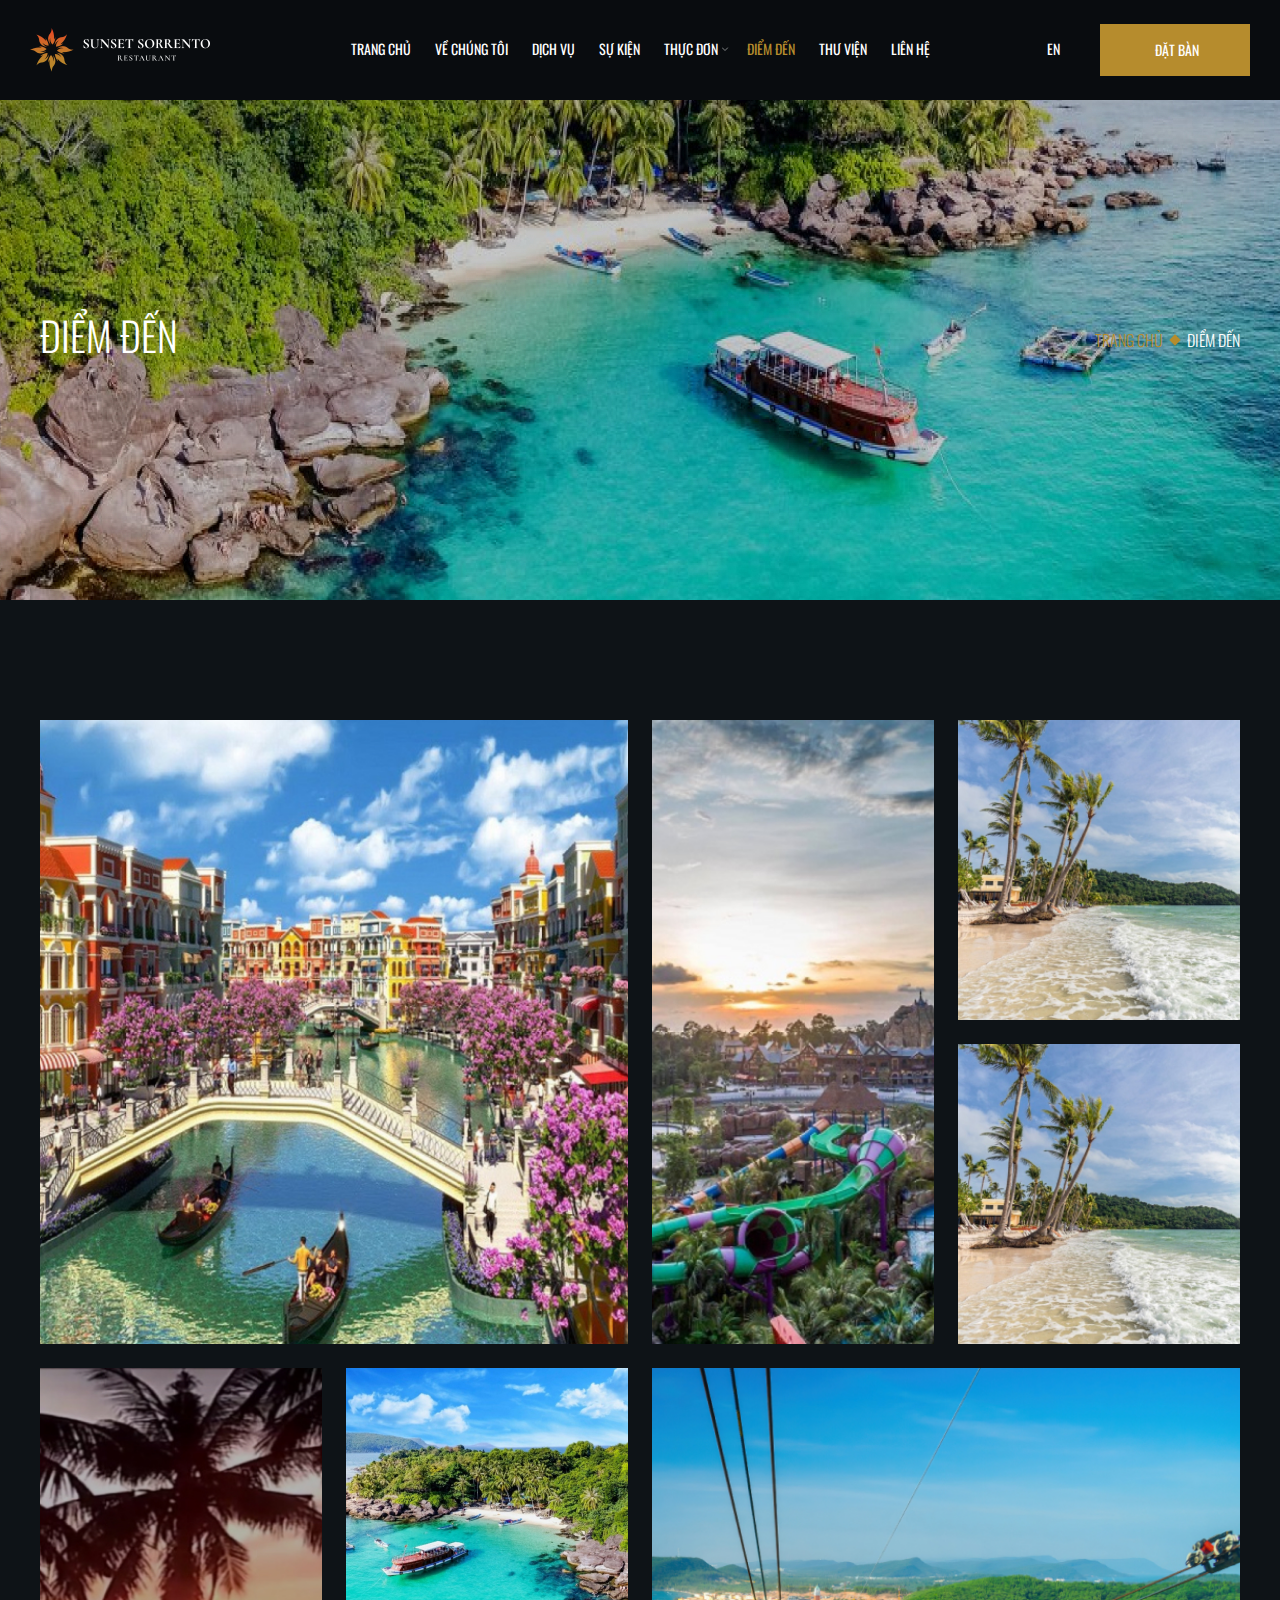
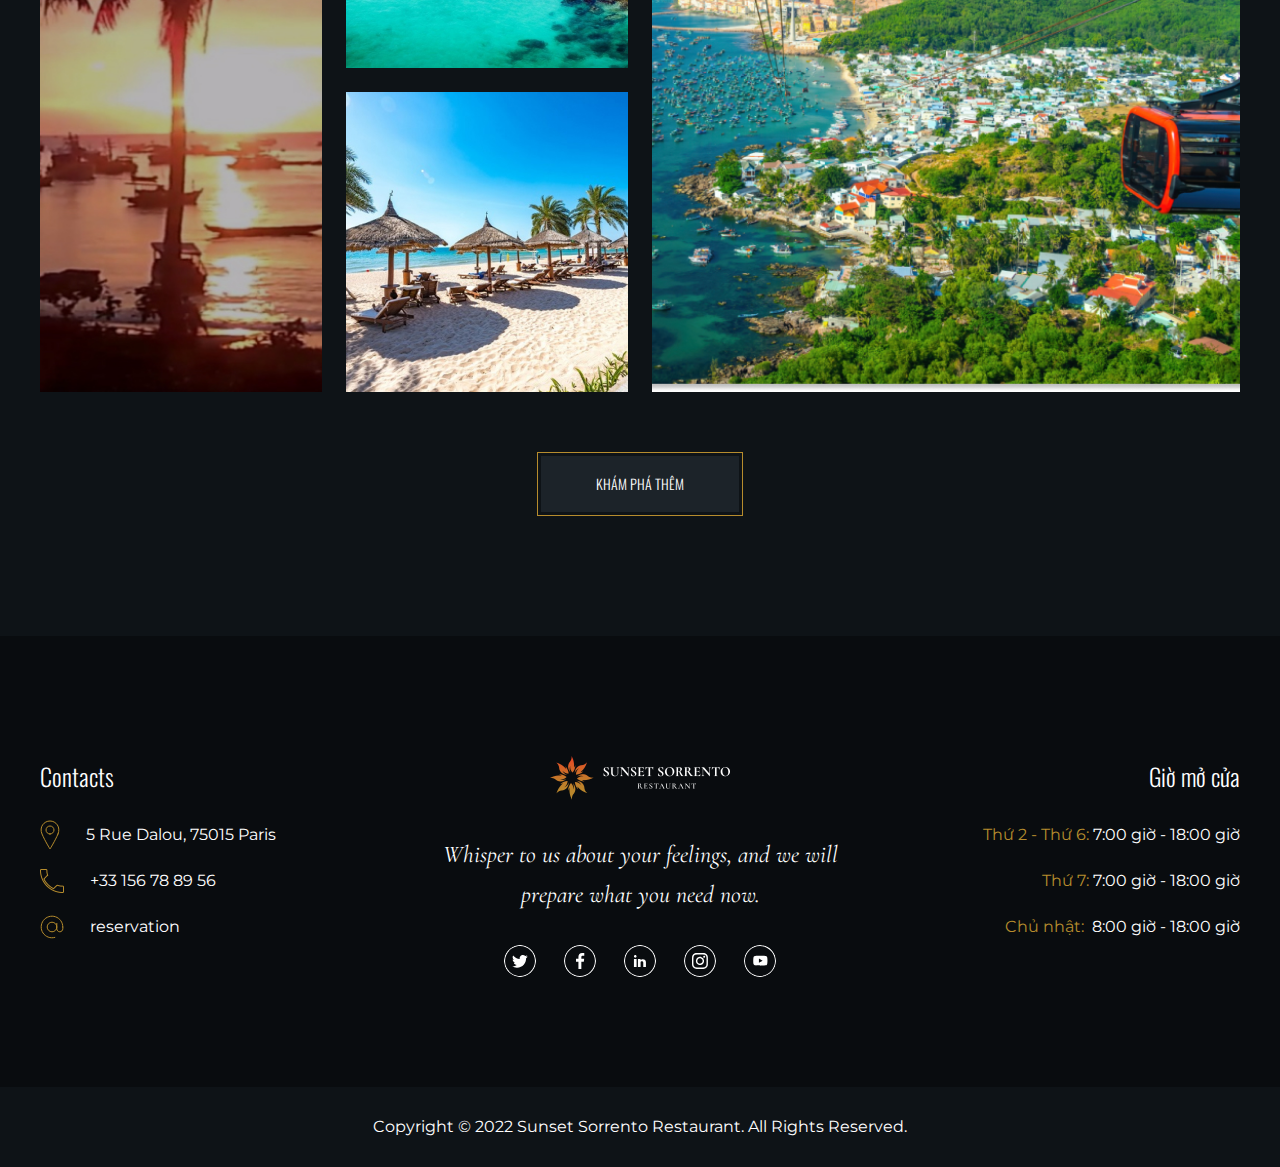
<file: place.html>
<!DOCTYPE html>
<html lang="en">

<head>
    <meta charset="UTF-8">
    <meta http-equiv="X-UA-Compatible" content="IE=edge">
    <meta name="viewport" content="width=device-width, initial-scale=1.0">
    <title>Destination Sunset Sorrento</title>
    <link rel="icon" type="favicon" href="hoalogo.ico">
    <meta name="title" content="">
    <meta name="description" content="">
    <meta name="keywords" content="">
    <!-- loading -->
    <style>
        .loading {
            position: fixed;
            width: 100%;
            height: 100vh;
            background-color: #000;
            z-index: 10000;
            overflow: hidden;
            opacity: 0;
            pointer-events: none;
        }
        
        .loading.active {
            overflow: visible;
            opacity: 1;
            pointer-events: all;
        }
    </style>
    <!-- meta tag facebook -->
    <meta property="og:locale" content="vi" />
    <meta property="og:type" content="article" />
    <meta property="og:title" content="" />
    <meta property="og:description" content="" />
    <meta property="og:url" content="" />
    <meta property="og:site_name" content="" />
    <meta property="og:image" content="" />
    <!-- meta tag twitter -->
    <meta property="og:type" content="" />
    <meta property="og:title" content="" />
    <meta property="og:description" content="" />
    <meta property="og:url" content="" />
    <meta property="og:image" content="" />
    <!-- nhúng css-->
    <link rel="stylesheet" href="./dest/style.min.css">
    <link rel="stylesheet" href="dest/font.css">
</head>

<!-- Page services -->

<body class="aboutpage">
    <div class="loading"></div>
    <header class="header">
        <div class="container-fluid">
            <div class="iconmenu">
                <span></span>
            </div>
            <a href="index.html" class="logo">
                <img srcset="img/logo.png 2x" alt="">
            </a>
            <ul class="menu">
                <li><a href="index.html">TRANG CHỦ</a></li>
                <li><a href="about.html">VỀ CHÚNG TÔI</a></li>
                <li><a href="services.html">DỊCH VỤ</a></li>
                <li><a href="blog.html">SỰ KIỆN</a></li>
                <li class="submenu">
                    <a href="#" class="nav"><span>THỰC ĐƠN</span>
                        <img class="down" srcset="img/down.svg 2x" alt="">
                    </a>
                    <ul class="menudown">
                        <li><a href="mona.html">Món Á</a></li>
                        <li><a href="monau.html">Món Âu</a></li>
                        <li><a href="monau.html">Tráng Miệng</a></li>
                    </ul>
                </li>
                <li><a class="active" href="place.html">ĐIỂM ĐẾN</a></li>
                <li><a href="library.html">THƯ VIỆN</a></li>
                <li><a href="contact.html">LIÊN HỆ</a></li>
                <div class="button">
                    <a href="contact.html" class="order">ĐẶT BÀN</a>
                </div>
            </ul>
            <div class="header__left">
                <div class="header__left-lang">
                    <span>EN</span>
                    <ul class="down">
                        <li class="item"><a href="" target="_blank">VN</a></li>
                        <li class="item"><a href="" target="_blank">USA</a></li>
                        <li class="item"><a href="" target="_blank">CN</a></li>
                    </ul>
                </div>
                <div class="button">
                    <a href="contact.html" class="order">ĐẶT BÀN</a>

                </div>
            </div>
        </div>
    </header>
    <div class="top">
        <svg width="50" height="50" viewBox="0 0 50 50" fill="none" xmlns="http://www.w3.org/2000/svg">
        <path d="M25 1C38.2597 1 49 11.7403 49 25C49 38.2597 38.2597 49 25 49C11.7403 49 1 38.2597 1 25C1 11.7403 11.7403 1 25 1Z" stroke="#B68C2D"/>
        <path d="M25 16L25.3556 15.6485L25 15.2887L24.6444 15.6485L25 16ZM24.5 34.213V34.713L25.5 34.713V34.213L24.5 34.213ZM34.3556 24.755L25.3556 15.6485L24.6444 16.3515L33.6444 25.458L34.3556 24.755ZM24.6444 15.6485L15.6444 24.755L16.3556 25.458L25.3556 16.3515L24.6444 15.6485ZM24.5 16V34.213L25.5 34.213V16L24.5 16Z" fill="#B68C2D"/>
    </svg>
    </div>
    <main class="main">
        <section class="hero --abouthero">
            <div class="hero__banner">
                <img class="hero__banner-img" src="img/place.jpg" alt="">
            </div>
            <div class="hero__textbox">
                <div class="container">
                    <a href="services.html" class="h3-oswald">ĐIỂM ĐẾN</a>
                    <div class="hero__textbox-right">
                        <a class="page" href="index.html">TRANG CHỦ</a>
                        <a class="page --svc" href="place.html">ĐIỂM ĐẾN</a>
                    </div>
                </div>
            </div>
        </section>
        <section class="listimg --listimgabout pd">
            <div class="container">
                <div class="listimg__item --grid1">
                    <a class="listimg__item-img" href="img/img1.jpg" data-fancybox="gallery " data-caption="Phu Quoc">
                        <img src="img/img1.jpg " />
                    </a>
                </div>
                <div class="listimg__item --grid2 ">
                    <a class="listimg__item-img img1" href="img/img2.jpg " data-fancybox="gallery " data-caption="Hon Thom ">
                        <img src="img/g2.jpg " />
                    </a>
                    <a class="listimg__item-img img2" href="img/img1.jpg" data-fancybox="gallery " data-caption="Ganh Dau ">
                        <img src="img/g1.jpg " />
                    </a>
                    <a class="listimg__item-img img3" href="img/img1.jpg" data-fancybox="gallery " data-caption="Quan Dao An Thoi">
                        <img src="img/g1.jpg " />
                    </a>
                </div>
                <div class="listimg__item --grid2 ">
                    <a class="listimg__item-img img1" href="img/travel3.jpg " data-fancybox="gallery " data-caption="Bai Dai">
                        <img src="img/travel3.jpg " />
                    </a>
                    <a class="listimg__item-img img2" href="img/travel4.jpg" data-fancybox="gallery " data-caption="Phu Quoc ">
                        <img src="img/travel4.jpg " />
                    </a>
                    <a class="listimg__item-img img3" href="img/travel5.jpg" data-fancybox="gallery " data-caption="Quan Dao An Thoi">
                        <img src="img/travel5.jpg " />
                    </a>
                </div>

                <div class="listimg__item --grid1 ">
                    <a class="listimg__item-img" href="img/travel2.jpg" data-fancybox="gallery " data-caption="Bai Dai">
                        <img src="img/travel2.jpg" />
                    </a>
                </div>
            </div>
            <div class="btn ">
                <a href="# " class="btn-sunset ">
                    <span class="span-btn ">khám phá thêm</span>
                </a>
            </div>
        </section>
    </main>
    <!-- FOOTER -->
    <footer class="footer pd ">
        <div class="container ">
            <div class="footer__contact ">
                <h4 class="footer__contact-title h4-oswald ">Contacts</h4>
                <div class="footer__contact-item ">
                    <img src="img/icon-location.svg " alt=" ">
                    <p class="footer-content "> 5 Rue Dalou, 75015 Paris</p>
                </div>
                <div class="footer__contact-item ">
                    <img srcset="img/phone.png 2x " alt=" ">
                    <p class="footer-content ">+33 156 78 89 56</p>
                </div>
                <div class="footer__contact-item ">
                    <img src="img/mail.svg " alt=" ">
                    <p class="footer-content ">reservation</p>
                </div>
            </div>
            <div class="footer__sayings ">
                <a href="index.html" class="logo ">
                    <img srcset="img/logo.png 2x " alt=" ">
                </a>
                <h4 class="h4-cormorant ">Whisper to us about your feelings, and we will prepare what you need now.</h4>
                <div class="listsocial ">
                    <a class="listsocial__item twt " href=" " target="_blank ">
                        <svg width="32 " height="32 " viewBox="0 0 32 32 " fill="none " xmlns="http://www.w3.org/2000/svg ">
                            <g clip-path="url(#clip0_110_1509) ">
                            <path d="M16.0008 -0.0341797C7.1588 -0.0341797 -0.0332031 7.15782 -0.0332031 15.9998C-0.0332031 24.8418 7.1588 32.0338 16.0008 32.0338C24.8428 32.0338 32.0348 24.8418 32.0348 15.9998C32.0348 7.15782 24.8428 -0.0341797 16.0008
                        -0.0341797ZM16.0008 30.9658C7.7488 30.9658 1.0348 24.2518 1.0348 15.9998C1.0348 7.74782 7.7488 1.03382 16.0008 1.03382C24.2528 1.03382 30.9668 7.74782 30.9668 15.9998C30.9668 24.2518 24.2528 30.9658 16.0008 30.9658Z " fill="white "/>
                            <g clip-path="url(#clip1_110_1509) ">
                            <path d="M22.1064 13.1975C22.1168 13.3375 22.1168 13.4767 22.1168 13.6159C22.1168 17.8759 18.8744 22.7847 12.9488 22.7847C11.1232 22.7847 9.4272 22.2559 8 21.3375C8.2592 21.3671 8.5088 21.3775 8.7784 21.3775C10.2288 21.381
                        11.6381 20.896 12.7792 20.0007C12.1067 19.9886 11.4549 19.7667 10.9146 19.3661C10.3743 18.9655 9.97263 18.4063 9.7656 17.7663C9.9648 17.7959 10.1648 17.8159 10.3744 17.8159C10.6632 17.8159 10.9536 17.7759 11.2232 17.7063C10.4934 17.559
                        9.83718 17.1634 9.36609 16.5869C8.89501 16.0104 8.63815 15.2885 8.6392 14.5439V14.5039C9.0688 14.7431 9.5672 14.8927 10.0952 14.9127C9.65287 14.6188 9.29018 14.22 9.03947 13.7518C8.78877 13.2836 8.65785 12.7606 8.6584 12.2295C8.6584
                        11.6311 8.8176 11.0823 9.0968 10.6039C9.90651 11.6 10.9164 12.4148 12.0611 12.9957C13.2057 13.5765 14.4596 13.9105 15.7416 13.9759C15.692 13.7359 15.6616 13.4871 15.6616 13.2375C15.6614 12.8143 15.7446 12.3952 15.9065 12.0041C16.0683
                        11.6131 16.3057 11.2578 16.6049 10.9585C16.9042 10.6592 17.2595 10.4219 17.6506 10.26C18.0416 10.0981 18.4608 10.0149 18.884 10.0151C19.812 10.0151 20.6496 10.4039 21.2384 11.0327C21.9598 10.8932 22.6516 10.6299 23.2832 10.2543C23.0427
                        10.999 22.539 11.6304 21.8664 12.0303C22.5062 11.9574 23.1315 11.7891 23.7216 11.5311C23.2809 12.1736 22.7348 12.737 22.1064 13.1975Z " fill="white "/>
                            </g>
                            </g>
                            <defs>
                            <clipPath id="clip0_110_1509 ">
                            <rect width="32 " height="32 " fill="white "/>
                            </clipPath>
                            <clipPath id="clip1_110_1509 ">
                            <rect width="16 " height="12.8 " fill="white " transform="translate(8 10) "/>
                            </clipPath>
                            </defs>
                            </svg>
                    </a>
                    <a class="listsocial__item fb " href=" " target="_blank ">
                        <svg width="32 " height="32 " viewBox="0 0 32 32 " fill="none " xmlns="http://www.w3.org/2000/svg ">
                            <path d="M16 0C7.17675 0 0 7.17675 0 16C0 24.8233 7.17675 32 16 32C24.8233 32 32 24.8233 32 16C32 7.17675 24.8233 0 16 0ZM16 30.9343C7.7655 30.9343 1.06574 24.2345 1.06574 16C1.06574 7.7655 7.7655 1.06574 16 1.06574C24.2345
                        1.06574 30.9343 7.7655 30.9343 16C30.9343 24.2345 24.2345 30.9343 16 30.9343Z " fill="white "/>
                            <path d="M14.4294 23.949H17.3532V16.6645H19.798L20.1672 13.8305H17.3532V12.0143C17.3532 11.1961 17.5827 10.6373 18.7602 10.6373H20.267V8.09268C20.0075 8.06274 19.1194 7.98291 18.0816 7.98291C15.9063 7.98291 14.4294 9.31009
                        14.4294 11.7349V13.8305H11.9746V16.6645H14.4294V23.949Z " fill="white "/>
                        </svg>
                    </a>
                    <a class="listsocial__item inl " href=" " target="_blank ">
                        <svg width="32 " height="32 " viewBox="0 0 32 32 " fill="none " xmlns="http://www.w3.org/2000/svg ">
                            <g clip-path="url(#clip0_110_1519) ">
                            <path d="M16.0008 -0.0341797C7.1588 -0.0341797 -0.0332031 7.15782 -0.0332031 15.9998C-0.0332031 24.8418 7.1588 32.0338 16.0008 32.0338C24.8428 32.0338 32.0348 24.8418 32.0348 15.9998C32.0348 7.15782 24.8428 -0.0341797 16.0008
                        -0.0341797ZM16.0008 30.9658C7.7488 30.9658 1.0348 24.2518 1.0348 15.9998C1.0348 7.74782 7.7488 1.03382 16.0008 1.03382C24.2528 1.03382 30.9668 7.74782 30.9668 15.9998C30.9668 24.2518 24.2528 30.9658 16.0008 30.9658Z " fill="white "/>
                            <g clip-path="url(#clip1_110_1519) ">
                            <path d="M16.6003 22H13.9336V14H16.6003V15.3333C16.881 14.9762 17.2373 14.6856 17.6436 14.4824C18.0499 14.2792 18.4961 14.1684 18.9503 14.158C19.7445 14.1624 20.5046 14.4816 21.0639 15.0456C21.6231 15.6096 21.9359 16.3724
                        21.9336 17.1667V22H19.2669V17.5C19.2153 17.1397 19.0354 16.8102 18.7601 16.572C18.4849 16.3339 18.1329 16.2032 17.7689 16.204C17.606 16.2091 17.4458 16.2471 17.298 16.3157C17.1502 16.3843 17.0177 16.482 16.9085 16.6031C16.7994 16.7241
                        16.7158 16.8659 16.6629 17.0201C16.6099 17.1742 16.5886 17.3374 16.6003 17.5V22ZM12.6003 22H9.93359V14H12.6003V22ZM11.2669 12.6667C10.9133 12.6667 10.5742 12.5262 10.3241 12.2761C10.0741 12.0261 9.93359 11.687 9.93359 11.3333C9.93359
                        10.9797 10.0741 10.6406 10.3241 10.3905C10.5742 10.1405 10.9133 10 11.2669 10C11.6205 10 11.9597 10.1405 12.2097 10.3905C12.4598 10.6406 12.6003 10.9797 12.6003 11.3333C12.6003 11.687 12.4598 12.0261 12.2097 12.2761C11.9597 12.5262
                        11.6205 12.6667 11.2669 12.6667Z " fill="white "/>
                            </g>
                            </g>
                            <defs>
                            <clipPath id="clip0_110_1519 ">
                            <rect width="32 " height="32 " fill="white "/>
                            </clipPath>
                            <clipPath id="clip1_110_1519 ">
                            <rect width="12 " height="12 " fill="white " transform="translate(9.93359 10) "/>
                            </clipPath>
                            </defs>
                        </svg>
                    </a>
                    <a class="listsocial__item ins " href=" " target="_blank ">
                        <svg width="32 " height="32 " viewBox="0 0 32 32 " fill="none " xmlns="http://www.w3.org/2000/svg ">
                            <path d="M16 0C7.17675 0 0 7.17675 0 16C0 24.8233 7.17675 32 16 32C24.8233 32 32 24.8233 32 16C32 7.17675 24.8233 0 16 0ZM16 30.9343C7.7655 30.9343 1.06574 24.2345 1.06574 16C1.06574 7.7655 7.7655 1.06574 16 1.06574C24.2345
                        1.06574 30.9343 7.7655 30.9343 16C30.9343 24.2345 24.2345 30.9343 16 30.9343Z " fill="white "/>
                            <g clip-path="url(#clip0_110_1525) ">
                            <path d="M15.9661 11.8748C15.1569 11.8748 14.3659 12.1148 13.6931 12.5643C13.0203 13.0139 12.4959 13.6529 12.1862 14.4004C11.8766 15.148 11.7956 15.9707 11.9534 16.7643C12.1113 17.5579 12.5009 18.2869 13.0731 18.8591C13.6453
                        19.4313 14.3743 19.8209 15.1679 19.9788C15.9616 20.1367 16.7842 20.0556 17.5318 19.746C18.2794 19.4363 18.9184 18.9119 19.3679 18.2391C19.8175 17.5663 20.0574 16.7753 20.0574 15.9661C20.0587 15.4285 19.9538 14.8959 19.7487 14.3989C19.5435
                        13.9019 19.2422 13.4504 18.862 13.0702C18.4819 12.69 18.0303 12.3887 17.5333 12.1836C17.0364 11.9784 16.5038 11.8735 15.9661 11.8748ZM15.9661 18.6305C15.4392 18.6305 14.924 18.4742 14.4859 18.1814C14.0477 17.8887 13.7062 17.4726 13.5046
                        16.9857C13.3029 16.4989 13.2502 15.9632 13.353 15.4463C13.4558 14.9295 13.7095 14.4548 14.0821 14.0821C14.4548 13.7095 14.9295 13.4558 15.4463 13.353C15.9632 13.2502 16.4989 13.3029 16.9857 13.5046C17.4726 13.7062 17.8887 14.0477 18.1814
                        14.4859C18.4742 14.924 18.6305 15.4392 18.6305 15.9661C18.6305 16.6727 18.3497 17.3504 17.8501 17.8501C17.3504 18.3497 16.6727 18.6305 15.9661 18.6305ZM21.185 11.7052C21.185 11.9025 21.1265 12.0955 21.0169 12.2596C20.9072 12.4237 20.7514
                        12.5516 20.569 12.6271C20.3867 12.7026 20.186 12.7224 19.9925 12.6839C19.7989 12.6454 19.6211 12.5503 19.4815 12.4108C19.342 12.2712 19.2469 12.0934 19.2084 11.8998C19.1699 11.7063 19.1897 11.5056 19.2652 11.3233C19.3408 11.141 19.4687
                        10.9851 19.6328 10.8755C19.7969 10.7658 19.9898 10.7073 20.1871 10.7073C20.4518 10.7073 20.7056 10.8124 20.8928 10.9996C21.0799 11.1867 21.185 11.4405 21.185 11.7052ZM23.8893 12.703C23.9183 11.4625 23.4556 10.2608 22.602 9.36015C21.7061
                        8.49568 20.5039 8.02195 19.2591 8.04295C17.9619 7.98308 13.9704 7.98308 12.6731 8.04295C11.433 8.0161 10.2321 8.47853 9.33022 9.33022C8.47666 10.2309 8.01393 11.4326 8.04295 12.6731C7.98308 13.9704 7.98308 17.9619 8.04295 19.2591C8.01393
                        20.4997 8.47666 21.7013 9.33022 22.602C10.2321 23.4537 11.433 23.9161 12.6731 23.8893C13.9903 23.9691 17.9419 23.9691 19.2591 23.8893C20.4997 23.9183 21.7013 23.4556 22.602 22.602C23.4556 21.7013 23.9183 20.4997 23.8893 19.2591C23.9492
                        17.9619 23.9492 13.9704 23.8893 12.6731V12.703ZM22.1929 20.6861C22.0574 21.0293 21.8529 21.341 21.5919 21.6019C21.331 21.8628 21.0193 22.0674 20.6761 22.2029C19.127 22.5161 17.5433 22.6234 15.9661 22.5222C14.3922 22.6236 12.8118 22.5162
                        11.2661 22.2029C10.9229 22.0674 10.6112 21.8628 10.3503 21.6019C10.0893 21.341 9.88481 21.0293 9.74933 20.6861C9.33022 19.6283 9.42003 17.1336 9.42003 15.9761C9.42003 14.8186 9.33022 12.3139 9.74933 11.2661C9.88099 10.9195 10.0841
                        10.6045 10.3454 10.3414C10.6067 10.0784 10.9204 9.87328 11.2661 9.73935C12.8118 9.42599 14.3922 9.31862 15.9661 9.42003C17.5433 9.31879 19.127 9.42615 20.6761 9.73935C21.0193 9.87483 21.331 10.0794 21.5919 10.3403C21.8529 10.6012 22.0574
                        10.9129 22.1929 11.2561C22.612 12.3139 22.5122 14.8086 22.5122 15.9661C22.5122 17.1237 22.612 19.6283 22.1929 20.6761V20.6861Z " fill="white "/>
                            </g>
                            <defs>
                            <clipPath id="clip0_110_1525 ">
                            <rect width="15.9661 " height="15.9661 " fill="white " transform="translate(7.98242 7.98291) "/>
                            </clipPath>
                            </defs>
                        </svg>
                    </a>
                    <a class="listsocial__item ytb " href=" " target="_blank ">
                        <svg width="32 " height="32 " viewBox="0 0 32 32 " fill="none " xmlns="http://www.w3.org/2000/svg ">
                            <path d="M16 0C7.17675 0 0 7.17675 0 16C0 24.8233 7.17675 32 16 32C24.8233 32 32 24.8233 32 16C32 7.17675 24.8233 0 16 0ZM16 31C7.7655 31 1 24.2345 1 16C1 7.7655 7.7655 1 16 1C24.2345 1 31 7.7655 31 16C31 24.2345 24.2345
                        31 16 31Z " fill="white "/>
                            <g clip-path="url(#clip0_110_1529) ">
                            <path d="M23.1771 12.2331C23.0961 11.9326 22.9378 11.6585 22.718 11.4382C22.4982 11.2179 22.2245 11.0589 21.9242 10.9773C20.8106 10.6715 16.3554 10.6665 16.3554 10.6665C16.3554 10.6665 11.901 10.6615 10.7867 10.9538C10.4866
                        11.0392 10.2134 11.2004 9.99353 11.4218C9.77362 11.6432 9.61431 11.9174 9.53091 12.2182C9.23722 13.3318 9.23438 15.6414 9.23438 15.6414C9.23438 15.6414 9.23153 17.9625 9.52309 19.0647C9.68664 19.6742 10.1666 20.1556 10.7768 20.3198C11.9018
                        20.6256 16.3448 20.6306 16.3448 20.6306C16.3448 20.6306 20.7999 20.6356 21.9135 20.344C22.2139 20.2625 22.4879 20.1039 22.7083 19.8841C22.9286 19.6642 23.0878 19.3906 23.17 19.0903C23.4644 17.9774 23.4666 15.6685 23.4666 15.6685C23.4666
                        15.6685 23.4808 13.3467 23.1771 12.2331V12.2331ZM14.9304 17.7812L14.9339 13.5145L18.6367 15.6514L14.9304 17.7812V17.7812Z " fill="white "/>
                            </g>
                            <defs>
                            <clipPath id="clip0_110_1529 ">
                            <rect width="14.9334 " height="10.6667 " fill="white " transform="translate(8.5332 10.6665) "/>
                            </clipPath>
                            </defs>
                        </svg>
                    </a>
                </div>
            </div>
            <div class="footer__time ">
                <h4 class="footer__time-title h4-oswald ">Giờ mở cửa</h4>
                <div class="footer__time-detail ">
                    <p><span class="--cl ">Thứ 2 &#8209; Thứ 6:&nbsp;</span>7:00 giờ &#8209; 18:00 giờ</p>
                    <p><span class="--cl ">Thứ 7:&nbsp;</span>7:00 giờ &#8209; 18:00 giờ</p>
                    <p><span class="--cl ">Chủ nhật: &nbsp;</span>8:00 giờ &#8209; 18:00 giờ</p>
                </div>
            </div>
        </div>
        <div class="end ">Copyright © 2022 Sunset Sorrento Restaurant. All Rights Reserved.</div>
    </footer>
    <script src="dest/jsmain.min.js "></script>
    <script src="dest/main.js "></script>

</body>

</html>
</file>
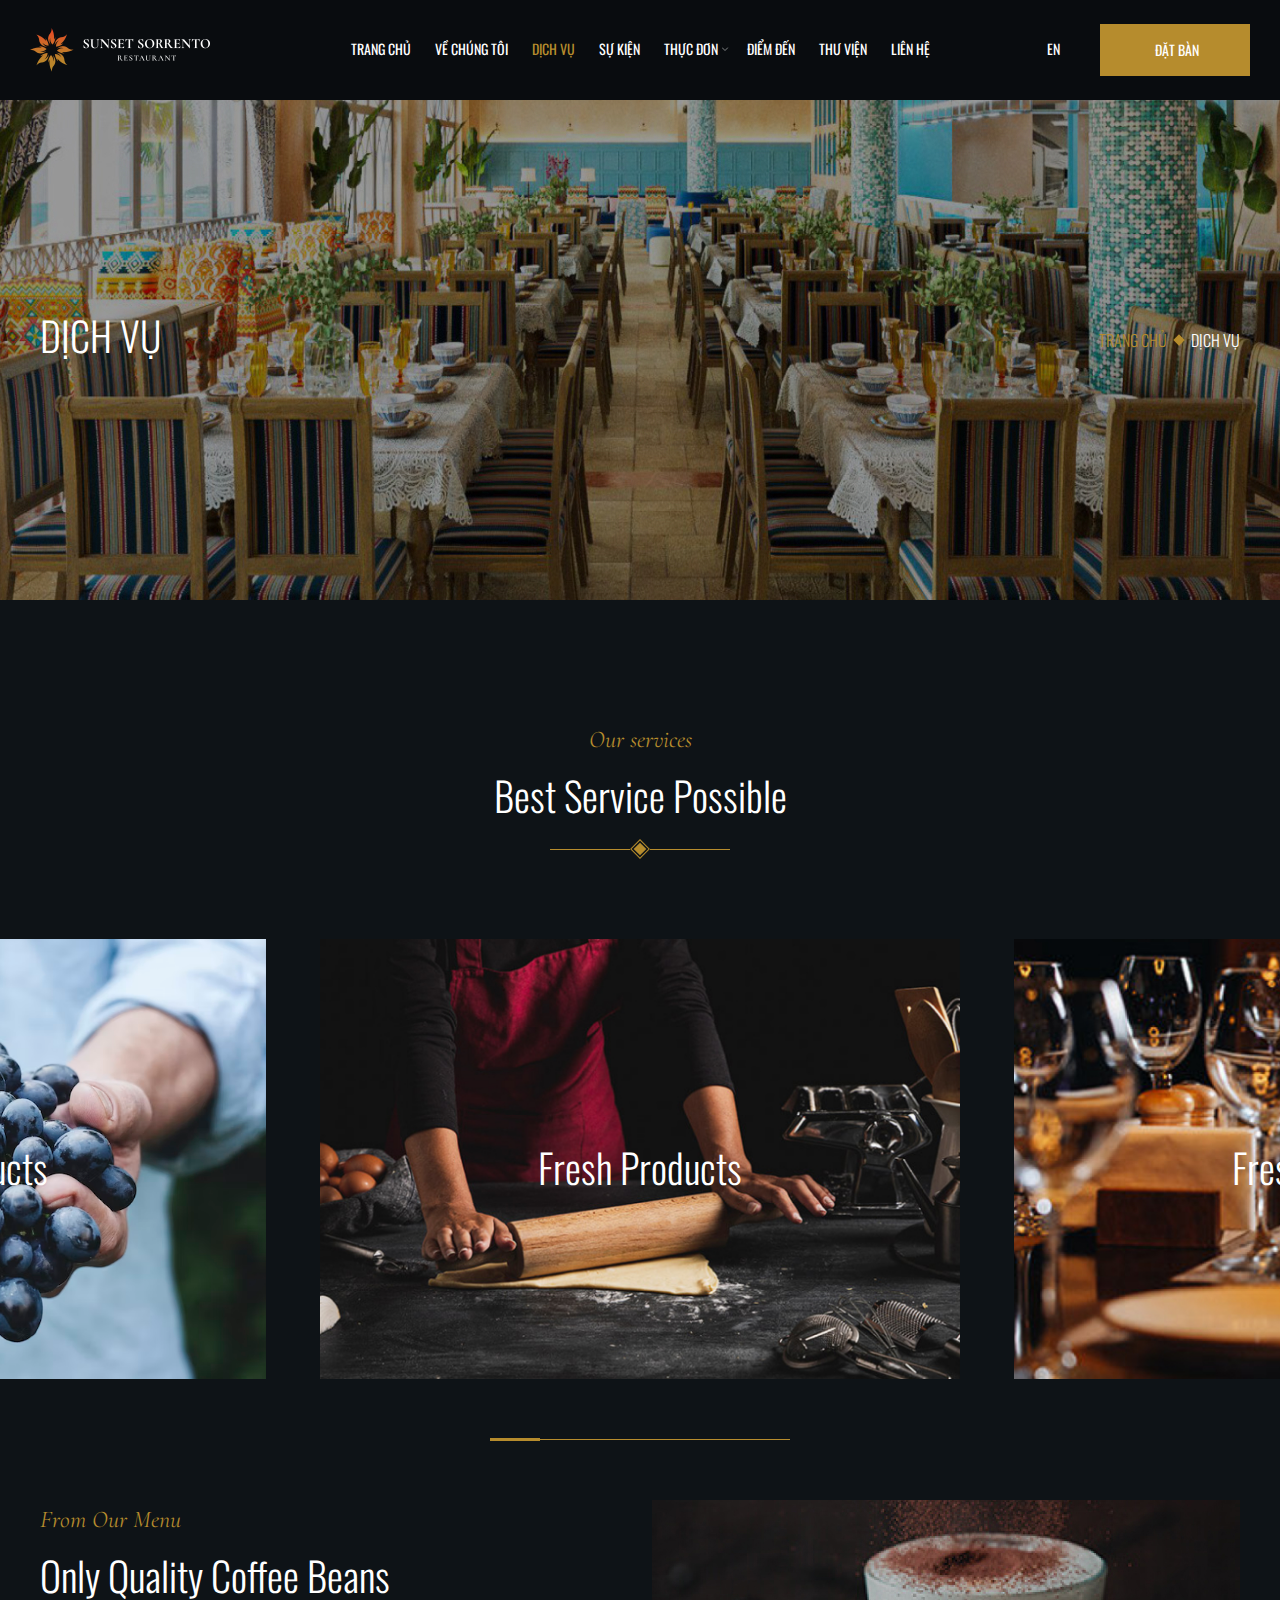
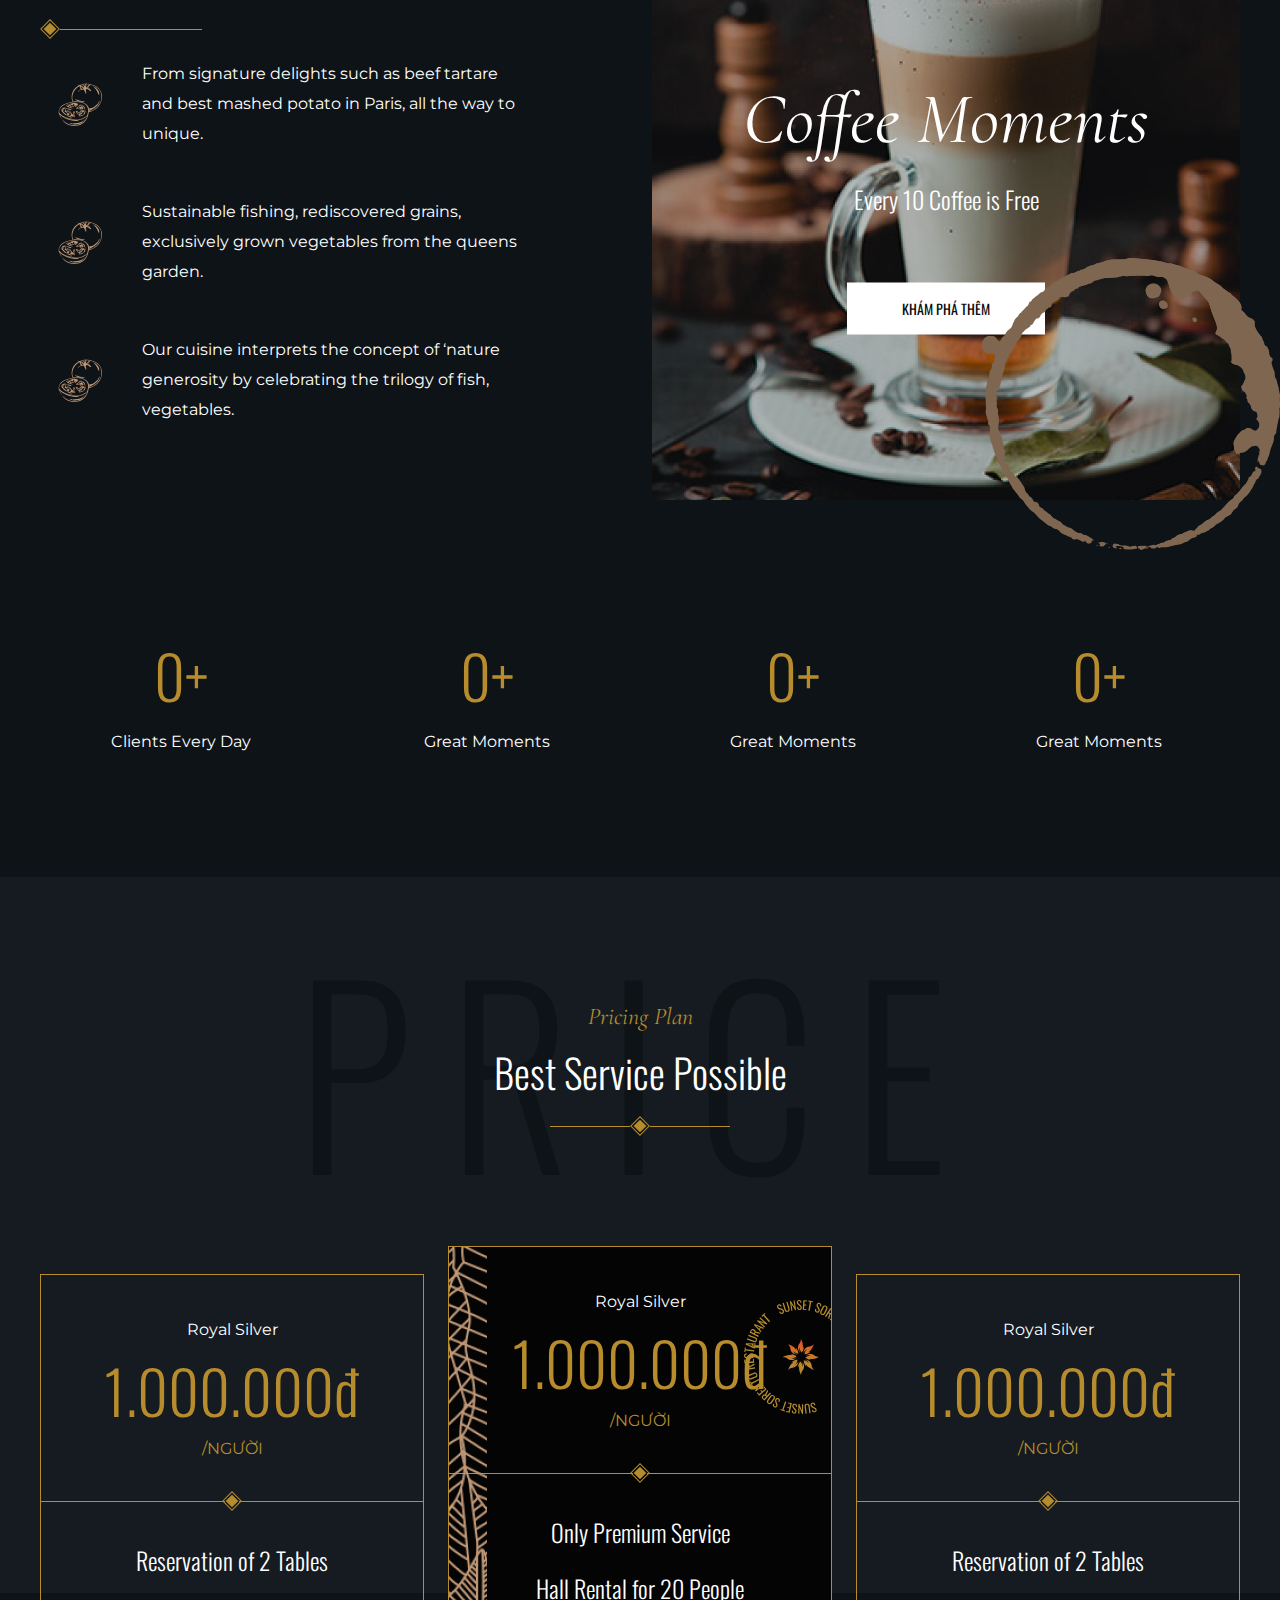
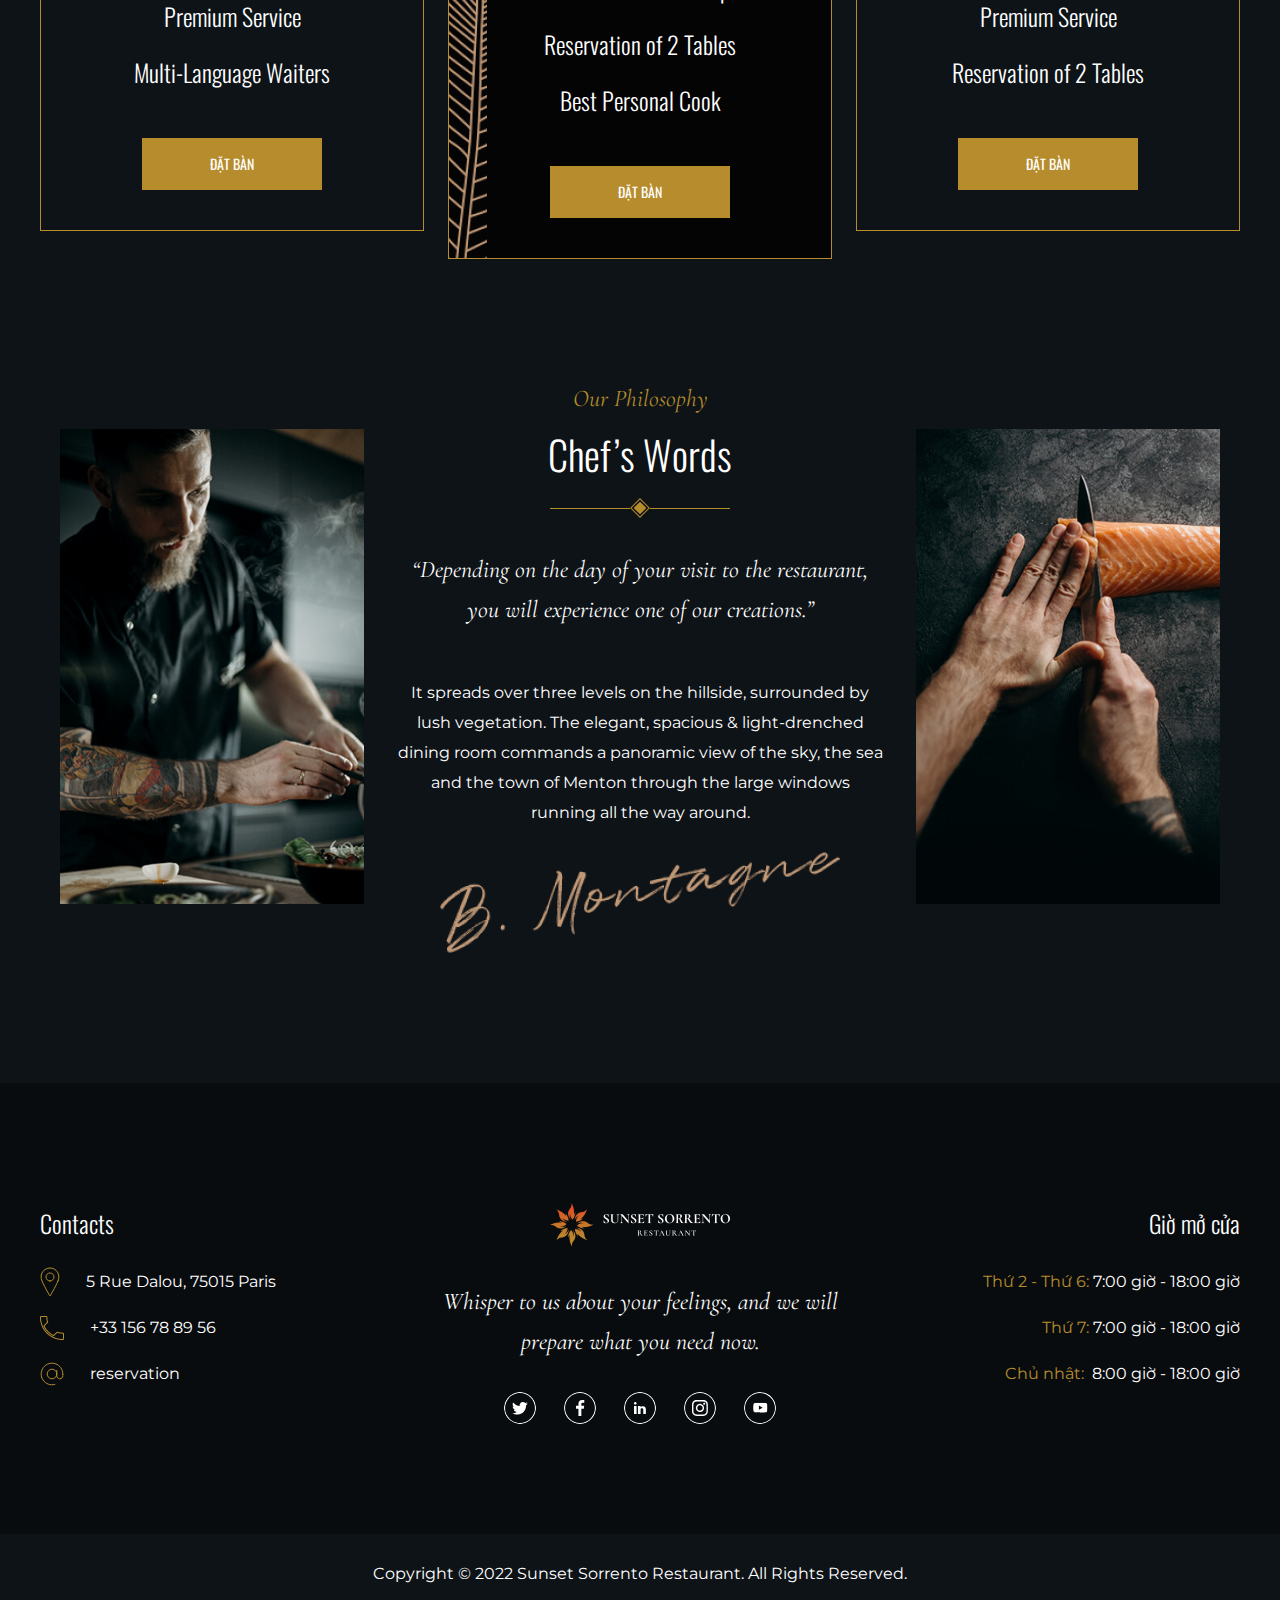
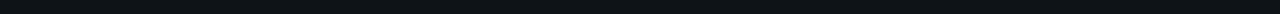
<file: services.html>
<!DOCTYPE html>
<html lang="en">

<head>
    <meta charset="UTF-8">
    <meta http-equiv="X-UA-Compatible" content="IE=edge">
    <meta name="viewport" content="width=device-width, initial-scale=1.0">
    <title>Services Sunset Sorrento</title>
    <link rel="icon" type="favicon" href="img/hoalogo.png">
    <meta name="title" content="">
    <meta name="description" content="">
    <meta name="keywords" content="">
    <!-- loading -->
    <style>
        .loading {
            position: fixed;
            width: 100%;
            height: 100vh;
            background-color: #000;
            z-index: 10000;
            overflow: hidden;
            opacity: 0;
            pointer-events: none;
        }
        
        .loading.active {
            overflow: visible;
            opacity: 1;
            pointer-events: all;
        }
    </style>
    <!-- meta tag facebook -->
    <meta property="og:locale" content="vi" />
    <meta property="og:type" content="article" />
    <meta property="og:title" content="" />
    <meta property="og:description" content="" />
    <meta property="og:url" content="" />
    <meta property="og:site_name" content="" />
    <meta property="og:image" content="" />
    <!-- meta tag twitter -->
    <meta property="og:type" content="" />
    <meta property="og:title" content="" />
    <meta property="og:description" content="" />
    <meta property="og:url" content="" />
    <meta property="og:image" content="" />
    <!-- nhúng css-->
    <link rel="stylesheet" href="./dest/style.min.css">
    <link rel="stylesheet" href="dest/font.css">
</head>

<!-- Page services -->

<body class="servicepage">
    <div class="loading"></div>
    <header class="header">
        <div class="container-fluid">
            <div class="iconmenu">
                <span></span>
            </div>
            <a href="index.html" class="logo">
                <img srcset="img/logo.png 2x" alt="">
            </a>
            <ul class="menu">
                <li><a href="index.html">TRANG CHỦ</a></li>
                <li><a href="about.html">VỀ CHÚNG TÔI</a></li>
                <li><a class="active" href="services.html">DỊCH VỤ</a></li>
                <li><a href="blog.html">SỰ KIỆN</a></li>
                <li class="submenu">
                    <a href="#" class="nav"><span>THỰC ĐƠN</span>
                        <img class="down" srcset="img/down.svg 2x" alt="">
                    </a>
                    <ul class="menudown">
                        <li><a href="mona.html">Món Á</a></li>
                        <li><a href="monau.html">Món Âu</a></li>
                        <li><a href="monau.html">Tráng Miệng</a></li>
                    </ul>
                </li>
                <li><a href="place.html">ĐIỂM ĐẾN</a></li>
                <li><a href="library.html">THƯ VIỆN</a></li>
                <li><a href="contact.html">LIÊN HỆ</a></li>
                <div class="button">
                    <a href="contact.html" class="order">ĐẶT BÀN</a>
                </div>
            </ul>
            <div class="header__left">
                <div class="header__left-lang">
                    <span>EN</span>
                    <ul class="down">
                        <li class="item"><a href="" target="_blank">VN</a></li>
                        <li class="item"><a href="" target="_blank">USA</a></li>
                        <li class="item"><a href="" target="_blank">CN</a></li>
                    </ul>
                </div>
                <div class="button">
                    <a href="contact.html" class="order">ĐẶT BÀN</a>
                </div>
            </div>
        </div>
    </header>
    <div class="top">
        <svg width="50" height="50" viewBox="0 0 50 50" fill="none" xmlns="http://www.w3.org/2000/svg">
        <path d="M25 1C38.2597 1 49 11.7403 49 25C49 38.2597 38.2597 49 25 49C11.7403 49 1 38.2597 1 25C1 11.7403 11.7403 1 25 1Z" stroke="#B68C2D"/>
        <path d="M25 16L25.3556 15.6485L25 15.2887L24.6444 15.6485L25 16ZM24.5 34.213V34.713L25.5 34.713V34.213L24.5 34.213ZM34.3556 24.755L25.3556 15.6485L24.6444 16.3515L33.6444 25.458L34.3556 24.755ZM24.6444 15.6485L15.6444 24.755L16.3556 25.458L25.3556 16.3515L24.6444 15.6485ZM24.5 16V34.213L25.5 34.213V16L24.5 16Z" fill="#B68C2D"/>
    </svg>
    </div>
    <main class="main">
        <section class="hero">
            <div class="hero__banner">
                <img class="hero__banner-img" src="img/banner-svc1.jpg" alt="">
            </div>
            <div class="hero__textbox">
                <div class="container">
                    <a href="services.html" class="h3-oswald">DỊCH VỤ</a>
                    <div class="hero__textbox-right">
                        <a class="page" href="index.html">TRANG CHỦ</a>
                        <a class="page --svc" href="services.html">DỊCH VỤ</a>
                    </div>
                </div>
            </div>
        </section>
        <section class="bestservices pd">
            <div class="container">
                <div class="textbox tbx--center">
                    <h4 class="h4-cormorant">Our services</h4>
                    <h3 class="h3-oswald">Best Service Possible</h3>
                    <div class="line line--center">
                        <div class="line-decor"></div>
                    </div>
                </div>
            </div>
            <div class="bestservices__sliderservices">
                <div class="bestservices__sliderservices-img">
                    <img src="img/best1.jpg" alt="">
                    <a href="event_details.html">
                        <h3 class="h3-oswald">Fresh Products</h3>
                    </a>
                </div>
                <div class="bestservices__sliderservices-img">
                    <img src="img/best2.jpg" alt="">
                    <a href="event_details.html">
                        <h3 class="h3-oswald">Fresh Products</h3>
                    </a>
                </div>
                <div class="bestservices__sliderservices-img">
                    <img src="img/best3.jpg" alt="">
                    <a href="event_details.html">
                        <h3 class="h3-oswald">Fresh Products</h3>
                    </a>
                </div>
                <div class="bestservices__sliderservices-img">
                    <img src="img/best3.jpg" alt="">
                    <a href="event_details.html">
                        <h3 class="h3-oswald">Fresh Products</h3>
                    </a>
                </div>
                <div class="bestservices__sliderservices-img">
                    <img src="img/t1.avif" alt="">
                    <a href="event_details.html">
                        <h3 class="h3-oswald">Fresh Products</h3>
                    </a>
                </div>
                <div class="bestservices__sliderservices-img">
                    <img src="img/t4.avif" alt="">
                    <a href="event_details.html">
                        <h3 class="h3-oswald">Fresh Products</h3>
                    </a>
                </div>
            </div>

        </section>
        <section class="sccoffee">
            <div class="container">
                <div class="sccoffee__left">
                    <div class="textbox">
                        <h4 class="h4-cormorant">From Our Menu</h4>
                        <h3 class="h3-oswald">Only Quality Coffee Beans</h3>
                        <div class="line line--left">
                            <div class="line-decor"></div>
                        </div>
                    </div>
                    <div class="listcontent">
                        <div class="listcontent__item">
                            <div class="listcontent__item-img">
                                <img srcset="img/tomato.png 2x" alt="">
                            </div>
                            <p class="listcontent__item-detail">From signature delights such as beef tartare and best mashed potato in Paris, all the way to unique.</p>
                        </div>
                        <div class="listcontent__item">
                            <div class="listcontent__item-img">
                                <img srcset="img/tomato.png 2x" alt="">
                            </div>
                            <p class="listcontent__item-detail">Sustainable fishing, rediscovered grains, exclusively grown vegetables from the queens garden.</p>
                        </div>
                        <div class="listcontent__item">
                            <div class="listcontent__item-img">
                                <img srcset="img/tomato.png 2x" alt="">
                            </div>
                            <p class="listcontent__item-detail">Our cuisine interprets the concept of ‘nature generosity by celebrating the trilogy of fish, vegetables.</p>
                        </div>
                    </div>
                </div>
                <div class="sccoffee__right">
                    <div class="sccoffee__right-banner">
                        <img src="img/cafe.jpg" alt="">
                    </div>
                    <div class="sccoffee__right-main">
                        <div class="text">
                            <h2 class="h2-cormorant">Coffee Moments</h2>
                            <h4 class="h4-oswald">Every 10 Coffee is Free</h4>
                        </div>
                        <div class="button">
                            <a href="event_details.html" class="order">KHÁM PHÁ THÊM</a>
                        </div>
                    </div>
                </div>
            </div>
            <div class="sccoffee__circlelogo">
                <img srcset="img/cafe-cir.png 2x" alt="">
            </div>
        </section>
        <section class="countnumber pd">
            <div class="container">
                <div class="listnumber">
                    <div class="listnumber__item">
                        <div class="listnumber__item-number"><span data-target="200">0</span>+</div>
                        <span class="listnumber__item-text">Clients Every Day</span>
                    </div>
                    <div class="listnumber__item">
                        <div class="listnumber__item-number"> <span data-target="180">0</span>+</div>
                        <span class="listnumber__item-text">Great Moments</span>
                    </div>
                    <div class="listnumber__item">
                        <div class="listnumber__item-number"> <span data-target="350">0</span>+</div>
                        <span class="listnumber__item-text">Great Moments</span>
                    </div>
                    <div class="listnumber__item">
                        <div class="listnumber__item-number"> <span data-target="250">0</span>+</div>
                        <span class="listnumber__item-text">Great Moments</span>
                    </div>
                </div>
            </div>
        </section>
        <section class="pricing pd">
            <div class="container">
                <div class="textbox tbx--center">
                    <h4 class="h4-cormorant">Pricing Plan</h4>
                    <h3 class="h3-oswald">Best Service Possible</h3>
                    <div class="line line--center">
                        <div class="line-decor"></div>
                    </div>
                    <span class="bgr-textbox">price</span>
                </div>
                <div class="pricing__listprice">
                    <div class="pricing__listprice-item">
                        <div class="pricing-top">
                            <span class="title text-b1"> Royal Silver</span>
                            <div class="listnumber__item">
                                <span class="listnumber__item-number">1.000.000đ</span>
                            </div>
                            <p class="text-h1">/người</p>
                            <div class="line line--center">
                                <div class="line-decor"></div>
                            </div>
                        </div>
                        <div class="pricing-bottom">
                            <div class="bottom__content">
                                <p>Reservation of 2 Tables</p>
                                <p>Premium Service</p>
                                <p>Multi-Language Waiters</p>
                            </div>
                            <div class="button">
                                <a href="contact.html" class="order">ĐẶT BÀN</a>
                            </div>
                        </div>
                    </div>
                    <div class="pricing__listprice-item --bgr">
                        <div class="pricing-top">
                            <span class="title text-b1"> Royal Silver</span>
                            <div class="listnumber__item">
                                <span class="listnumber__item-number">1.000.000đ</span>
                            </div>
                            <p class="text-h1">/người</p>

                            <div class="line line--center">
                                <div class="line-decor"></div>
                            </div>
                        </div>
                        <div class="pricing-bottom">
                            <div class="bottom__content">
                                <p>Only Premium Service</p>
                                <p>Hall Rental for 20 People</p>
                                <p>Reservation of 2 Tables</p>
                                <p>Best Personal Cook</p>
                            </div>
                            <div class="button">
                                <a href="contact.html" class="order">ĐẶT BÀN</a>
                            </div>
                        </div>
                        <div class="itembgr">
                            <img srcset="img/bgr-item.png 2x" alt="">
                        </div>
                        <div class="logocircle">
                            <img class="logofixed" src="img/logo-circle.svg" alt="">
                        </div>
                    </div>
                    <div class="pricing__listprice-item">
                        <div class="pricing-top">
                            <span class="title text-b1"> Royal Silver</span>
                            <div class="listnumber__item">
                                <span class="listnumber__item-number">1.000.000đ</span>
                            </div>
                            <p class="text-h1">/người</p>

                            <div class="line line--center">
                                <div class="line-decor"></div>
                            </div>
                        </div>
                        <div class="pricing-bottom">
                            <div class="bottom__content">
                                <p>Reservation of 2 Tables </p>
                                <p>Premium Service</p>
                                <p>Reservation of 2 Tables</p>
                            </div>
                            <div class="button">
                                <a href="contact.html" class="order">ĐẶT BÀN</a>
                            </div>
                        </div>
                    </div>

                </div>
            </div>
        </section>
        <section class="masterchef">
            <div class="masterchef__img">
                <img class="img-chef" src="img/chefleft.jpg" alt="">
            </div>
            <div class="masterchef__main">
                <div class="textbox tbx--center">
                    <h4 class="h4-cormorant">Our Philosophy</h4>
                    <h3 class="h3-oswald">Chef’s Words</h3>
                    <div class="line line--center">
                        <div class="line-decor"></div>
                    </div>
                </div>
                <div class="content">
                    <p class="paragrapth h4-cormorant">
                        “Depending on the day of your visit to the restaurant, you will experience one of our creations.”
                    </p>
                    <p class="description normal">
                        It spreads over three levels on the hillside, surrounded by lush vegetation. The elegant, spacious & light-drenched dining room commands a panoramic view of the sky, the sea and the town of Menton through the large windows running all the way around.
                    </p>
                    <img srcset="img/kiten.png 2x" alt="">
                </div>
            </div>
            <div class="masterchef__img">
                <img class="img-chef" src="img/chefright.jpg" alt="">
            </div>

        </section>
    </main>
    <!-- FOOTER -->
    <footer class="footer pd">
        <div class="container">
            <div class="footer__contact">
                <h4 class="footer__contact-title h4-oswald">Contacts</h4>
                <div class="footer__contact-item">
                    <img src="img/icon-location.svg" alt="">
                    <p class="footer-content"> 5 Rue Dalou, 75015 Paris</p>
                </div>
                <div class="footer__contact-item">
                    <img srcset="img/phone.png 2x" alt="">
                    <p class="footer-content">+33 156 78 89 56</p>
                </div>
                <div class="footer__contact-item">
                    <img src="img/mail.svg" alt="">
                    <p class="footer-content">reservation</p>
                </div>
            </div>
            <div class="footer__sayings">
                <a href="index.html" class="logo">
                    <img srcset="img/logo.png 2x" alt="">
                </a>
                <h4 class="h4-cormorant">Whisper to us about your feelings, and we will prepare what you need now.</h4>
                <div class="listsocial">
                    <a class="listsocial__item twt" href="" target="_blank">
                        <svg width="32" height="32" viewBox="0 0 32 32" fill="none" xmlns="http://www.w3.org/2000/svg">
                            <g clip-path="url(#clip0_110_1509)">
                            <path d="M16.0008 -0.0341797C7.1588 -0.0341797 -0.0332031 7.15782 -0.0332031 15.9998C-0.0332031 24.8418 7.1588 32.0338 16.0008 32.0338C24.8428 32.0338 32.0348 24.8418 32.0348 15.9998C32.0348 7.15782 24.8428 -0.0341797 16.0008 -0.0341797ZM16.0008 30.9658C7.7488 30.9658 1.0348 24.2518 1.0348 15.9998C1.0348 7.74782 7.7488 1.03382 16.0008 1.03382C24.2528 1.03382 30.9668 7.74782 30.9668 15.9998C30.9668 24.2518 24.2528 30.9658 16.0008 30.9658Z" fill="white"/>
                            <g clip-path="url(#clip1_110_1509)">
                            <path d="M22.1064 13.1975C22.1168 13.3375 22.1168 13.4767 22.1168 13.6159C22.1168 17.8759 18.8744 22.7847 12.9488 22.7847C11.1232 22.7847 9.4272 22.2559 8 21.3375C8.2592 21.3671 8.5088 21.3775 8.7784 21.3775C10.2288 21.381 11.6381 20.896 12.7792 20.0007C12.1067 19.9886 11.4549 19.7667 10.9146 19.3661C10.3743 18.9655 9.97263 18.4063 9.7656 17.7663C9.9648 17.7959 10.1648 17.8159 10.3744 17.8159C10.6632 17.8159 10.9536 17.7759 11.2232 17.7063C10.4934 17.559 9.83718 17.1634 9.36609 16.5869C8.89501 16.0104 8.63815 15.2885 8.6392 14.5439V14.5039C9.0688 14.7431 9.5672 14.8927 10.0952 14.9127C9.65287 14.6188 9.29018 14.22 9.03947 13.7518C8.78877 13.2836 8.65785 12.7606 8.6584 12.2295C8.6584 11.6311 8.8176 11.0823 9.0968 10.6039C9.90651 11.6 10.9164 12.4148 12.0611 12.9957C13.2057 13.5765 14.4596 13.9105 15.7416 13.9759C15.692 13.7359 15.6616 13.4871 15.6616 13.2375C15.6614 12.8143 15.7446 12.3952 15.9065 12.0041C16.0683 11.6131 16.3057 11.2578 16.6049 10.9585C16.9042 10.6592 17.2595 10.4219 17.6506 10.26C18.0416 10.0981 18.4608 10.0149 18.884 10.0151C19.812 10.0151 20.6496 10.4039 21.2384 11.0327C21.9598 10.8932 22.6516 10.6299 23.2832 10.2543C23.0427 10.999 22.539 11.6304 21.8664 12.0303C22.5062 11.9574 23.1315 11.7891 23.7216 11.5311C23.2809 12.1736 22.7348 12.737 22.1064 13.1975Z" fill="white"/>
                            </g>
                            </g>
                            <defs>
                            <clipPath id="clip0_110_1509">
                            <rect width="32" height="32" fill="white"/>
                            </clipPath>
                            <clipPath id="clip1_110_1509">
                            <rect width="16" height="12.8" fill="white" transform="translate(8 10)"/>
                            </clipPath>
                            </defs>
                            </svg>
                    </a>
                    <a class="listsocial__item fb" href="" target="_blank">
                        <svg width="32" height="32" viewBox="0 0 32 32" fill="none" xmlns="http://www.w3.org/2000/svg">
                            <path d="M16 0C7.17675 0 0 7.17675 0 16C0 24.8233 7.17675 32 16 32C24.8233 32 32 24.8233 32 16C32 7.17675 24.8233 0 16 0ZM16 30.9343C7.7655 30.9343 1.06574 24.2345 1.06574 16C1.06574 7.7655 7.7655 1.06574 16 1.06574C24.2345 1.06574 30.9343 7.7655 30.9343 16C30.9343 24.2345 24.2345 30.9343 16 30.9343Z" fill="white"/>
                            <path d="M14.4294 23.949H17.3532V16.6645H19.798L20.1672 13.8305H17.3532V12.0143C17.3532 11.1961 17.5827 10.6373 18.7602 10.6373H20.267V8.09268C20.0075 8.06274 19.1194 7.98291 18.0816 7.98291C15.9063 7.98291 14.4294 9.31009 14.4294 11.7349V13.8305H11.9746V16.6645H14.4294V23.949Z" fill="white"/>
                        </svg>
                    </a>
                    <a class="listsocial__item inl" href="" target="_blank">
                        <svg width="32" height="32" viewBox="0 0 32 32" fill="none" xmlns="http://www.w3.org/2000/svg">
                            <g clip-path="url(#clip0_110_1519)">
                            <path d="M16.0008 -0.0341797C7.1588 -0.0341797 -0.0332031 7.15782 -0.0332031 15.9998C-0.0332031 24.8418 7.1588 32.0338 16.0008 32.0338C24.8428 32.0338 32.0348 24.8418 32.0348 15.9998C32.0348 7.15782 24.8428 -0.0341797 16.0008 -0.0341797ZM16.0008 30.9658C7.7488 30.9658 1.0348 24.2518 1.0348 15.9998C1.0348 7.74782 7.7488 1.03382 16.0008 1.03382C24.2528 1.03382 30.9668 7.74782 30.9668 15.9998C30.9668 24.2518 24.2528 30.9658 16.0008 30.9658Z" fill="white"/>
                            <g clip-path="url(#clip1_110_1519)">
                            <path d="M16.6003 22H13.9336V14H16.6003V15.3333C16.881 14.9762 17.2373 14.6856 17.6436 14.4824C18.0499 14.2792 18.4961 14.1684 18.9503 14.158C19.7445 14.1624 20.5046 14.4816 21.0639 15.0456C21.6231 15.6096 21.9359 16.3724 21.9336 17.1667V22H19.2669V17.5C19.2153 17.1397 19.0354 16.8102 18.7601 16.572C18.4849 16.3339 18.1329 16.2032 17.7689 16.204C17.606 16.2091 17.4458 16.2471 17.298 16.3157C17.1502 16.3843 17.0177 16.482 16.9085 16.6031C16.7994 16.7241 16.7158 16.8659 16.6629 17.0201C16.6099 17.1742 16.5886 17.3374 16.6003 17.5V22ZM12.6003 22H9.93359V14H12.6003V22ZM11.2669 12.6667C10.9133 12.6667 10.5742 12.5262 10.3241 12.2761C10.0741 12.0261 9.93359 11.687 9.93359 11.3333C9.93359 10.9797 10.0741 10.6406 10.3241 10.3905C10.5742 10.1405 10.9133 10 11.2669 10C11.6205 10 11.9597 10.1405 12.2097 10.3905C12.4598 10.6406 12.6003 10.9797 12.6003 11.3333C12.6003 11.687 12.4598 12.0261 12.2097 12.2761C11.9597 12.5262 11.6205 12.6667 11.2669 12.6667Z" fill="white"/>
                            </g>
                            </g>
                            <defs>
                            <clipPath id="clip0_110_1519">
                            <rect width="32" height="32" fill="white"/>
                            </clipPath>
                            <clipPath id="clip1_110_1519">
                            <rect width="12" height="12" fill="white" transform="translate(9.93359 10)"/>
                            </clipPath>
                            </defs>
                        </svg>
                    </a>
                    <a class="listsocial__item ins" href="" target="_blank">
                        <svg width="32" height="32" viewBox="0 0 32 32" fill="none" xmlns="http://www.w3.org/2000/svg">
                            <path d="M16 0C7.17675 0 0 7.17675 0 16C0 24.8233 7.17675 32 16 32C24.8233 32 32 24.8233 32 16C32 7.17675 24.8233 0 16 0ZM16 30.9343C7.7655 30.9343 1.06574 24.2345 1.06574 16C1.06574 7.7655 7.7655 1.06574 16 1.06574C24.2345 1.06574 30.9343 7.7655 30.9343 16C30.9343 24.2345 24.2345 30.9343 16 30.9343Z" fill="white"/>
                            <g clip-path="url(#clip0_110_1525)">
                            <path d="M15.9661 11.8748C15.1569 11.8748 14.3659 12.1148 13.6931 12.5643C13.0203 13.0139 12.4959 13.6529 12.1862 14.4004C11.8766 15.148 11.7956 15.9707 11.9534 16.7643C12.1113 17.5579 12.5009 18.2869 13.0731 18.8591C13.6453 19.4313 14.3743 19.8209 15.1679 19.9788C15.9616 20.1367 16.7842 20.0556 17.5318 19.746C18.2794 19.4363 18.9184 18.9119 19.3679 18.2391C19.8175 17.5663 20.0574 16.7753 20.0574 15.9661C20.0587 15.4285 19.9538 14.8959 19.7487 14.3989C19.5435 13.9019 19.2422 13.4504 18.862 13.0702C18.4819 12.69 18.0303 12.3887 17.5333 12.1836C17.0364 11.9784 16.5038 11.8735 15.9661 11.8748ZM15.9661 18.6305C15.4392 18.6305 14.924 18.4742 14.4859 18.1814C14.0477 17.8887 13.7062 17.4726 13.5046 16.9857C13.3029 16.4989 13.2502 15.9632 13.353 15.4463C13.4558 14.9295 13.7095 14.4548 14.0821 14.0821C14.4548 13.7095 14.9295 13.4558 15.4463 13.353C15.9632 13.2502 16.4989 13.3029 16.9857 13.5046C17.4726 13.7062 17.8887 14.0477 18.1814 14.4859C18.4742 14.924 18.6305 15.4392 18.6305 15.9661C18.6305 16.6727 18.3497 17.3504 17.8501 17.8501C17.3504 18.3497 16.6727 18.6305 15.9661 18.6305ZM21.185 11.7052C21.185 11.9025 21.1265 12.0955 21.0169 12.2596C20.9072 12.4237 20.7514 12.5516 20.569 12.6271C20.3867 12.7026 20.186 12.7224 19.9925 12.6839C19.7989 12.6454 19.6211 12.5503 19.4815 12.4108C19.342 12.2712 19.2469 12.0934 19.2084 11.8998C19.1699 11.7063 19.1897 11.5056 19.2652 11.3233C19.3408 11.141 19.4687 10.9851 19.6328 10.8755C19.7969 10.7658 19.9898 10.7073 20.1871 10.7073C20.4518 10.7073 20.7056 10.8124 20.8928 10.9996C21.0799 11.1867 21.185 11.4405 21.185 11.7052ZM23.8893 12.703C23.9183 11.4625 23.4556 10.2608 22.602 9.36015C21.7061 8.49568 20.5039 8.02195 19.2591 8.04295C17.9619 7.98308 13.9704 7.98308 12.6731 8.04295C11.433 8.0161 10.2321 8.47853 9.33022 9.33022C8.47666 10.2309 8.01393 11.4326 8.04295 12.6731C7.98308 13.9704 7.98308 17.9619 8.04295 19.2591C8.01393 20.4997 8.47666 21.7013 9.33022 22.602C10.2321 23.4537 11.433 23.9161 12.6731 23.8893C13.9903 23.9691 17.9419 23.9691 19.2591 23.8893C20.4997 23.9183 21.7013 23.4556 22.602 22.602C23.4556 21.7013 23.9183 20.4997 23.8893 19.2591C23.9492 17.9619 23.9492 13.9704 23.8893 12.6731V12.703ZM22.1929 20.6861C22.0574 21.0293 21.8529 21.341 21.5919 21.6019C21.331 21.8628 21.0193 22.0674 20.6761 22.2029C19.127 22.5161 17.5433 22.6234 15.9661 22.5222C14.3922 22.6236 12.8118 22.5162 11.2661 22.2029C10.9229 22.0674 10.6112 21.8628 10.3503 21.6019C10.0893 21.341 9.88481 21.0293 9.74933 20.6861C9.33022 19.6283 9.42003 17.1336 9.42003 15.9761C9.42003 14.8186 9.33022 12.3139 9.74933 11.2661C9.88099 10.9195 10.0841 10.6045 10.3454 10.3414C10.6067 10.0784 10.9204 9.87328 11.2661 9.73935C12.8118 9.42599 14.3922 9.31862 15.9661 9.42003C17.5433 9.31879 19.127 9.42615 20.6761 9.73935C21.0193 9.87483 21.331 10.0794 21.5919 10.3403C21.8529 10.6012 22.0574 10.9129 22.1929 11.2561C22.612 12.3139 22.5122 14.8086 22.5122 15.9661C22.5122 17.1237 22.612 19.6283 22.1929 20.6761V20.6861Z" fill="white"/>
                            </g>
                            <defs>
                            <clipPath id="clip0_110_1525">
                            <rect width="15.9661" height="15.9661" fill="white" transform="translate(7.98242 7.98291)"/>
                            </clipPath>
                            </defs>
                        </svg>
                    </a>
                    <a class="listsocial__item ytb" href="" target="_blank">
                        <svg width="32" height="32" viewBox="0 0 32 32" fill="none" xmlns="http://www.w3.org/2000/svg">
                            <path d="M16 0C7.17675 0 0 7.17675 0 16C0 24.8233 7.17675 32 16 32C24.8233 32 32 24.8233 32 16C32 7.17675 24.8233 0 16 0ZM16 31C7.7655 31 1 24.2345 1 16C1 7.7655 7.7655 1 16 1C24.2345 1 31 7.7655 31 16C31 24.2345 24.2345 31 16 31Z" fill="white"/>
                            <g clip-path="url(#clip0_110_1529)">
                            <path d="M23.1771 12.2331C23.0961 11.9326 22.9378 11.6585 22.718 11.4382C22.4982 11.2179 22.2245 11.0589 21.9242 10.9773C20.8106 10.6715 16.3554 10.6665 16.3554 10.6665C16.3554 10.6665 11.901 10.6615 10.7867 10.9538C10.4866 11.0392 10.2134 11.2004 9.99353 11.4218C9.77362 11.6432 9.61431 11.9174 9.53091 12.2182C9.23722 13.3318 9.23438 15.6414 9.23438 15.6414C9.23438 15.6414 9.23153 17.9625 9.52309 19.0647C9.68664 19.6742 10.1666 20.1556 10.7768 20.3198C11.9018 20.6256 16.3448 20.6306 16.3448 20.6306C16.3448 20.6306 20.7999 20.6356 21.9135 20.344C22.2139 20.2625 22.4879 20.1039 22.7083 19.8841C22.9286 19.6642 23.0878 19.3906 23.17 19.0903C23.4644 17.9774 23.4666 15.6685 23.4666 15.6685C23.4666 15.6685 23.4808 13.3467 23.1771 12.2331V12.2331ZM14.9304 17.7812L14.9339 13.5145L18.6367 15.6514L14.9304 17.7812V17.7812Z" fill="white"/>
                            </g>
                            <defs>
                            <clipPath id="clip0_110_1529">
                            <rect width="14.9334" height="10.6667" fill="white" transform="translate(8.5332 10.6665)"/>
                            </clipPath>
                            </defs>
                        </svg>
                    </a>
                </div>
            </div>
            <div class="footer__time">
                <h4 class="footer__time-title h4-oswald">Giờ mở cửa</h4>
                <div class="footer__time-detail">
                    <p><span class="--cl">Thứ 2 &#8209; Thứ 6:&nbsp;</span>7:00 giờ &#8209; 18:00 giờ</p>
                    <p><span class="--cl">Thứ 7:&nbsp;</span>7:00 giờ &#8209; 18:00 giờ</p>
                    <p><span class="--cl">Chủ nhật: &nbsp;</span>8:00 giờ &#8209; 18:00 giờ</p>
                </div>

            </div>
        </div>
        <div class="end">Copyright © 2022 Sunset Sorrento Restaurant. All Rights Reserved.</div>
    </footer>
    <script src="dest/jsmain.min.js"></script>
    <script src="dest/main.js"></script>
</body>

</html>
</file>
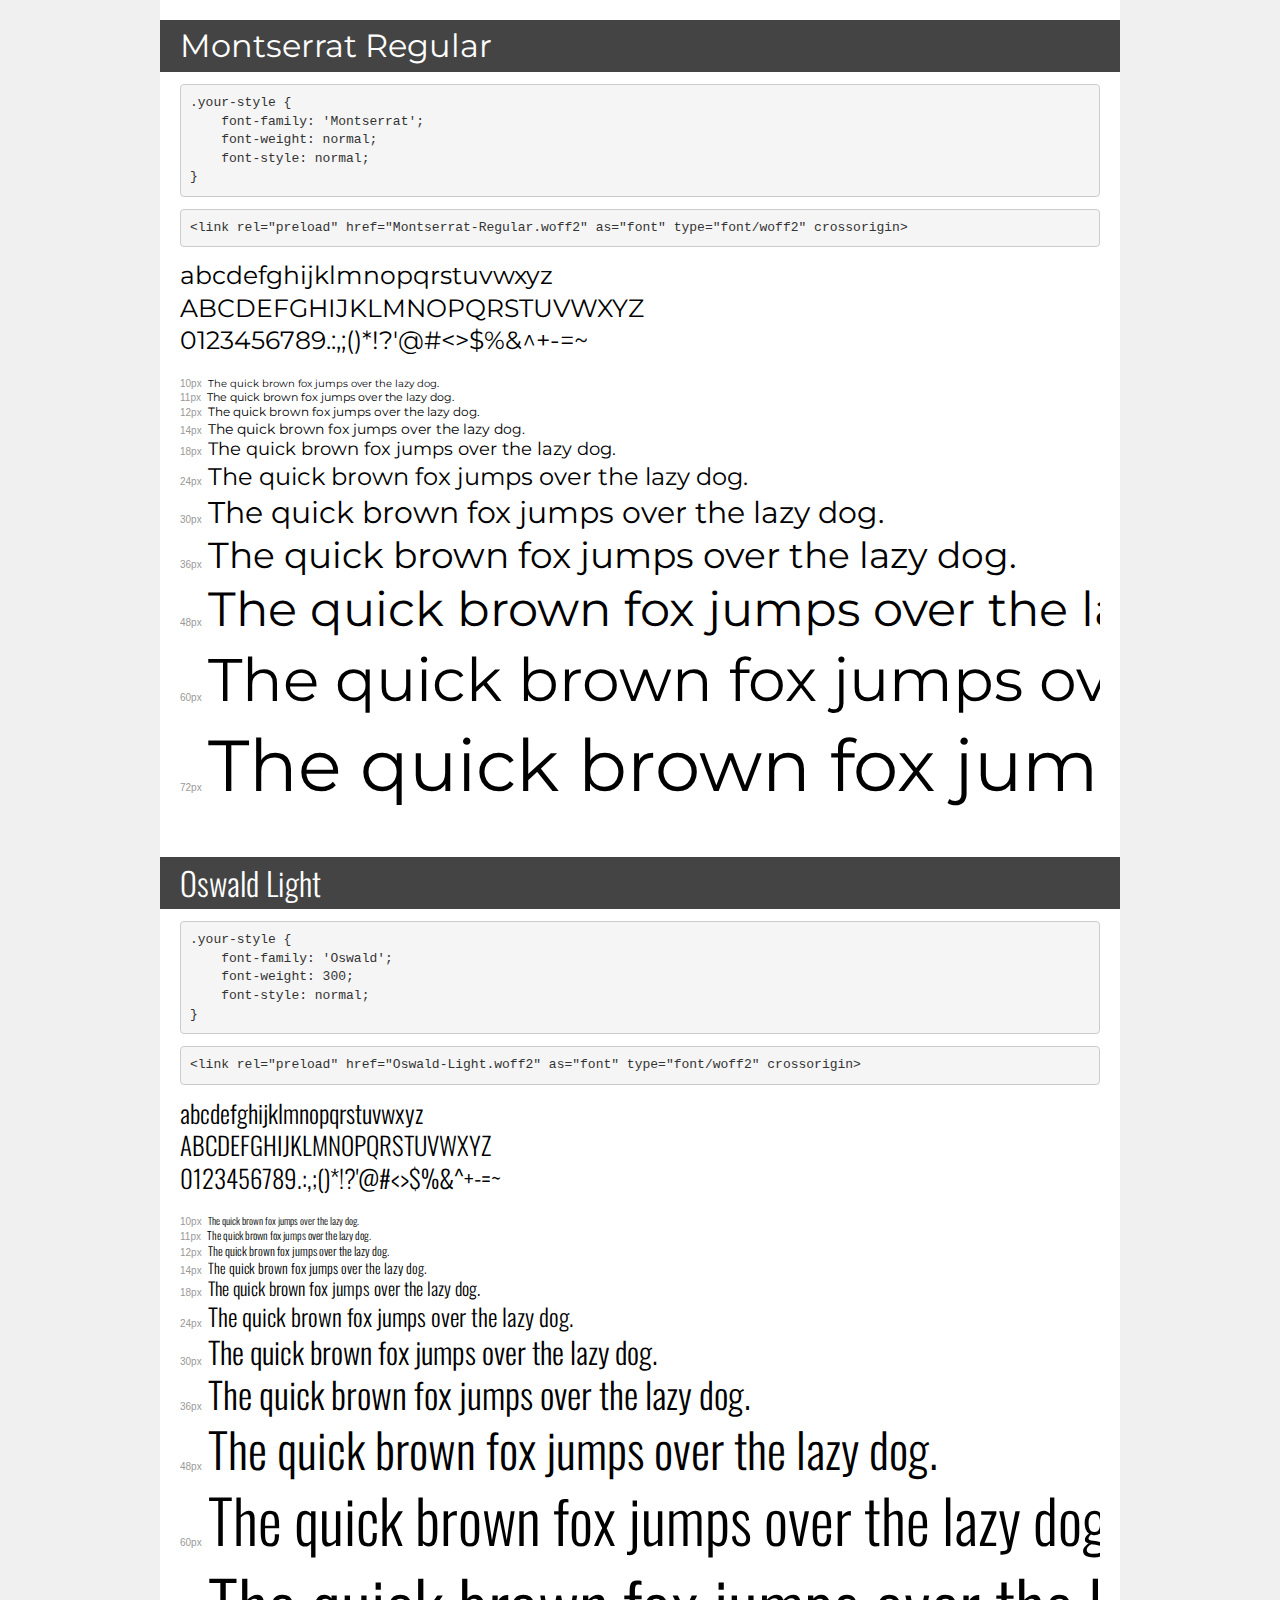
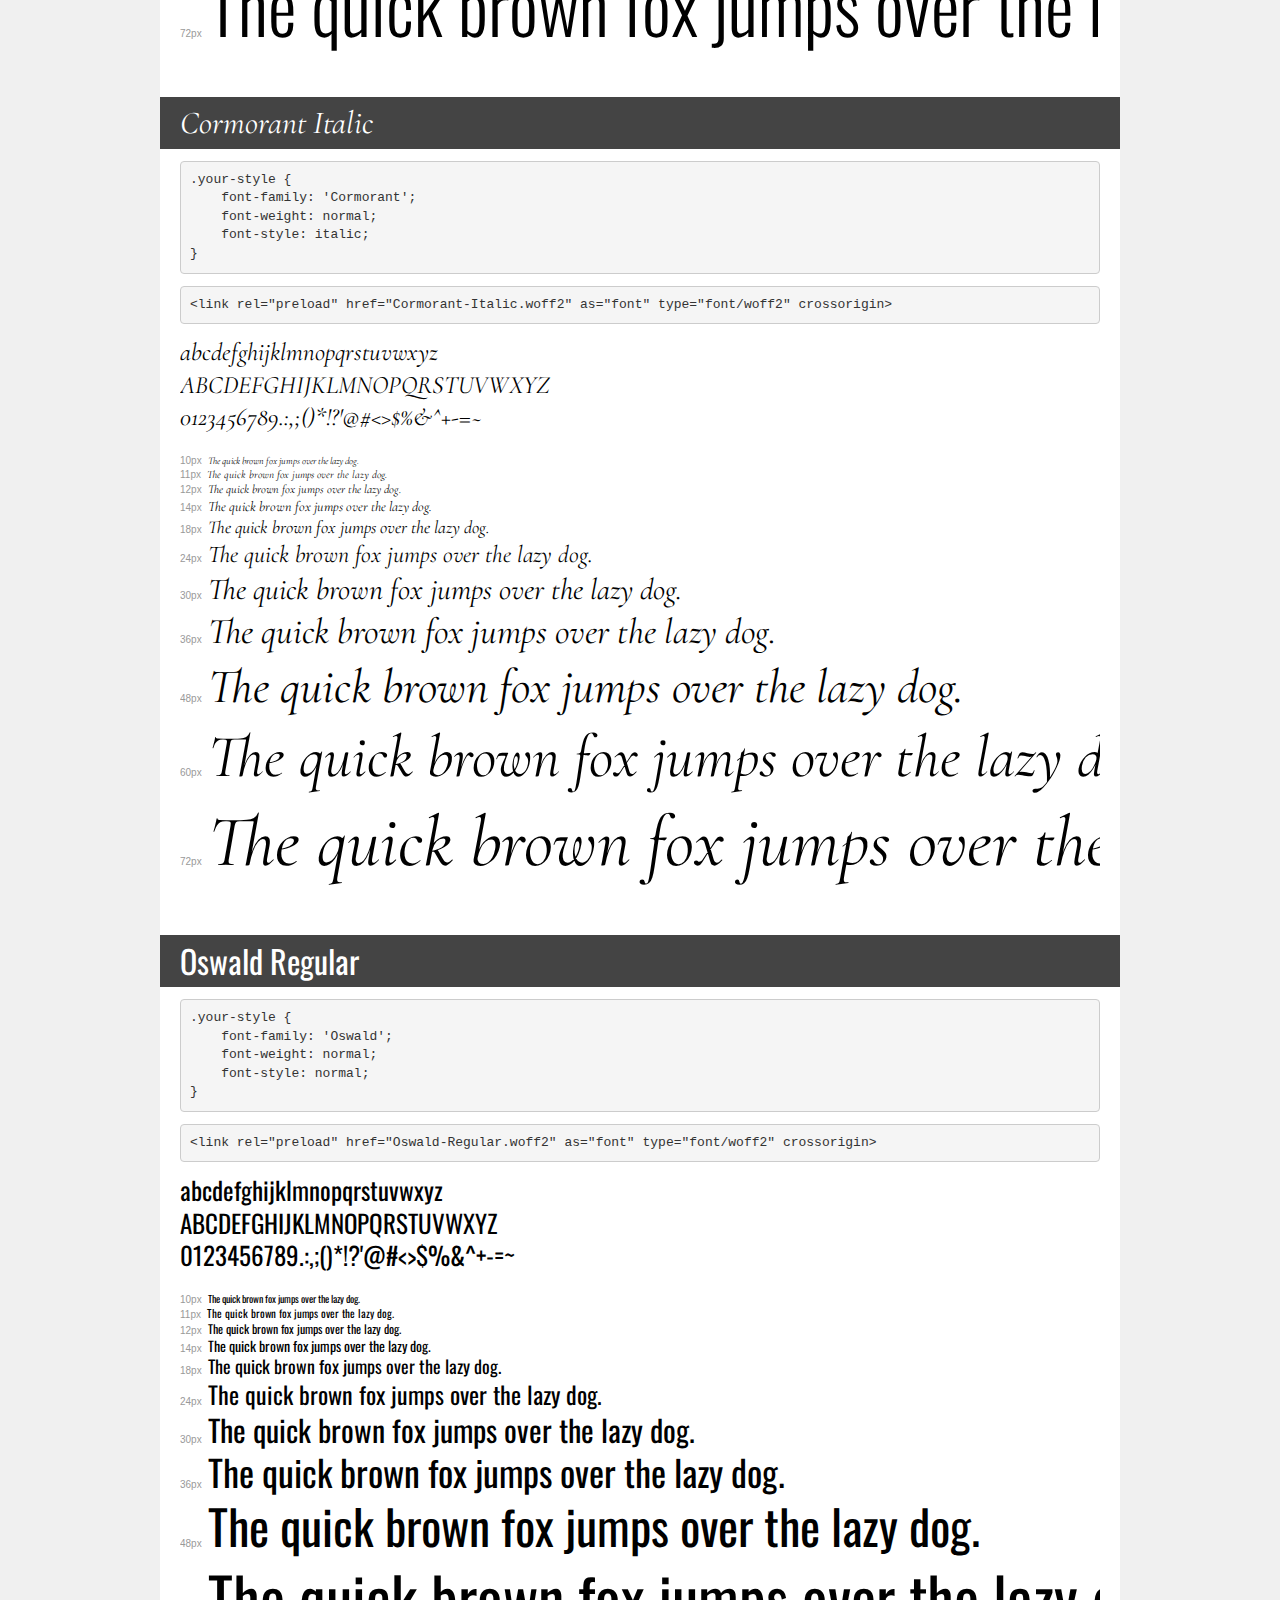
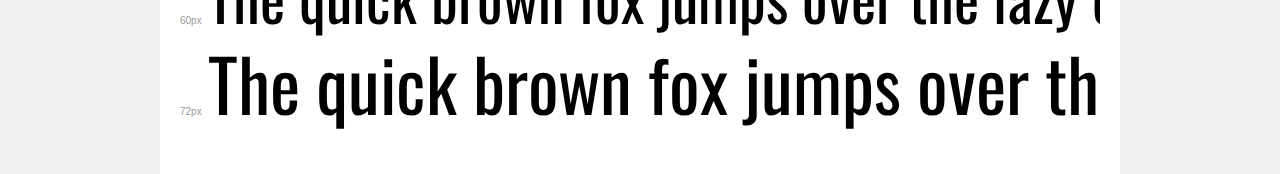
<file: fonts/demo.html>
<!DOCTYPE html>
<html lang="en">
<head>
    <meta charset="utf-8">
    <meta http-equiv="X-UA-Compatible" content="IE=edge">
    <meta name="viewport" content="width=device-width, initial-scale=1">
    <meta name="robots" content="noindex, noarchive">
    <meta name="format-detection" content="telephone=no">
    <title>Transfonter demo</title>
    <link href="stylesheet.css" rel="stylesheet">
    <style>
        /*
        http://meyerweb.com/eric/tools/css/reset/
        v2.0 | 20110126
        License: none (public domain)
        */
        html, body, div, span, applet, object, iframe,
        h1, h2, h3, h4, h5, h6, p, blockquote, pre,
        a, abbr, acronym, address, big, cite, code,
        del, dfn, em, img, ins, kbd, q, s, samp,
        small, strike, strong, sub, sup, tt, var,
        b, u, i, center,
        dl, dt, dd, ol, ul, li,
        fieldset, form, label, legend,
        table, caption, tbody, tfoot, thead, tr, th, td,
        article, aside, canvas, details, embed,
        figure, figcaption, footer, header, hgroup,
        menu, nav, output, ruby, section, summary,
        time, mark, audio, video {
            margin: 0;
            padding: 0;
            border: 0;
            font-size: 100%;
            font: inherit;
            vertical-align: baseline;
        }
        /* HTML5 display-role reset for older browsers */
        article, aside, details, figcaption, figure,
        footer, header, hgroup, menu, nav, section {
            display: block;
        }
        body {
            line-height: 1;
        }
        ol, ul {
            list-style: none;
        }
        blockquote, q {
            quotes: none;
        }
        blockquote:before, blockquote:after,
        q:before, q:after {
            content: '';
            content: none;
        }
        table {
            border-collapse: collapse;
            border-spacing: 0;
        }
        /* demo styles */
        body {
            background: #f0f0f0;
            color: #000;
        }
        .page {
            background: #fff;
            width: 920px;
            margin: 0 auto;
            padding: 20px 20px 0 20px;
            overflow: hidden;
        }
        .font-container {
            overflow-x: auto;
            overflow-y: hidden;
            margin-bottom: 40px;
            line-height: 1.3;
            white-space: nowrap;
            padding-bottom: 5px;
        }
        h1 {
            position: relative;
            background: #444;
            font-size: 32px;
            color: #fff;
            padding: 10px 20px;
            margin: 0 -20px 12px -20px;
        }
        .letters {
            font-size: 25px;
            margin-bottom: 20px;
        }
        .s10:before {
            content: '10px';
        }
        .s11:before {
            content: '11px';
        }
        .s12:before {
            content: '12px';
        }
        .s14:before {
            content: '14px';
        }
        .s18:before {
            content: '18px';
        }
        .s24:before {
            content: '24px';
        }
        .s30:before {
            content: '30px';
        }
        .s36:before {
            content: '36px';
        }
        .s48:before {
            content: '48px';
        }
        .s60:before {
            content: '60px';
        }
        .s72:before {
            content: '72px';
        }
        .s10:before, .s11:before, .s12:before, .s14:before,
        .s18:before, .s24:before, .s30:before, .s36:before,
        .s48:before, .s60:before, .s72:before {
            font-family: Arial, sans-serif;
            font-size: 10px;
            font-weight: normal;
            font-style: normal;
            color: #999;
            padding-right: 6px;
        }
        pre {
            display: block;
            padding: 9px;
            margin: 0 0 12px;
            font-family: Monaco, Menlo, Consolas, "Courier New", monospace;
            font-size: 13px;
            line-height: 1.428571429;
            color: #333;
            font-weight: normal;
            font-style: normal;
            background-color: #f5f5f5;
            border: 1px solid #ccc;
            overflow-x: auto;
            border-radius: 4px;
        }
        /* responsive */
        @media (max-width: 959px) {
            .page {
                width: auto;
                margin: 0;
            }
        }
    </style>
</head>
<body>
<div class="page">
    <div class="demo">
        <h1 style="font-family: 'Montserrat'; font-weight: normal; font-style: normal;">Montserrat Regular</h1>
        <pre title="Usage">.your-style {
    font-family: 'Montserrat';
    font-weight: normal;
    font-style: normal;
}</pre>
        <pre title="Preload (optional)">
&lt;link rel=&quot;preload&quot; href=&quot;Montserrat-Regular.woff2&quot; as=&quot;font&quot; type=&quot;font/woff2&quot; crossorigin&gt;</pre>
        <div class="font-container" style="font-family: 'Montserrat'; font-weight: normal; font-style: normal;">
            <p class="letters">
                abcdefghijklmnopqrstuvwxyz<br>
ABCDEFGHIJKLMNOPQRSTUVWXYZ<br>
                0123456789.:,;()*!?'@#&lt;&gt;$%&^+-=~
            </p>
            <p class="s10" style="font-size: 10px;">The quick brown fox jumps over the lazy dog.</p>
            <p class="s11" style="font-size: 11px;">The quick brown fox jumps over the lazy dog.</p>
            <p class="s12" style="font-size: 12px;">The quick brown fox jumps over the lazy dog.</p>
            <p class="s14" style="font-size: 14px;">The quick brown fox jumps over the lazy dog.</p>
            <p class="s18" style="font-size: 18px;">The quick brown fox jumps over the lazy dog.</p>
            <p class="s24" style="font-size: 24px;">The quick brown fox jumps over the lazy dog.</p>
            <p class="s30" style="font-size: 30px;">The quick brown fox jumps over the lazy dog.</p>
            <p class="s36" style="font-size: 36px;">The quick brown fox jumps over the lazy dog.</p>
            <p class="s48" style="font-size: 48px;">The quick brown fox jumps over the lazy dog.</p>
            <p class="s60" style="font-size: 60px;">The quick brown fox jumps over the lazy dog.</p>
            <p class="s72" style="font-size: 72px;">The quick brown fox jumps over the lazy dog.</p>
        </div>
    </div>

    <div class="demo">
        <h1 style="font-family: 'Oswald'; font-weight: 300; font-style: normal;">Oswald Light</h1>
        <pre title="Usage">.your-style {
    font-family: 'Oswald';
    font-weight: 300;
    font-style: normal;
}</pre>
        <pre title="Preload (optional)">
&lt;link rel=&quot;preload&quot; href=&quot;Oswald-Light.woff2&quot; as=&quot;font&quot; type=&quot;font/woff2&quot; crossorigin&gt;</pre>
        <div class="font-container" style="font-family: 'Oswald'; font-weight: 300; font-style: normal;">
            <p class="letters">
                abcdefghijklmnopqrstuvwxyz<br>
ABCDEFGHIJKLMNOPQRSTUVWXYZ<br>
                0123456789.:,;()*!?'@#&lt;&gt;$%&^+-=~
            </p>
            <p class="s10" style="font-size: 10px;">The quick brown fox jumps over the lazy dog.</p>
            <p class="s11" style="font-size: 11px;">The quick brown fox jumps over the lazy dog.</p>
            <p class="s12" style="font-size: 12px;">The quick brown fox jumps over the lazy dog.</p>
            <p class="s14" style="font-size: 14px;">The quick brown fox jumps over the lazy dog.</p>
            <p class="s18" style="font-size: 18px;">The quick brown fox jumps over the lazy dog.</p>
            <p class="s24" style="font-size: 24px;">The quick brown fox jumps over the lazy dog.</p>
            <p class="s30" style="font-size: 30px;">The quick brown fox jumps over the lazy dog.</p>
            <p class="s36" style="font-size: 36px;">The quick brown fox jumps over the lazy dog.</p>
            <p class="s48" style="font-size: 48px;">The quick brown fox jumps over the lazy dog.</p>
            <p class="s60" style="font-size: 60px;">The quick brown fox jumps over the lazy dog.</p>
            <p class="s72" style="font-size: 72px;">The quick brown fox jumps over the lazy dog.</p>
        </div>
    </div>

    <div class="demo">
        <h1 style="font-family: 'Cormorant'; font-weight: normal; font-style: italic;">Cormorant Italic</h1>
        <pre title="Usage">.your-style {
    font-family: 'Cormorant';
    font-weight: normal;
    font-style: italic;
}</pre>
        <pre title="Preload (optional)">
&lt;link rel=&quot;preload&quot; href=&quot;Cormorant-Italic.woff2&quot; as=&quot;font&quot; type=&quot;font/woff2&quot; crossorigin&gt;</pre>
        <div class="font-container" style="font-family: 'Cormorant'; font-weight: normal; font-style: italic;">
            <p class="letters">
                abcdefghijklmnopqrstuvwxyz<br>
ABCDEFGHIJKLMNOPQRSTUVWXYZ<br>
                0123456789.:,;()*!?'@#&lt;&gt;$%&^+-=~
            </p>
            <p class="s10" style="font-size: 10px;">The quick brown fox jumps over the lazy dog.</p>
            <p class="s11" style="font-size: 11px;">The quick brown fox jumps over the lazy dog.</p>
            <p class="s12" style="font-size: 12px;">The quick brown fox jumps over the lazy dog.</p>
            <p class="s14" style="font-size: 14px;">The quick brown fox jumps over the lazy dog.</p>
            <p class="s18" style="font-size: 18px;">The quick brown fox jumps over the lazy dog.</p>
            <p class="s24" style="font-size: 24px;">The quick brown fox jumps over the lazy dog.</p>
            <p class="s30" style="font-size: 30px;">The quick brown fox jumps over the lazy dog.</p>
            <p class="s36" style="font-size: 36px;">The quick brown fox jumps over the lazy dog.</p>
            <p class="s48" style="font-size: 48px;">The quick brown fox jumps over the lazy dog.</p>
            <p class="s60" style="font-size: 60px;">The quick brown fox jumps over the lazy dog.</p>
            <p class="s72" style="font-size: 72px;">The quick brown fox jumps over the lazy dog.</p>
        </div>
    </div>

    <div class="demo">
        <h1 style="font-family: 'Oswald'; font-weight: normal; font-style: normal;">Oswald Regular</h1>
        <pre title="Usage">.your-style {
    font-family: 'Oswald';
    font-weight: normal;
    font-style: normal;
}</pre>
        <pre title="Preload (optional)">
&lt;link rel=&quot;preload&quot; href=&quot;Oswald-Regular.woff2&quot; as=&quot;font&quot; type=&quot;font/woff2&quot; crossorigin&gt;</pre>
        <div class="font-container" style="font-family: 'Oswald'; font-weight: normal; font-style: normal;">
            <p class="letters">
                abcdefghijklmnopqrstuvwxyz<br>
ABCDEFGHIJKLMNOPQRSTUVWXYZ<br>
                0123456789.:,;()*!?'@#&lt;&gt;$%&^+-=~
            </p>
            <p class="s10" style="font-size: 10px;">The quick brown fox jumps over the lazy dog.</p>
            <p class="s11" style="font-size: 11px;">The quick brown fox jumps over the lazy dog.</p>
            <p class="s12" style="font-size: 12px;">The quick brown fox jumps over the lazy dog.</p>
            <p class="s14" style="font-size: 14px;">The quick brown fox jumps over the lazy dog.</p>
            <p class="s18" style="font-size: 18px;">The quick brown fox jumps over the lazy dog.</p>
            <p class="s24" style="font-size: 24px;">The quick brown fox jumps over the lazy dog.</p>
            <p class="s30" style="font-size: 30px;">The quick brown fox jumps over the lazy dog.</p>
            <p class="s36" style="font-size: 36px;">The quick brown fox jumps over the lazy dog.</p>
            <p class="s48" style="font-size: 48px;">The quick brown fox jumps over the lazy dog.</p>
            <p class="s60" style="font-size: 60px;">The quick brown fox jumps over the lazy dog.</p>
            <p class="s72" style="font-size: 72px;">The quick brown fox jumps over the lazy dog.</p>
        </div>
    </div>

</div>
</body>
</html>
</file>
<file: dest/font.css>
@font-face {
    font-family: 'ci';
    src: url('../fonts/Cormorant-Italic.woff2') format('woff2'), url('../fonts/Cormorant-Italic.woff') format('woff');
    font-weight: normal;
    font-style: italic;
    font-display: fallback;
}

@font-face {
    font-family: 'ol';
    src: url('../fonts/Oswald-Light.woff2') format('woff2'), url('../fonts/Oswald-Light.woff') format('woff');
    font-weight: 300;
    font-style: normal;
    font-display: fallback;
}

@font-face {
    font-family: 'cr';
    src: url('../fonts/Cormorant-Regular.woff2') format('woff2'), url('../fonts/Cormorant-Regular.woff') format('woff');
    font-weight: normal;
    font-style: normal;
    font-display: fallback;
}

@font-face {
    font-family: 'csmi';
    src: url('../fonts/Cormorant-SemiBoldItalic.woff2') format('woff2'), url('../fonts/Cormorant-SemiBoldItalic.woff') format('woff');
    font-weight: 600;
    font-style: italic;
    font-display: fallback;
}

@font-face {
    font-family: 'or';
    src: url('../fonts/Oswald-Regular.woff2') format('woff2'), url('../fonts/Oswald-Regular.woff') format('woff');
    font-weight: normal;
    font-style: normal;
    font-display: fallback;
}

@font-face {
    font-family: 'mr';
    src: url('../fonts/Montserrat-Regular.woff2') format('woff2'), url('../fonts/Montserrat-Regular.woff') format('woff');
    font-weight: normal;
    font-style: normal;
    font-display: fallback;
}
</file>
<file: fonts/stylesheet.css>
@font-face {
    font-family: 'Montserrat';
    src: url('Montserrat-Regular.woff2') format('woff2'),
        url('Montserrat-Regular.woff') format('woff');
    font-weight: normal;
    font-style: normal;
    font-display: swap;
}

@font-face {
    font-family: 'Oswald';
    src: url('Oswald-Light.woff2') format('woff2'),
        url('Oswald-Light.woff') format('woff');
    font-weight: 300;
    font-style: normal;
    font-display: swap;
}

@font-face {
    font-family: 'Cormorant';
    src: url('Cormorant-Italic.woff2') format('woff2'),
        url('Cormorant-Italic.woff') format('woff');
    font-weight: normal;
    font-style: italic;
    font-display: swap;
}

@font-face {
    font-family: 'Oswald';
    src: url('Oswald-Regular.woff2') format('woff2'),
        url('Oswald-Regular.woff') format('woff');
    font-weight: normal;
    font-style: normal;
    font-display: swap;
}
</file>
<file: dest/style.min.css>
html,body,div,span,applet,object,iframe,h1,h2,h3,h4,h5,h6,p,blockquote,pre,a,abbr,acronym,address,big,cite,code,del,dfn,em,img,ins,kbd,q,s,samp,small,strike,strong,sub,sup,tt,var,b,u,i,center,dl,dt,dd,ol,ul,li,fieldset,form,label,legend,table,caption,tbody,tfoot,thead,tr,th,td,article,aside,canvas,details,embed,figure,figcaption,footer,header,hgroup,menu,nav,output,ruby,section,summary,time,mark,audio,video{margin:0;padding:0;border:0;font-size:100%;font:inherit;vertical-align:baseline}article,aside,details,figcaption,figure,footer,header,hgroup,menu,nav,section{display:block}body{line-height:1}ol,ul{list-style:none}blockquote,q{quotes:none}blockquote:before,blockquote:after,q:before,q:after{content:"";content:none}table{border-collapse:collapse;border-spacing:0}*::before,*::after{box-sizing:inherit}/*! normalize.css v8.0.1 | MIT License | github.com/necolas/normalize.css */html{line-height:1.15;-webkit-text-size-adjust:100%}hr{box-sizing:content-box;height:0;overflow:visible}pre{font-family:monospace, monospace;font-size:1em}a{background-color:transparent}abbr[title]{border-bottom:none;text-decoration:underline;text-decoration:underline dotted}b,strong{font-weight:bolder}code,kbd,samp{font-family:monospace, monospace;font-size:1em}small{font-size:80%}sub,sup{font-size:75%;line-height:0;position:relative;vertical-align:baseline}sub{bottom:-0.25em}sup{top:-0.5em}img{border-style:none}button,input,optgroup,select,textarea{font-family:inherit;font-size:100%;line-height:1.15;margin:0}button,input{overflow:visible}button,select{text-transform:none}button,[type="button"],[type="reset"],[type="submit"]{-webkit-appearance:button}button::-moz-focus-inner,[type="button"]::-moz-focus-inner,[type="reset"]::-moz-focus-inner,[type="submit"]::-moz-focus-inner{border-style:none;padding:0}button:-moz-focusring,[type="button"]:-moz-focusring,[type="reset"]:-moz-focusring,[type="submit"]:-moz-focusring{outline:1px dotted ButtonText}fieldset{padding:0.35em 0.75em 0.625em}legend{box-sizing:border-box;color:inherit;display:table;max-width:100%;padding:0;white-space:normal}progress{vertical-align:baseline}textarea{overflow:auto}[type="checkbox"],[type="radio"]{box-sizing:border-box;padding:0}[type="number"]::-webkit-inner-spin-button,[type="number"]::-webkit-outer-spin-button{height:auto}[type="search"]{-webkit-appearance:textfield;outline-offset:-2px}[type="search"]::-webkit-search-decoration{-webkit-appearance:none}::-webkit-file-upload-button{-webkit-appearance:button;font:inherit}details{display:block}summary{display:list-item}template{display:none}[hidden]{display:none}:root{--white-cl: #fff;--bg-body: #0e1317;--fs24: 24px;--lh40: 40px;--fs14: 14px;--lh30: 30px;--lh20: 20px;--body16-fs: 16px;--body16-lh: 30px;--h2-fs: 128px;--h2-lh: 155px;--h3-fs: 40px;--h3-lh: 54px;--body14-fs: 1.4rem;--body14-lh: 2.2rem;--gap: 30px;--gap24: 24px;--height-header: 80px;--height-button: 56px;--pd-bt: 100px;--pd-bt-top: 64px 0;--pd64: 64px;--pd120: 120px;--pd-sc: 120px 0;--pd60: 60px}@-ms-viewport{width:device-width}*{-webkit-font-smoothing:antialiased;-moz-osx-font-smoothing:grayscale;-webkit-font-smoothing:antialiased;-moz-osx-font-smoothing:grayscale;text-rendering:optimizeLegibility;box-sizing:border-box}body{font-family:mr;background:#0e1317;color:#fff;width:100%;max-width:100%;margin:auto;font-size:var(--body16-fs);line-height:var(--body16-lh);position:relative}body .container-fluid{width:100%;padding-right:var(--gap);padding-left:var(--gap);margin-right:auto;margin-left:auto}@media screen and (max-width: 767px){body .container-fluid{padding-right:calc(var(--gap) / 2);padding-left:calc(var(--gap) / 2)}}body .container{max-width:1230px;padding-right:calc(var(--gap) / 2);padding-left:calc(var(--gap) / 2);margin-right:auto;margin-left:auto}@media (min-width: 576px){body .container{max-width:540px}}@media (min-width: 768px){body .container{max-width:720px}}@media (min-width: 992px){body .container{max-width:960px}}@media (min-width: 1200px){body .container{max-width:1230px}}body .mainwrapper{width:100%;margin:auto}.tbx--center{text-align:center}.pd{padding:var(--pd-sc)}@media screen and (max-width: 991px){.pd{--pd-sc: 80px 0}}@media screen and (max-width: 767px){.pd{--pd-sc: 60px 0}}@media (max-width: 575px){.pd{--pd-sc: 50px 0}}.hero{width:100%;position:relative;overflow:hidden;height:600px}@media screen and (max-width: 767px){.hero{max-height:300px}}.hero__banner{width:100%;height:100%;overflow:hidden}.hero__banner-img{width:100%;height:100%;position:absolute;top:50%;left:50%;transform:translate(-50%, -50%);object-fit:cover}.hero__textbox{display:block;width:100%;position:absolute;top:50%;transform:translateY(-50%);transform:initial;z-index:30}.hero__textbox .container{display:flex;align-items:center;justify-content:center;justify-content:space-between}.hero__textbox .h3-oswald{color:#fff;text-decoration:none}.hero__textbox-right{display:flex;align-items:center;justify-content:center}.hero__textbox-right .page{font-family:ol;font-size:var(--fs16);line-height:var(--lh24);color:#fff;transition:.4s;-webkit-transition:.4s;-moz-transition:.4s;-ms-transition:.4s;-o-transition:.4s}.hero__textbox-right .page:first-child{color:#b68c2d}.hero__textbox-right .page.active{color:#b68c2d}.hero__textbox-right .page:hover{transition:.4s;-webkit-transition:.4s;-moz-transition:.4s;-ms-transition:.4s;-o-transition:.4s;color:#b68c2d}.hero__textbox-right .page.--svc{display:flex;align-items:center;justify-content:center}.hero__textbox-right .page.--svc::before{content:"";display:block;width:8px;height:8px;background-color:#b68c2d;transform:rotate(45deg);margin:0 8px}.pd-sb{padding:40px 0}.pgrap{width:100%}.pgrap.--pd{--pd90: 90px;padding-bottom:var(--pd90)}.pgrap .h4-cormorant{text-align:center;color:#fff}.pgrap .h3-oswald{color:#b68c2d;width:100%;display:block;text-align:center;margin:24px 0}.pgrap .h3-oswald.--left{text-align:start}.pgrap .description{margin-bottom:20px}.pgrap .description p:first-child{margin-bottom:30px}.pgrap .pgrap__photos{display:grid;grid-template-columns:repeat(8, 1fr);grid-template-rows:auto;gap:var(--gap24);width:100%;height:100%;overflow:hidden}.pgrap .pgrap__photos .p1{grid-column:1/5}.pgrap .pgrap__photos .p2{grid-column:5/9}.pgrap .img{width:100%;height:100%;overflow:hidden}.pgrap .img.pd{--pd100: 100px;padding-top:var(--pd64);padding-bottom:var(--pd100)}@media (max-width: 575px){.pgrap .img.pd{--pd100: 50px;--pd64: 50px}}.pgrap .img .item{width:100%;height:100%;object-fit:cover}.btn{--mx-wbtn: 206px;width:var(--mx-wbtn);transition:.4s;-webkit-transition:.4s;-moz-transition:.4s;-ms-transition:.4s;-o-transition:.4s;height:var(--height-btn);--height-btn: 64px;background-color:transparent;border:1px solid #b68c2d;position:relative;white-space:nowrap}@media screen and (max-width: 767px){.btn{--mx-wbtn: 160px;--height-btn: 50px}}.btn .btn-sunset{font-weight:400;text-transform:uppercase;color:var(--white-cl);font-family:ol;font-size:var(--fs14)}@media screen and (max-width: 767px){.btn .btn-sunset{--fs14: 12px}}.btn .btn-sunset .span-btn{position:absolute;top:50%;left:50%;transform:translate(-50%, -50%);z-index:40;white-space:nowrap}.btn .btn-sunset:before{content:"";display:block;width:calc(var(--mx-wbtn) - 8px);height:calc(var(--height-btn) - 8px);background-color:#1c2329;position:absolute;top:50%;left:50%;transform:translate(-50%, -50%);z-index:30;transition:.4s;-webkit-transition:.4s;-moz-transition:.4s;-ms-transition:.4s;-o-transition:.4s}@media screen and (max-width: 767px){.btn .btn-sunset:before{--mx-wbtn: 160px;--height-btn: 50px}}.btn:hover .btn-sunset:before{transition:.4s;-webkit-transition:.4s;-moz-transition:.4s;-ms-transition:.4s;-o-transition:.4s;background-color:#b68c2d}.listnumber{display:grid;grid-template-columns:repeat(2, 1fr);grid-template-rows:1fr}.listnumber__item{display:flex;flex-direction:column;align-items:le}.listnumber__item-number{--fs90: 90px;font-family:ol;font-size:var(--fs90);line-height:100px;color:#b68c2d}@media screen and (max-width: 767px){.listnumber__item-number{--fs90: 60px}}.listnumber__item-text{font-family:ci;font-size:var(--fs24);line-height:var(--lh40);color:#fff}.logocircle{position:absolute;top:0;right:0;z-index:100}@media screen and (max-width: 767px){.logocircle{top:30px}}.logocircle .logofixed{animation:rotateinfinite 3s infinite linear}@keyframes rotateinfinite{from{transform:rotate(0deg)}to{transform:rotate(-360deg)}}@media screen and (max-width: 767px){.logocircle .logofixed{width:70px}}.logo{height:100%;display:flex;justify-content:center;align-items:center}@media screen and (max-width: 1199px){.logo{width:170px}}@media screen and (max-width: 767px){.logo{width:150px}}.button{--maxw-button: 150px;white-space:nowrap;background:#b68c2d;transition:.4s;-webkit-transition:.4s;-moz-transition:.4s;-ms-transition:.4s;-o-transition:.4s;height:52px;max-width:var(--maxw-button)}.button .order{padding:16px 55px;width:100%;text-align:center;font-weight:400;height:100%;display:block;color:#fff;transition:.4s;-webkit-transition:.4s;-moz-transition:.4s;-ms-transition:.4s;-o-transition:.4s;color:var(--white-cl);font-family:or;font-size:var(--fs14);line-height:var(--lh20)}.button:hover{transition:.4s;-webkit-transition:.4s;-moz-transition:.4s;-ms-transition:.4s;-o-transition:.4s;background-color:#fff}.button:hover .order{color:#090c0f;transition:.4s;-webkit-transition:.4s;-moz-transition:.4s;-ms-transition:.4s;-o-transition:.4s}.textbox .h4-cormorant{font-family:ci;font-size:var(--fs24);line-height:var(--lh40);color:#b68c2d}@media screen and (max-width: 767px){.textbox .h3-oswald{margin-top:0;margin-bottom:8px}}.line{display:flex;align-items:center;justify-content:center}.line .line-decor{width:14px;height:14px;background-color:transparent;border:0.5px solid #b68c2d;margin:3px;position:relative;transform:rotate(45deg)}.line .line-decor::after{content:"";position:absolute;top:50%;left:50%;transform:translate(-50%, -50%);display:block;width:9px;height:9px;background-color:#b68c2d}.line:after{content:"";--w-line: 80px;--h-line: 1px;width:var(--w-line);height:var(--h-line);background-color:#b68c2d;display:none}@media screen and (max-width: 767px){.line:after{--w-line: 80px;--h-line: 1px}}.line:before{content:"";--w-line: 80px;--h-line: 1px;width:var(--w-line);height:var(--h-line);background-color:#b68c2d;display:none}@media screen and (max-width: 767px){.line:before{--h-line: 1px;--w-line: 80px}}.line.line--center:before{display:block}.line.line--center:after{display:block}.line.line--left{justify-content:start}.line.line--left:before{display:none}.line.line--left:after{--w-line: 142px;display:block}.content{grid-column:8/13}.content .description{padding:32px 0 10px}.content .description-italic{color:#fff}.content .paragrapth{padding:32px 0 24px}.boxs{padding-top:var(--pd64);display:grid;grid-template-columns:repeat(3, 1fr);grid-template-rows:auto;gap:var(--gap24)}@media screen and (max-width: 1024px){.boxs{display:flex;overflow:scroll;scrollbar-width:none;-ms-overflow-style:none;transition:.4s;-webkit-transition:.4s;-moz-transition:.4s;-ms-transition:.4s;-o-transition:.4s}.boxs .container{padding:initial;margin:initial;max-width:initial;width:100%}.boxs::-webkit-scrollbar{width:0 !important;display:none}}.boxs__item{cursor:pointer}@media screen and (max-width: 1024px){.boxs__item{width:calc((100% - 24px) / 2);flex-shrink:0}}@media screen and (max-width: 767px){.boxs__item{width:100%}}@media screen and (max-width: 1199px){.boxs__item{grid-template-columns:repeat(2, 1fr)}}.boxs__item-img{width:100%;height:0;overflow:hidden;display:flex;position:relative;padding-bottom:79%}.boxs__item-img img{width:102%;height:102%;transition:.4s;-webkit-transition:.4s;-moz-transition:.4s;-ms-transition:.4s;-o-transition:.4s;position:absolute;top:50%;left:50%;transform:translate(-50%, -50%);object-fit:cover}.boxs__item-img img:hover{transition:.4s;-webkit-transition:.4s;-moz-transition:.4s;-ms-transition:.4s;-o-transition:.4s;transform:translate(-50%, -50%) scale(1.08);filter:brightness(0.5)}.boxs__item-content{padding:27px 32px;background-color:#090c0f;min-height:200px;position:relative;overflow:hidden}.boxs__item-content .h4-cormorant{display:flex;align-items:center;justify-content:center;justify-content:initial}.boxs__item-content .h4-cormorant span{display:flex;align-items:center;justify-content:center}.boxs__item-content .h4-cormorant span::before{content:"";display:block;width:4px;height:4px;background-color:#b68c2d;transform:rotate(45deg);margin:0 8px}.boxs__item-content .h4-oswald{color:#fff;display:-webkit-inline-box;-webkit-line-clamp:2;-webkit-box-orient:vertical;text-overflow:ellipsis;overflow:hidden;transition:.4s;-webkit-transition:.4s;-moz-transition:.4s;-ms-transition:.4s;-o-transition:.4s}.boxs__item-content .h4-oswald::after{content:"";display:block;width:134px;height:1px;background-color:#b68c2d;position:absolute;bottom:30px;transition:.4s;-webkit-transition:.4s;-moz-transition:.4s;-ms-transition:.4s;-o-transition:.4s;left:0}.boxs__item-content .h4-oswald:hover{color:#b68c2d}.boxs__item-content .h4-oswald:hover::after{width:100%;background-color:#b68c2d;transition:.4s;-webkit-transition:.4s;-moz-transition:.4s;-ms-transition:.4s;-o-transition:.4s}.form{display:flex;flex-direction:column;justify-content:center;align-items:center;padding:32px;background-color:#090c0f}@media screen and (max-width: 1199px){.form{width:100%}}@media screen and (max-width: 991px){.form{padding:var(--pd60)}}@media screen and (max-width: 767px){.form{padding:32px}}.form .form-title{color:#b68c2d;font-size:var(--fs24);line-height:var(--lh40)}.form .listinput{width:282px;padding:32px 0}@media screen and (max-width: 1199px){.form .listinput{width:100%;padding:32px 0}}.form .listinput__item{cursor:pointer}.form .listinput__item:first-child input{padding-top:0}.form .listinput__item input{width:100%;border-bottom:0.5px solid #fff;border-top:0;border-left:0;border-right:0;outline:none;background-color:#090c0f;color:#fff;padding-top:16px;padding-bottom:8px;cursor:pointer}@media screen and (max-width: 1199px){.form .listinput__item input{padding:20px 0}}.form .listinput__item input::placeholder{font-family:mr;color:#fff;font-size:var(--body16-fs);line-height:var(--body16-lh)}.form .listinput__item input[type="date"]::-webkit-calendar-picker-indicator{display:block;background:url(../img/celendar.png) no-repeat;cursor:pointer;background-position-x:5px;background-position-y:50%}.form .listinput__item input[type="time"]::-webkit-calendar-picker-indicator{display:block;cursor:pointer;background:url(../img/down.png) no-repeat;background-position-x:8px;background-position-y:50%}.form .listinput__item select{-webkit-appearance:none;-moz-appearance:none;background:transparent;background-image:url(../img/down.png);background-repeat:no-repeat;background-position-x:100%;background-position-y:27px}.form .listinput__item select:focus{transform:rotateX(360deg)}.form .listinput__item #people{width:100%;outline:none;background-color:#090c0f;color:#fff;border-bottom:0.5px solid #fff;border-top:0;border-left:0;border-right:0;padding-bottom:8px;padding-top:16px;position:relative;cursor:pointer;overflow:hidden;cursor:pointer}@media screen and (max-width: 1199px){.form .listinput__item #people{padding:20px 0}}.form .listinput__item #people::after{content:"";display:block;background:url(../img/down.png) no-repeat;position:absolute;right:0}.form .listinput__item #people:-ms-expand{display:none}.popupvideo{opacity:0;visibility:hidden;pointer-events:none;position:fixed;width:100vw;height:100vh;background-color:#040404;z-index:200;top:0;left:0;transition:.4s;-webkit-transition:.4s;-moz-transition:.4s;-ms-transition:.4s;-o-transition:.4s}.popupvideo__item{width:80%;height:80%;position:absolute;top:50%;left:50%;transform:translate(-50%, -50%);max-width:1200px}.popupvideo__item-iframe{border:2px solid #eee;width:100%;height:0;padding-bottom:56%;position:absolute;top:50%;left:50%;transform:translate(-50%, -50%)}.popupvideo__item-iframe iframe{width:100%;height:100%;position:absolute;top:50%;left:50%;transform:translate(-50%, -50%)}.popupvideo__item-iframe .btnclose{border:2px solid #eee;position:absolute;top:-11px;right:-13px;z-index:1000;background:#eee;border-radius:100%;display:flex;justify-content:center;align-items:center;width:25px;height:25px}.popupvideo.active{transition:.4s;-webkit-transition:.4s;-moz-transition:.4s;-ms-transition:.4s;-o-transition:.4s;opacity:1;visibility:visible;pointer-events:auto;cursor:pointer}.listsocial__item{cursor:pointer;transition:.4s;-webkit-transition:.4s;-moz-transition:.4s;-ms-transition:.4s;-o-transition:.4s}.listsocial__item svg{border-radius:100%;transition:.4s;-webkit-transition:.4s;-moz-transition:.4s;-ms-transition:.4s;-o-transition:.4s}.listsocial__item:hover svg{transition:.4s;-webkit-transition:.4s;-moz-transition:.4s;-ms-transition:.4s;-o-transition:.4s;background:#b68c2d}img{max-width:100%;height:auto;-webkit-user-select:none;-khtml-user-select:none;-moz-user-select:none;-o-user-select:none;user-select:none}img.--center{margin:0 auto;display:block}a{text-decoration:none}.--white-cl{color:#fff}.--black-cl{color:#090c0f}.--blue-cl{color:#151b20}.icon{display:flex;align-items:center;justify-content:center;color:#b68c2d;margin-bottom:24px}.icon::after,.icon::before{content:"";display:block;width:8px;height:8px;background-color:#fff;transform:rotate(45deg);margin:0 8px;background-color:#b68c2d}.icon.--left::after{display:none}.icon.--right::before{display:none}article h1,article h2,article h3,article h4,article h5,article h6{display:block}article h1{font-size:var(--h1-fs);line-height:var(--h1-lh);margin:0 0 0.67rem 0}article h2{font-size:var(--h2-fs);line-height:var(--h2-lh);margin:0 0 0.75rem 0}article h3{font-size:var(--h3-fs);line-height:var(--h3-lh);margin:0 0 0.83rem 0}article h4{font-size:var(--h4-fs);line-height:var(--h4-lh);margin:0 0 1.12rem 0}article h5{font-size:var(--h5-fs);line-height:var(--h5-lh);margin:0 0 1.5rem 0}article h6{font-size:0.67rem;margin:0 0 1.67rem 0}article p{margin:0 0 1.12rem 0}article ol,article ul{list-style:initial;padding-left:18px}article img{display:inline-block;height:auto;overflow:hidden;border-radius:10px;margin:25px auto}article .video{width:100%;height:0;padding-bottom:56.25%;position:relative;margin:25px auto}article .video iframe,article .video video{position:absolute;top:0;left:0}@media screen and (max-width: 767px){article img{margin:20px auto}}.heading{font-family:ib}.heading.--h1{font-size:var(--h1-fs);line-height:var(--h1-lh)}.heading.--h2{font-size:var(--h2-fs);line-height:var(--h2-lh)}.listfood .container{--w-rows: 580px;--pd80: 80px;display:grid;grid-template-columns:1fr 1fr;grid-template-rows:repeat(2, var(--w-rows));gap:var(--gap24);padding-bottom:var(--pd80)}@media screen and (max-width: 991px){.listfood .container{--gap24: 12px;--w-rows: 450px}}@media screen and (max-width: 767px){.listfood .container{--pd80: 40px;--w-rows: 200px}}.listfood__item{position:relative;overflow:hidden;width:100%;height:100%;transition:.4s;-webkit-transition:.4s;-moz-transition:.4s;-ms-transition:.4s;-o-transition:.4s}.listfood__item:hover img{transition:.4s;-webkit-transition:.4s;-moz-transition:.4s;-ms-transition:.4s;-o-transition:.4s;transform:translate(-50%, -50%) scale(1.08);filter:brightness(0.5)}.listfood__item img{width:100%;height:100%;position:absolute;top:50%;left:50%;transform:translate(-50%, -50%);object-fit:cover;z-index:1;transition:.4s;-webkit-transition:.4s;-moz-transition:.4s;-ms-transition:.4s;-o-transition:.4s}.listfood__item .content{color:#fff;position:absolute;z-index:3;width:100%;height:100%;display:flex;align-items:center;justify-content:center;flex-direction:column}@media screen and (max-width: 767px){.listfood__item .content .line::after,.listfood__item .content .line::before{--w-line: 50px}}.btn.mg{margin:0 auto}/*! Flickity v2.3.0
https://flickity.metafizzy.co
---------------------------------------------- */.flickity-enabled{position:relative}.flickity-enabled:focus{outline:none}.flickity-viewport{overflow:hidden;position:relative}.flickity-slider{position:absolute;width:100%;height:100%}.flickity-enabled.is-draggable{-webkit-tap-highlight-color:transparent;-webkit-user-select:none;-moz-user-select:none;-ms-user-select:none;user-select:none}.flickity-enabled.is-draggable .flickity-viewport{cursor:move;cursor:-webkit-grab;cursor:grab}.flickity-enabled.is-draggable .flickity-viewport.is-pointer-down{cursor:-webkit-grabbing;cursor:grabbing}.flickity-button{position:absolute;background:rgba(255,255,255,0.75);border:none;color:#333}.flickity-button:hover{background:white;cursor:pointer}.flickity-button:focus{outline:none;box-shadow:0 0 0 5px #19f}.flickity-button:active{opacity:0.6}.flickity-button:disabled{opacity:0.3;cursor:auto;pointer-events:none}.flickity-button-icon{fill:currentColor}.flickity-prev-next-button{top:50%;width:44px;height:44px;border-radius:50%;transform:translateY(-50%)}.flickity-prev-next-button.previous{left:10px}.flickity-prev-next-button.next{right:10px}.flickity-rtl .flickity-prev-next-button.previous{left:auto;right:10px}.flickity-rtl .flickity-prev-next-button.next{right:auto;left:10px}.flickity-prev-next-button .flickity-button-icon{position:absolute;left:20%;top:20%;width:60%;height:60%}.flickity-page-dots{position:absolute;width:100%;bottom:-25px;padding:0;margin:0;list-style:none;text-align:center;line-height:1}.flickity-rtl .flickity-page-dots{direction:rtl}.flickity-page-dots .dot{display:inline-block;width:10px;height:10px;margin:0 8px;background:#333;border-radius:50%;opacity:0.25;cursor:pointer}.flickity-page-dots .dot.is-selected{opacity:1}:root{--f-spinner-width: 36px;--f-spinner-height: 36px;--f-spinner-color-1: rgba(0, 0, 0, 0.1);--f-spinner-color-2: rgba(17, 24, 28, 0.8);--f-spinner-stroke: 2.75}.f-spinner{margin:auto;padding:0;width:var(--f-spinner-width);height:var(--f-spinner-height)}.f-spinner svg{width:100%;height:100%;vertical-align:top;animation:f-spinner-rotate 2s linear infinite}.f-spinner svg *{stroke-width:var(--f-spinner-stroke);fill:none}.f-spinner svg *:first-child{stroke:var(--f-spinner-color-1)}.f-spinner svg *:last-child{stroke:var(--f-spinner-color-2);animation:f-spinner-dash 2s ease-in-out infinite}@keyframes f-spinner-rotate{100%{transform:rotate(360deg)}}@keyframes f-spinner-dash{0%{stroke-dasharray:1, 150;stroke-dashoffset:0}50%{stroke-dasharray:90, 150;stroke-dashoffset:-35}100%{stroke-dasharray:90, 150;stroke-dashoffset:-124}}.f-zoomInUp{animation:0.2s ease-out 0.1s both f-zoomInUp}.f-zoomOutDown{animation:0.3s cubic-bezier(0.16, 1, 0.3, 1) both f-zoomOutDown}@keyframes f-zoomInUp{from{transform:scale(0.975) translate3d(0, 16px, 0);opacity:0}to{transform:scale(1) translate3d(0, 0, 0);opacity:1}}@keyframes f-zoomOutDown{to{transform:scale(0.975) translate3d(0, 16px, 0);opacity:0}}.f-throwOutUp{animation:0.175s ease-out both f-throwOutUp}.f-throwOutDown{animation:0.175s ease-out both f-throwOutDown}@keyframes f-throwOutUp{to{transform:translate3d(0, -150px, 0);opacity:0}}@keyframes f-throwOutDown{to{transform:translate3d(0, 150px, 0);opacity:0}}.f-fadeIn{animation:0.2s ease both f-fadeIn;z-index:2}.f-fadeOut{animation:0.2s ease both f-fadeOut;z-index:1}@keyframes f-fadeIn{0%{opacity:0}100%{opacity:1}}@keyframes f-fadeOut{100%{opacity:0}}.f-fadeSlowIn{animation:0.5s ease both f-fadeSlowIn;z-index:2}.f-fadeSlowOut{animation:0.5s ease both f-fadeSlowOut;z-index:1}@keyframes f-fadeSlowIn{0%{opacity:0}100%{opacity:1}}@keyframes f-fadeSlowOut{100%{opacity:0}}.f-fadeFastIn{animation:0.2s ease-out both f-fadeFastIn;z-index:2}.f-fadeFastOut{animation:0.2s ease-out both f-fadeFastOut;z-index:2}@keyframes f-fadeFastIn{0%{opacity:0.75}100%{opacity:1}}@keyframes f-fadeFastOut{100%{opacity:0}}.f-crossfadeIn{animation:0.2s ease-out both f-crossfadeIn;z-index:2}.f-crossfadeOut{animation:0.1s linear 0.1s both f-crossfadeOut;z-index:1}@keyframes f-crossfadeIn{0%{opacity:0}100%{opacity:1}}@keyframes f-crossfadeOut{100%{opacity:0}}.f-slideIn.from-next{animation:0.85s cubic-bezier(0.16, 1, 0.3, 1) f-slideInNext}.f-slideIn.from-prev{animation:0.85s cubic-bezier(0.16, 1, 0.3, 1) f-slideInPrev}.f-slideOut.to-next{animation:0.85s cubic-bezier(0.16, 1, 0.3, 1) f-slideOutNext}.f-slideOut.to-prev{animation:0.85s cubic-bezier(0.16, 1, 0.3, 1) f-slideOutPrev}@keyframes f-slideInPrev{0%{transform:translateX(100%)}100%{transform:translate3d(0, 0, 0)}}@keyframes f-slideInNext{0%{transform:translateX(-100%)}100%{transform:translate3d(0, 0, 0)}}@keyframes f-slideOutNext{100%{transform:translateX(-100%)}}@keyframes f-slideOutPrev{100%{transform:translateX(100%)}}.f-classicIn.from-next{animation:0.85s cubic-bezier(0.16, 1, 0.3, 1) f-classicInNext;z-index:2}.f-classicIn.from-prev{animation:0.85s cubic-bezier(0.16, 1, 0.3, 1) f-classicInPrev;z-index:2}.f-classicOut.to-next{animation:0.85s cubic-bezier(0.16, 1, 0.3, 1) f-classicOutNext;z-index:1}.f-classicOut.to-prev{animation:0.85s cubic-bezier(0.16, 1, 0.3, 1) f-classicOutPrev;z-index:1}@keyframes f-classicInNext{0%{transform:translateX(-75px);opacity:0}100%{transform:translate3d(0, 0, 0);opacity:1}}@keyframes f-classicInPrev{0%{transform:translateX(75px);opacity:0}100%{transform:translate3d(0, 0, 0);opacity:1}}@keyframes f-classicOutNext{100%{transform:translateX(-75px);opacity:0}}@keyframes f-classicOutPrev{100%{transform:translateX(75px);opacity:0}}:root{--f-button-width: 40px;--f-button-height: 40px;--f-button-border: 0;--f-button-border-radius: 0;--f-button-color: #374151;--f-button-bg: #f8f8f8;--f-button-hover-bg: #e0e0e0;--f-button-active-bg: #d0d0d0;--f-button-shadow: none;--f-button-transition: all 0.15s ease;--f-button-transform: none;--f-button-svg-width: 20px;--f-button-svg-height: 20px;--f-button-svg-stroke-width: 1.5;--f-button-svg-fill: none;--f-button-svg-filter: none;--f-button-svg-disabled-opacity: 0.65}.f-button{display:flex;justify-content:center;align-items:center;box-sizing:content-box;position:relative;margin:0;padding:0;width:var(--f-button-width);height:var(--f-button-height);border:var(--f-button-border);border-radius:var(--f-button-border-radius);color:var(--f-button-color);background:var(--f-button-bg);box-shadow:var(--f-button-shadow);pointer-events:all;cursor:pointer;transition:var(--f-button-transition)}@media (hover: hover){.f-button:hover{color:var(--f-button-hover-color);background-color:var(--f-button-hover-bg)}}.f-button:active:not([disabled]){background-color:var(--f-button-active-bg)}.f-button:focus-visible{outline:none}.f-button svg{width:var(--f-button-svg-width);height:var(--f-button-svg-height);fill:var(--f-button-svg-fill);stroke:currentColor;stroke-width:var(--f-button-svg-stroke-width);stroke-linecap:round;stroke-linejoin:round;transition:opacity 0.15s ease;transform:var(--f-button-transform);filter:var(--f-button-svg-filter);pointer-events:none}.f-button[disabled]{cursor:default}.f-button[disabled] svg{opacity:var(--f-button-svg-disabled-opacity)}.f-carousel__nav .f-button.is-prev,.f-carousel__nav .f-button.is-next,.fancybox__nav .f-button.is-prev,.fancybox__nav .f-button.is-next{position:absolute;z-index:1}.is-horizontal .f-carousel__nav .f-button.is-prev,.is-horizontal .f-carousel__nav .f-button.is-next,.is-horizontal .fancybox__nav .f-button.is-prev,.is-horizontal .fancybox__nav .f-button.is-next{top:50%;transform:translateY(-50%)}.is-horizontal .f-carousel__nav .f-button.is-prev,.is-horizontal .fancybox__nav .f-button.is-prev{left:var(--f-button-prev-pos)}.is-horizontal .f-carousel__nav .f-button.is-next,.is-horizontal .fancybox__nav .f-button.is-next{right:var(--f-button-next-pos)}.is-horizontal.is-rtl .f-carousel__nav .f-button.is-prev,.is-horizontal.is-rtl .fancybox__nav .f-button.is-prev{left:auto;right:var(--f-button-next-pos)}.is-horizontal.is-rtl .f-carousel__nav .f-button.is-next,.is-horizontal.is-rtl .fancybox__nav .f-button.is-next{right:auto;left:var(--f-button-prev-pos)}.is-vertical .f-carousel__nav .f-button.is-prev,.is-vertical .f-carousel__nav .f-button.is-next,.is-vertical .fancybox__nav .f-button.is-prev,.is-vertical .fancybox__nav .f-button.is-next{top:auto;left:50%;transform:translateX(-50%)}.is-vertical .f-carousel__nav .f-button.is-prev,.is-vertical .fancybox__nav .f-button.is-prev{top:var(--f-button-next-pos)}.is-vertical .f-carousel__nav .f-button.is-next,.is-vertical .fancybox__nav .f-button.is-next{bottom:var(--f-button-next-pos)}.is-vertical .f-carousel__nav .f-button.is-prev svg,.is-vertical .f-carousel__nav .f-button.is-next svg,.is-vertical .fancybox__nav .f-button.is-prev svg,.is-vertical .fancybox__nav .f-button.is-next svg{transform:rotate(90deg)}html.with-fancybox{scroll-behavior:auto;width:auto;overflow:visible}html.with-fancybox body{touch-action:none}html.with-fancybox body.compensate-for-scrollbar{width:auto;overflow:hidden !important;overscroll-behavior-y:none;margin-right:var(--fancybox-scrollbar-compensate, 0)}.fancybox__container{--fancybox-color: #dbdbdb;--fancybox-hover-color: #fff;--fancybox-bg: rgba(24, 24, 27, 0.98);--fancybox-slide-gap: 10px;--f-spinner-width: 50px;--f-spinner-height: 50px;--f-spinner-color-1: rgba(255, 255, 255, 0.1);--f-spinner-color-2: #bbb;--f-spinner-stroke: 3.65;position:fixed;top:0;left:0;bottom:0;right:0;direction:ltr;display:flex;flex-direction:column;box-sizing:border-box;margin:0;padding:0;color:#f8f8f8;-webkit-tap-highlight-color:transparent;overflow:visible;z-index:1050;outline:none;-webkit-text-size-adjust:100%;-moz-text-size-adjust:none;-ms-text-size-adjust:100%;text-size-adjust:100%}.fancybox__container *,.fancybox__container *::before,.fancybox__container *::after{box-sizing:inherit}.fancybox__backdrop{position:fixed;top:0;left:0;bottom:0;right:0;z-index:-1;background:var(--fancybox-bg);opacity:var(--fancybox-opacity, 1);will-change:opacity}.fancybox__carousel{position:relative;box-sizing:border-box;flex:1;min-height:0;z-index:10;overflow-y:visible;overflow-x:clip}.fancybox__viewport{width:100%;height:100%}.fancybox__track{display:flex;margin:0 auto;height:100%}.fancybox__slide{flex:0 0 auto;position:relative;display:flex;flex-direction:column;align-items:center;width:100%;height:100%;margin:0 var(--fancybox-slide-gap) 0 0;padding:4px;overflow:auto;transform:translate3d(0, 0, 0);backface-visibility:hidden}.fancybox__container:not(.is-compact) .fancybox__slide.has-close-btn{padding-top:40px}.fancybox__slide.has-iframe,.fancybox__slide.has-video,.fancybox__slide.has-html5video{overflow:hidden}.fancybox__slide.has-image{overflow:hidden}.fancybox__slide.has-image.is-selected{overflow:visible}.fancybox__slide::before,.fancybox__slide::after{content:"";flex:0 0 0;margin:auto}.fancybox__content{align-self:center;display:flex;flex-direction:column;position:relative;margin:0;padding:2rem;max-width:100%;color:var(--fancybox-content-color, #374151);background:var(--fancybox-content-bg, #fff);cursor:default;border-radius:0;z-index:20}.is-loading .fancybox__content{opacity:0}.is-draggable .fancybox__content{cursor:move;cursor:grab}.can-zoom_in .fancybox__content{cursor:zoom-in}.can-zoom_out .fancybox__content{cursor:zoom-out}.is-dragging .fancybox__content{cursor:move;cursor:grabbing}.fancybox__content [data-selectable],.fancybox__content [contenteditable]{cursor:auto}.fancybox__slide.has-image>.fancybox__content{padding:0;background:transparent;min-height:1px;background-repeat:no-repeat;background-size:contain;background-position:center center;transition:none;transform:translate3d(0, 0, 0);backface-visibility:hidden}.fancybox__slide.is-animating>.fancybox__content{filter:blur(0px);will-change:transform, width, height}.fancybox-image{margin:auto;display:block;width:100%;height:100%;min-height:0;object-fit:contain;user-select:none}.hide-image .fancybox-image{opacity:0}.fancybox__caption{align-self:center;max-width:100%;flex-shrink:0;margin:0;padding:14px 0 4px 0;overflow-wrap:anywhere;line-height:1.375;color:var(--fancybox-color, currentColor);opacity:var(--fancybox-opacity, 1);cursor:auto;visibility:visible}.is-loading .fancybox__caption,.is-closing .fancybox__caption{opacity:0;visibility:hidden}.is-compact .fancybox__caption{padding-bottom:0}.f-button.is-close-btn{--f-button-svg-stroke-width: 2;position:absolute;top:0;right:8px;z-index:40}.fancybox__content>.f-button.is-close-btn{--f-button-color: #fff;--f-button-bg: transparent;--f-button-hover-bg: transparent;--f-button-active-bg: transparent;--f-button-svg-width: 22px;--f-button-svg-height: 22px;position:absolute;top:-38px;right:0;width:34px;height:34px;border-radius:4px;color:var(--fancybox-color, #fff);opacity:0.75}.is-loading .fancybox__content>.f-button.is-close-btn{visibility:hidden}.is-zooming-out .fancybox__content>.f-button.is-close-btn{visibility:hidden}.fancybox__content>.f-button.is-close-btn:hover{opacity:1}.fancybox__footer{padding:0;margin:0;position:relative}.fancybox__footer .fancybox__caption{width:100%;padding:24px;opacity:var(--fancybox-opacity, 1);transition:all 0.25s ease}.is-compact .fancybox__footer{position:absolute;bottom:0;left:0;right:0;z-index:20;background:rgba(24,24,27,0.5)}.is-compact .fancybox__footer .fancybox__caption{padding:12px}.is-compact .fancybox__content>.f-button.is-close-btn{--f-button-svg-width: 18px;--f-button-svg-height: 18px;--f-button-svg-filter: none;top:5px;right:5px;border-radius:50%;color:#fff;background:rgba(0,0,0,0.6)}.fancybox__nav{--f-button-width: 50px;--f-button-height: 50px;--f-button-border: 0;--f-button-border-radius: 50%;--f-button-color: var(--fancybox-color);--f-button-hover-color: var(--fancybox-hover-color);--f-button-bg: transparent;--f-button-hover-bg: rgba(24, 24, 27, 0.3);--f-button-active-bg: rgba(24, 24, 27, 0.5);--f-button-shadow: none;--f-button-transition: all 0.15s ease;--f-button-transform: none;--f-button-svg-width: 26px;--f-button-svg-height: 26px;--f-button-svg-stroke-width: 2.5;--f-button-svg-fill: none;--f-button-svg-filter: drop-shadow(1px 1px 1px rgba(24, 24, 27, 0.5));--f-button-svg-disabled-opacity: 0.65;--f-button-next-pos: 1rem;--f-button-prev-pos: 1rem;opacity:var(--fancybox-opacity, 1)}.fancybox__nav :focus{outline:none}.fancybox__nav :focus-visible{box-shadow:inset 0 0 0 1px #f8f8f8}.fancybox__nav .f-button:before{position:absolute;content:"";top:-30px;right:-20px;left:-20px;bottom:-30px;z-index:1}.is-idle .fancybox__nav{animation:0.15s ease-out both f-fadeOut}.is-idle.is-compact .fancybox__footer{pointer-events:none;animation:0.15s ease-out both f-fadeOut}.fancybox__slide>.f-spinner{position:absolute;top:50%;left:50%;margin:var(--f-spinner-top, calc(var(--f-spinner-width) * -0.5)) 0 0 var(--f-spinner-left, calc(var(--f-spinner-height) * -0.5));z-index:30;cursor:pointer}.fancybox-protected{position:absolute;top:0;left:0;right:0;bottom:0;z-index:40;user-select:none}.fancybox-ghost{position:absolute;top:0;left:0;width:100%;height:100%;min-height:0;object-fit:contain;z-index:40;user-select:none;pointer-events:none}.fancybox-focus-guard{position:fixed;top:1px;left:1px;width:1px;height:0px;padding:0px;margin:-1px;overflow:hidden;clip:rect(0px, 0px, 0px, 0px);white-space:nowrap;border-width:0px}.fancybox__container:not([aria-hidden]){opacity:0}.fancybox__container.is-animated[aria-hidden="false"]>*:not(.fancybox__backdrop,.fancybox__carousel),.fancybox__container.is-animated[aria-hidden="false"] .fancybox__carousel>*:not(.fancybox__viewport),.fancybox__container.is-animated[aria-hidden="false"] .fancybox__slide>*:not(.fancybox__content){animation:0.25s ease 0.1s backwards f-fadeIn}.fancybox__container.is-animated[aria-hidden="false"] .fancybox__backdrop{animation:0.35s ease backwards f-fadeIn}.fancybox__container.is-animated[aria-hidden="true"]>*:not(.fancybox__backdrop,.fancybox__carousel),.fancybox__container.is-animated[aria-hidden="true"] .fancybox__carousel>*:not(.fancybox__viewport),.fancybox__container.is-animated[aria-hidden="true"] .fancybox__slide>*:not(.fancybox__content){animation:0.15s ease forwards f-fadeOut}.fancybox__container.is-animated[aria-hidden="true"] .fancybox__backdrop{animation:0.35s ease forwards f-fadeOut}.has-iframe .fancybox__content,.has-map .fancybox__content,.has-pdf .fancybox__content,.has-youtube .fancybox__content,.has-vimeo .fancybox__content,.has-html5video .fancybox__content{max-width:100%;flex-shrink:1;min-height:1px;overflow:visible}.has-iframe .fancybox__content,.has-map .fancybox__content,.has-pdf .fancybox__content{width:100%;height:100%}.fancybox__container:not(.is-compact) .has-iframe .fancybox__content,.fancybox__container:not(.is-compact) .has-map .fancybox__content,.fancybox__container:not(.is-compact) .has-pdf .fancybox__content{width:calc(100% - 120px);height:90%}.has-youtube .fancybox__content,.has-vimeo .fancybox__content,.has-html5video .fancybox__content{width:960px;height:540px;max-width:100%;max-height:100%}.has-map .fancybox__content,.has-pdf .fancybox__content,.has-youtube .fancybox__content,.has-vimeo .fancybox__content,.has-html5video .fancybox__content{padding:0;background:rgba(24,24,27,0.9);color:#fff}.has-map .fancybox__content{background:#e5e3df}.fancybox__html5video,.fancybox__iframe{border:0;display:block;height:100%;width:100%;background:transparent}.fancybox-placeholder{border:0 !important;clip:rect(1px, 1px, 1px, 1px) !important;-webkit-clip-path:inset(50%) !important;clip-path:inset(50%) !important;height:1px !important;margin:-1px !important;overflow:hidden !important;padding:0 !important;position:absolute !important;width:1px !important;white-space:nowrap !important}.f-carousel__thumbs{--f-thumb-width: 96px;--f-thumb-height: 72px;--f-thumb-gap: 4px;--f-thumb-outline: 0;--f-thumb-outline-color: #5eb0ef;--f-thumb-opacity: 1;--f-thumb-hover-opacity: 1;--f-thumb-selected-opacity: 1;--f-thumb-border-radius: 2px;--f-thumb-offset: 0px;--f-button-next-pos: 0;--f-button-prev-pos: 0}.f-carousel__thumbs.is-classic{--f-thumb-opacity: 0.5;--f-thumb-hover-opacity: 1;--f-thumb-selected-opacity: 1}.f-carousel__thumbs.is-modern{--f-thumb-extra-gap: 20px;--f-thumb-clip-width: 46px}.f-thumbs{position:relative;flex:0 0 auto;margin:0;overflow:hidden;-webkit-tap-highlight-color:transparent;user-select:none;perspective:1000px;transform:translateZ(0)}.f-thumbs .f-spinner{position:absolute;top:0;left:0;width:100%;height:100%;border-radius:2px;background-image:linear-gradient(#ebeff2, #e2e8f0);z-index:-1}.f-thumbs .f-spinner svg{display:none}.f-thumbs.is-horizontal{padding:0 var(--f-thumb-gap)}.f-thumbs.is-vertical{padding:var(--f-thumb-gap) 0}.f-thumbs__viewport{width:100%;height:auto;overflow:hidden}.f-thumbs__track{display:flex;margin:0 auto;padding:8px 0 12px 0;will-change:transform}.f-thumbs__slide{position:relative;flex:0 0 auto;box-sizing:content-box;display:flex;align-items:center;justify-content:center;padding:0;margin:0;width:var(--f-thumb-width);min-width:var(--f-thumb-width);height:var(--f-thumb-height);overflow:visible;cursor:pointer}.f-thumbs__slide.is-loading img{opacity:0}.is-classic .f-thumbs__viewport{height:100%}.is-classic .f-thumbs__slide{margin:0 var(--f-thumb-gap) 0 0}.is-modern .f-thumbs__track{width:max-content}.is-modern .f-thumbs__track::before{content:"";position:absolute;top:0;bottom:0;left:calc(var(--left, 0) * 1px);width:calc(100% - var(--width, 0) * 1px);cursor:pointer}.is-modern .f-thumbs__slide{--clip-path: inset( 0 calc((var(--f-thumb-width, 0) - var(--f-thumb-clip-width, 0)) * 0.5 * (1 - var(--progress, 0))) round var(--f-thumb-border-radius, 0) );transform:translate3d(calc(var(--shift, 0) * -1px), 0, 0);transition:none;pointer-events:none}.is-modern .f-thumbs__slide:focus-within{filter:drop-shadow(-1px 0px 0px var(--f-thumb-outline-color)) drop-shadow(2px 0px 0px var(--f-thumb-outline-color)) drop-shadow(0px -1px 0px var(--f-thumb-outline-color)) drop-shadow(0px 2px 0px var(--f-thumb-outline-color))}.is-modern .f-thumbs__slide>*{clip-path:var(--clip-path);will-change:clip-path}.is-modern.is-resting .f-thumbs__slide{transition:all 0.33s ease}.is-modern.is-resting .f-thumbs__slide>*{transition:all 0.33s ease}.f-thumbs__slide__button{appearance:none;width:100%;height:100%;margin:0;padding:0;border:0;position:relative;border-radius:var(--f-thumb-border-radius);overflow:hidden;background:transparent;outline:none;cursor:pointer;pointer-events:auto;touch-action:manipulation;transition:opacity 0.2s ease;opacity:var(--f-thumb-opacity)}.f-thumbs__slide__button:hover{opacity:var(--f-thumb-hover-opacity)}.f-thumbs__slide__button:focus-visible{outline:none;opacity:var(--f-thumb-selected-opacity)}.is-nav-selected .f-thumbs__slide__button{opacity:var(--f-thumb-selected-opacity)}.is-nav-selected .f-thumbs__slide__button::after{content:"";position:absolute;top:0;left:0;right:0;height:auto;bottom:0;border:var(--f-thumb-outline, 0) solid var(--f-thumb-outline-color, transparent);border-radius:var(--f-thumb-border-radius);animation:f-fadeIn 0.2s ease}.f-thumbs__slide__img{position:absolute;overflow:hidden;top:0;right:0;bottom:0;left:0;width:100%;height:100%;padding:var(--f-thumb-offset);box-sizing:border-box;object-fit:cover}.f-thumbs.is-vertical{--f-carousel-slide-height: 100%}.f-thumbs.is-vertical .f-thumbs__track{flex-wrap:wrap}.f-thumbs.is-vertical .f-thumbs__slide{margin:0 0 var(--f-thumb-gap) 0}.fancybox__thumbs{--f-thumb-width: 96px;--f-thumb-clip-width: 46px;--f-thumb-height: 72px;--f-thumb-border-radius: 2px;--f-thumb-gap: 6px;--f-thumb-extra-gap: 20px;--f-thumb-outline: 2px;--f-thumb-outline-color: #ededed;position:relative;opacity:var(--fancybox-opacity, 1);transition:max-height 0.2s ease}.fancybox__thumbs.is-modern{--f-thumb-opacity: 1;--f-thumb-hover-opacity: 1}.fancybox__thumbs.is-modern .f-spinner{background-image:linear-gradient(rgba(255,255,255,0.1), rgba(255,255,255,0.05))}.fancybox__thumbs.is-classic{--f-thumb-opacity: 0.5;--f-thumb-hover-opacity: 1}.fancybox__thumbs.is-classic .f-spinner{background-image:linear-gradient(rgba(255,255,255,0.1), rgba(255,255,255,0.05))}.is-compact .fancybox__thumbs{--f-thumb-width: 64px;--f-thumb-clip-width: 32px;--f-thumb-height: 48px;--f-thumb-extra-gap: 12px}.fancybox__thumbs.is-hidden{max-height:0px !important}.is-closing .fancybox__thumbs{transition:none !important}.fancybox__toolbar{--f-progress-color: var(--fancybox-color, rgba(255, 255, 255, 0.94));--f-button-width: 46px;--f-button-height: 46px;--f-button-color: var(--fancybox-color);--f-button-hover-color: var(--fancybox-hover-color);--f-button-bg: rgba(24, 24, 27, 0.65);--f-button-hover-bg: rgba(70, 70, 73, 0.65);--f-button-active-bg: rgba(90, 90, 93, 0.65);--f-button-border-radius: 0;--f-button-svg-width: 24px;--f-button-svg-height: 24px;--f-button-svg-stroke-width: 1.5;--f-button-svg-filter: drop-shadow(1px 1px 1px rgba(24, 24, 27, 0.15));--f-button-svg-fill: none;--f-button-svg-disabled-opacity: 0.65;display:flex;flex-direction:row;justify-content:space-between;margin:0;padding:0;font-family:-apple-system, BlinkMacSystemFont, "Segoe UI Adjusted", "Segoe UI", "Liberation Sans", sans-serif;color:var(--fancybox-color, currentColor);opacity:var(--fancybox-opacity, 1);text-shadow:var(--fancybox-toolbar-text-shadow, 1px 1px 1px rgba(0,0,0,0.5));pointer-events:none;z-index:20}.fancybox__toolbar :focus-visible{z-index:1}.fancybox__toolbar.is-absolute,.is-compact .fancybox__toolbar{position:absolute;top:0;left:0;right:0}.is-idle .fancybox__toolbar{pointer-events:none;animation:0.15s ease-out both f-fadeOut}.fancybox__toolbar__column{display:flex;flex-direction:row;flex-wrap:wrap;align-content:flex-start}.fancybox__toolbar__column.is-left,.fancybox__toolbar__column.is-right{flex-grow:1;flex-basis:0}.fancybox__toolbar__column.is-right{display:flex;justify-content:flex-end;flex-wrap:nowrap}.fancybox__infobar{padding:0 5px;line-height:var(--f-button-height);text-align:center;font-size:17px;font-variant-numeric:tabular-nums;-webkit-font-smoothing:subpixel-antialiased;cursor:default;user-select:none}.fancybox__infobar span{padding:0 5px}.fancybox__infobar:not(:first-child):not(:last-child){background:var(--f-button-bg)}[data-fancybox-toggle-slideshow]{position:relative}[data-fancybox-toggle-slideshow] .f-progress{height:100%;opacity:0.3}[data-fancybox-toggle-slideshow] svg g:first-child{display:flex}[data-fancybox-toggle-slideshow] svg g:last-child{display:none}.has-slideshow [data-fancybox-toggle-slideshow] svg g:first-child{display:none}.has-slideshow [data-fancybox-toggle-slideshow] svg g:last-child{display:flex}[data-fancybox-toggle-fullscreen] svg g:first-child{display:flex}[data-fancybox-toggle-fullscreen] svg g:last-child{display:none}:fullscreen [data-fancybox-toggle-fullscreen] svg g:first-child{display:none}:fullscreen [data-fancybox-toggle-fullscreen] svg g:last-child{display:flex}.f-progress{position:absolute;top:0;left:0;right:0;height:3px;transform:scaleX(0);transform-origin:0;transition-property:transform;transition-timing-function:linear;background:var(--f-progress-color, var(--f-carousel-theme-color, #0091ff));z-index:30;user-select:none;pointer-events:none}.h2-cormorant{--fsh2: 72px;--lh87: 87px;font-family:ci;font-size:var(--fsh2);line-height:var(--lh87)}@media screen and (max-width: 767px){.h2-cormorant{--fsh2: 52px;--lh87: 57px}}@media (max-width: 575px){.h2-cormorant{--fsh2: 27px;--lh87: 37px}}.h3-oswald{font-family:ol;font-size:var(--h3-fs);line-height:var(--h3-lh);margin-top:8px;margin-bottom:17px}@media screen and (max-width: 767px){.h3-oswald{--h3-fs: 30px}}@media (max-width: 575px){.h3-oswald{--h3-lh: 44px}}.h4-oswald{font-family:ol;font-size:var(--fs24);line-height:var(--lh40);color:#fff}@media screen and (max-width: 767px){.h4-oswald{--fs24: 20px}}.h4-cormorant{font-family:ci;font-size:var(--fs24);line-height:var(--lh40);color:#b68c2d}.text-b1{font-family:mr;font-size:var(--fs16);line-height:var(--lh30)}.text-b2{font-family:mr;font-size:var(--fs14);line-height:var(--lh30)}.col-1,.col-2,.col-3,.col-4,.col-5,.col-6,.col-7,.col-8,.col-9,.col-10,.col-11,.col-12,.col,.col-auto,.col-sm-1,.col-sm-2,.col-sm-3,.col-sm-4,.col-sm-5,.col-sm-6,.col-sm-7,.col-sm-8,.col-sm-9,.col-sm-10,.col-sm-11,.col-sm-12,.col-sm,.col-sm-auto,.col-md-1,.col-md-2,.col-md-3,.col-md-4,.col-md-5,.col-md-6,.col-md-7,.col-md-8,.col-md-9,.col-md-10,.col-md-11,.col-md-12,.col-md,.col-md-auto,.col-lg-1,.col-lg-2,.col-lg-3,.col-lg-4,.col-lg-5,.col-lg-6,.col-lg-7,.col-lg-8,.col-lg-9,.col-lg-10,.col-lg-11,.col-lg-12,.col-lg,.col-lg-auto,.col-xl-1,.col-xl-2,.col-xl-3,.col-xl-4,.col-xl-5,.col-xl-6,.col-xl-7,.col-xl-8,.col-xl-9,.col-xl-10,.col-xl-11,.col-xl-12,.col-xl,.col-xl-auto{position:relative;width:100%;min-height:1px;padding-right:15px;padding-left:15px}.row{display:-webkit-box;display:-ms-flexbox;display:flex;-ms-flex-wrap:wrap;flex-wrap:wrap;margin-right:-15px;margin-left:-15px}.col{-ms-flex-preferred-size:0;flex-basis:0;-webkit-box-flex:1;-ms-flex-positive:1;flex-grow:1;max-width:100%}.no-gutters{margin-right:0;margin-left:0}.no-gap>.col,.no-gap>[class*="col-"]{padding-right:0;padding-left:0}.col-auto{-webkit-box-flex:0;-ms-flex:0 0 auto;flex:0 0 auto;width:auto;max-width:none}.col-1{-webkit-box-flex:0;-ms-flex:0 0 8.333333%;flex:0 0 8.333333%;max-width:8.333333%}.col-2{-webkit-box-flex:0;-ms-flex:0 0 16.666667%;flex:0 0 16.666667%;max-width:16.666667%}.col-3{-webkit-box-flex:0;-ms-flex:0 0 25%;flex:0 0 25%;max-width:25%}.col-4{-webkit-box-flex:0;-ms-flex:0 0 33.333333%;flex:0 0 33.333333%;max-width:33.333333%}.col-5{-webkit-box-flex:0;-ms-flex:0 0 41.666667%;flex:0 0 41.666667%;max-width:41.666667%}.col-6{-webkit-box-flex:0;-ms-flex:0 0 50%;flex:0 0 50%;max-width:50%}.col-7{-webkit-box-flex:0;-ms-flex:0 0 58.333333%;flex:0 0 58.333333%;max-width:58.333333%}.col-8{-webkit-box-flex:0;-ms-flex:0 0 66.666667%;flex:0 0 66.666667%;max-width:66.666667%}.col-9{-webkit-box-flex:0;-ms-flex:0 0 75%;flex:0 0 75%;max-width:75%}.col-10{-webkit-box-flex:0;-ms-flex:0 0 83.333333%;flex:0 0 83.333333%;max-width:83.333333%}.col-11{-webkit-box-flex:0;-ms-flex:0 0 91.666667%;flex:0 0 91.666667%;max-width:91.666667%}.col-12{-webkit-box-flex:0;-ms-flex:0 0 100%;flex:0 0 100%;max-width:100%}.order-first{-webkit-box-ordinal-group:0;-ms-flex-order:-1;order:-1}.order-last{-webkit-box-ordinal-group:14;-ms-flex-order:13;order:13}.order-0{-webkit-box-ordinal-group:1;-ms-flex-order:0;order:0}.order-1{-webkit-box-ordinal-group:2;-ms-flex-order:1;order:1}.order-2{-webkit-box-ordinal-group:3;-ms-flex-order:2;order:2}.order-3{-webkit-box-ordinal-group:4;-ms-flex-order:3;order:3}.order-4{-webkit-box-ordinal-group:5;-ms-flex-order:4;order:4}.order-5{-webkit-box-ordinal-group:6;-ms-flex-order:5;order:5}.order-6{-webkit-box-ordinal-group:7;-ms-flex-order:6;order:6}.order-7{-webkit-box-ordinal-group:8;-ms-flex-order:7;order:7}.order-8{-webkit-box-ordinal-group:9;-ms-flex-order:8;order:8}.order-9{-webkit-box-ordinal-group:10;-ms-flex-order:9;order:9}.order-10{-webkit-box-ordinal-group:11;-ms-flex-order:10;order:10}.order-11{-webkit-box-ordinal-group:12;-ms-flex-order:11;order:11}.order-12{-webkit-box-ordinal-group:13;-ms-flex-order:12;order:12}.offset-1{margin-left:8.333333%}.offset-2{margin-left:16.666667%}.offset-3{margin-left:25%}.offset-4{margin-left:33.333333%}.offset-5{margin-left:41.666667%}.offset-6{margin-left:50%}.offset-7{margin-left:58.333333%}.offset-8{margin-left:66.666667%}.offset-9{margin-left:75%}.offset-10{margin-left:83.333333%}.offset-11{margin-left:91.666667%}@media (min-width: 576px){.col-sm{-ms-flex-preferred-size:0;flex-basis:0;-webkit-box-flex:1;-ms-flex-positive:1;flex-grow:1;max-width:100%}.col-sm-auto{-webkit-box-flex:0;-ms-flex:0 0 auto;flex:0 0 auto;width:auto;max-width:none}.col-sm-1{-webkit-box-flex:0;-ms-flex:0 0 8.333333%;flex:0 0 8.333333%;max-width:8.333333%}.col-sm-2{-webkit-box-flex:0;-ms-flex:0 0 16.666667%;flex:0 0 16.666667%;max-width:16.666667%}.col-sm-3{-webkit-box-flex:0;-ms-flex:0 0 25%;flex:0 0 25%;max-width:25%}.col-sm-4{-webkit-box-flex:0;-ms-flex:0 0 33.333333%;flex:0 0 33.333333%;max-width:33.333333%}.col-sm-5{-webkit-box-flex:0;-ms-flex:0 0 41.666667%;flex:0 0 41.666667%;max-width:41.666667%}.col-sm-6{-webkit-box-flex:0;-ms-flex:0 0 50%;flex:0 0 50%;max-width:50%}.col-sm-7{-webkit-box-flex:0;-ms-flex:0 0 58.333333%;flex:0 0 58.333333%;max-width:58.333333%}.col-sm-8{-webkit-box-flex:0;-ms-flex:0 0 66.666667%;flex:0 0 66.666667%;max-width:66.666667%}.col-sm-9{-webkit-box-flex:0;-ms-flex:0 0 75%;flex:0 0 75%;max-width:75%}.col-sm-10{-webkit-box-flex:0;-ms-flex:0 0 83.333333%;flex:0 0 83.333333%;max-width:83.333333%}.col-sm-11{-webkit-box-flex:0;-ms-flex:0 0 91.666667%;flex:0 0 91.666667%;max-width:91.666667%}.col-sm-12{-webkit-box-flex:0;-ms-flex:0 0 100%;flex:0 0 100%;max-width:100%}.order-sm-first{-webkit-box-ordinal-group:0;-ms-flex-order:-1;order:-1}.order-sm-last{-webkit-box-ordinal-group:14;-ms-flex-order:13;order:13}.order-sm-0{-webkit-box-ordinal-group:1;-ms-flex-order:0;order:0}.order-sm-1{-webkit-box-ordinal-group:2;-ms-flex-order:1;order:1}.order-sm-2{-webkit-box-ordinal-group:3;-ms-flex-order:2;order:2}.order-sm-3{-webkit-box-ordinal-group:4;-ms-flex-order:3;order:3}.order-sm-4{-webkit-box-ordinal-group:5;-ms-flex-order:4;order:4}.order-sm-5{-webkit-box-ordinal-group:6;-ms-flex-order:5;order:5}.order-sm-6{-webkit-box-ordinal-group:7;-ms-flex-order:6;order:6}.order-sm-7{-webkit-box-ordinal-group:8;-ms-flex-order:7;order:7}.order-sm-8{-webkit-box-ordinal-group:9;-ms-flex-order:8;order:8}.order-sm-9{-webkit-box-ordinal-group:10;-ms-flex-order:9;order:9}.order-sm-10{-webkit-box-ordinal-group:11;-ms-flex-order:10;order:10}.order-sm-11{-webkit-box-ordinal-group:12;-ms-flex-order:11;order:11}.order-sm-12{-webkit-box-ordinal-group:13;-ms-flex-order:12;order:12}.offset-sm-0{margin-left:0}.offset-sm-1{margin-left:8.333333%}.offset-sm-2{margin-left:16.666667%}.offset-sm-3{margin-left:25%}.offset-sm-4{margin-left:33.333333%}.offset-sm-5{margin-left:41.666667%}.offset-sm-6{margin-left:50%}.offset-sm-7{margin-left:58.333333%}.offset-sm-8{margin-left:66.666667%}.offset-sm-9{margin-left:75%}.offset-sm-10{margin-left:83.333333%}.offset-sm-11{margin-left:91.666667%}}@media (min-width: 768px){.col-md{-ms-flex-preferred-size:0;flex-basis:0;-webkit-box-flex:1;-ms-flex-positive:1;flex-grow:1;max-width:100%}.col-md-auto{-webkit-box-flex:0;-ms-flex:0 0 auto;flex:0 0 auto;width:auto;max-width:none}.col-md-1{-webkit-box-flex:0;-ms-flex:0 0 8.333333%;flex:0 0 8.333333%;max-width:8.333333%}.col-md-2{-webkit-box-flex:0;-ms-flex:0 0 16.666667%;flex:0 0 16.666667%;max-width:16.666667%}.col-md-3{-webkit-box-flex:0;-ms-flex:0 0 25%;flex:0 0 25%;max-width:25%}.col-md-4{-webkit-box-flex:0;-ms-flex:0 0 33.333333%;flex:0 0 33.333333%;max-width:33.333333%}.col-md-5{-webkit-box-flex:0;-ms-flex:0 0 41.666667%;flex:0 0 41.666667%;max-width:41.666667%}.col-md-6{-webkit-box-flex:0;-ms-flex:0 0 50%;flex:0 0 50%;max-width:50%}.col-md-7{-webkit-box-flex:0;-ms-flex:0 0 58.333333%;flex:0 0 58.333333%;max-width:58.333333%}.col-md-8{-webkit-box-flex:0;-ms-flex:0 0 66.666667%;flex:0 0 66.666667%;max-width:66.666667%}.col-md-9{-webkit-box-flex:0;-ms-flex:0 0 75%;flex:0 0 75%;max-width:75%}.col-md-10{-webkit-box-flex:0;-ms-flex:0 0 83.333333%;flex:0 0 83.333333%;max-width:83.333333%}.col-md-11{-webkit-box-flex:0;-ms-flex:0 0 91.666667%;flex:0 0 91.666667%;max-width:91.666667%}.col-md-12{-webkit-box-flex:0;-ms-flex:0 0 100%;flex:0 0 100%;max-width:100%}.order-md-first{-webkit-box-ordinal-group:0;-ms-flex-order:-1;order:-1}.order-md-last{-webkit-box-ordinal-group:14;-ms-flex-order:13;order:13}.order-md-0{-webkit-box-ordinal-group:1;-ms-flex-order:0;order:0}.order-md-1{-webkit-box-ordinal-group:2;-ms-flex-order:1;order:1}.order-md-2{-webkit-box-ordinal-group:3;-ms-flex-order:2;order:2}.order-md-3{-webkit-box-ordinal-group:4;-ms-flex-order:3;order:3}.order-md-4{-webkit-box-ordinal-group:5;-ms-flex-order:4;order:4}.order-md-5{-webkit-box-ordinal-group:6;-ms-flex-order:5;order:5}.order-md-6{-webkit-box-ordinal-group:7;-ms-flex-order:6;order:6}.order-md-7{-webkit-box-ordinal-group:8;-ms-flex-order:7;order:7}.order-md-8{-webkit-box-ordinal-group:9;-ms-flex-order:8;order:8}.order-md-9{-webkit-box-ordinal-group:10;-ms-flex-order:9;order:9}.order-md-10{-webkit-box-ordinal-group:11;-ms-flex-order:10;order:10}.order-md-11{-webkit-box-ordinal-group:12;-ms-flex-order:11;order:11}.order-md-12{-webkit-box-ordinal-group:13;-ms-flex-order:12;order:12}.offset-md-0{margin-left:0}.offset-md-1{margin-left:8.333333%}.offset-md-2{margin-left:16.666667%}.offset-md-3{margin-left:25%}.offset-md-4{margin-left:33.333333%}.offset-md-5{margin-left:41.666667%}.offset-md-6{margin-left:50%}.offset-md-7{margin-left:58.333333%}.offset-md-8{margin-left:66.666667%}.offset-md-9{margin-left:75%}.offset-md-10{margin-left:83.333333%}.offset-md-11{margin-left:91.666667%}}@media (min-width: 992px){.col-lg{-ms-flex-preferred-size:0;flex-basis:0;-webkit-box-flex:1;-ms-flex-positive:1;flex-grow:1;max-width:100%}.col-lg-auto{-webkit-box-flex:0;-ms-flex:0 0 auto;flex:0 0 auto;width:auto;max-width:none}.col-lg-1{-webkit-box-flex:0;-ms-flex:0 0 8.333333%;flex:0 0 8.333333%;max-width:8.333333%}.col-lg-2{-webkit-box-flex:0;-ms-flex:0 0 16.666667%;flex:0 0 16.666667%;max-width:16.666667%}.col-lg-3{-webkit-box-flex:0;-ms-flex:0 0 25%;flex:0 0 25%;max-width:25%}.col-lg-4{-webkit-box-flex:0;-ms-flex:0 0 33.333333%;flex:0 0 33.333333%;max-width:33.333333%}.col-lg-5{-webkit-box-flex:0;-ms-flex:0 0 41.666667%;flex:0 0 41.666667%;max-width:41.666667%}.col-lg-6{-webkit-box-flex:0;-ms-flex:0 0 50%;flex:0 0 50%;max-width:50%}.col-lg-7{-webkit-box-flex:0;-ms-flex:0 0 58.333333%;flex:0 0 58.333333%;max-width:58.333333%}.col-lg-8{-webkit-box-flex:0;-ms-flex:0 0 66.666667%;flex:0 0 66.666667%;max-width:66.666667%}.col-lg-9{-webkit-box-flex:0;-ms-flex:0 0 75%;flex:0 0 75%;max-width:75%}.col-lg-10{-webkit-box-flex:0;-ms-flex:0 0 83.333333%;flex:0 0 83.333333%;max-width:83.333333%}.col-lg-11{-webkit-box-flex:0;-ms-flex:0 0 91.666667%;flex:0 0 91.666667%;max-width:91.666667%}.col-lg-12{-webkit-box-flex:0;-ms-flex:0 0 100%;flex:0 0 100%;max-width:100%}.order-lg-first{-webkit-box-ordinal-group:0;-ms-flex-order:-1;order:-1}.order-lg-last{-webkit-box-ordinal-group:14;-ms-flex-order:13;order:13}.order-lg-0{-webkit-box-ordinal-group:1;-ms-flex-order:0;order:0}.order-lg-1{-webkit-box-ordinal-group:2;-ms-flex-order:1;order:1}.order-lg-2{-webkit-box-ordinal-group:3;-ms-flex-order:2;order:2}.order-lg-3{-webkit-box-ordinal-group:4;-ms-flex-order:3;order:3}.order-lg-4{-webkit-box-ordinal-group:5;-ms-flex-order:4;order:4}.order-lg-5{-webkit-box-ordinal-group:6;-ms-flex-order:5;order:5}.order-lg-6{-webkit-box-ordinal-group:7;-ms-flex-order:6;order:6}.order-lg-7{-webkit-box-ordinal-group:8;-ms-flex-order:7;order:7}.order-lg-8{-webkit-box-ordinal-group:9;-ms-flex-order:8;order:8}.order-lg-9{-webkit-box-ordinal-group:10;-ms-flex-order:9;order:9}.order-lg-10{-webkit-box-ordinal-group:11;-ms-flex-order:10;order:10}.order-lg-11{-webkit-box-ordinal-group:12;-ms-flex-order:11;order:11}.order-lg-12{-webkit-box-ordinal-group:13;-ms-flex-order:12;order:12}.offset-lg-0{margin-left:0}.offset-lg-1{margin-left:8.333333%}.offset-lg-2{margin-left:16.666667%}.offset-lg-3{margin-left:25%}.offset-lg-4{margin-left:33.333333%}.offset-lg-5{margin-left:41.666667%}.offset-lg-6{margin-left:50%}.offset-lg-7{margin-left:58.333333%}.offset-lg-8{margin-left:66.666667%}.offset-lg-9{margin-left:75%}.offset-lg-10{margin-left:83.333333%}.offset-lg-11{margin-left:91.666667%}}@media (min-width: 1200px){.col-xl{-ms-flex-preferred-size:0;flex-basis:0;-webkit-box-flex:1;-ms-flex-positive:1;flex-grow:1;max-width:100%}.col-xl-auto{-webkit-box-flex:0;-ms-flex:0 0 auto;flex:0 0 auto;width:auto;max-width:none}.col-xl-1{-webkit-box-flex:0;-ms-flex:0 0 8.333333%;flex:0 0 8.333333%;max-width:8.333333%}.col-xl-2{-webkit-box-flex:0;-ms-flex:0 0 16.666667%;flex:0 0 16.666667%;max-width:16.666667%}.col-xl-3{-webkit-box-flex:0;-ms-flex:0 0 25%;flex:0 0 25%;max-width:25%}.col-xl-4{-webkit-box-flex:0;-ms-flex:0 0 33.333333%;flex:0 0 33.333333%;max-width:33.333333%}.col-xl-5{-webkit-box-flex:0;-ms-flex:0 0 41.666667%;flex:0 0 41.666667%;max-width:41.666667%}.col-xl-6{-webkit-box-flex:0;-ms-flex:0 0 50%;flex:0 0 50%;max-width:50%}.col-xl-7{-webkit-box-flex:0;-ms-flex:0 0 58.333333%;flex:0 0 58.333333%;max-width:58.333333%}.col-xl-8{-webkit-box-flex:0;-ms-flex:0 0 66.666667%;flex:0 0 66.666667%;max-width:66.666667%}.col-xl-9{-webkit-box-flex:0;-ms-flex:0 0 75%;flex:0 0 75%;max-width:75%}.col-xl-10{-webkit-box-flex:0;-ms-flex:0 0 83.333333%;flex:0 0 83.333333%;max-width:83.333333%}.col-xl-11{-webkit-box-flex:0;-ms-flex:0 0 91.666667%;flex:0 0 91.666667%;max-width:91.666667%}.col-xl-12{-webkit-box-flex:0;-ms-flex:0 0 100%;flex:0 0 100%;max-width:100%}.order-xl-first{-webkit-box-ordinal-group:0;-ms-flex-order:-1;order:-1}.order-xl-last{-webkit-box-ordinal-group:14;-ms-flex-order:13;order:13}.order-xl-0{-webkit-box-ordinal-group:1;-ms-flex-order:0;order:0}.order-xl-1{-webkit-box-ordinal-group:2;-ms-flex-order:1;order:1}.order-xl-2{-webkit-box-ordinal-group:3;-ms-flex-order:2;order:2}.order-xl-3{-webkit-box-ordinal-group:4;-ms-flex-order:3;order:3}.order-xl-4{-webkit-box-ordinal-group:5;-ms-flex-order:4;order:4}.order-xl-5{-webkit-box-ordinal-group:6;-ms-flex-order:5;order:5}.order-xl-6{-webkit-box-ordinal-group:7;-ms-flex-order:6;order:6}.order-xl-7{-webkit-box-ordinal-group:8;-ms-flex-order:7;order:7}.order-xl-8{-webkit-box-ordinal-group:9;-ms-flex-order:8;order:8}.order-xl-9{-webkit-box-ordinal-group:10;-ms-flex-order:9;order:9}.order-xl-10{-webkit-box-ordinal-group:11;-ms-flex-order:10;order:10}.order-xl-11{-webkit-box-ordinal-group:12;-ms-flex-order:11;order:11}.order-xl-12{-webkit-box-ordinal-group:13;-ms-flex-order:12;order:12}.offset-xl-0{margin-left:0}.offset-xl-1{margin-left:8.333333%}.offset-xl-2{margin-left:16.666667%}.offset-xl-3{margin-left:25%}.offset-xl-4{margin-left:33.333333%}.offset-xl-5{margin-left:41.666667%}.offset-xl-6{margin-left:50%}.offset-xl-7{margin-left:58.333333%}.offset-xl-8{margin-left:66.666667%}.offset-xl-9{margin-left:75%}.offset-xl-10{margin-left:83.333333%}.offset-xl-11{margin-left:91.666667%}}.d-none{display:none !important}.d-inline{display:inline !important}.d-inline-block{display:inline-block !important}.d-block{display:block !important}.d-table{display:table !important}.d-table-row{display:table-row !important}.d-table-cell{display:table-cell !important}.d-flex{display:-webkit-box !important;display:-ms-flexbox !important;display:flex !important}.d-inline-flex{display:-webkit-inline-box !important;display:-ms-inline-flexbox !important;display:inline-flex !important}@media (min-width: 576px){.d-sm-none{display:none !important}.d-sm-inline{display:inline !important}.d-sm-inline-block{display:inline-block !important}.d-sm-block{display:block !important}.d-sm-table{display:table !important}.d-sm-table-row{display:table-row !important}.d-sm-table-cell{display:table-cell !important}.d-sm-flex{display:-webkit-box !important;display:-ms-flexbox !important;display:flex !important}.d-sm-inline-flex{display:-webkit-inline-box !important;display:-ms-inline-flexbox !important;display:inline-flex !important}}@media (min-width: 768px){.d-md-none{display:none !important}.d-md-inline{display:inline !important}.d-md-inline-block{display:inline-block !important}.d-md-block{display:block !important}.d-md-table{display:table !important}.d-md-table-row{display:table-row !important}.d-md-table-cell{display:table-cell !important}.d-md-flex{display:-webkit-box !important;display:-ms-flexbox !important;display:flex !important}.d-md-inline-flex{display:-webkit-inline-box !important;display:-ms-inline-flexbox !important;display:inline-flex !important}}@media (min-width: 992px){.d-lg-none{display:none !important}.d-lg-inline{display:inline !important}.d-lg-inline-block{display:inline-block !important}.d-lg-block{display:block !important}.d-lg-table{display:table !important}.d-lg-table-row{display:table-row !important}.d-lg-table-cell{display:table-cell !important}.d-lg-flex{display:-webkit-box !important;display:-ms-flexbox !important;display:flex !important}.d-lg-inline-flex{display:-webkit-inline-box !important;display:-ms-inline-flexbox !important;display:inline-flex !important}}@media (min-width: 1200px){.d-xl-none{display:none !important}.d-xl-inline{display:inline !important}.d-xl-inline-block{display:inline-block !important}.d-xl-block{display:block !important}.d-xl-table{display:table !important}.d-xl-table-row{display:table-row !important}.d-xl-table-cell{display:table-cell !important}.d-xl-flex{display:-webkit-box !important;display:-ms-flexbox !important;display:flex !important}.d-xl-inline-flex{display:-webkit-inline-box !important;display:-ms-inline-flexbox !important;display:inline-flex !important}}@media print{.d-print-none{display:none !important}.d-print-inline{display:inline !important}.d-print-inline-block{display:inline-block !important}.d-print-block{display:block !important}.d-print-table{display:table !important}.d-print-table-row{display:table-row !important}.d-print-table-cell{display:table-cell !important}.d-print-flex{display:-webkit-box !important;display:-ms-flexbox !important;display:flex !important}.d-print-inline-flex{display:-webkit-inline-box !important;display:-ms-inline-flexbox !important;display:inline-flex !important}}.flex-row{-webkit-box-orient:horizontal !important;-webkit-box-direction:normal !important;-ms-flex-direction:row !important;flex-direction:row !important}.flex-column{-webkit-box-orient:vertical !important;-webkit-box-direction:normal !important;-ms-flex-direction:column !important;flex-direction:column !important}.flex-row-reverse{-webkit-box-orient:horizontal !important;-webkit-box-direction:reverse !important;-ms-flex-direction:row-reverse !important;flex-direction:row-reverse !important}.flex-column-reverse{-webkit-box-orient:vertical !important;-webkit-box-direction:reverse !important;-ms-flex-direction:column-reverse !important;flex-direction:column-reverse !important}.flex-wrap{-ms-flex-wrap:wrap !important;flex-wrap:wrap !important}.flex-nowrap{-ms-flex-wrap:nowrap !important;flex-wrap:nowrap !important}.flex-wrap-reverse{-ms-flex-wrap:wrap-reverse !important;flex-wrap:wrap-reverse !important}.justify-content-start{-webkit-box-pack:start !important;-ms-flex-pack:start !important;justify-content:flex-start !important}.justify-content-end{-webkit-box-pack:end !important;-ms-flex-pack:end !important;justify-content:flex-end !important}.justify-content-center{-webkit-box-pack:center !important;-ms-flex-pack:center !important;justify-content:center !important}.justify-content-between{-webkit-box-pack:justify !important;-ms-flex-pack:justify !important;justify-content:space-between !important}.justify-content-around{-ms-flex-pack:distribute !important;justify-content:space-around !important}.align-items-start{-webkit-box-align:start !important;-ms-flex-align:start !important;align-items:flex-start !important}.align-items-end{-webkit-box-align:end !important;-ms-flex-align:end !important;align-items:flex-end !important}.align-items-center{-webkit-box-align:center !important;-ms-flex-align:center !important;align-items:center !important}.align-items-baseline{-webkit-box-align:baseline !important;-ms-flex-align:baseline !important;align-items:baseline !important}.align-items-stretch{-webkit-box-align:stretch !important;-ms-flex-align:stretch !important;align-items:stretch !important}.align-content-start{-ms-flex-line-pack:start !important;align-content:flex-start !important}.align-content-end{-ms-flex-line-pack:end !important;align-content:flex-end !important}.align-content-center{-ms-flex-line-pack:center !important;align-content:center !important}.align-content-between{-ms-flex-line-pack:justify !important;align-content:space-between !important}.align-content-around{-ms-flex-line-pack:distribute !important;align-content:space-around !important}.align-content-stretch{-ms-flex-line-pack:stretch !important;align-content:stretch !important}.align-self-auto{-ms-flex-item-align:auto !important;align-self:auto !important}.align-self-start{-ms-flex-item-align:start !important;align-self:flex-start !important}.align-self-end{-ms-flex-item-align:end !important;align-self:flex-end !important}.align-self-center{-ms-flex-item-align:center !important;align-self:center !important}.align-self-baseline{-ms-flex-item-align:baseline !important;align-self:baseline !important}.align-self-stretch{-ms-flex-item-align:stretch !important;align-self:stretch !important}@media (min-width: 576px){.flex-sm-row{-webkit-box-orient:horizontal !important;-webkit-box-direction:normal !important;-ms-flex-direction:row !important;flex-direction:row !important}.flex-sm-column{-webkit-box-orient:vertical !important;-webkit-box-direction:normal !important;-ms-flex-direction:column !important;flex-direction:column !important}.flex-sm-row-reverse{-webkit-box-orient:horizontal !important;-webkit-box-direction:reverse !important;-ms-flex-direction:row-reverse !important;flex-direction:row-reverse !important}.flex-sm-column-reverse{-webkit-box-orient:vertical !important;-webkit-box-direction:reverse !important;-ms-flex-direction:column-reverse !important;flex-direction:column-reverse !important}.flex-sm-wrap{-ms-flex-wrap:wrap !important;flex-wrap:wrap !important}.flex-sm-nowrap{-ms-flex-wrap:nowrap !important;flex-wrap:nowrap !important}.flex-sm-wrap-reverse{-ms-flex-wrap:wrap-reverse !important;flex-wrap:wrap-reverse !important}.justify-content-sm-start{-webkit-box-pack:start !important;-ms-flex-pack:start !important;justify-content:flex-start !important}.justify-content-sm-end{-webkit-box-pack:end !important;-ms-flex-pack:end !important;justify-content:flex-end !important}.justify-content-sm-center{-webkit-box-pack:center !important;-ms-flex-pack:center !important;justify-content:center !important}.justify-content-sm-between{-webkit-box-pack:justify !important;-ms-flex-pack:justify !important;justify-content:space-between !important}.justify-content-sm-around{-ms-flex-pack:distribute !important;justify-content:space-around !important}.align-items-sm-start{-webkit-box-align:start !important;-ms-flex-align:start !important;align-items:flex-start !important}.align-items-sm-end{-webkit-box-align:end !important;-ms-flex-align:end !important;align-items:flex-end !important}.align-items-sm-center{-webkit-box-align:center !important;-ms-flex-align:center !important;align-items:center !important}.align-items-sm-baseline{-webkit-box-align:baseline !important;-ms-flex-align:baseline !important;align-items:baseline !important}.align-items-sm-stretch{-webkit-box-align:stretch !important;-ms-flex-align:stretch !important;align-items:stretch !important}.align-content-sm-start{-ms-flex-line-pack:start !important;align-content:flex-start !important}.align-content-sm-end{-ms-flex-line-pack:end !important;align-content:flex-end !important}.align-content-sm-center{-ms-flex-line-pack:center !important;align-content:center !important}.align-content-sm-between{-ms-flex-line-pack:justify !important;align-content:space-between !important}.align-content-sm-around{-ms-flex-line-pack:distribute !important;align-content:space-around !important}.align-content-sm-stretch{-ms-flex-line-pack:stretch !important;align-content:stretch !important}.align-self-sm-auto{-ms-flex-item-align:auto !important;align-self:auto !important}.align-self-sm-start{-ms-flex-item-align:start !important;align-self:flex-start !important}.align-self-sm-end{-ms-flex-item-align:end !important;align-self:flex-end !important}.align-self-sm-center{-ms-flex-item-align:center !important;align-self:center !important}.align-self-sm-baseline{-ms-flex-item-align:baseline !important;align-self:baseline !important}.align-self-sm-stretch{-ms-flex-item-align:stretch !important;align-self:stretch !important}}@media (min-width: 768px){.flex-md-row{-webkit-box-orient:horizontal !important;-webkit-box-direction:normal !important;-ms-flex-direction:row !important;flex-direction:row !important}.flex-md-column{-webkit-box-orient:vertical !important;-webkit-box-direction:normal !important;-ms-flex-direction:column !important;flex-direction:column !important}.flex-md-row-reverse{-webkit-box-orient:horizontal !important;-webkit-box-direction:reverse !important;-ms-flex-direction:row-reverse !important;flex-direction:row-reverse !important}.flex-md-column-reverse{-webkit-box-orient:vertical !important;-webkit-box-direction:reverse !important;-ms-flex-direction:column-reverse !important;flex-direction:column-reverse !important}.flex-md-wrap{-ms-flex-wrap:wrap !important;flex-wrap:wrap !important}.flex-md-nowrap{-ms-flex-wrap:nowrap !important;flex-wrap:nowrap !important}.flex-md-wrap-reverse{-ms-flex-wrap:wrap-reverse !important;flex-wrap:wrap-reverse !important}.justify-content-md-start{-webkit-box-pack:start !important;-ms-flex-pack:start !important;justify-content:flex-start !important}.justify-content-md-end{-webkit-box-pack:end !important;-ms-flex-pack:end !important;justify-content:flex-end !important}.justify-content-md-center{-webkit-box-pack:center !important;-ms-flex-pack:center !important;justify-content:center !important}.justify-content-md-between{-webkit-box-pack:justify !important;-ms-flex-pack:justify !important;justify-content:space-between !important}.justify-content-md-around{-ms-flex-pack:distribute !important;justify-content:space-around !important}.align-items-md-start{-webkit-box-align:start !important;-ms-flex-align:start !important;align-items:flex-start !important}.align-items-md-end{-webkit-box-align:end !important;-ms-flex-align:end !important;align-items:flex-end !important}.align-items-md-center{-webkit-box-align:center !important;-ms-flex-align:center !important;align-items:center !important}.align-items-md-baseline{-webkit-box-align:baseline !important;-ms-flex-align:baseline !important;align-items:baseline !important}.align-items-md-stretch{-webkit-box-align:stretch !important;-ms-flex-align:stretch !important;align-items:stretch !important}.align-content-md-start{-ms-flex-line-pack:start !important;align-content:flex-start !important}.align-content-md-end{-ms-flex-line-pack:end !important;align-content:flex-end !important}.align-content-md-center{-ms-flex-line-pack:center !important;align-content:center !important}.align-content-md-between{-ms-flex-line-pack:justify !important;align-content:space-between !important}.align-content-md-around{-ms-flex-line-pack:distribute !important;align-content:space-around !important}.align-content-md-stretch{-ms-flex-line-pack:stretch !important;align-content:stretch !important}.align-self-md-auto{-ms-flex-item-align:auto !important;align-self:auto !important}.align-self-md-start{-ms-flex-item-align:start !important;align-self:flex-start !important}.align-self-md-end{-ms-flex-item-align:end !important;align-self:flex-end !important}.align-self-md-center{-ms-flex-item-align:center !important;align-self:center !important}.align-self-md-baseline{-ms-flex-item-align:baseline !important;align-self:baseline !important}.align-self-md-stretch{-ms-flex-item-align:stretch !important;align-self:stretch !important}}@media (min-width: 992px){.flex-lg-row{-webkit-box-orient:horizontal !important;-webkit-box-direction:normal !important;-ms-flex-direction:row !important;flex-direction:row !important}.flex-lg-column{-webkit-box-orient:vertical !important;-webkit-box-direction:normal !important;-ms-flex-direction:column !important;flex-direction:column !important}.flex-lg-row-reverse{-webkit-box-orient:horizontal !important;-webkit-box-direction:reverse !important;-ms-flex-direction:row-reverse !important;flex-direction:row-reverse !important}.flex-lg-column-reverse{-webkit-box-orient:vertical !important;-webkit-box-direction:reverse !important;-ms-flex-direction:column-reverse !important;flex-direction:column-reverse !important}.flex-lg-wrap{-ms-flex-wrap:wrap !important;flex-wrap:wrap !important}.flex-lg-nowrap{-ms-flex-wrap:nowrap !important;flex-wrap:nowrap !important}.flex-lg-wrap-reverse{-ms-flex-wrap:wrap-reverse !important;flex-wrap:wrap-reverse !important}.justify-content-lg-start{-webkit-box-pack:start !important;-ms-flex-pack:start !important;justify-content:flex-start !important}.justify-content-lg-end{-webkit-box-pack:end !important;-ms-flex-pack:end !important;justify-content:flex-end !important}.justify-content-lg-center{-webkit-box-pack:center !important;-ms-flex-pack:center !important;justify-content:center !important}.justify-content-lg-between{-webkit-box-pack:justify !important;-ms-flex-pack:justify !important;justify-content:space-between !important}.justify-content-lg-around{-ms-flex-pack:distribute !important;justify-content:space-around !important}.align-items-lg-start{-webkit-box-align:start !important;-ms-flex-align:start !important;align-items:flex-start !important}.align-items-lg-end{-webkit-box-align:end !important;-ms-flex-align:end !important;align-items:flex-end !important}.align-items-lg-center{-webkit-box-align:center !important;-ms-flex-align:center !important;align-items:center !important}.align-items-lg-baseline{-webkit-box-align:baseline !important;-ms-flex-align:baseline !important;align-items:baseline !important}.align-items-lg-stretch{-webkit-box-align:stretch !important;-ms-flex-align:stretch !important;align-items:stretch !important}.align-content-lg-start{-ms-flex-line-pack:start !important;align-content:flex-start !important}.align-content-lg-end{-ms-flex-line-pack:end !important;align-content:flex-end !important}.align-content-lg-center{-ms-flex-line-pack:center !important;align-content:center !important}.align-content-lg-between{-ms-flex-line-pack:justify !important;align-content:space-between !important}.align-content-lg-around{-ms-flex-line-pack:distribute !important;align-content:space-around !important}.align-content-lg-stretch{-ms-flex-line-pack:stretch !important;align-content:stretch !important}.align-self-lg-auto{-ms-flex-item-align:auto !important;align-self:auto !important}.align-self-lg-start{-ms-flex-item-align:start !important;align-self:flex-start !important}.align-self-lg-end{-ms-flex-item-align:end !important;align-self:flex-end !important}.align-self-lg-center{-ms-flex-item-align:center !important;align-self:center !important}.align-self-lg-baseline{-ms-flex-item-align:baseline !important;align-self:baseline !important}.align-self-lg-stretch{-ms-flex-item-align:stretch !important;align-self:stretch !important}}@media (min-width: 1200px){.flex-xl-row{-webkit-box-orient:horizontal !important;-webkit-box-direction:normal !important;-ms-flex-direction:row !important;flex-direction:row !important}.flex-xl-column{-webkit-box-orient:vertical !important;-webkit-box-direction:normal !important;-ms-flex-direction:column !important;flex-direction:column !important}.flex-xl-row-reverse{-webkit-box-orient:horizontal !important;-webkit-box-direction:reverse !important;-ms-flex-direction:row-reverse !important;flex-direction:row-reverse !important}.flex-xl-column-reverse{-webkit-box-orient:vertical !important;-webkit-box-direction:reverse !important;-ms-flex-direction:column-reverse !important;flex-direction:column-reverse !important}.flex-xl-wrap{-ms-flex-wrap:wrap !important;flex-wrap:wrap !important}.flex-xl-nowrap{-ms-flex-wrap:nowrap !important;flex-wrap:nowrap !important}.flex-xl-wrap-reverse{-ms-flex-wrap:wrap-reverse !important;flex-wrap:wrap-reverse !important}.justify-content-xl-start{-webkit-box-pack:start !important;-ms-flex-pack:start !important;justify-content:flex-start !important}.justify-content-xl-end{-webkit-box-pack:end !important;-ms-flex-pack:end !important;justify-content:flex-end !important}.justify-content-xl-center{-webkit-box-pack:center !important;-ms-flex-pack:center !important;justify-content:center !important}.justify-content-xl-between{-webkit-box-pack:justify !important;-ms-flex-pack:justify !important;justify-content:space-between !important}.justify-content-xl-around{-ms-flex-pack:distribute !important;justify-content:space-around !important}.align-items-xl-start{-webkit-box-align:start !important;-ms-flex-align:start !important;align-items:flex-start !important}.align-items-xl-end{-webkit-box-align:end !important;-ms-flex-align:end !important;align-items:flex-end !important}.align-items-xl-center{-webkit-box-align:center !important;-ms-flex-align:center !important;align-items:center !important}.align-items-xl-baseline{-webkit-box-align:baseline !important;-ms-flex-align:baseline !important;align-items:baseline !important}.align-items-xl-stretch{-webkit-box-align:stretch !important;-ms-flex-align:stretch !important;align-items:stretch !important}.align-content-xl-start{-ms-flex-line-pack:start !important;align-content:flex-start !important}.align-content-xl-end{-ms-flex-line-pack:end !important;align-content:flex-end !important}.align-content-xl-center{-ms-flex-line-pack:center !important;align-content:center !important}.align-content-xl-between{-ms-flex-line-pack:justify !important;align-content:space-between !important}.align-content-xl-around{-ms-flex-line-pack:distribute !important;align-content:space-around !important}.align-content-xl-stretch{-ms-flex-line-pack:stretch !important;align-content:stretch !important}.align-self-xl-auto{-ms-flex-item-align:auto !important;align-self:auto !important}.align-self-xl-start{-ms-flex-item-align:start !important;align-self:flex-start !important}.align-self-xl-end{-ms-flex-item-align:end !important;align-self:flex-end !important}.align-self-xl-center{-ms-flex-item-align:center !important;align-self:center !important}.align-self-xl-baseline{-ms-flex-item-align:baseline !important;align-self:baseline !important}.align-self-xl-stretch{-ms-flex-item-align:stretch !important;align-self:stretch !important}}.header{--height-header: 100px;width:100%;position:fixed;z-index:200;height:var(--height-header);background-color:#090c0f}.header .container-fluid{height:100%;display:flex;align-items:center;justify-content:center;justify-content:space-between}.header .iconmenu{display:none;opacity:0;visibility:hidden;pointer-events:none;transition:.4s;-webkit-transition:.4s;-moz-transition:.4s;-ms-transition:.4s;-o-transition:.4s}.header .iconmenu::before,.header .iconmenu::after,.header .iconmenu span{content:"";width:22px;height:2px;background-color:#fff;display:block;transition:.4s;-webkit-transition:.4s;-moz-transition:.4s;-ms-transition:.4s;-o-transition:.4s}.header .iconmenu span{margin:4px 0}.header .iconmenu.active{transition:.4s;-webkit-transition:.4s;-moz-transition:.4s;-ms-transition:.4s;-o-transition:.4s;padding:15px;padding-left:0}.header .iconmenu.active::after{content:"";width:20px;display:block;transform:rotate(45deg) translate(-1px, 0px);transition:.4s;-webkit-transition:.4s;-moz-transition:.4s;-ms-transition:.4s;-o-transition:.4s}.header .iconmenu.active span{opacity:0;visibility:hidden;pointer-events:none;display:none;margin:5px 0}.header .iconmenu.active::before{content:"";width:20px;display:block;transform:rotate(-45deg) translate(-1px, 0px);transition:.4s;-webkit-transition:.4s;-moz-transition:.4s;-ms-transition:.4s;-o-transition:.4s}.header .menu{position:absolute;left:50%;transform:translateX(-50%);display:flex;align-items:center;justify-content:center}.header .menu .button{display:none}.header .menu li span,.header .menu li a{cursor:pointer;padding:10px 12px;white-space:nowrap;color:var(--white-cl);font-family:or;font-size:var(--fs14);line-height:var(--lh20);text-transform:uppercase;transition:.4s;-webkit-transition:.4s;-moz-transition:.4s;-ms-transition:.4s;-o-transition:.4s}.header .menu li span:hover,.header .menu li a:hover{color:#b68c2d;transition:.4s;-webkit-transition:.4s;-moz-transition:.4s;-ms-transition:.4s;-o-transition:.4s}.header .menu li span.active,.header .menu li a.active{color:#b68c2d;transition:.4s;-webkit-transition:.4s;-moz-transition:.4s;-ms-transition:.4s;-o-transition:.4s}.header .menu li.submenu{position:relative;padding:initial}.header .menu li.submenu .nav{display:flex;align-items:center;justify-content:center;padding:13px 6px 15px 0}.header .menu li.submenu .nav span{padding-right:4px;transition:.4s;-webkit-transition:.4s;-moz-transition:.4s;-ms-transition:.4s;-o-transition:.4s}.header .menu li.submenu .nav .down{transition:.4s;-webkit-transition:.4s;-moz-transition:.4s;-ms-transition:.4s;-o-transition:.4s}.header .menu li.submenu .menudown{background-color:#090c0f;position:absolute;text-align:center;padding:3px;opacity:0;visibility:hidden;pointer-events:none;transition:.4s;-webkit-transition:.4s;-moz-transition:.4s;-ms-transition:.4s;-o-transition:.4s}@media screen and (max-width: 1024px){.header .menu li.submenu .menudown{position:absolute;left:50%;transform:translateX(-50%);padding:5px 40px}}.header .menu li.submenu.active .nav span{color:#b68c2d;transition:.4s;-webkit-transition:.4s;-moz-transition:.4s;-ms-transition:.4s;-o-transition:.4s}.header .menu li.submenu.active .nav .down{transform:rotateX(180deg);transition:.4s;-webkit-transition:.4s;-moz-transition:.4s;-ms-transition:.4s;-o-transition:.4s}.header .menu li.submenu.active .nav svg{background:#b68c2d}.header .menu li.submenu.active .menudown{transition:.4s;-webkit-transition:.4s;-moz-transition:.4s;-ms-transition:.4s;-o-transition:.4s;opacity:1;visibility:visible;pointer-events:auto}@media screen and (max-width: 1024px){.header .menu li.submenu.active .menudown{position:absolute;left:50%;transform:translateX(-50%);padding:5px 40px}}.header__left{display:flex;align-items:center;justify-content:center}.header__left-lang{transition:.4s;-webkit-transition:.4s;-moz-transition:.4s;-ms-transition:.4s;-o-transition:.4s;flex-direction:column;position:relative;cursor:pointer;display:inline}.header__left-lang:hover span{color:#b68c2d;transition:.4s;-webkit-transition:.4s;-moz-transition:.4s;-ms-transition:.4s;-o-transition:.4s}.header__left-lang.active{display:initial;transition:.4s;-webkit-transition:.4s;-moz-transition:.4s;-ms-transition:.4s;-o-transition:.4s}.header__left-lang.active .down{transition:.4s;-webkit-transition:.4s;-moz-transition:.4s;-ms-transition:.4s;-o-transition:.4s;opacity:1;visibility:visible;pointer-events:auto}.header__left-lang span{color:var(--white-cl);font-family:or;font-size:var(--fs14);line-height:var(--lh20);padding:20px 40px}.header__left-lang .down{transition:.4s;-webkit-transition:.4s;-moz-transition:.4s;-ms-transition:.4s;-o-transition:.4s;opacity:0;visibility:hidden;pointer-events:none;position:absolute;left:50%;transform:translateX(-50%)}@media screen and (max-width: 1024px){.header__left-lang .down{position:absolute;left:50%;transform:translateX(-50%);right:-50px;left:initial}}.header__left-lang .down .item{background:#090c0f;padding:10px 30px;text-align:center}.header__left-lang .down .item a{color:var(--white-cl);font-family:ol;font-size:var(--fs14);line-height:var(--lh20)}@media screen and (max-width: 1199px){.header{--height-header: 80px}.header .menu li a{padding:0 6px;font-size:var(--fs14)}.header__left-lang{transition:.4s;-webkit-transition:.4s;-moz-transition:.4s;-ms-transition:.4s;-o-transition:.4s}}@media screen and (max-width: 1024px){.header{--height-header: 80px}}@media screen and (max-width: 1024px) and (max-width: 767px){.header{--height-header: 60px}}@media screen and (max-width: 1024px){.header .iconmenu{display:block;opacity:1;visibility:visible;pointer-events:auto;cursor:pointer;transition:.4s;-webkit-transition:.4s;-moz-transition:.4s;-ms-transition:.4s;-o-transition:.4s}.header .logo img{position:absolute;top:50%;left:50%;transform:translate(-50%, -50%)}.header .menu{transition:.4s;-webkit-transition:.4s;-moz-transition:.4s;-ms-transition:.4s;-o-transition:.4s;opacity:0;visibility:hidden;pointer-events:none;justify-content:center;z-index:0;width:100%;height:calc(100vh - var(--height-header));background-color:#040404;position:absolute;top:60px;flex-direction:column}.header .menu .button{margin-top:30px;display:flex;max-width:initial;width:180px}.header .menu .button a{font-size:var(--fs18)}.header .menu li{width:100%;text-align:center}.header .menu li a{font-size:var(--fs24);display:flex;align-items:center;justify-content:center;padding:30px 0}}@media screen and (max-width: 1024px) and (max-width: 767px){.header .menu li a{font-size:15px;display:flex;align-items:center;justify-content:center;padding:15px 0}}@media screen and (max-width: 1024px){.header .menu li a span{font-size:var(--fs24);margin-right:3px;display:flex;align-items:center;justify-content:center;padding:30px 0}}@media screen and (max-width: 1024px) and (max-width: 767px){.header .menu li a span{font-size:15px;display:flex;align-items:center;justify-content:center;padding:0 0}}@media screen and (max-width: 1024px){.header .menu li:active{background-color:#1c2329;transition:.4s;-webkit-transition:.4s;-moz-transition:.4s;-ms-transition:.4s;-o-transition:.4s}.header .menu li:active a{color:#b68c2d}.header .menu.active{z-index:100;opacity:1;visibility:visible;pointer-events:auto;cursor:pointer;transition:.4s;-webkit-transition:.4s;-moz-transition:.4s;-ms-transition:.4s;-o-transition:.4s}.header__left-lang{padding:initial}.header__left-lang span{padding:initial}.header__left .button{display:none}}.top{position:fixed;right:25px;z-index:1000;bottom:0;cursor:pointer;opacity:0;visibility:hidden;pointer-events:none}.top.active{opacity:1;visibility:visible;pointer-events:auto}.footer{width:100%;background-color:#090c0f;padding-bottom:0}.footer .container{display:grid;grid-template-columns:repeat(3, 1fr);grid-template-rows:auto;padding-bottom:var(--pd-bt)}@media screen and (max-width: 991px){.footer .container{align-items:center;grid-template-columns:2fr;grid-template-rows:2fr;--pd-bt: 0}}@media screen and (max-width: 767px){.footer .container{grid-template-columns:1fr;grid-template-rows:repeat(3, 1fr)}}@media screen and (max-width: 991px){.footer__contact{grid-column:1/2;grid-row:2/3}}@media screen and (max-width: 767px){.footer__contact{grid-column:1/2;grid-row:1/2}}.footer__contact-title{margin-bottom:var(--gap24)}.footer__contact-item{display:flex;align-items:center;margin-bottom:16px}.footer__contact-item img{margin-right:26px}.footer__sayings{text-align:center}@media screen and (max-width: 991px){.footer__sayings{grid-column:1/3;grid-row:1/2}}@media screen and (max-width: 767px){.footer__sayings{padding:15px 0;text-align:start;grid-column:1/2;grid-row:2/3}}.footer__sayings .logo{width:100%;height:initial}@media screen and (max-width: 767px){.footer__sayings .logo{justify-content:start}}.footer__sayings .h4-cormorant{padding:35px 0 30px;color:#fff}.footer__sayings .listsocial{margin:0 -12px}.footer__sayings .listsocial__item{margin:0 12px}.footer__time{text-align:end}@media screen and (max-width: 991px){.footer__time{grid-column:2/3;grid-row:2/3}}@media screen and (max-width: 767px){.footer__time{grid-column:1/2;grid-row:3/4;text-align:start}}@media screen and (max-width: 991px){.footer__time{margin-top:20px}}.footer__time-title{margin-bottom:var(--gap24)}.footer__time p{margin-bottom:16px}.footer__time p .--cl{color:#b68c2d}.footer .end{--h-footer: 80px;width:100%;height:var(--h-footer);margin:0 auto;display:flex;align-items:center;justify-content:center;background-color:#0e1317}@media screen and (max-width: 767px){.footer .end{--h-footer: 70px;font-size:var(--fs14);line-height:var(--lh30);text-align:center}}@media (max-width: 575px){.footer .end{--fs14: 12px;--lh30: 18px}}.scslider{width:100%;height:100vh;overflow:hidden;position:relative}@media screen and (max-width: 1024px){.scslider{max-height:600px}}@media screen and (max-width: 767px){.scslider{max-height:350px}}.scslider__list{width:100%;height:100%}.scslider__list .flickity-viewport{height:100% !important}.scslider__list-item{width:100%;height:100%;position:relative;pointer-events:none}.scslider__list-item.is-selected{pointer-events:all}.scslider__list-item .img{width:100%;height:100%;display:flex;position:absolute;top:50%;left:50%;transform:translate(-50%, -50%)}.scslider__list-item .img img{object-fit:cover;overflow:hidden;width:100%;height:100%;filter:brightness(0.6)}.scslider__list-item .textbox{flex-direction:column;width:100%;height:calc(100vh - var(--height-header));display:flex;align-items:center;justify-content:center;color:#fff;position:absolute;top:50%;left:50%;transform:translate(-50%, -50%);justify-content:center}@media screen and (max-width: 1199px){.scslider__list-item .textbox{justify-content:center}}.scslider__list-item .textbox .flower{padding-top:15px}@media screen and (max-width: 1599px){.scslider__list-item .textbox .flower{padding-top:0}}@media screen and (max-width: 1199px){.scslider__list-item .textbox .flower{width:100px}}@media screen and (max-width: 991px){.scslider__list-item .textbox .flower{width:90px}}@media screen and (max-width: 767px){.scslider__list-item .textbox .flower{width:50px}}.scslider__list-item .textbox__title{padding:30px 0;font-family:ci;font-size:var(--h2-fs);line-height:var(--h2-lh)}@media screen and (max-width: 1599px){.scslider__list-item .textbox__title{padding:20px 0}}@media screen and (max-width: 1199px){.scslider__list-item .textbox__title{--h2-lh: 130px;--h2-fs: 85px;padding:0}}@media screen and (max-width: 991px){.scslider__list-item .textbox__title{--h2-lh: 100px;--h2-fs: 70px}}@media screen and (max-width: 767px){.scslider__list-item .textbox__title{--h2-lh: 60px;--h2-fs: 40px}}.scslider__list-item .textbox .h3-oswald{display:flex;align-items:center;justify-content:center;flex-direction:row;padding-bottom:33px}@media (max-width: 575px){.scslider__list-item .textbox .h3-oswald{--h3-fs: 18px;--h3-lh: 30px;margin:0;padding-bottom:15px}}.scslider__list-item .textbox .h3-oswald span{display:flex;align-items:center;justify-content:center}.scslider__list-item .textbox .h3-oswald span::after{--w-line: 100px;content:"";display:block;width:var(--w-line);height:1px;background-color:#b68c2d}@media screen and (max-width: 991px){.scslider__list-item .textbox .h3-oswald span::after{--w-line: 60px}}@media screen and (max-width: 767px){.scslider__list-item .textbox .h3-oswald span::after{display:none}}.scslider__list-item .textbox .h3-oswald span::before{--w-line: 100px;content:"";display:block;width:var(--w-line);height:1px;background-color:#b68c2d}@media screen and (max-width: 991px){.scslider__list-item .textbox .h3-oswald span::before{--w-line: 60px}}@media screen and (max-width: 767px){.scslider__list-item .textbox .h3-oswald span::before{display:none}}.scslider__triangle-item{cursor:pointer;width:90px;height:90px;background-color:#1c2329;position:absolute;top:50%;transform:translateY(-50%);z-index:30;transform:rotate(45deg);display:flex;align-items:center;justify-content:center}.scslider__triangle-item:first-child{left:-50px}@media screen and (max-width: 767px){.scslider__triangle-item:first-child{left:-65px}}.scslider__triangle-item:first-child img{position:absolute;z-index:40;transform:rotate(-45deg);margin-top:-35px;margin-left:35px}@media screen and (max-width: 767px){.scslider__triangle-item:first-child img{margin-top:-50px;margin-left:50px}}.scslider__triangle-item:last-child{right:-50px;transform:rotateZ(-45deg) rotateY(180deg);-webkit-transform:rotateZ(-45deg) rotateY(180deg)}@media screen and (max-width: 767px){.scslider__triangle-item:last-child{right:-65px}}.scslider__triangle-item:last-child img{position:absolute;z-index:40;transform:rotate(-45deg);margin-top:-35px;margin-left:35px}@media screen and (max-width: 767px){.scslider__triangle-item:last-child img{margin-top:-50px;margin-left:50px}}.scbenefit{--pd-bnf: 100px 0;padding:var(--pd-bnf);background-color:#090c0f}@media screen and (max-width: 991px){.scbenefit{--pd-bnf: 80px 0}}@media screen and (max-width: 767px){.scbenefit{--pd-bnf: 60px 0}}.scbenefit__list{display:grid;grid-template-columns:repeat(4, 1fr);gap:var(--gap24);align-items:center;justify-content:center}@media screen and (max-width: 1199px){.scbenefit__list{transition:.4s;-webkit-transition:.4s;-moz-transition:.4s;-ms-transition:.4s;-o-transition:.4s;--gap24: 40px;grid-template-columns:repeat(2, 1fr);grid-template-rows:repeat(2, 1fr)}}@media screen and (max-width: 767px){.scbenefit__list{transition:.4s;-webkit-transition:.4s;-moz-transition:.4s;-ms-transition:.4s;-o-transition:.4s;--gap24: 50px;grid-template-columns:1fr;grid-template-rows:auto}}.scbenefit__list-item{align-items:center;justify-content:center;display:flex;align-items:center;justify-content:center;flex-direction:column;text-align:center;transition:.4s;-webkit-transition:.4s;-moz-transition:.4s;-ms-transition:.4s;-o-transition:.4s}.scbenefit__list-item .img{display:flex}.scbenefit__list-item .img::after{content:"";width:150px;height:150px;border:1px solid #b68c2d;transition:width 0.8s, height 0.4s;border-radius:100%;position:absolute;top:50%;left:50%;transform:translate(-50%, -50%);opacity:0;visibility:hidden;pointer-events:none}.scbenefit__list-item:hover{transition:.4s;-webkit-transition:.4s;-moz-transition:.4s;-ms-transition:.4s;-o-transition:.4s}.scbenefit__list-item:hover .img{position:relative;display:flex}.scbenefit__list-item:hover .img::after{content:"";width:124px;height:124px;display:block;border:1px solid #b68c2d transparent;transition:.8s;-webkit-transition:.8s;-moz-transition:.8s;-ms-transition:.8s;-o-transition:.8s;opacity:1;visibility:visible;pointer-events:auto}.scbenefit__list-item .content{transition:.4s;-webkit-transition:.4s;-moz-transition:.4s;-ms-transition:.4s;-o-transition:.4s;padding-top:24px}.scbenefit__list-item .content .h4-oswald{margin-bottom:8px}.scbenefit__list-item .scbnf-btn{transition:.4s;-webkit-transition:.4s;-moz-transition:.4s;-ms-transition:.4s;-o-transition:.4s;padding:24px 0}.scbenefit__list-item .scbnf-btn span{font-family:ol;font-size:var(--fs14);line-height:var(--lh20);display:flex;align-items:center;justify-content:center;margin:0 -8px;text-transform:uppercase;color:#b68c2d;transition:.4s;-webkit-transition:.4s;-moz-transition:.4s;-ms-transition:.4s;-o-transition:.4s}.scbenefit__list-item .scbnf-btn span:before{content:"";display:block;width:8px;height:8px;background-color:#b68c2d;margin:0 8px;transform:rotate(45deg);transition:.4s;-webkit-transition:.4s;-moz-transition:.4s;-ms-transition:.4s;-o-transition:.4s;position:relative}.scbenefit__list-item .scbnf-btn span:after{content:"";display:block;width:8px;height:8px;background-color:#b68c2d;margin:0 8px;transform:rotate(45deg);position:relative;transition:.4s;-webkit-transition:.4s;-moz-transition:.4s;-ms-transition:.4s;-o-transition:.4s}.scbenefit__list-item .scbnf-btn:hover span:after{animation:mymove1 0.8s}@keyframes mymove1{to{width:0;height:0;background:transparent}}.scbenefit__list-item .scbnf-btn:hover span:before{animation:mymove2 0.8s}@keyframes mymove2{to{width:0;height:0;background:transparent}}.scservices{width:100%;height:100%}.scservices .container{display:grid;grid-template-columns:repeat(12, 1fr);grid-template-rows:1fr;gap:var(--gap24)}@media screen and (max-width: 1199px){.scservices .container{display:flex;align-items:center;justify-content:center;flex-direction:column-reverse}}.scservices__img{width:100%;height:100%;grid-column:1/7;overflow:hidden;object-fit:cover;display:flex}.scservices__img img{width:100%;height:100%;display:flex}.scservices .content{grid-column:8/13}@media screen and (max-width: 1199px){.scservices .content{padding-bottom:var(--pd60)}}.scservices .content .content-right .h4-cormorant{color:#fff !important;margin-bottom:64px}.scservices .button{width:100%}.scmenu{position:relative;width:100%;height:100%;background-color:#090c0f}@media screen and (max-width: 1199px){.scmenu{padding-bottom:60px}}.scmenu .bgr .bgr-left-right{position:absolute;top:0}.scmenu .bgr .bgr-left-right:last-child{right:0}@media screen and (max-width: 1199px){.scmenu .bgr{display:none}}.scmenu__list{display:flex;flex-wrap:wrap;padding:var(--pd-bt-top)}@media screen and (max-width: 991px){.scmenu__list{margin-right:0}}.scmenu__list-item{width:calc(50% - 30px);margin-right:30px;margin-bottom:var(--gap24)}@media screen and (max-width: 1199px){.scmenu__list-item{margin-right:0;width:100%}}.scmenu__list-item .price{display:flex;align-items:center;justify-content:center}.scmenu__list-item .price .h4-oswald{display:flex;align-items:center;justify-content:center;flex:1}.scmenu__list-item .price .h4-oswald::after{content:"";display:block;flex:1;background-color:#b68c2d;height:1px;margin:0 8px}.scmenu__list-item .price .price-item{color:#b68c2d;font-family:ol;font-size:var(--fs24);line-height:var(--lh40)}.scmenu__list-item .text{font-size:var(--fs14);line-height:var(--lh30)}.scmenu .btn{margin:0 auto}.video{width:100%;min-height:500px;position:relative;cursor:pointer}@media screen and (max-width: 1199px){.video{margin-top:var(--pd60)}}@media screen and (max-width: 767px){.video{min-height:300px}}.video .img{width:100%;height:100%;display:flex}.video .img .banner{width:100%;height:100%;position:absolute;top:50%;left:50%;transform:translate(-50%, -50%)}@media screen and (max-width: 767px){.video .img .banner{overflow:hidden;object-fit:cover}}.video .btn-play{position:absolute;z-index:10;border-radius:100%;cursor:pointer;position:absolute;top:50%;left:50%;transform:translate(-50%, -50%);transition:.4s;-webkit-transition:.4s;-moz-transition:.4s;-ms-transition:.4s;-o-transition:.4s}@media screen and (max-width: 767px){.video .btn-play{width:60px}}.video .btn-play:hover{transition:.4s;-webkit-transition:.4s;-moz-transition:.4s;-ms-transition:.4s;-o-transition:.4s;transform:translate(-50%, -50%) scale(1.05)}.scblog,.scevents{padding-bottom:0}@media screen and (max-width: 1024px){.scblog .container,.scevents .container{padding:initial;margin:initial;max-width:initial;width:100%}}@media screen and (max-width: 1024px){.blog .container{padding:initial;margin:initial;max-width:initial;width:100%}}.sccompany{height:100%;overflow:hidden}.sccompany__item-img{height:120px;object-fit:cover;display:block;margin:0 20px}.thongdiep{width:100%;height:100%;display:flex;align-items:center;justify-content:center;justify-content:initial;background-color:#040404;position:relative;padding:0 15px;overflow:hidden}.thongdiep__left{--pd90: 90px;padding-top:var(--pd90);padding-bottom:var(--pd90);padding-left:calc((100vw - 1230px - 15px) / 2);height:100%;width:40%;position:relative;z-index:100}@media screen and (max-width: 1199px){.thongdiep__left{width:100%}}.thongdiep__left .textbox{position:relative}.thongdiep__left .textbox .thongdiep-bgr{display:flex;position:absolute;top:0;left:50%}.thongdiep__left .contentSlider{position:relative;height:292px}@media screen and (max-width: 767px){.thongdiep__left .contentSlider{height:370px}}.thongdiep__left .contentSlider .flickity-viewport{height:100% !important}.thongdiep__left .contentSlider .flickity-viewport .flickity-slider{height:0}.thongdiep__left .contentSlider .content{width:100%;height:100%;position:absolute;top:50%;left:50%;transform:translate(-50%, -50%)}.thongdiep__left .contentSlider .content .paragrapth{color:#fff}.thongdiep__left .info__btn{margin:0 -8px}.thongdiep__left .info__btn img{cursor:pointer;margin:0 8px}.thongdiep__left .info__btn img:first-child{transform:rotate(180deg)}.thongdiep__right{text-align:end;width:60%}@media screen and (max-width: 767px){.thongdiep__right{width:auto}}.thongdiep__right img{position:absolute;right:0;top:0;height:100%;filter:brightness(0.7)}@media screen and (max-width: 991px){.thongdiep__right img{right:-150px}}@media screen and (max-width: 767px){.thongdiep__right img{right:-260px;filter:blur(0.9)}}.scbeachs{padding:var(--pd120) 0 60px}@media screen and (max-width: 1199px){.scbeachs .container{padding:initial;margin:initial;max-width:initial;width:100%}}@media screen and (max-width: 767px){.scbeachs{--pd120: 60px}}.scbeachs .listplace{display:grid;grid-template-columns:repeat(5, 1fr);grid-template-rows:auto;gap:var(--gap24)}@media screen and (max-width: 1024px){.scbeachs .listplace{display:flex;overflow:scroll;scrollbar-width:none;-ms-overflow-style:none;transition:.4s;-webkit-transition:.4s;-moz-transition:.4s;-ms-transition:.4s;-o-transition:.4s}.scbeachs .listplace::-webkit-scrollbar{width:0 !important;display:none}}.scbeachs .listplace .scbeachs__item{transition:.4s;-webkit-transition:.4s;-moz-transition:.4s;-ms-transition:.4s;-o-transition:.4s}.scbeachs .listplace .scbeachs__item:nth-child(even){padding-top:60px}@media screen and (max-width: 1024px){.scbeachs .listplace .scbeachs__item{width:calc((100% - 24px * 2) / 3);flex-shrink:0}.scbeachs .listplace .scbeachs__item:nth-child(even){padding-top:30px}}@media screen and (max-width: 767px){.scbeachs .listplace .scbeachs__item{width:calc((100% - 24px) / 2)}}.scbeachs .listplace .scbeachs__item-img{position:relative;display:flex;width:100%;padding-bottom:136%;height:0;overflow:hidden}.scbeachs .listplace .scbeachs__item-img img{position:absolute;top:50%;left:50%;transform:translate(-50%, -50%);--w-img: 100%;width:var(--w-img);height:var(--w-img);object-fit:cover;transition:.4s;-webkit-transition:.4s;-moz-transition:.4s;-ms-transition:.4s;-o-transition:.4s}.scbeachs .listplace .scbeachs__item-title{text-align:center;padding-top:15px}.scbeachs .listplace .scbeachs__item-title a{color:#fff;transition:.4s;-webkit-transition:.4s;-moz-transition:.4s;-ms-transition:.4s;-o-transition:.4s}.scbeachs .listplace .scbeachs__item .hover{position:absolute;top:50%;left:50%;transform:translate(-50%, -50%);width:calc(100% - 30px);height:calc(100% - 30px);background-color:#1c2329;z-index:50;opacity:0;visibility:hidden;pointer-events:none;transition:.4s;-webkit-transition:.4s;-moz-transition:.4s;-ms-transition:.4s;-o-transition:.4s}.scbeachs .listplace .scbeachs__item .hover span{position:absolute;top:50%;left:50%;transform:translate(-50%, -50%);width:40px;height:3px;background-color:#b68c2d}.scbeachs .listplace .scbeachs__item .hover span::before{content:"";display:block;width:40px;height:3px;background-color:#b68c2d;transform:rotate(90deg)}.scbeachs .listplace .scbeachs__item:hover{transition:.4s;-webkit-transition:.4s;-moz-transition:.4s;-ms-transition:.4s;-o-transition:.4s}.scbeachs .listplace .scbeachs__item:hover .hover{transition:.4s;-webkit-transition:.4s;-moz-transition:.4s;-ms-transition:.4s;-o-transition:.4s;opacity:1;visibility:visible;pointer-events:auto;opacity:0.6}.scbeachs .listplace .scbeachs__item:hover .scbeachs__item-title a .h4-oswald{transition:.4s;-webkit-transition:.4s;-moz-transition:.4s;-ms-transition:.4s;-o-transition:.4s;color:#b68c2d}.scbeachs .listplace .scbeachs__item:hover .scbeachs__item-img img{transition:.4s;-webkit-transition:.4s;-moz-transition:.4s;-ms-transition:.4s;-o-transition:.4s;transform:translate(-50%, -50%) scale(1.06)}.scsign{padding:60px 0}@media (max-width: 575px){.scsign{padding:0}}.scsign .container{display:grid;grid-template-columns:repeat(12, 1fr);grid-template-rows:auto;gap:var(--gap24)}@media screen and (max-width: 991px){.scsign .container{display:flex;align-items:center;justify-content:center;flex-direction:column-reverse}}.scsign__left{background:#151b20;grid-column:1/7;display:flex;justify-content:space-between}@media screen and (max-width: 1199px){.scsign__left{background-color:#0e1317}}@media screen and (max-width: 1199px){.scsign__left{width:100%;flex-direction:row-reverse;justify-content:space-between}}.scsign__left .bgr{background-color:#090c0f}@media screen and (max-width: 1199px){.scsign__left .bgr{background-color:#090c0f;margin-left:80px}}@media screen and (max-width: 1024px){.scsign__left .bgr{display:none}}@media screen and (max-width: 991px){.scsign__left .bgr{display:initial}}@media (max-width: 575px){.scsign__left .bgr{display:none}}.scsign__left .bgr img{display:flex;height:100%}@media screen and (max-width: 1199px){.scsign .content{padding-bottom:var(--pd60)}}.scsign .content .listnumber{display:grid;grid-template-columns:repeat(2, 1fr)}@media screen and (max-width: 991px){.scsign .content .listnumber{text-align:center}}.scsign .content .listnumber__item{display:flex;flex-direction:column}.scsign .content .listnumber__item-number{--fs90: 90px;font-family:ol;font-size:var(--fs90);line-height:100px;color:#b68c2d}@media screen and (max-width: 767px){.scsign .content .listnumber__item-number{--fs90: 60px}}.scsign .content .listnumber__item-text{font-family:ci;font-size:var(--fs24);line-height:var(--lh40);color:#fff}.scblog{padding:60px 0 120px}@media (max-width: 575px){.scblog{padding:60px 0}}.scblog .boxs{padding-bottom:var(--pd64);position:relative}.--contactsign{padding:var(--pd-sc)}.--contactsign .scsign__left .form{width:100%}.--contactsign .scsign__left .form .button{max-width:150px}@media screen and (max-width: 767px){.--contactsign .content{--pd60: 0}}.--contactsign .content .footer__contact .footer__contact-item .text .title{font-family:ol;font-size:var(--fs24);line-height:var(--lh40)}.--contactsign .content .listsocial{margin:0 -8px}.--contactsign .content .listsocial__item svg{background-color:#b68c2d;border-radius:100%;margin:0 8px}.map__iframe{--h-map: 600px;width:100%;height:var(--h-map)}@media screen and (max-width: 767px){.map__iframe{--h-map: 300px}}.map__iframe iframe{width:100%;height:100%}.bestservices__sliderservices{--mg-top: 80px;margin-top:var(--mg-top);height:100%;width:100%}@media screen and (max-width: 767px){.bestservices__sliderservices{--mg-top: 40px}}@media screen and (max-width: 767px){.bestservices__sliderservices .flickity-viewport{min-height:200px}}.bestservices__sliderservices-img{overflow:hidden;position:relative;width:50%;margin:0 27px;min-height:440px}@media screen and (max-width: 1199px){.bestservices__sliderservices-img{width:70%;margin:0 10px}}@media screen and (max-width: 767px){.bestservices__sliderservices-img{margin:0 5px;min-height:200px}}.bestservices__sliderservices-img img{position:absolute;top:50%;left:50%;transform:translate(-50%, -50%);width:100%;height:100%;object-fit:cover}.bestservices__sliderservices-img .h3-oswald{position:absolute;top:50%;left:50%;transform:translate(-50%, -50%);z-index:20;width:100%;text-align:center}.bestservices__sliderservices .flickity-page-dots{max-width:300px;display:block;margin:0 auto;height:1px;background-color:#b68c2d;position:relative;bottom:-60px;transition:.4s;-webkit-transition:.4s;-moz-transition:.4s;-ms-transition:.4s;-o-transition:.4s}@media screen and (max-width: 991px){.bestservices__sliderservices .flickity-page-dots{bottom:-40px}}@media screen and (max-width: 767px){.bestservices__sliderservices .flickity-page-dots{max-width:150px;bottom:-30px}}.bestservices__sliderservices .flickity-page-dots .dot{position:relative;top:-11px;width:50px;height:3px;margin:0;display:inline-block;border-radius:initial;opacity:initial;cursor:pointer;background-color:transparent;transition:.4s;-webkit-transition:.4s;-moz-transition:.4s;-ms-transition:.4s;-o-transition:.4s}@media screen and (max-width: 767px){.bestservices__sliderservices .flickity-page-dots .dot{width:25px}}.bestservices__sliderservices .flickity-page-dots .dot.is-selected{transition:.4s;-webkit-transition:.4s;-moz-transition:.4s;-ms-transition:.4s;-o-transition:.4s;background-color:#b68c2d}.bestservices__sliderservices .h3-oswald{color:#fff}.sccoffee{position:relative}.sccoffee .container{display:grid;grid-template-columns:repeat(12, 1fr);gap:var(--gap24)}@media screen and (max-width: 991px){.sccoffee .container{grid-template-columns:1fr;grid-template-rows:auto}}.sccoffee__left{grid-column:1/6}@media screen and (max-width: 991px){.sccoffee__left{grid-column:1/2}}.sccoffee__left .listcontent__item{display:flex;align-items:center;justify-content:center;margin-bottom:8px}.sccoffee__left .listcontent__item-img{display:flex;padding:25px 0}.sccoffee__left .listcontent__item-img img{width:100%}.sccoffee__left .listcontent__item-detail{flex:1;margin-left:22px}.sccoffee__right{grid-column:7/13;position:relative}@media screen and (max-width: 1199px){.sccoffee__right{align-items:center;display:grid}}@media screen and (max-width: 991px){.sccoffee__right{grid-column:1/2}}.sccoffee__right-banner{object-fit:cover;overflow:hidden;width:100%}.sccoffee__right-banner img{width:100%;height:100%;object-fit:cover}.sccoffee__right-main{position:absolute;top:50%;left:50%;transform:translate(-50%, -50%)}.sccoffee__right-main .text{text-align:center;white-space:nowrap;padding-bottom:var(--pd64)}@media screen and (max-width: 1199px){.sccoffee__right-main .text{--pd64: 42px}}@media screen and (max-width: 767px){.sccoffee__right-main .text{--pd64: 32px}}.sccoffee__right-main .text .h2-cormorant{margin-bottom:16px}@media screen and (max-width: 767px){.sccoffee__right-main .text .h2-cormorant{--fsh2: 55px;margin-bottom:0}}.sccoffee__right-main .button{--btn-w: 198px;max-width:var(--btn-w);margin:0 auto;background-color:#fff;transition:.4s;-webkit-transition:.4s;-moz-transition:.4s;-ms-transition:.4s;-o-transition:.4s}.sccoffee__right-main .button a{color:#090c0f}.sccoffee__right-main .button:hover{transition:.4s;-webkit-transition:.4s;-moz-transition:.4s;-ms-transition:.4s;-o-transition:.4s;background-color:#b68c2d}.sccoffee__right-main .button:hover a{color:#fff}.sccoffee__circlelogo{position:absolute;bottom:-50px;right:0;pointer-events:none}@media screen and (max-width: 1199px){.sccoffee__circlelogo{--max-w: 180px;max-width:var(--max-w);bottom:0}}@media screen and (max-width: 767px){.sccoffee__circlelogo{--max-w: 100%}}@media (max-width: 575px){.sccoffee__circlelogo{--max-w: 100px}}.countnumber .listnumber{grid-template-columns:repeat(4, 1fr);grid-template-rows:auto;gap:var(--gap24);text-align:center}@media screen and (max-width: 991px){.countnumber .listnumber{grid-template-columns:repeat(2, 1fr);grid-template-rows:1fr 1fr}}.countnumber .listnumber__item-number{margin-bottom:8px;font-size:60px;line-height:89px;font-family:ol}.countnumber .listnumber__item-text{font-family:mr;font-size:var(--fs16);line-height:var(--lh30)}.pricing{position:relative;background:#151b20;background:linear-gradient(180deg, #151b20 65%, #0e1317 65%)}@media screen and (max-width: 767px){.pricing{padding-bottom:0}}.pricing .textbox{position:relative;position:relative;z-index:40;height:100%}.pricing .textbox h4,.pricing .textbox h3,.pricing .textbox .line{position:relative;z-index:40}.pricing .textbox .bgr-textbox{--lh356: 356px;--fs240: 240px;--cl-price: #0e1317;width:100%;letter-spacing:0.15em;font-family:ol;font-size:var(--fs240);line-height:var(--lh356);position:absolute;color:var(--cl-price);top:0;position:absolute;top:50%;left:50%;transform:translate(-50%, -50%);text-transform:uppercase}@media screen and (max-width: 767px){.pricing .textbox .bgr-textbox{--lh356: 106px;--fs240: 140px;letter-spacing:0.075em}}@media screen and (max-width: 767px){.pricing .textbox .bgr-textbox{--fs240: 130px}}.pricing__listprice{display:flex;align-items:center;justify-content:center;text-align:center;padding-top:110px;margin:0 -12px;position:relative}@media screen and (max-width: 1199px){.pricing__listprice{padding-top:60px;flex-wrap:wrap}}.pricing__listprice-item{overflow:hidden;position:relative;z-index:2;margin:0 12px;width:calc(100% / 3);border:1px solid #b68c2d;padding:40px 0}@media screen and (max-width: 1199px){.pricing__listprice-item{width:calc(100% / 2 - 20px);margin:0 10px 40px;padding-bottom:40px}}@media screen and (max-width: 767px){.pricing__listprice-item{width:100%}}@media screen and (max-width: 1199px){.pricing__listprice-item .pricing-top{padding:28px 0}}.pricing__listprice-item .pricing-top .listnumber__item-number{--fs60: 60px;--lh89: 89px;font-size:var(--fs60);line-height:var(--lh89)}@media screen and (max-width: 991px){.pricing__listprice-item .pricing-top .listnumber__item-number{--fs60: 40px;--lh89: 79px}}.pricing__listprice-item .pricing-top .line{width:100%;position:absolute;left:50%;transform:translateX(-50%)}.pricing__listprice-item .pricing-top .line::before,.pricing__listprice-item .pricing-top .line::after{width:100%}.pricing__listprice-item .pricing-top .line .line-decor{padding:6px;margin:0}.pricing__listprice-item .pricing-top .text-h1{margin-bottom:30px;color:#b68c2d;text-transform:uppercase}.pricing__listprice-item .pricing-bottom{padding-top:30px}.pricing__listprice-item .pricing-bottom .bottom__content{padding-bottom:30px;white-space:nowrap}.pricing__listprice-item .pricing-bottom .bottom__content p{font-family:ol;margin:16px 0;font-size:var(--fs24);line-height:var(--lh40)}@media screen and (max-width: 991px){.pricing__listprice-item .pricing-bottom .bottom__content p{--fs24: 18px;--lh40: 30px}}.pricing__listprice-item.--bgr{background-color:#040404}@media screen and (max-width: 1199px){.pricing__listprice-item.--bgr .pricing-top{padding:5px 0}}.pricing__listprice-item.--bgr .itembgr{background-color:#040404}.pricing__listprice-item.--bgr .itembgr img{position:absolute;top:0;left:0}.pricing__listprice-item.--bgr .logocircle{z-index:3;top:50px;right:-30px}@media screen and (max-width: 1199px){.pricing__listprice-item.--bgr .logocircle{top:0;right:o}}.pricing__listprice .button{--maxw-button: 180px;margin:0 auto}.masterchef{padding:0 60px 120px 60px;display:flex;align-items:center;justify-content:center}@media screen and (max-width: 767px){.masterchef{padding:60px 15px}}.masterchef__img .img-chef{width:100%;height:100%;object-fit:cover;overflow:hidden}@media screen and (max-width: 1024px){.masterchef{max-width:initial;flex-wrap:wrap}}.masterchef__main{--max-w: 486px;max-width:var(--max-w);margin:0 33px;text-align:center}@media screen and (max-width: 1024px){.masterchef__main{margin:50px 0;width:100%;max-width:initial}}.masterchef .content .h4-cormorant{color:#fff}.masterchef .content .description{padding:24px 0 24px}@media screen and (max-width: 991px){.masterchef .content .description{padding-top:0}}.hero.--eventhero .hero__textbox{transform:none}.hero.--eventhero .hero__textbox.--line::before{content:"";--w-172: 172px;display:block;width:var(--w-172);height:2px;background-color:#b68c2d;margin:0 8px;position:absolute;top:0;left:0}.hero.--eventhero .hero__textbox .h3-oswald{margin:24px 0}@media (max-width: 575px){.hero.--eventhero .hero__textbox .h3-oswald{margin:0;max-width:325px}}.hero.--eventhero .hero__textbox .h4-cormorant{display:flex;align-items:center;justify-content:center;color:#fff;justify-content:start;transition:.4s;-webkit-transition:.4s;-moz-transition:.4s;-ms-transition:.4s;-o-transition:.4s}@media (max-width: 575px){.hero.--eventhero .hero__textbox .h4-cormorant{font-size:var(--fs16)}}.hero.--eventhero .hero__textbox .h4-cormorant span{display:flex;align-items:center;justify-content:center}.hero.--eventhero .hero__textbox .h4-cormorant span::after,.hero.--eventhero .hero__textbox .h4-cormorant span::before{content:"";display:block;width:8px;height:8px;background-color:#fff;transform:rotate(45deg);margin:0 8px}.wrap{display:grid;grid-template-columns:repeat(12, 1fr);grid-template-rows:auto;gap:var(--gap24)}@media screen and (max-width: 1199px){.wrap{--gap24: 12px}}@media screen and (max-width: 991px){.wrap{padding-bottom:var(--pd60);display:flex;align-items:center;justify-content:center;flex-direction:column}}@media screen and (max-width: 767px){.wrap{--pd60: 40px}}.wrap__section{grid-column:1/9}.wrap__section.--eventdetails{grid-column:3/11}.wrap__section.--eventdetails h3{text-align:start;margin-bottom:24px}@media screen and (max-width: 767px){.wrap__section.--eventdetails .description{margin:0}}@media screen and (max-width: 767px){.wrap__section.--eventdetails .description p{display:-webkit-inline-box;-webkit-line-clamp:4;-webkit-box-orient:vertical;text-overflow:ellipsis;overflow:hidden;margin:0}}.wrap__section.--eventdetails .img .item{margin:50px 0 80px 0}@media screen and (max-width: 991px){.wrap__section.--eventdetails .img .item{margin:30px 0 40px 0}}.wrap__section.--eventdetails .--eventpost .boxs__item-img{padding-bottom:93%}.wrap__section.--eventdetails .--eventpost .boxs__item-content{text-align:center;padding:0;background-color:initial;min-height:0;padding-top:15px}.wrap__section.--eventdetails .--eventpost .boxs__item-content a::after{display:none}.wrap__sidebar{grid-column:10/13}.eventslider{position:relative;overflow:hidden;margin-bottom:60px;--h-slider: 440px;height:var(--h-slider)}@media screen and (max-width: 767px){.eventslider{--h-slider: 300px;margin-bottom:40px}}.eventslider__list{position:relative;width:100%;height:100%}.eventslider__list-img{width:100%;height:100%;position:relative}.eventslider__list-img img{position:absolute;top:50%;left:50%;transform:translate(-50%, -50%);width:100%;height:100%;object-fit:cover}.eventslider__list .flickity-viewport{height:100% !important}.eventslider__list .flickity-viewport .flickity-slider{top:0}.eventslider__list .flickity-viewport .flickity-slider-img{top:0;width:100%;height:100%;position:absolute;top:50%;left:50%;transform:translate(-50%, -50%)}.eventslider__list .flickity-viewport .flickity-slider-img img{height:100%;object-fit:cover}.scsign.--signevent{padding:0}.scsign.--signevent .scsign__left{background-color:#08181a}@media screen and (max-width: 1199px){.scsign.--signevent .scsign__left{background-color:initial}}@media screen and (max-width: 1199px){.scsign.--signevent .scsign__left .bgr{margin-left:50px}}.scsign.--signevent .scsign__left .bgr img{object-fit:cover;--mx-w: 178px;max-width:var(--mx-w)}@media screen and (max-width: 1199px){.scsign.--signevent .scsign__left .bgr img{--mx-w: 100px}}.scsign.--signevent .scsign__left .form{min-height:542px;width:100%;margin-left:64px}@media screen and (max-width: 1199px){.scsign.--signevent .scsign__left .form{margin-left:0}}.scsign.--signevent .scsign__left .form .button{max-width:282px}.tabs{display:flex;justify-content:space-between;align-items:center;border-bottom:1px solid #fff;padding-bottom:35px}.tabs.--tabsb{border:none;display:initial;padding:initial}.tabs.--tabsb .tabs-l{justify-content:initial;margin:0 -4px;flex-wrap:wrap}.tabs.--tabsb .tabs-l .text-b2{cursor:pointer;color:#fff;margin:4px 4px}.tabs .tabs-l{display:flex;align-items:center;justify-content:center;margin:0 -10px}.tabs .tabs-l .text-b2{cursor:pointer;padding:4px 10px;margin:0 10px;background-color:#222d3b;display:block;width:fit-content;color:#fff;transition:.4s;-webkit-transition:.4s;-moz-transition:.4s;-ms-transition:.4s;-o-transition:.4s}.tabs .tabs-l .text-b2:hover{transition:.4s;-webkit-transition:.4s;-moz-transition:.4s;-ms-transition:.4s;-o-transition:.4s;opacity:0.6}.tabs .btnshare img{width:32px;height:32px}.boxs.--blog{--pd64: 45px;display:flex;align-items:center;justify-content:center;flex-direction:row;gap:0;margin:0 -15px}@media screen and (max-width: 991px){.boxs.--blog{flex-direction:column;margin:0}}.boxs.--blog .boxs__item{width:calc(100% / 2 - 30px);margin:0 15px;display:flex;align-items:center;justify-content:center;justify-content:start;overflow:visible}@media screen and (max-width: 991px){.boxs.--blog .boxs__item{width:100%}}.boxs.--blog .boxs__item:nth-child(2){justify-content:end;flex-direction:row-reverse;text-align:end}@media screen and (max-width: 991px){.boxs.--blog .boxs__item:nth-child(2){justify-content:initial;flex-direction:initial;text-align:initial}}.boxs.--blog .boxs__item-img{padding-bottom:0;width:76px;height:76px;flex-shrink:0}.boxs.--blog .boxs__item-img img{width:100%;height:100%;object-fit:cover}.boxs.--blog .boxs__item-content{padding:0 16px;min-height:100%;background-color:initial;max-width:200px}@media screen and (max-width: 991px){.boxs.--blog .boxs__item-content{max-width:initial}}.boxs.--blog .boxs__item-content .h4-oswald{line-height:var(--lh24);font-size:16px;font-family:ol}.boxs.--blog .boxs__item-content .h4-oswald::after{content:none}.boxs.--blog .boxs__item-content .h4-cormorant{color:#fff;margin-top:-12px;display:block;font-size:var(--fs14);line-height:var(--lh24)}.posts{padding-top:0}.posts.--postsb{padding-top:40px}.posts .h3-oswald{margin-top:0;margin-bottom:24px}.posts .boxs.--finalevent{padding-top:0;grid-template-columns:repeat(2, 1fr)}@media screen and (max-width: 991px){.posts .boxs.--finalevent{grid-template-columns:1fr}}.posts .boxs.--finalevent .boxs__item-img .img-play{pointer-events:none;--wh-btn: 100px;width:var(--wh-btn);height:var(--wh-btn)}@media screen and (max-width: 767px){.posts .boxs.--finalevent .boxs__item-img .img-play{--wh-btn: 60px}}.posts .boxs.--boxsb{padding:0;flex-direction:column;margin:0}.posts .boxs.--boxsb .boxs__item{width:100%;margin-bottom:8px}.posts .boxs.--boxsb .boxs__item:nth-child(2){flex-direction:revert;text-align:start;justify-content:start}.posts .boxs.--boxsb .boxs__item-content{max-width:initial}.posts .boxs.--boxsb .boxs__item-content .h4-oswald{line-height:22px}.posts .boxs.--boxsb .boxs__item-content .h4-cormorant{font-size:12px;line-height:18px;font-family:mr}.boss{margin-top:var(--pd120);text-align:center;border:1px solid #b68c2d;position:relative;padding:30px}@media screen and (max-width: 991px){.boss{--pd120: 0}}.boss__avt{--wh-160: 160px;width:var(--wh-160);height:var(--wh-160);border-radius:100%}.boss__text{white-space:nowrap}@media screen and (max-width: 1199px){.boss__text{white-space:initial}}.boss__text .h4-oswald{margin:16px 0 8px 0}.boss .listsocial{cursor:pointer;margin:30px -4px 4px -4px}.boss .listsocial .listsocial__item{margin:0 4px}.boss .bgr-boss{position:absolute;left:50%;transform:translateX(-50%);top:0;width:100%;height:100%;pointer-events:none}.boss .bgr-boss img{max-width:100px;height:100%;overflow:hidden;object-fit:cover}.search{width:100%;position:relative}.search__input{width:100%;border-right:none;border-top:none;border-left:none;border-bottom:0.5px solid #fff;background-color:#0e1317;padding-bottom:17px;outline:none;color:#fff}.search__input::placeholder{font-family:mr;font-size:var(--fs16);line-height:var(--lh30);color:#fff}.search__icon{right:0;position:absolute;top:50%;transform:translateY(-50%);top:45%;cursor:pointer}.text-b1 .icon{color:#b68c2d;font-family:ol}.categories__listmenu{display:flex;flex-direction:column}.categories__listmenu-item{margin-bottom:14px;transition:.4s;-webkit-transition:.4s;-moz-transition:.4s;-ms-transition:.4s;-o-transition:.4s}.categories__listmenu-item .text-b1{font-family:ol;color:#fff;margin-left:8px}.categories__listmenu-item:hover .text-b1{transition:.4s;-webkit-transition:.4s;-moz-transition:.4s;-ms-transition:.4s;-o-transition:.4s;color:#b68c2d}.galary.galarysb .listimg{display:flex;justify-content:space-between;align-items:center;flex-wrap:wrap;margin:-5px}@media screen and (max-width: 991px){.galary.galarysb .listimg{align-items:initial}}.galary.galarysb .listimg__item{width:calc(100% / 3 - 10px);position:relative;margin:5px;padding-bottom:30%}@media screen and (max-width: 991px){.galary.galarysb .listimg__item{position:relative}}.galary.galarysb .listimg__item img{--wh-88: 88px;width:var(--wh-88);height:var(--wh-88)}@media screen and (max-width: 1199px){.galary.galarysb .listimg__item img{--wh-88: 70px}}@media screen and (max-width: 991px){.galary.galarysb .listimg__item img{position:absolute;top:50%;left:50%;transform:translate(-50%, -50%);width:100%;height:100%}}.sidebarend{text-align:center;background-color:#090c0f}@media screen and (max-width: 991px){.sidebarend{max-width:328px}}.sidebarend .logo{margin:0 auto}.sidebarend .h4-oswald{padding:32px 0}.sidebarend .h4-oswald .--cl{color:#b68c2d}.sidebarend .button{width:100%;margin:0 auto}@media screen and (max-width: 767px){.--abouthero .hero__textbox-right{flex-direction:column-reverse}}.--inforestaurant{position:relative}.--inforestaurant .container{flex-direction:column}@media screen and (max-width: 991px){.--inforestaurant .content{padding-top:40px}}.--inforestaurant .content .textbox{position:relative}.--inforestaurant .content .title-res{position:relative;font-family:ol;--fs72: 72px;--lh80: 80px;font-size:var(--fs72);line-height:var(--lh80)}@media screen and (max-width: 767px){.--inforestaurant .content .title-res{--fs72: 55px;--lh80: 65px}}.--inforestaurant .content .info{display:flex;padding-top:32px}.--inforestaurant .content .info__item:first-child{padding-right:50px}.--inforestaurant .content .info__item-title{font-family:ol;font-size:var(--h3-fs);line-height:50px;margin-bottom:10px}.--inforestaurant .content .info__item-contact .contact-item{display:flex;margin-bottom:5px}@media screen and (max-width: 767px){.--inforestaurant .content .info__item-contact .contact-item{flex-direction:column}}.--inforestaurant .content .info__item-contact .contact-item .cta{text-transform:uppercase}.--inforestaurant .content .info__item-listlink{display:flex;flex-direction:column}.--inforestaurant .content .info__item-listlink .text-b1{color:#fff;font-family:mr;text-decoration:underline}.--inforestaurant .content .info__item .listsocial{padding-top:40px;margin:0 -12px;text-align:center}@media screen and (max-width: 767px){.--inforestaurant .content .info__item .listsocial{padding-top:20px}}.--inforestaurant .content .info__item .listsocial__item{margin:0 12px}@media screen and (max-width: 767px){.--inforestaurant .content .info__item .listsocial__item{margin:0 2px}}.philosophy__list{width:100%;height:100%;display:grid;grid-template-columns:repeat(3, 1fr);gap:var(--gap)}@media screen and (max-width: 991px){.philosophy__list{--gap: 15px}}@media screen and (max-width: 767px){.philosophy__list{display:flex;flex-wrap:wrap}}.philosophy__list-item{width:100%;height:100%;display:flex}@media screen and (max-width: 991px){.philosophy__list-item{text-align:center;flex-direction:column}}.philosophy__list-item .img{height:100%;margin-right:25px}@media screen and (max-width: 991px){.philosophy__list-item .img{margin-right:10px}}.philosophy__list-item .img img{max-width:58px;height:60px}.listimg .container{display:grid;grid-template-columns:repeat(2, 1fr);gap:var(--gap24);padding-bottom:var(--pd60)}@media screen and (max-width: 991px){.listimg .container{--gap24: 12px}}@media screen and (max-width: 767px){.listimg .container{--gap24: 6px}}.listimg img{position:absolute;top:50%;left:50%;transform:translate(-50%, -50%);width:100%;height:100%;object-fit:cover;transition:.4s;-webkit-transition:.4s;-moz-transition:.4s;-ms-transition:.4s;-o-transition:.4s}.listimg img:hover{transition:.4s;-webkit-transition:.4s;-moz-transition:.4s;-ms-transition:.4s;-o-transition:.4s;transform:translate(-50%, -50%) scale(1.08);filter:brightness(0.5)}.listimg .--grid1{display:flex}.listimg .--grid1 .listimg__item-img{--min-h: 600px;min-height:var(--min-h);width:100%;overflow:hidden}@media screen and (max-width: 991px){.listimg .--grid1 .listimg__item-img{--min-h: 300px}}@media screen and (max-width: 767px){.listimg .--grid1 .listimg__item-img{--min-h: 180px}}.listimg .--grid2{display:grid;grid-template-columns:repeat(2, 1fr);grid-template-rows:repeat(2, 300px);gap:var(--gap24)}@media screen and (max-width: 991px){.listimg .--grid2{--gap24: 12px;grid-template-rows:repeat(2, 150px)}}@media screen and (max-width: 767px){.listimg .--grid2{--gap24: 6px;grid-template-rows:repeat(2, 90px)}}.listimg .--grid2 .img1{grid-row:1/3;grid-column:1/2}.listimg .--grid2 .img2{grid-row:1/2;grid-column:2/3}.listimg .--grid2 .img3{grid-row:2/3;grid-column:2/3}.listimg__item-img{overflow:hidden;position:relative}.listimg__item-img img{position:absolute;top:50%;left:50%;transform:translate(-50%, -50%);width:100%;height:100%;object-fit:cover}.listimg .btn{margin:0 auto}.sclibrary .container{padding-bottom:var(--pd64)}.sclibrary__nav{display:flex;align-items:center;justify-content:center;position:relative;width:100%;transition:.4s;-webkit-transition:.4s;-moz-transition:.4s;-ms-transition:.4s;-o-transition:.4s}.sclibrary__nav-item{cursor:pointer;position:relative;color:#fff;font-family:ol;font-size:var(--fs14);line-height:var(--lh30);border-bottom:1px solid #b68c2d;padding:13px 12px;transition:.4s;-webkit-transition:.4s;-moz-transition:.4s;-ms-transition:.4s;-o-transition:.4s;text-transform:uppercase}@media screen and (max-width: 767px){.sclibrary__nav-item{--fs14: 12px}}@media (max-width: 575px){.sclibrary__nav-item{padding:8px 5px}}.sclibrary__nav-item:hover{color:#b68c2d;transition:.4s;-webkit-transition:.4s;-moz-transition:.4s;-ms-transition:.4s;-o-transition:.4s}.sclibrary__nav-item::after{content:"";height:3px;width:100%;display:block;margin-bottom:-2px;background-color:#b68c2d;position:absolute;bottom:0;opacity:0;visibility:hidden;pointer-events:none}.sclibrary__nav-item.active{color:#b68c2d;transition:.4s;-webkit-transition:.4s;-moz-transition:.4s;-ms-transition:.4s;-o-transition:.4s}.sclibrary__nav-item.active::after{opacity:1;visibility:visible;pointer-events:auto}.sclibrary__list .boxs{opacity:0;visibility:hidden;pointer-events:none;display:none}@media screen and (max-width: 767px){.sclibrary__list .boxs{--gap24: 6px}}.sclibrary__list .boxs__item{width:100%;height:100%}.sclibrary__list .boxs__item-img{width:100%;height:100%;object-fit:cover}.sclibrary__list .boxs.active{transition:.4s;-webkit-transition:.4s;-moz-transition:.4s;-ms-transition:.4s;-o-transition:.4s;opacity:1;visibility:visible;pointer-events:auto;display:grid}
/*# sourceMappingURL=style.min.css.map */
</file>
